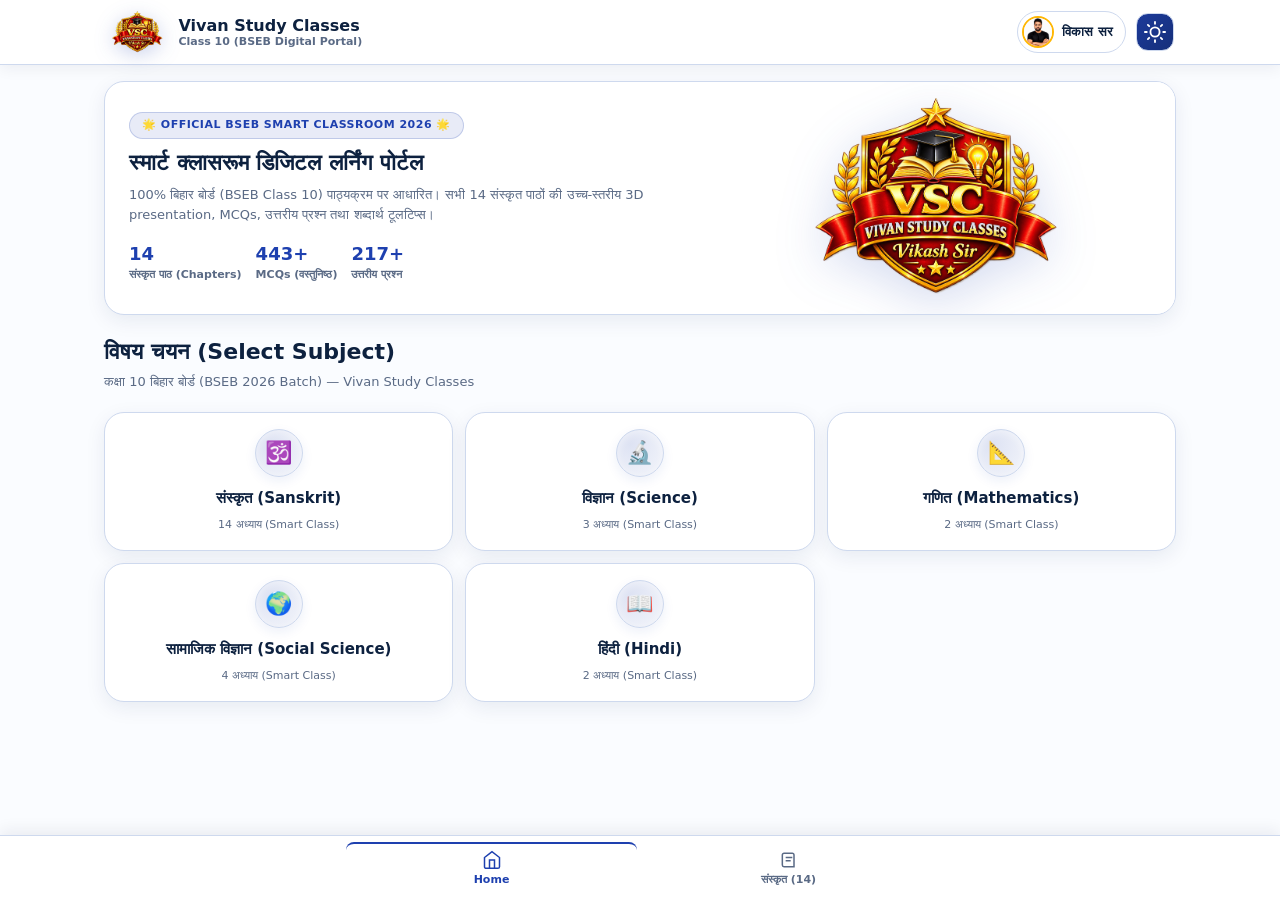
<file: index.html>
<!DOCTYPE html>
<html lang="hi" data-theme="light">
<head>
  <meta charset="UTF-8">
  <meta name="viewport" content="width=device-width, initial-scale=1.0">
  <title>Vivan Study Classes — Class 10 Bihar Board Portal</title>
  <meta name="description" content="Official Smart-Class & Learning Portal for Bihar Board (BSEB Class 10). Sanskrit, Science, Mathematics, SST, and Hindi.">
  <link rel="stylesheet" href="portal_style.css">
</head>
<body>

  <!-- Sticky Top Header Bar -->
  <div class="top">
    <div class="top-in">
      <div class="brand-wrap">
        <img src="assets/institute_logo.png" alt="Vivan Study Classes Logo" class="brand-logo-img" />
        <div class="brand">
          <span>Vivan Study Classes</span>
          <span class="brand-subtitle">Class 10 (BSEB Digital Portal)</span>
        </div>
      </div>

      <div class="header-right">
        <div class="header-teacher-badge">
          <img src="assets/founder_teacher_avatar.jpg" alt="Vikash Sir" class="teacher-avatar" />
          <span class="teacher-name">विकास सर</span>
        </div>

        <!-- Light / Dark Theme Toggle Button -->
        <button class="toggle" id="themeToggle" aria-label="Toggle theme">
          <svg width="22" height="22" viewBox="0 0 24 24" fill="none" stroke="var(--accent-fg)" stroke-width="2" stroke-linecap="round" stroke-linejoin="round">
            <circle cx="12" cy="12" r="5"/>
            <line x1="12" y1="1" x2="12" y2="3"/>
            <line x1="12" y1="21" x2="12" y2="23"/>
            <line x1="4.22" y1="4.22" x2="5.64" y2="5.64"/>
            <line x1="18.36" y1="18.36" x2="19.78" y2="19.78"/>
            <line x1="1" y1="12" x2="3" y2="12"/>
            <line x1="21" y1="12" x2="23" y2="12"/>
            <line x1="4.22" y1="19.78" x2="5.64" y2="18.36"/>
            <line x1="18.36" y1="5.64" x2="19.78" y2="4.22"/>
          </svg>
        </button>
      </div>
    </div>
  </div>

  <!-- Main Content Area -->
  <div class="wrap">

    <!-- Hero Showcase Card (Visible ONLY on Home / Subject Selection View) -->
    <div class="hero-card" id="heroCard">
      <div class="hero-body">
        <span class="hero-badge">🌟 OFFICIAL BSEB SMART CLASSROOM 2026 🌟</span>
        <h1 class="hero-title">स्मार्ट क्लासरूम डिजिटल लर्निंग पोर्टल</h1>
        <p class="hero-subtitle-text">
          100% बिहार बोर्ड (BSEB Class 10) पाठ्यक्रम पर आधारित। सभी 14 संस्कृत पाठों की उच्च-स्तरीय 3D presentation, MCQs, उत्तरीय प्रश्न तथा शब्दार्थ टूलटिप्स।
        </p>

        <div class="hero-stats-bar">
          <div class="hero-stat-item">
            <span class="hero-stat-val">14</span>
            <span class="hero-stat-lbl">संस्कृत पाठ (Chapters)</span>
          </div>
          <div class="hero-stat-item">
            <span class="hero-stat-val">443+</span>
            <span class="hero-stat-lbl">MCQs (वस्तुनिष्ठ)</span>
          </div>
          <div class="hero-stat-item">
            <span class="hero-stat-val">217+</span>
            <span class="hero-stat-lbl">उत्तरीय प्रश्न</span>
          </div>
        </div>
      </div>

      <div class="hero-img-container">
        <img src="assets/vsc_logo_transparent.png" alt="Vivan Study Emblem Logo" class="hero-img" />
      </div>
    </div>

    <!-- Dynamic Viewport (Switches between Subjects Grid & Chapters Grid with Subject Search Bar) -->
    <div id="mainContentWrap">
      <!-- Generated dynamically by portal_script.js -->
    </div>
  </div>

  <!-- Bottom Navigation Bar (2 Tabs Only) -->
  <div class="bottom">
    <div class="tabs">
      <div class="tab active" onclick="showSubjectsView()" aria-label="Home">
        <svg viewBox="0 0 24 24" fill="none" stroke="currentColor">
          <path d="M3 9l9-7 9 7v11a2 2 0 0 1-2 2H5a2 2 0 0 1-2-2z"/>
          <polyline points="9 22 9 12 15 12 15 22"/>
        </svg>
        <span>Home</span>
      </div>
      
      <div class="tab" onclick="showChaptersForSubject('sanskrit')" aria-label="Sanskrit">
        <svg viewBox="0 0 24 24" fill="none" stroke="currentColor">
          <path d="M4 6v12a2 2 0 0 0 2 2h12V6a2 2 0 0 0-2-2H6a2 2 0 0 0-2 2z"/>
          <path d="M8 9h8M8 13h6"/>
        </svg>
        <span>संस्कृत (14)</span>
      </div>
    </div>
  </div>

  <!-- Full Screen Presentation Viewer Modal -->
  <div class="viewer-modal" id="viewerModal">
    <div class="viewer-topbar">
      <button class="back-to-hub-btn" onclick="closeViewer()">
        ⬅ वापस जाएँ (Back to Classes Hub)
      </button>
      <span id="viewerTitle" style="font-weight: 800; font-size: 16px; color: var(--text);">Smart Class Viewport</span>
      <span style="font-weight: 700; font-size: 13px; color: var(--accent);">Vivan Study Classes</span>
    </div>
    <iframe id="viewerIframe" class="viewer-iframe" src="about:blank"></iframe>
  </div>

  <script src="portal_script.js"></script>
</body>
</html>
</file>
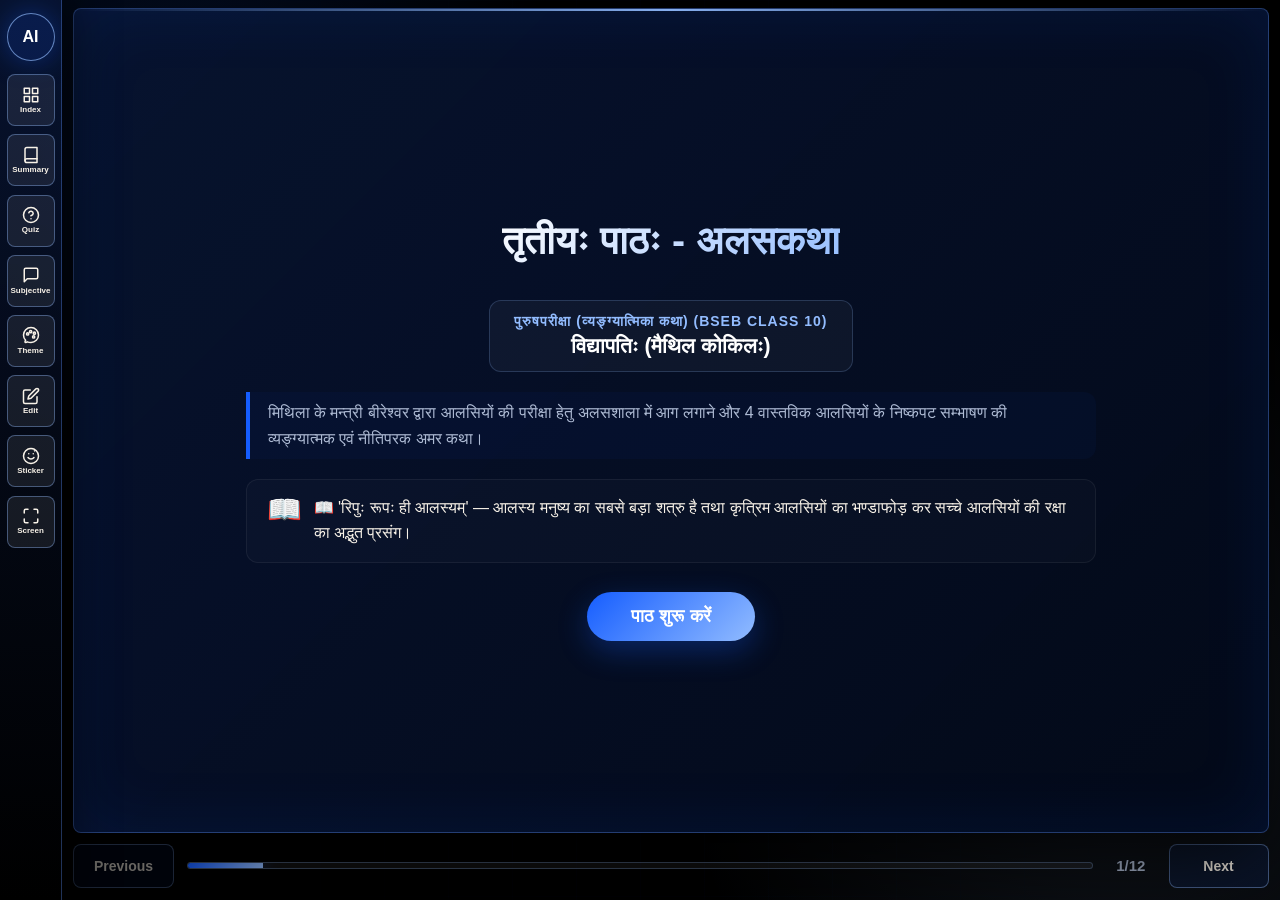
<file: alash khata/index.html>
<!DOCTYPE html>
<html lang="hi">
<head>
  <meta charset="UTF-8">
  <meta name="viewport" content="width=device-width, initial-scale=1.0">
  <title>तृतीयः पाठः - अलसकथा | Premium Smart-Class System</title>
  <link rel="stylesheet" href="style.css?v=28">
</head>
<body data-theme="royal">
  <main class="app-shell">
    <div class="board-grid" aria-hidden="true"></div>

    <aside class="icon-rail" aria-label="Smart class tools">
      <div class="brand-orbit" aria-label="AI">
        <span>AI</span>
      </div>

      <button class="rail-button" data-panel="index" aria-label="Index">
        <svg viewBox="0 0 24 24" aria-hidden="true">
          <rect x="3" y="3" width="7" height="7"/>
          <rect x="14" y="3" width="7" height="7"/>
          <rect x="14" y="14" width="7" height="7"/>
          <rect x="3" y="14" width="7" height="7"/>
        </svg>
        <span class="rail-btn-label">Index</span>
      </button>

      <button class="rail-button" data-panel="summary" aria-label="Summary">
        <svg viewBox="0 0 24 24" aria-hidden="true">
          <path d="M4 19.5A2.5 2.5 0 0 1 6.5 17H20"/>
          <path d="M6.5 2H20v20H6.5A2.5 2.5 0 0 1 4 19.5v-15A2.5 2.5 0 0 1 6.5 2z"/>
        </svg>
        <span class="rail-btn-label">Summary</span>
      </button>

      <button class="rail-button" data-panel="mcqs" aria-label="Quiz">
        <svg viewBox="0 0 24 24" aria-hidden="true">
          <circle cx="12" cy="12" r="10"/>
          <path d="M9.09 9a3 3 0 0 1 5.83 1c0 2-3 3-3 3"/>
          <line x1="12" y1="17" x2="12.01" y2="17"/>
        </svg>
        <span class="rail-btn-label">Quiz</span>
      </button>

      <button class="rail-button" data-panel="subjectives" aria-label="Subjective">
        <svg viewBox="0 0 24 24" aria-hidden="true">
          <path d="M21 15a2 2 0 0 1-2 2H7l-4 4V5a2 2 0 0 1 2-2h14a2 2 0 0 1 2 2z"/>
        </svg>
        <span class="rail-btn-label">Subjective</span>
      </button>

      <button class="rail-button" data-panel="themes" aria-label="Theme switcher">
        <svg viewBox="0 0 24 24" aria-hidden="true">
          <path d="M12 22C17.5228 22 22 17.5228 22 12C22 6.47715 17.5228 2 12 2C6.47715 2 2 6.47715 2 12C2 14.7255 3.09032 17.1962 4.85857 19C4.85857 19 4 20 4 21C4 22 5 22 5 22C6 22 7.00001 21.1414 7.00001 21.1414C8.50201 21.7007 10.1555 22 12 22Z"/>
          <circle cx="7.5" cy="10.5" r="1.5"/>
          <circle cx="11.5" cy="7.5" r="1.5"/>
          <circle cx="16.5" cy="9.5" r="1.5"/>
          <circle cx="15.5" cy="14.5" r="1.5"/>
        </svg>
        <span class="rail-btn-label">Theme</span>
      </button>

      <button class="rail-button" data-panel="edit" aria-label="Edit slide text">
        <svg viewBox="0 0 24 24" aria-hidden="true">
          <path d="M11 4H4a2 2 0 0 0-2 2v14a2 2 0 0 0 2 2h14a2 2 0 0 0 2-2v-7"/>
          <path d="M18.5 2.5a2.121 2.121 0 1 1 3 3L12 15l-4 1 1-4 9.5-9.5z"/>
        </svg>
        <span class="rail-btn-label">Edit</span>
      </button>

      <button class="rail-button" data-panel="stickers" aria-label="Sticker">
        <svg viewBox="0 0 24 24" aria-hidden="true">
          <circle cx="12" cy="12" r="10"/>
          <path d="M8 14s1.5 2 4 2 4-2 4-2"/>
          <line x1="9" y1="9" x2="9.01" y2="9"/>
          <line x1="15" y1="9" x2="15.01" y2="9"/>
          <path d="M17 3l.5 1.5L19 5l-1.5.5L17 7l-.5-1.5L15 5l1.5-.5z" fill="currentColor" stroke="none"/>
        </svg>
        <span class="rail-btn-label">Sticker</span>
      </button>

      <button id="fullscreenBtn" class="rail-button" aria-label="Fullscreen">
        <svg viewBox="0 0 24 24" aria-hidden="true">
          <path d="M8 3H5a2 2 0 0 0-2 2v3m18 0V5a2 2 0 0 0-2-2h-3m0 18h3a2 2 0 0 0 2-2v-3M3 16v3a2 2 0 0 0 2 2h3"/>
        </svg>
        <span class="rail-btn-label">Screen</span>
      </button>
    </aside>

    <section class="presentation">
      <section class="board-card">
        <article id="slideContent" class="board-content"></article>
      </section>

      <footer class="controls">
        <button id="prevBtn" class="nav-button">Previous</button>
        <div class="progress-shell" aria-hidden="true">
          <span id="progressFill"></span>
        </div>
        <div id="footerMeter" style="font-size: 15px; font-weight: 800; color: var(--muted); margin: 0 10px;">1/1</div>
        <button id="nextBtn" class="nav-button">Next</button>
      </footer>
    </section>

    <section id="sidePanel" class="side-panel" aria-hidden="true">
      <header class="panel-header">
        <div>
          <span id="panelEyebrow">Slide 1</span>
          <h2 id="panelTitle">Summary</h2>
        </div>
        <button id="closePanel" class="panel-close" aria-label="Close panel">
          <svg viewBox="0 0 24 24" aria-hidden="true">
            <path d="M18 6 6 18M6 6l12 12"/>
          </svg>
        </button>
      </header>
      <div id="panelBody" class="panel-body"></div>
    </section>
  </main>

  <script src="script.js?v=28"></script>
</body>
</html>
</file>
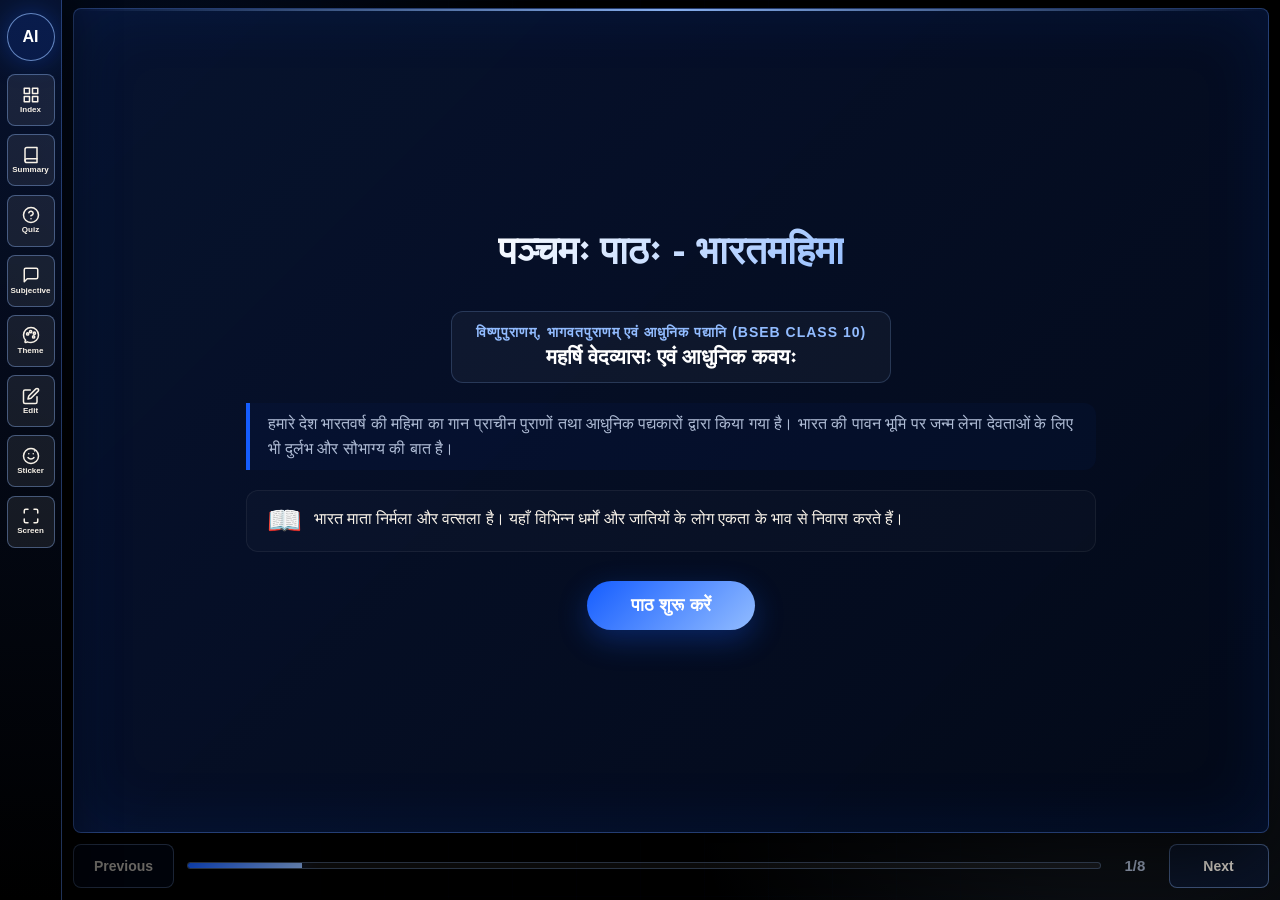
<file: bharat mahima/index.html>
<!DOCTYPE html>
<html lang="hi">
<head>
  <meta charset="UTF-8">
  <meta name="viewport" content="width=device-width, initial-scale=1.0">
  <title>पञ्चमः पाठः - भारतमहिमा | Vivan Study Classes</title>
  <link rel="stylesheet" href="style.css?v=28">
</head>
<body data-theme="royal">
  <main class="app-shell">
    <div class="board-grid" aria-hidden="true"></div>

    <aside class="icon-rail" aria-label="Smart class tools">
      <div class="brand-orbit" aria-label="AI">
        <span>AI</span>
      </div>

      <button class="rail-button" data-panel="index" aria-label="Index">
        <svg viewBox="0 0 24 24" aria-hidden="true">
          <rect x="3" y="3" width="7" height="7"/>
          <rect x="14" y="3" width="7" height="7"/>
          <rect x="14" y="14" width="7" height="7"/>
          <rect x="3" y="14" width="7" height="7"/>
        </svg>
        <span class="rail-btn-label">Index</span>
      </button>

      <button class="rail-button" data-panel="summary" aria-label="Summary">
        <svg viewBox="0 0 24 24" aria-hidden="true">
          <path d="M4 19.5A2.5 2.5 0 0 1 6.5 17H20"/>
          <path d="M6.5 2H20v20H6.5A2.5 2.5 0 0 1 4 19.5v-15A2.5 2.5 0 0 1 6.5 2z"/>
        </svg>
        <span class="rail-btn-label">Summary</span>
      </button>

      <button class="rail-button" data-panel="mcqs" aria-label="Quiz">
        <svg viewBox="0 0 24 24" aria-hidden="true">
          <circle cx="12" cy="12" r="10"/>
          <path d="M9.09 9a3 3 0 0 1 5.83 1c0 2-3 3-3 3"/>
          <line x1="12" y1="17" x2="12.01" y2="17"/>
        </svg>
        <span class="rail-btn-label">Quiz</span>
      </button>

      <button class="rail-button" data-panel="subjectives" aria-label="Subjective">
        <svg viewBox="0 0 24 24" aria-hidden="true">
          <path d="M21 15a2 2 0 0 1-2 2H7l-4 4V5a2 2 0 0 1 2-2h14a2 2 0 0 1 2 2z"/>
        </svg>
        <span class="rail-btn-label">Subjective</span>
      </button>

      <button class="rail-button" data-panel="themes" aria-label="Theme switcher">
        <svg viewBox="0 0 24 24" aria-hidden="true">
          <path d="M12 22C17.5228 22 22 17.5228 22 12C22 6.47715 17.5228 2 12 2C6.47715 2 2 6.47715 2 12C2 14.7255 3.09032 17.1962 4.85857 19C4.85857 19 4 20 4 21C4 22 5 22 5 22C6 22 7.00001 21.1414 7.00001 21.1414C8.50201 21.7007 10.1555 22 12 22Z"/>
          <circle cx="7.5" cy="10.5" r="1.5"/>
          <circle cx="11.5" cy="7.5" r="1.5"/>
          <circle cx="16.5" cy="9.5" r="1.5"/>
          <circle cx="15.5" cy="14.5" r="1.5"/>
        </svg>
        <span class="rail-btn-label">Theme</span>
      </button>

      <button class="rail-button" data-panel="edit" aria-label="Edit slide text">
        <svg viewBox="0 0 24 24" aria-hidden="true">
          <path d="M11 4H4a2 2 0 0 0-2 2v14a2 2 0 0 0 2 2h14a2 2 0 0 0 2-2v-7"/>
          <path d="M18.5 2.5a2.121 2.121 0 1 1 3 3L12 15l-4 1 1-4 9.5-9.5z"/>
        </svg>
        <span class="rail-btn-label">Edit</span>
      </button>

      <button class="rail-button" data-panel="stickers" aria-label="Sticker">
        <svg viewBox="0 0 24 24" aria-hidden="true">
          <circle cx="12" cy="12" r="10"/>
          <path d="M8 14s1.5 2 4 2 4-2 4-2"/>
          <line x1="9" y1="9" x2="9.01" y2="9"/>
          <line x1="15" y1="9" x2="15.01" y2="9"/>
          <path d="M17 3l.5 1.5L19 5l-1.5.5L17 7l-.5-1.5L15 5l1.5-.5z" fill="currentColor" stroke="none"/>
        </svg>
        <span class="rail-btn-label">Sticker</span>
      </button>

      <button id="fullscreenBtn" class="rail-button" aria-label="Fullscreen">
        <svg viewBox="0 0 24 24" aria-hidden="true">
          <path d="M8 3H5a2 2 0 0 0-2 2v3m18 0V5a2 2 0 0 0-2-2h-3m0 18h3a2 2 0 0 0 2-2v-3M3 16v3a2 2 0 0 0 2 2h3"/>
        </svg>
        <span class="rail-btn-label">Screen</span>
      </button>
    </aside>

    <section class="presentation">
      <section class="board-card">
        <article id="slideContent" class="board-content"></article>
      </section>

      <footer class="controls">
        <button id="prevBtn" class="nav-button">Previous</button>
        <div class="progress-shell" aria-hidden="true">
          <span id="progressFill"></span>
        </div>
        <div id="footerMeter" style="font-size: 15px; font-weight: 800; color: var(--muted); margin: 0 10px;">1/1</div>
        <button id="nextBtn" class="nav-button">Next</button>
      </footer>
    </section>

    <section id="sidePanel" class="side-panel" aria-hidden="true">
      <header class="panel-header">
        <div>
          <span id="panelEyebrow">Slide 1</span>
          <h2 id="panelTitle">Summary</h2>
        </div>
        <button id="closePanel" class="panel-close" aria-label="Close panel">
          <svg viewBox="0 0 24 24" aria-hidden="true">
            <path d="M18 6 6 18M6 6l12 12"/>
          </svg>
        </button>
      </header>
      <div id="panelBody" class="panel-body"></div>
    </section>
  </main>

  <script src="script.js?v=28"></script>
</body>
</html>
</file>
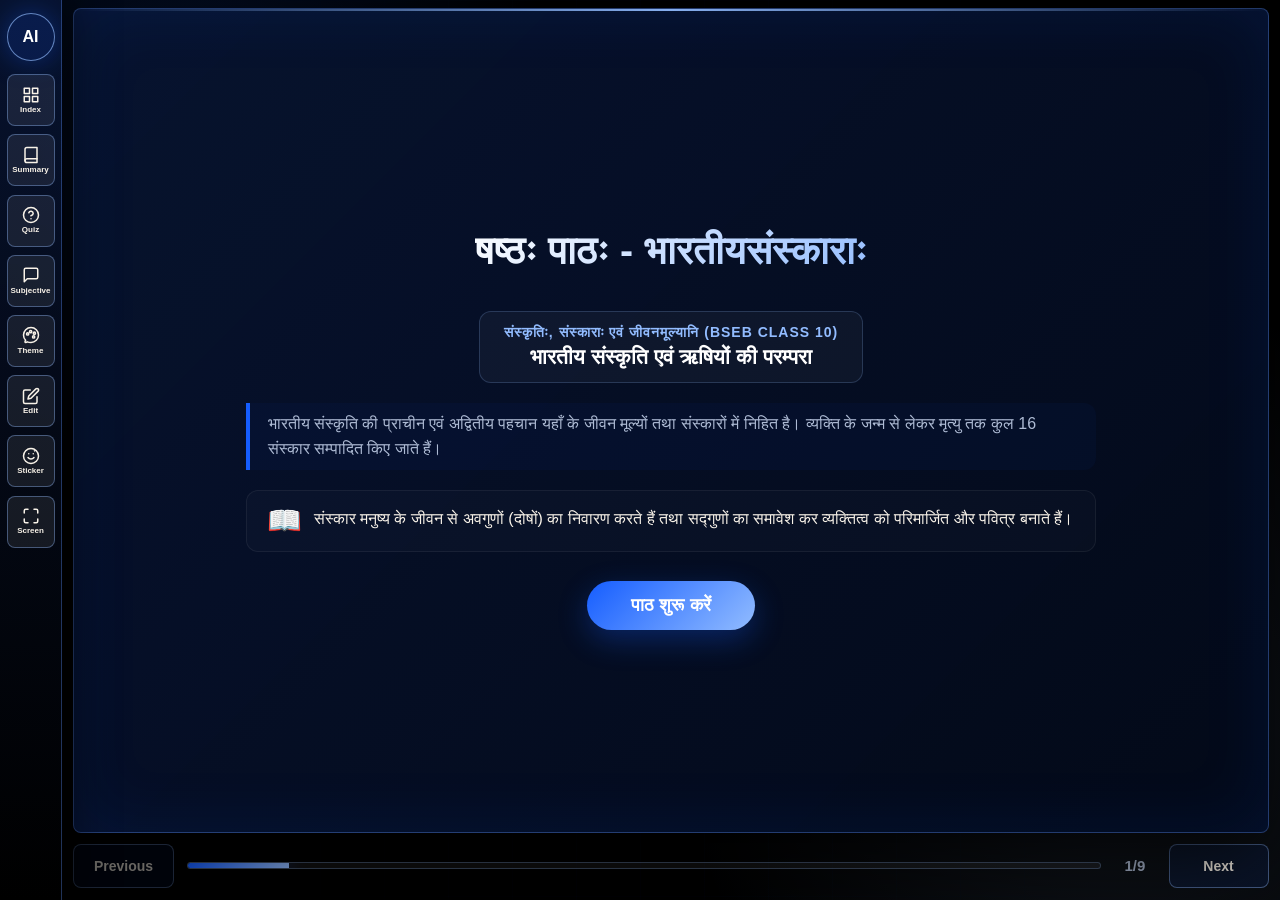
<file: Bhartiye sanskara/index.html>
<!DOCTYPE html>
<html lang="hi">
<head>
  <meta charset="UTF-8">
  <meta name="viewport" content="width=device-width, initial-scale=1.0">
  <title>षष्ठः पाठः - भारतीयसंस्काराः | Vivan Study Classes</title>
  <link rel="stylesheet" href="style.css?v=28">
</head>
<body data-theme="royal">
  <main class="app-shell">
    <div class="board-grid" aria-hidden="true"></div>

    <aside class="icon-rail" aria-label="Smart class tools">
      <div class="brand-orbit" aria-label="AI">
        <span>AI</span>
      </div>

      <button class="rail-button" data-panel="index" aria-label="Index">
        <svg viewBox="0 0 24 24" aria-hidden="true">
          <rect x="3" y="3" width="7" height="7"/>
          <rect x="14" y="3" width="7" height="7"/>
          <rect x="14" y="14" width="7" height="7"/>
          <rect x="3" y="14" width="7" height="7"/>
        </svg>
        <span class="rail-btn-label">Index</span>
      </button>

      <button class="rail-button" data-panel="summary" aria-label="Summary">
        <svg viewBox="0 0 24 24" aria-hidden="true">
          <path d="M4 19.5A2.5 2.5 0 0 1 6.5 17H20"/>
          <path d="M6.5 2H20v20H6.5A2.5 2.5 0 0 1 4 19.5v-15A2.5 2.5 0 0 1 6.5 2z"/>
        </svg>
        <span class="rail-btn-label">Summary</span>
      </button>

      <button class="rail-button" data-panel="mcqs" aria-label="Quiz">
        <svg viewBox="0 0 24 24" aria-hidden="true">
          <circle cx="12" cy="12" r="10"/>
          <path d="M9.09 9a3 3 0 0 1 5.83 1c0 2-3 3-3 3"/>
          <line x1="12" y1="17" x2="12.01" y2="17"/>
        </svg>
        <span class="rail-btn-label">Quiz</span>
      </button>

      <button class="rail-button" data-panel="subjectives" aria-label="Subjective">
        <svg viewBox="0 0 24 24" aria-hidden="true">
          <path d="M21 15a2 2 0 0 1-2 2H7l-4 4V5a2 2 0 0 1 2-2h14a2 2 0 0 1 2 2z"/>
        </svg>
        <span class="rail-btn-label">Subjective</span>
      </button>

      <button class="rail-button" data-panel="themes" aria-label="Theme switcher">
        <svg viewBox="0 0 24 24" aria-hidden="true">
          <path d="M12 22C17.5228 22 22 17.5228 22 12C22 6.47715 17.5228 2 12 2C6.47715 2 2 6.47715 2 12C2 14.7255 3.09032 17.1962 4.85857 19C4.85857 19 4 20 4 21C4 22 5 22 5 22C6 22 7.00001 21.1414 7.00001 21.1414C8.50201 21.7007 10.1555 22 12 22Z"/>
          <circle cx="7.5" cy="10.5" r="1.5"/>
          <circle cx="11.5" cy="7.5" r="1.5"/>
          <circle cx="16.5" cy="9.5" r="1.5"/>
          <circle cx="15.5" cy="14.5" r="1.5"/>
        </svg>
        <span class="rail-btn-label">Theme</span>
      </button>

      <button class="rail-button" data-panel="edit" aria-label="Edit slide text">
        <svg viewBox="0 0 24 24" aria-hidden="true">
          <path d="M11 4H4a2 2 0 0 0-2 2v14a2 2 0 0 0 2 2h14a2 2 0 0 0 2-2v-7"/>
          <path d="M18.5 2.5a2.121 2.121 0 1 1 3 3L12 15l-4 1 1-4 9.5-9.5z"/>
        </svg>
        <span class="rail-btn-label">Edit</span>
      </button>

      <button class="rail-button" data-panel="stickers" aria-label="Sticker">
        <svg viewBox="0 0 24 24" aria-hidden="true">
          <circle cx="12" cy="12" r="10"/>
          <path d="M8 14s1.5 2 4 2 4-2 4-2"/>
          <line x1="9" y1="9" x2="9.01" y2="9"/>
          <line x1="15" y1="9" x2="15.01" y2="9"/>
          <path d="M17 3l.5 1.5L19 5l-1.5.5L17 7l-.5-1.5L15 5l1.5-.5z" fill="currentColor" stroke="none"/>
        </svg>
        <span class="rail-btn-label">Sticker</span>
      </button>

      <button id="fullscreenBtn" class="rail-button" aria-label="Fullscreen">
        <svg viewBox="0 0 24 24" aria-hidden="true">
          <path d="M8 3H5a2 2 0 0 0-2 2v3m18 0V5a2 2 0 0 0-2-2h-3m0 18h3a2 2 0 0 0 2-2v-3M3 16v3a2 2 0 0 0 2 2h3"/>
        </svg>
        <span class="rail-btn-label">Screen</span>
      </button>
    </aside>

    <section class="presentation">
      <section class="board-card">
        <article id="slideContent" class="board-content"></article>
      </section>

      <footer class="controls">
        <button id="prevBtn" class="nav-button">Previous</button>
        <div class="progress-shell" aria-hidden="true">
          <span id="progressFill"></span>
        </div>
        <div id="footerMeter" style="font-size: 15px; font-weight: 800; color: var(--muted); margin: 0 10px;">1/1</div>
        <button id="nextBtn" class="nav-button">Next</button>
      </footer>
    </section>

    <section id="sidePanel" class="side-panel" aria-hidden="true">
      <header class="panel-header">
        <div>
          <span id="panelEyebrow">Slide 1</span>
          <h2 id="panelTitle">Summary</h2>
        </div>
        <button id="closePanel" class="panel-close" aria-label="Close panel">
          <svg viewBox="0 0 24 24" aria-hidden="true">
            <path d="M18 6 6 18M6 6l12 12"/>
          </svg>
        </button>
      </header>
      <div id="panelBody" class="panel-body"></div>
    </section>
  </main>

  <script src="script.js?v=28"></script>
</body>
</html>
</file>
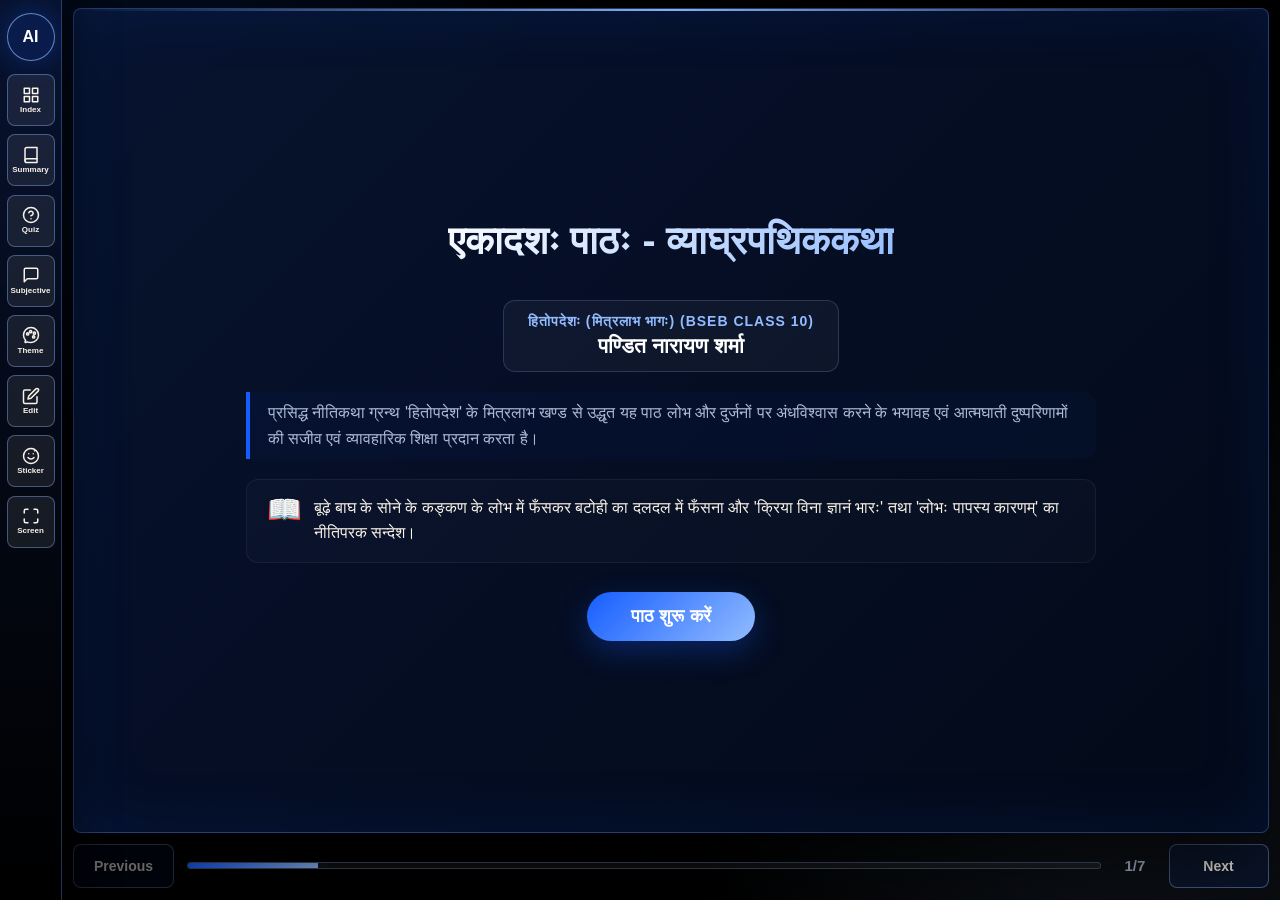
<file: bigharpathik/index.html>
<!DOCTYPE html>
<html lang="hi">
<head>
  <meta charset="UTF-8">
  <meta name="viewport" content="width=device-width, initial-scale=1.0">
  <title>षष्ठः पाठः - व्याघ्रपथिककथा | Vivan Study Classes</title>
  <link rel="stylesheet" href="style.css?v=28">
</head>
<body data-theme="royal">
  <main class="app-shell">
    <div class="board-grid" aria-hidden="true"></div>

    <aside class="icon-rail" aria-label="Smart class tools">
      <div class="brand-orbit" aria-label="AI">
        <span>AI</span>
      </div>

      <button class="rail-button" data-panel="index" aria-label="Index">
        <svg viewBox="0 0 24 24" aria-hidden="true">
          <rect x="3" y="3" width="7" height="7"/>
          <rect x="14" y="3" width="7" height="7"/>
          <rect x="14" y="14" width="7" height="7"/>
          <rect x="3" y="14" width="7" height="7"/>
        </svg>
        <span class="rail-btn-label">Index</span>
      </button>

      <button class="rail-button" data-panel="summary" aria-label="Summary">
        <svg viewBox="0 0 24 24" aria-hidden="true">
          <path d="M4 19.5A2.5 2.5 0 0 1 6.5 17H20"/>
          <path d="M6.5 2H20v20H6.5A2.5 2.5 0 0 1 4 19.5v-15A2.5 2.5 0 0 1 6.5 2z"/>
        </svg>
        <span class="rail-btn-label">Summary</span>
      </button>

      <button class="rail-button" data-panel="mcqs" aria-label="Quiz">
        <svg viewBox="0 0 24 24" aria-hidden="true">
          <circle cx="12" cy="12" r="10"/>
          <path d="M9.09 9a3 3 0 0 1 5.83 1c0 2-3 3-3 3"/>
          <line x1="12" y1="17" x2="12.01" y2="17"/>
        </svg>
        <span class="rail-btn-label">Quiz</span>
      </button>

      <button class="rail-button" data-panel="subjectives" aria-label="Subjective">
        <svg viewBox="0 0 24 24" aria-hidden="true">
          <path d="M21 15a2 2 0 0 1-2 2H7l-4 4V5a2 2 0 0 1 2-2h14a2 2 0 0 1 2 2z"/>
        </svg>
        <span class="rail-btn-label">Subjective</span>
      </button>

      <button class="rail-button" data-panel="themes" aria-label="Theme switcher">
        <svg viewBox="0 0 24 24" aria-hidden="true">
          <path d="M12 22C17.5228 22 22 17.5228 22 12C22 6.47715 17.5228 2 12 2C6.47715 2 2 6.47715 2 12C2 14.7255 3.09032 17.1962 4.85857 19C4.85857 19 4 20 4 21C4 22 5 22 5 22C6 22 7.00001 21.1414 7.00001 21.1414C8.50201 21.7007 10.1555 22 12 22Z"/>
          <circle cx="7.5" cy="10.5" r="1.5"/>
          <circle cx="11.5" cy="7.5" r="1.5"/>
          <circle cx="16.5" cy="9.5" r="1.5"/>
          <circle cx="15.5" cy="14.5" r="1.5"/>
        </svg>
        <span class="rail-btn-label">Theme</span>
      </button>

      <button class="rail-button" data-panel="edit" aria-label="Edit slide text">
        <svg viewBox="0 0 24 24" aria-hidden="true">
          <path d="M11 4H4a2 2 0 0 0-2 2v14a2 2 0 0 0 2 2h14a2 2 0 0 0 2-2v-7"/>
          <path d="M18.5 2.5a2.121 2.121 0 1 1 3 3L12 15l-4 1 1-4 9.5-9.5z"/>
        </svg>
        <span class="rail-btn-label">Edit</span>
      </button>

      <button class="rail-button" data-panel="stickers" aria-label="Sticker">
        <svg viewBox="0 0 24 24" aria-hidden="true">
          <circle cx="12" cy="12" r="10"/>
          <path d="M8 14s1.5 2 4 2 4-2 4-2"/>
          <line x1="9" y1="9" x2="9.01" y2="9"/>
          <line x1="15" y1="9" x2="15.01" y2="9"/>
          <path d="M17 3l.5 1.5L19 5l-1.5.5L17 7l-.5-1.5L15 5l1.5-.5z" fill="currentColor" stroke="none"/>
        </svg>
        <span class="rail-btn-label">Sticker</span>
      </button>

      <button id="fullscreenBtn" class="rail-button" aria-label="Fullscreen">
        <svg viewBox="0 0 24 24" aria-hidden="true">
          <path d="M8 3H5a2 2 0 0 0-2 2v3m18 0V5a2 2 0 0 0-2-2h-3m0 18h3a2 2 0 0 0 2-2v-3M3 16v3a2 2 0 0 0 2 2h3"/>
        </svg>
        <span class="rail-btn-label">Screen</span>
      </button>
    </aside>

    <section class="presentation">
      <section class="board-card">
        <article id="slideContent" class="board-content"></article>
      </section>

      <footer class="controls">
        <button id="prevBtn" class="nav-button">Previous</button>
        <div class="progress-shell" aria-hidden="true">
          <span id="progressFill"></span>
        </div>
        <div id="footerMeter" style="font-size: 15px; font-weight: 800; color: var(--muted); margin: 0 10px;">1/1</div>
        <button id="nextBtn" class="nav-button">Next</button>
      </footer>
    </section>

    <section id="sidePanel" class="side-panel" aria-hidden="true">
      <header class="panel-header">
        <div>
          <span id="panelEyebrow">Slide 1</span>
          <h2 id="panelTitle">Summary</h2>
        </div>
        <button id="closePanel" class="panel-close" aria-label="Close panel">
          <svg viewBox="0 0 24 24" aria-hidden="true">
            <path d="M18 6 6 18M6 6l12 12"/>
          </svg>
        </button>
      </header>
      <div id="panelBody" class="panel-body"></div>
    </section>
  </main>

  <script src="script.js?v=28"></script>
</body>
</html>
</file>
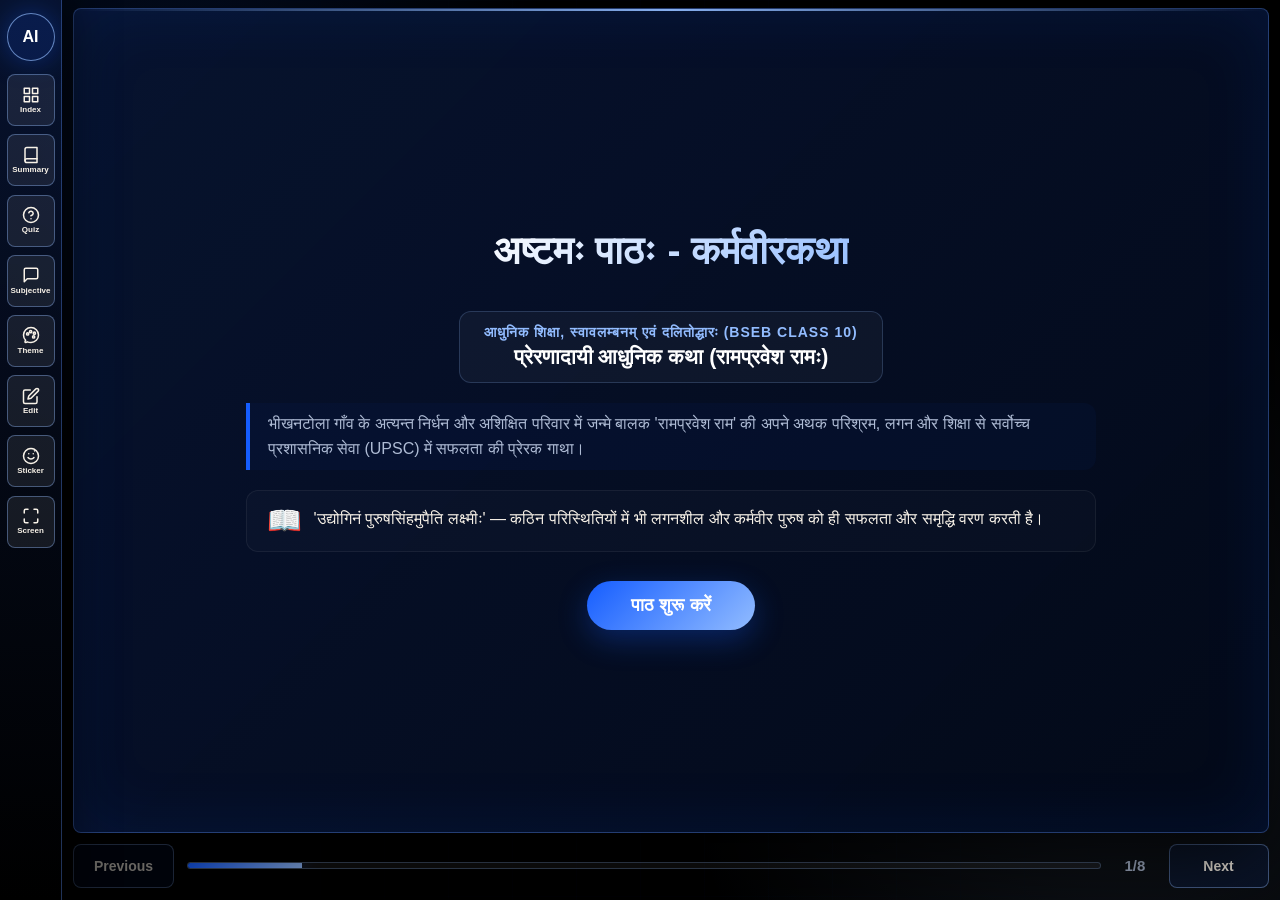
<file: Karambeer katha/index.html>
<!DOCTYPE html>
<html lang="hi">
<head>
  <meta charset="UTF-8">
  <meta name="viewport" content="width=device-width, initial-scale=1.0">
  <title>नवमः पाठः - कर्मवीरकथा | Vivan Study Classes</title>
  <link rel="stylesheet" href="style.css?v=28">
</head>
<body data-theme="royal">
  <main class="app-shell">
    <div class="board-grid" aria-hidden="true"></div>

    <aside class="icon-rail" aria-label="Smart class tools">
      <div class="brand-orbit" aria-label="AI">
        <span>AI</span>
      </div>

      <button class="rail-button" data-panel="index" aria-label="Index">
        <svg viewBox="0 0 24 24" aria-hidden="true">
          <rect x="3" y="3" width="7" height="7"/>
          <rect x="14" y="3" width="7" height="7"/>
          <rect x="14" y="14" width="7" height="7"/>
          <rect x="3" y="14" width="7" height="7"/>
        </svg>
        <span class="rail-btn-label">Index</span>
      </button>

      <button class="rail-button" data-panel="summary" aria-label="Summary">
        <svg viewBox="0 0 24 24" aria-hidden="true">
          <path d="M4 19.5A2.5 2.5 0 0 1 6.5 17H20"/>
          <path d="M6.5 2H20v20H6.5A2.5 2.5 0 0 1 4 19.5v-15A2.5 2.5 0 0 1 6.5 2z"/>
        </svg>
        <span class="rail-btn-label">Summary</span>
      </button>

      <button class="rail-button" data-panel="mcqs" aria-label="Quiz">
        <svg viewBox="0 0 24 24" aria-hidden="true">
          <circle cx="12" cy="12" r="10"/>
          <path d="M9.09 9a3 3 0 0 1 5.83 1c0 2-3 3-3 3"/>
          <line x1="12" y1="17" x2="12.01" y2="17"/>
        </svg>
        <span class="rail-btn-label">Quiz</span>
      </button>

      <button class="rail-button" data-panel="subjectives" aria-label="Subjective">
        <svg viewBox="0 0 24 24" aria-hidden="true">
          <path d="M21 15a2 2 0 0 1-2 2H7l-4 4V5a2 2 0 0 1 2-2h14a2 2 0 0 1 2 2z"/>
        </svg>
        <span class="rail-btn-label">Subjective</span>
      </button>

      <button class="rail-button" data-panel="themes" aria-label="Theme switcher">
        <svg viewBox="0 0 24 24" aria-hidden="true">
          <path d="M12 22C17.5228 22 22 17.5228 22 12C22 6.47715 17.5228 2 12 2C6.47715 2 2 6.47715 2 12C2 14.7255 3.09032 17.1962 4.85857 19C4.85857 19 4 20 4 21C4 22 5 22 5 22C6 22 7.00001 21.1414 7.00001 21.1414C8.50201 21.7007 10.1555 22 12 22Z"/>
          <circle cx="7.5" cy="10.5" r="1.5"/>
          <circle cx="11.5" cy="7.5" r="1.5"/>
          <circle cx="16.5" cy="9.5" r="1.5"/>
          <circle cx="15.5" cy="14.5" r="1.5"/>
        </svg>
        <span class="rail-btn-label">Theme</span>
      </button>

      <button class="rail-button" data-panel="edit" aria-label="Edit slide text">
        <svg viewBox="0 0 24 24" aria-hidden="true">
          <path d="M11 4H4a2 2 0 0 0-2 2v14a2 2 0 0 0 2 2h14a2 2 0 0 0 2-2v-7"/>
          <path d="M18.5 2.5a2.121 2.121 0 1 1 3 3L12 15l-4 1 1-4 9.5-9.5z"/>
        </svg>
        <span class="rail-btn-label">Edit</span>
      </button>

      <button class="rail-button" data-panel="stickers" aria-label="Sticker">
        <svg viewBox="0 0 24 24" aria-hidden="true">
          <circle cx="12" cy="12" r="10"/>
          <path d="M8 14s1.5 2 4 2 4-2 4-2"/>
          <line x1="9" y1="9" x2="9.01" y2="9"/>
          <line x1="15" y1="9" x2="15.01" y2="9"/>
          <path d="M17 3l.5 1.5L19 5l-1.5.5L17 7l-.5-1.5L15 5l1.5-.5z" fill="currentColor" stroke="none"/>
        </svg>
        <span class="rail-btn-label">Sticker</span>
      </button>

      <button id="fullscreenBtn" class="rail-button" aria-label="Fullscreen">
        <svg viewBox="0 0 24 24" aria-hidden="true">
          <path d="M8 3H5a2 2 0 0 0-2 2v3m18 0V5a2 2 0 0 0-2-2h-3m0 18h3a2 2 0 0 0 2-2v-3M3 16v3a2 2 0 0 0 2 2h3"/>
        </svg>
        <span class="rail-btn-label">Screen</span>
      </button>
    </aside>

    <section class="presentation">
      <section class="board-card">
        <article id="slideContent" class="board-content"></article>
      </section>

      <footer class="controls">
        <button id="prevBtn" class="nav-button">Previous</button>
        <div class="progress-shell" aria-hidden="true">
          <span id="progressFill"></span>
        </div>
        <div id="footerMeter" style="font-size: 15px; font-weight: 800; color: var(--muted); margin: 0 10px;">1/1</div>
        <button id="nextBtn" class="nav-button">Next</button>
      </footer>
    </section>

    <section id="sidePanel" class="side-panel" aria-hidden="true">
      <header class="panel-header">
        <div>
          <span id="panelEyebrow">Slide 1</span>
          <h2 id="panelTitle">Summary</h2>
        </div>
        <button id="closePanel" class="panel-close" aria-label="Close panel">
          <svg viewBox="0 0 24 24" aria-hidden="true">
            <path d="M18 6 6 18M6 6l12 12"/>
          </svg>
        </button>
      </header>
      <div id="panelBody" class="panel-body"></div>
    </section>
  </main>

  <script src="script.js?v=28"></script>
</body>
</html>
</file>
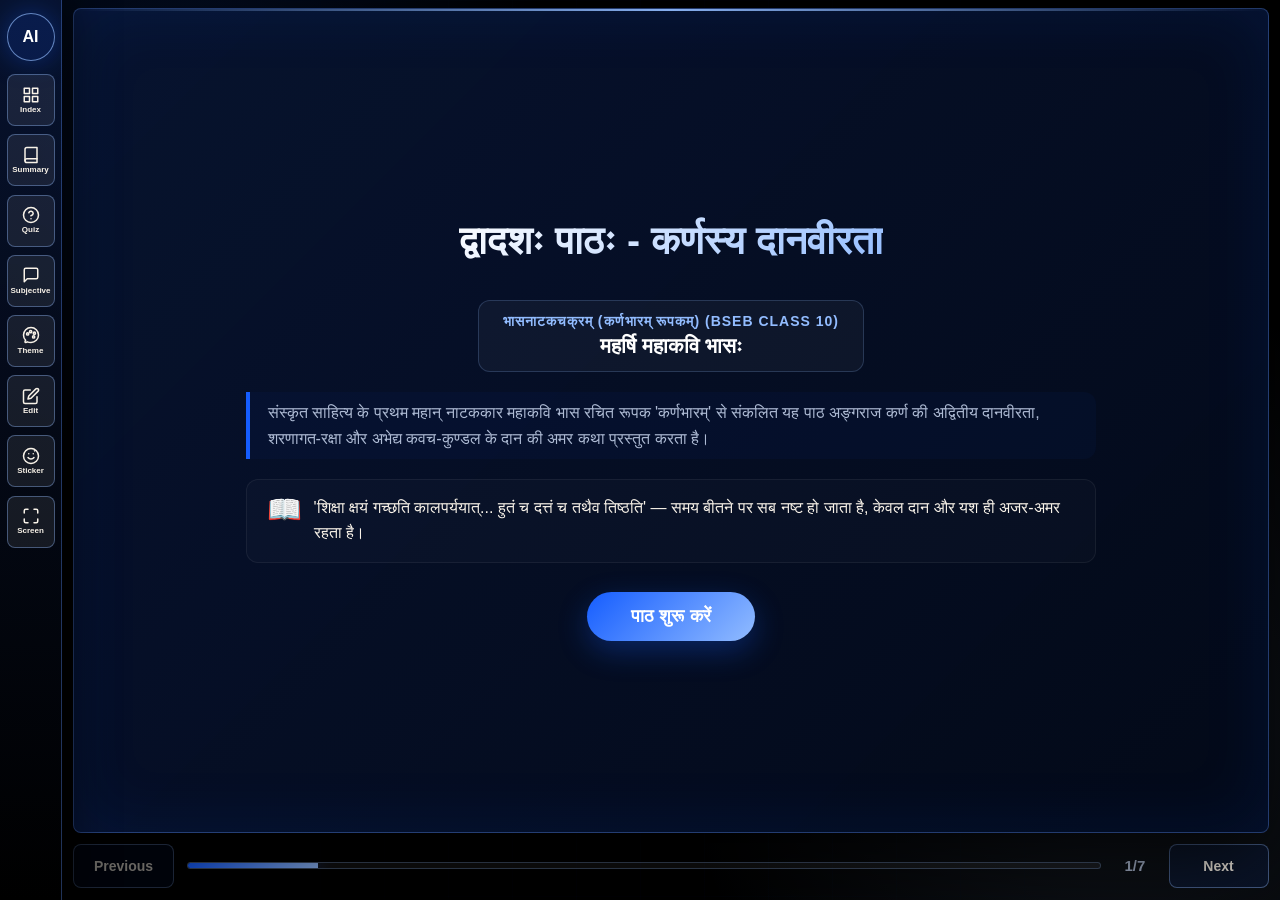
<file: karnsdanvirta/index.html>
<!DOCTYPE html>
<html lang="hi">
<head>
  <meta charset="UTF-8">
  <meta name="viewport" content="width=device-width, initial-scale=1.0">
  <title>षष्ठः पाठः - कर्णस्य दानवीरता | Vivan Study Classes</title>
  <link rel="stylesheet" href="style.css?v=28">
</head>
<body data-theme="royal">
  <main class="app-shell">
    <div class="board-grid" aria-hidden="true"></div>

    <aside class="icon-rail" aria-label="Smart class tools">
      <div class="brand-orbit" aria-label="AI">
        <span>AI</span>
      </div>

      <button class="rail-button" data-panel="index" aria-label="Index">
        <svg viewBox="0 0 24 24" aria-hidden="true">
          <rect x="3" y="3" width="7" height="7"/>
          <rect x="14" y="3" width="7" height="7"/>
          <rect x="14" y="14" width="7" height="7"/>
          <rect x="3" y="14" width="7" height="7"/>
        </svg>
        <span class="rail-btn-label">Index</span>
      </button>

      <button class="rail-button" data-panel="summary" aria-label="Summary">
        <svg viewBox="0 0 24 24" aria-hidden="true">
          <path d="M4 19.5A2.5 2.5 0 0 1 6.5 17H20"/>
          <path d="M6.5 2H20v20H6.5A2.5 2.5 0 0 1 4 19.5v-15A2.5 2.5 0 0 1 6.5 2z"/>
        </svg>
        <span class="rail-btn-label">Summary</span>
      </button>

      <button class="rail-button" data-panel="mcqs" aria-label="Quiz">
        <svg viewBox="0 0 24 24" aria-hidden="true">
          <circle cx="12" cy="12" r="10"/>
          <path d="M9.09 9a3 3 0 0 1 5.83 1c0 2-3 3-3 3"/>
          <line x1="12" y1="17" x2="12.01" y2="17"/>
        </svg>
        <span class="rail-btn-label">Quiz</span>
      </button>

      <button class="rail-button" data-panel="subjectives" aria-label="Subjective">
        <svg viewBox="0 0 24 24" aria-hidden="true">
          <path d="M21 15a2 2 0 0 1-2 2H7l-4 4V5a2 2 0 0 1 2-2h14a2 2 0 0 1 2 2z"/>
        </svg>
        <span class="rail-btn-label">Subjective</span>
      </button>

      <button class="rail-button" data-panel="themes" aria-label="Theme switcher">
        <svg viewBox="0 0 24 24" aria-hidden="true">
          <path d="M12 22C17.5228 22 22 17.5228 22 12C22 6.47715 17.5228 2 12 2C6.47715 2 2 6.47715 2 12C2 14.7255 3.09032 17.1962 4.85857 19C4.85857 19 4 20 4 21C4 22 5 22 5 22C6 22 7.00001 21.1414 7.00001 21.1414C8.50201 21.7007 10.1555 22 12 22Z"/>
          <circle cx="7.5" cy="10.5" r="1.5"/>
          <circle cx="11.5" cy="7.5" r="1.5"/>
          <circle cx="16.5" cy="9.5" r="1.5"/>
          <circle cx="15.5" cy="14.5" r="1.5"/>
        </svg>
        <span class="rail-btn-label">Theme</span>
      </button>

      <button class="rail-button" data-panel="edit" aria-label="Edit slide text">
        <svg viewBox="0 0 24 24" aria-hidden="true">
          <path d="M11 4H4a2 2 0 0 0-2 2v14a2 2 0 0 0 2 2h14a2 2 0 0 0 2-2v-7"/>
          <path d="M18.5 2.5a2.121 2.121 0 1 1 3 3L12 15l-4 1 1-4 9.5-9.5z"/>
        </svg>
        <span class="rail-btn-label">Edit</span>
      </button>

      <button class="rail-button" data-panel="stickers" aria-label="Sticker">
        <svg viewBox="0 0 24 24" aria-hidden="true">
          <circle cx="12" cy="12" r="10"/>
          <path d="M8 14s1.5 2 4 2 4-2 4-2"/>
          <line x1="9" y1="9" x2="9.01" y2="9"/>
          <line x1="15" y1="9" x2="15.01" y2="9"/>
          <path d="M17 3l.5 1.5L19 5l-1.5.5L17 7l-.5-1.5L15 5l1.5-.5z" fill="currentColor" stroke="none"/>
        </svg>
        <span class="rail-btn-label">Sticker</span>
      </button>

      <button id="fullscreenBtn" class="rail-button" aria-label="Fullscreen">
        <svg viewBox="0 0 24 24" aria-hidden="true">
          <path d="M8 3H5a2 2 0 0 0-2 2v3m18 0V5a2 2 0 0 0-2-2h-3m0 18h3a2 2 0 0 0 2-2v-3M3 16v3a2 2 0 0 0 2 2h3"/>
        </svg>
        <span class="rail-btn-label">Screen</span>
      </button>
    </aside>

    <section class="presentation">
      <section class="board-card">
        <article id="slideContent" class="board-content"></article>
      </section>

      <footer class="controls">
        <button id="prevBtn" class="nav-button">Previous</button>
        <div class="progress-shell" aria-hidden="true">
          <span id="progressFill"></span>
        </div>
        <div id="footerMeter" style="font-size: 15px; font-weight: 800; color: var(--muted); margin: 0 10px;">1/1</div>
        <button id="nextBtn" class="nav-button">Next</button>
      </footer>
    </section>

    <section id="sidePanel" class="side-panel" aria-hidden="true">
      <header class="panel-header">
        <div>
          <span id="panelEyebrow">Slide 1</span>
          <h2 id="panelTitle">Summary</h2>
        </div>
        <button id="closePanel" class="panel-close" aria-label="Close panel">
          <svg viewBox="0 0 24 24" aria-hidden="true">
            <path d="M18 6 6 18M6 6l12 12"/>
          </svg>
        </button>
      </header>
      <div id="panelBody" class="panel-body"></div>
    </section>
  </main>

  <script src="script.js?v=28"></script>
</body>
</html>
</file>
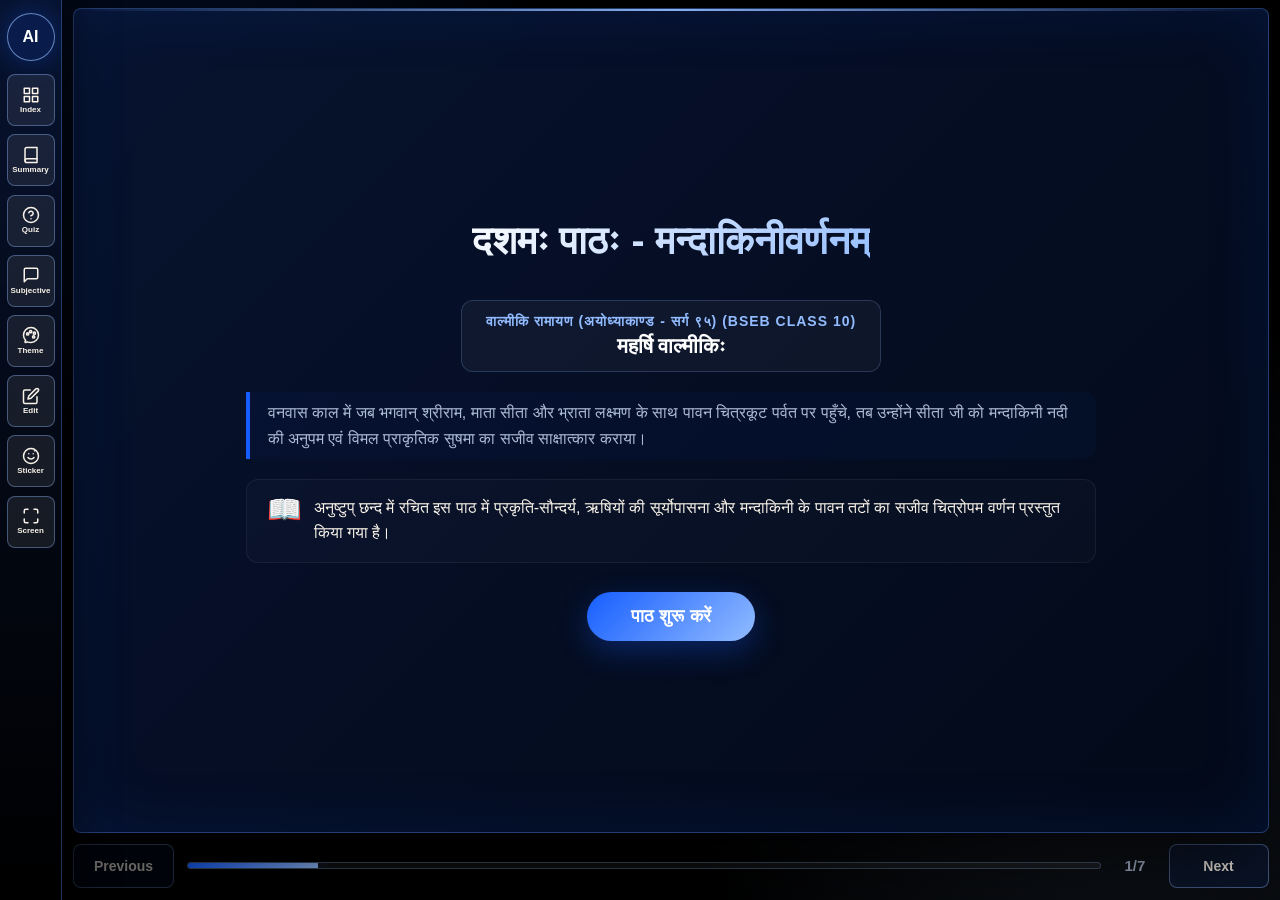
<file: mandakni8barnam/index.html>
<!DOCTYPE html>
<html lang="hi">
<head>
  <meta charset="UTF-8">
  <meta name="viewport" content="width=device-width, initial-scale=1.0">
  <title>षष्ठः पाठः - मन्दाकिनीवर्णनम् | Vivan Study Classes</title>
  <link rel="stylesheet" href="style.css?v=28">
</head>
<body data-theme="royal">
  <main class="app-shell">
    <div class="board-grid" aria-hidden="true"></div>

    <aside class="icon-rail" aria-label="Smart class tools">
      <div class="brand-orbit" aria-label="AI">
        <span>AI</span>
      </div>

      <button class="rail-button" data-panel="index" aria-label="Index">
        <svg viewBox="0 0 24 24" aria-hidden="true">
          <rect x="3" y="3" width="7" height="7"/>
          <rect x="14" y="3" width="7" height="7"/>
          <rect x="14" y="14" width="7" height="7"/>
          <rect x="3" y="14" width="7" height="7"/>
        </svg>
        <span class="rail-btn-label">Index</span>
      </button>

      <button class="rail-button" data-panel="summary" aria-label="Summary">
        <svg viewBox="0 0 24 24" aria-hidden="true">
          <path d="M4 19.5A2.5 2.5 0 0 1 6.5 17H20"/>
          <path d="M6.5 2H20v20H6.5A2.5 2.5 0 0 1 4 19.5v-15A2.5 2.5 0 0 1 6.5 2z"/>
        </svg>
        <span class="rail-btn-label">Summary</span>
      </button>

      <button class="rail-button" data-panel="mcqs" aria-label="Quiz">
        <svg viewBox="0 0 24 24" aria-hidden="true">
          <circle cx="12" cy="12" r="10"/>
          <path d="M9.09 9a3 3 0 0 1 5.83 1c0 2-3 3-3 3"/>
          <line x1="12" y1="17" x2="12.01" y2="17"/>
        </svg>
        <span class="rail-btn-label">Quiz</span>
      </button>

      <button class="rail-button" data-panel="subjectives" aria-label="Subjective">
        <svg viewBox="0 0 24 24" aria-hidden="true">
          <path d="M21 15a2 2 0 0 1-2 2H7l-4 4V5a2 2 0 0 1 2-2h14a2 2 0 0 1 2 2z"/>
        </svg>
        <span class="rail-btn-label">Subjective</span>
      </button>

      <button class="rail-button" data-panel="themes" aria-label="Theme switcher">
        <svg viewBox="0 0 24 24" aria-hidden="true">
          <path d="M12 22C17.5228 22 22 17.5228 22 12C22 6.47715 17.5228 2 12 2C6.47715 2 2 6.47715 2 12C2 14.7255 3.09032 17.1962 4.85857 19C4.85857 19 4 20 4 21C4 22 5 22 5 22C6 22 7.00001 21.1414 7.00001 21.1414C8.50201 21.7007 10.1555 22 12 22Z"/>
          <circle cx="7.5" cy="10.5" r="1.5"/>
          <circle cx="11.5" cy="7.5" r="1.5"/>
          <circle cx="16.5" cy="9.5" r="1.5"/>
          <circle cx="15.5" cy="14.5" r="1.5"/>
        </svg>
        <span class="rail-btn-label">Theme</span>
      </button>

      <button class="rail-button" data-panel="edit" aria-label="Edit slide text">
        <svg viewBox="0 0 24 24" aria-hidden="true">
          <path d="M11 4H4a2 2 0 0 0-2 2v14a2 2 0 0 0 2 2h14a2 2 0 0 0 2-2v-7"/>
          <path d="M18.5 2.5a2.121 2.121 0 1 1 3 3L12 15l-4 1 1-4 9.5-9.5z"/>
        </svg>
        <span class="rail-btn-label">Edit</span>
      </button>

      <button class="rail-button" data-panel="stickers" aria-label="Sticker">
        <svg viewBox="0 0 24 24" aria-hidden="true">
          <circle cx="12" cy="12" r="10"/>
          <path d="M8 14s1.5 2 4 2 4-2 4-2"/>
          <line x1="9" y1="9" x2="9.01" y2="9"/>
          <line x1="15" y1="9" x2="15.01" y2="9"/>
          <path d="M17 3l.5 1.5L19 5l-1.5.5L17 7l-.5-1.5L15 5l1.5-.5z" fill="currentColor" stroke="none"/>
        </svg>
        <span class="rail-btn-label">Sticker</span>
      </button>

      <button id="fullscreenBtn" class="rail-button" aria-label="Fullscreen">
        <svg viewBox="0 0 24 24" aria-hidden="true">
          <path d="M8 3H5a2 2 0 0 0-2 2v3m18 0V5a2 2 0 0 0-2-2h-3m0 18h3a2 2 0 0 0 2-2v-3M3 16v3a2 2 0 0 0 2 2h3"/>
        </svg>
        <span class="rail-btn-label">Screen</span>
      </button>
    </aside>

    <section class="presentation">
      <section class="board-card">
        <article id="slideContent" class="board-content"></article>
      </section>

      <footer class="controls">
        <button id="prevBtn" class="nav-button">Previous</button>
        <div class="progress-shell" aria-hidden="true">
          <span id="progressFill"></span>
        </div>
        <div id="footerMeter" style="font-size: 15px; font-weight: 800; color: var(--muted); margin: 0 10px;">1/1</div>
        <button id="nextBtn" class="nav-button">Next</button>
      </footer>
    </section>

    <section id="sidePanel" class="side-panel" aria-hidden="true">
      <header class="panel-header">
        <div>
          <span id="panelEyebrow">Slide 1</span>
          <h2 id="panelTitle">Summary</h2>
        </div>
        <button id="closePanel" class="panel-close" aria-label="Close panel">
          <svg viewBox="0 0 24 24" aria-hidden="true">
            <path d="M18 6 6 18M6 6l12 12"/>
          </svg>
        </button>
      </header>
      <div id="panelBody" class="panel-body"></div>
    </section>
  </main>

  <script src="script.js?v=28"></script>
</body>
</html>
</file>
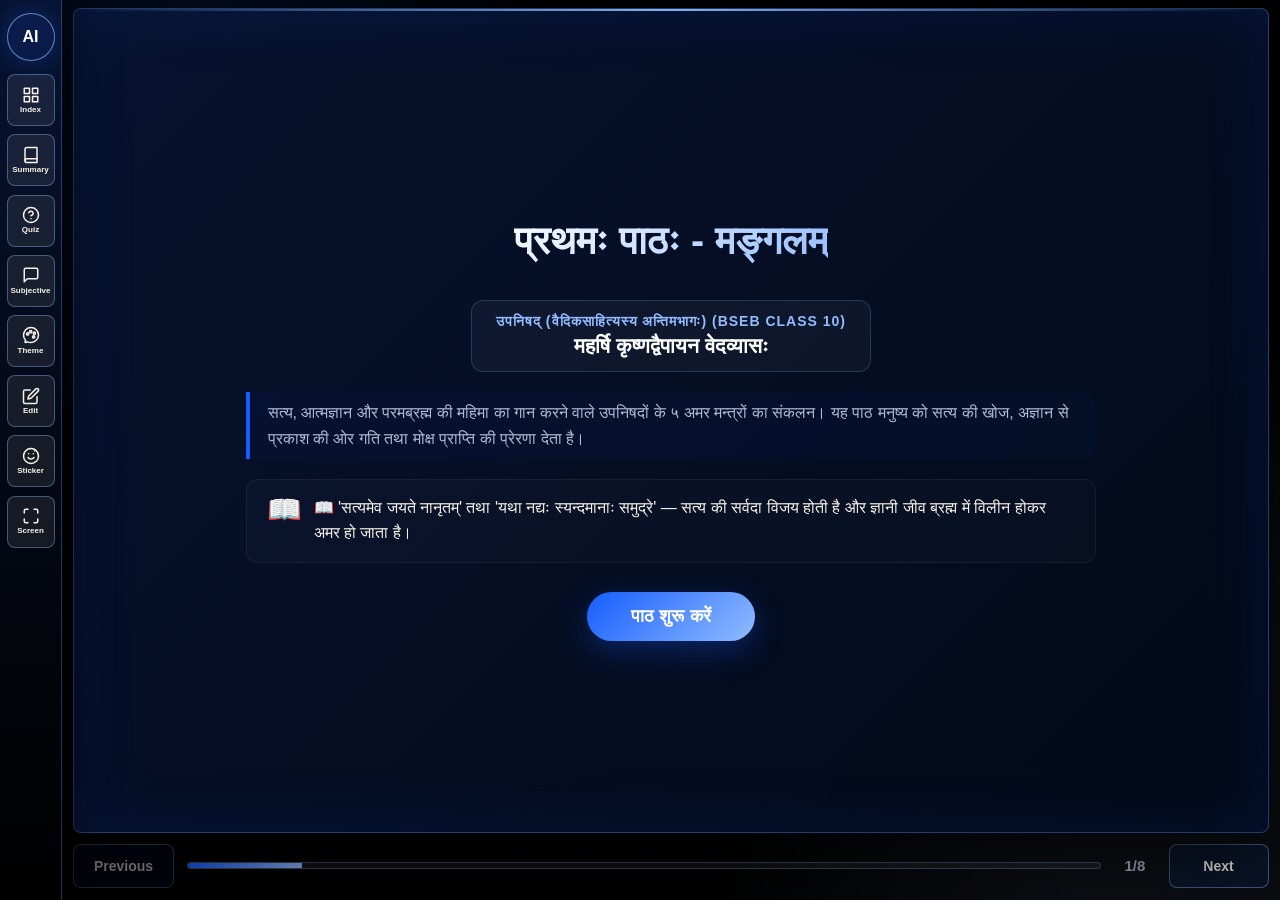
<file: manglam/index.html>
<!DOCTYPE html>
<html lang="hi">
<head>
  <meta charset="UTF-8">
  <meta name="viewport" content="width=device-width, initial-scale=1.0">
  <title>प्रथमः पाठः - मङ्गलम् | Premium Smart-Class System</title>
  <link rel="stylesheet" href="style.css?v=28">
</head>
<body data-theme="royal">
  <main class="app-shell">
    <div class="board-grid" aria-hidden="true"></div>

    <aside class="icon-rail" aria-label="Smart class tools">
      <div class="brand-orbit" aria-label="AI">
        <span>AI</span>
      </div>

      <button class="rail-button" data-panel="index" aria-label="Index">
        <svg viewBox="0 0 24 24" aria-hidden="true">
          <rect x="3" y="3" width="7" height="7"/>
          <rect x="14" y="3" width="7" height="7"/>
          <rect x="14" y="14" width="7" height="7"/>
          <rect x="3" y="14" width="7" height="7"/>
        </svg>
        <span class="rail-btn-label">Index</span>
      </button>

      <button class="rail-button" data-panel="summary" aria-label="Summary">
        <svg viewBox="0 0 24 24" aria-hidden="true">
          <path d="M4 19.5A2.5 2.5 0 0 1 6.5 17H20"/>
          <path d="M6.5 2H20v20H6.5A2.5 2.5 0 0 1 4 19.5v-15A2.5 2.5 0 0 1 6.5 2z"/>
        </svg>
        <span class="rail-btn-label">Summary</span>
      </button>

      <button class="rail-button" data-panel="mcqs" aria-label="Quiz">
        <svg viewBox="0 0 24 24" aria-hidden="true">
          <circle cx="12" cy="12" r="10"/>
          <path d="M9.09 9a3 3 0 0 1 5.83 1c0 2-3 3-3 3"/>
          <line x1="12" y1="17" x2="12.01" y2="17"/>
        </svg>
        <span class="rail-btn-label">Quiz</span>
      </button>

      <button class="rail-button" data-panel="subjectives" aria-label="Subjective">
        <svg viewBox="0 0 24 24" aria-hidden="true">
          <path d="M21 15a2 2 0 0 1-2 2H7l-4 4V5a2 2 0 0 1 2-2h14a2 2 0 0 1 2 2z"/>
        </svg>
        <span class="rail-btn-label">Subjective</span>
      </button>

      <button class="rail-button" data-panel="themes" aria-label="Theme switcher">
        <svg viewBox="0 0 24 24" aria-hidden="true">
          <path d="M12 22C17.5228 22 22 17.5228 22 12C22 6.47715 17.5228 2 12 2C6.47715 2 2 6.47715 2 12C2 14.7255 3.09032 17.1962 4.85857 19C4.85857 19 4 20 4 21C4 22 5 22 5 22C6 22 7.00001 21.1414 7.00001 21.1414C8.50201 21.7007 10.1555 22 12 22Z"/>
          <circle cx="7.5" cy="10.5" r="1.5"/>
          <circle cx="11.5" cy="7.5" r="1.5"/>
          <circle cx="16.5" cy="9.5" r="1.5"/>
          <circle cx="15.5" cy="14.5" r="1.5"/>
        </svg>
        <span class="rail-btn-label">Theme</span>
      </button>

      <button class="rail-button" data-panel="edit" aria-label="Edit slide text">
        <svg viewBox="0 0 24 24" aria-hidden="true">
          <path d="M11 4H4a2 2 0 0 0-2 2v14a2 2 0 0 0 2 2h14a2 2 0 0 0 2-2v-7"/>
          <path d="M18.5 2.5a2.121 2.121 0 1 1 3 3L12 15l-4 1 1-4 9.5-9.5z"/>
        </svg>
        <span class="rail-btn-label">Edit</span>
      </button>


      <button class="rail-button" data-panel="stickers" aria-label="Sticker">
        <svg viewBox="0 0 24 24" aria-hidden="true">
          <circle cx="12" cy="12" r="10"/>
          <path d="M8 14s1.5 2 4 2 4-2 4-2"/>
          <line x1="9" y1="9" x2="9.01" y2="9"/>
          <line x1="15" y1="9" x2="15.01" y2="9"/>
          <path d="M17 3l.5 1.5L19 5l-1.5.5L17 7l-.5-1.5L15 5l1.5-.5z" fill="currentColor" stroke="none"/>
        </svg>
        <span class="rail-btn-label">Sticker</span>
      </button>

      <button id="fullscreenBtn" class="rail-button" aria-label="Fullscreen">
        <svg viewBox="0 0 24 24" aria-hidden="true">
          <path d="M8 3H5a2 2 0 0 0-2 2v3m18 0V5a2 2 0 0 0-2-2h-3m0 18h3a2 2 0 0 0 2-2v-3M3 16v3a2 2 0 0 0 2 2h3"/>
        </svg>
        <span class="rail-btn-label">Screen</span>
      </button>
    </aside>

    <section class="presentation">
      <section class="board-card">
        <article id="slideContent" class="board-content"></article>
      </section>

      <footer class="controls">
        <button id="prevBtn" class="nav-button">Previous</button>
        <div class="progress-shell" aria-hidden="true">
          <span id="progressFill"></span>
        </div>
        <div id="footerMeter" style="font-size: 15px; font-weight: 800; color: var(--muted); margin: 0 10px;">1/1</div>
        <button id="nextBtn" class="nav-button">Next</button>
      </footer>
    </section>

    <section id="sidePanel" class="side-panel" aria-hidden="true">
      <header class="panel-header">
        <div>
          <span id="panelEyebrow">Slide 1</span>
          <h2 id="panelTitle">Summary</h2>
        </div>
        <button id="closePanel" class="panel-close" aria-label="Close panel">
          <svg viewBox="0 0 24 24" aria-hidden="true">
            <path d="M18 6 6 18M6 6l12 12"/>
          </svg>
        </button>
      </header>
      <div id="panelBody" class="panel-body"></div>
    </section>
  </main>

  <script src="script.js?v=28"></script>
</body>
</html>
</file>
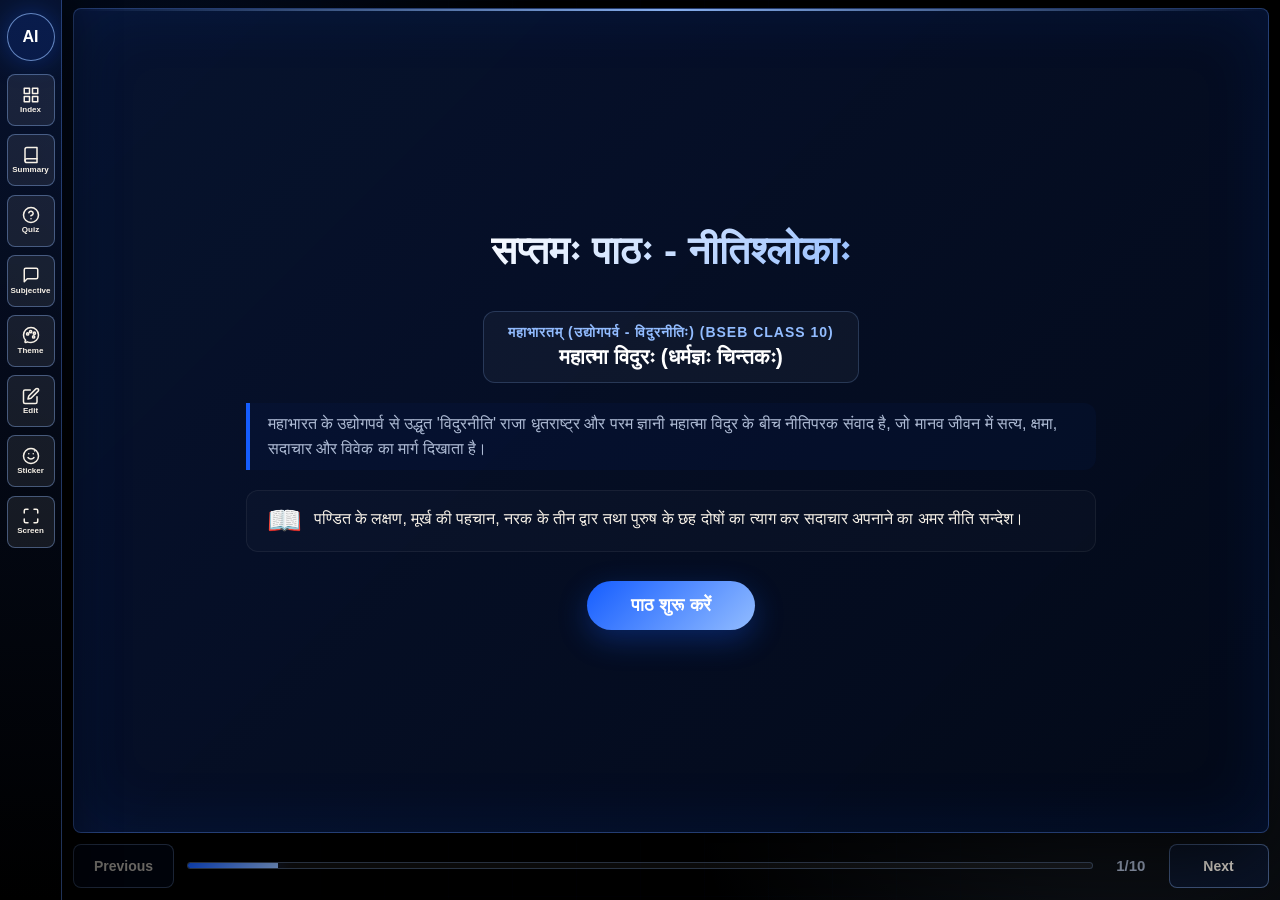
<file: Nitisaloka/index.html>
<!DOCTYPE html>
<html lang="hi">
<head>
  <meta charset="UTF-8">
  <meta name="viewport" content="width=device-width, initial-scale=1.0">
  <title>अष्टमः पाठः - नीतिश्लोकाः | Vivan Study Classes</title>
  <link rel="stylesheet" href="style.css?v=28">
</head>
<body data-theme="royal">
  <main class="app-shell">
    <div class="board-grid" aria-hidden="true"></div>

    <aside class="icon-rail" aria-label="Smart class tools">
      <div class="brand-orbit" aria-label="AI">
        <span>AI</span>
      </div>

      <button class="rail-button" data-panel="index" aria-label="Index">
        <svg viewBox="0 0 24 24" aria-hidden="true">
          <rect x="3" y="3" width="7" height="7"/>
          <rect x="14" y="3" width="7" height="7"/>
          <rect x="14" y="14" width="7" height="7"/>
          <rect x="3" y="14" width="7" height="7"/>
        </svg>
        <span class="rail-btn-label">Index</span>
      </button>

      <button class="rail-button" data-panel="summary" aria-label="Summary">
        <svg viewBox="0 0 24 24" aria-hidden="true">
          <path d="M4 19.5A2.5 2.5 0 0 1 6.5 17H20"/>
          <path d="M6.5 2H20v20H6.5A2.5 2.5 0 0 1 4 19.5v-15A2.5 2.5 0 0 1 6.5 2z"/>
        </svg>
        <span class="rail-btn-label">Summary</span>
      </button>

      <button class="rail-button" data-panel="mcqs" aria-label="Quiz">
        <svg viewBox="0 0 24 24" aria-hidden="true">
          <circle cx="12" cy="12" r="10"/>
          <path d="M9.09 9a3 3 0 0 1 5.83 1c0 2-3 3-3 3"/>
          <line x1="12" y1="17" x2="12.01" y2="17"/>
        </svg>
        <span class="rail-btn-label">Quiz</span>
      </button>

      <button class="rail-button" data-panel="subjectives" aria-label="Subjective">
        <svg viewBox="0 0 24 24" aria-hidden="true">
          <path d="M21 15a2 2 0 0 1-2 2H7l-4 4V5a2 2 0 0 1 2-2h14a2 2 0 0 1 2 2z"/>
        </svg>
        <span class="rail-btn-label">Subjective</span>
      </button>

      <button class="rail-button" data-panel="themes" aria-label="Theme switcher">
        <svg viewBox="0 0 24 24" aria-hidden="true">
          <path d="M12 22C17.5228 22 22 17.5228 22 12C22 6.47715 17.5228 2 12 2C6.47715 2 2 6.47715 2 12C2 14.7255 3.09032 17.1962 4.85857 19C4.85857 19 4 20 4 21C4 22 5 22 5 22C6 22 7.00001 21.1414 7.00001 21.1414C8.50201 21.7007 10.1555 22 12 22Z"/>
          <circle cx="7.5" cy="10.5" r="1.5"/>
          <circle cx="11.5" cy="7.5" r="1.5"/>
          <circle cx="16.5" cy="9.5" r="1.5"/>
          <circle cx="15.5" cy="14.5" r="1.5"/>
        </svg>
        <span class="rail-btn-label">Theme</span>
      </button>

      <button class="rail-button" data-panel="edit" aria-label="Edit slide text">
        <svg viewBox="0 0 24 24" aria-hidden="true">
          <path d="M11 4H4a2 2 0 0 0-2 2v14a2 2 0 0 0 2 2h14a2 2 0 0 0 2-2v-7"/>
          <path d="M18.5 2.5a2.121 2.121 0 1 1 3 3L12 15l-4 1 1-4 9.5-9.5z"/>
        </svg>
        <span class="rail-btn-label">Edit</span>
      </button>

      <button class="rail-button" data-panel="stickers" aria-label="Sticker">
        <svg viewBox="0 0 24 24" aria-hidden="true">
          <circle cx="12" cy="12" r="10"/>
          <path d="M8 14s1.5 2 4 2 4-2 4-2"/>
          <line x1="9" y1="9" x2="9.01" y2="9"/>
          <line x1="15" y1="9" x2="15.01" y2="9"/>
          <path d="M17 3l.5 1.5L19 5l-1.5.5L17 7l-.5-1.5L15 5l1.5-.5z" fill="currentColor" stroke="none"/>
        </svg>
        <span class="rail-btn-label">Sticker</span>
      </button>

      <button id="fullscreenBtn" class="rail-button" aria-label="Fullscreen">
        <svg viewBox="0 0 24 24" aria-hidden="true">
          <path d="M8 3H5a2 2 0 0 0-2 2v3m18 0V5a2 2 0 0 0-2-2h-3m0 18h3a2 2 0 0 0 2-2v-3M3 16v3a2 2 0 0 0 2 2h3"/>
        </svg>
        <span class="rail-btn-label">Screen</span>
      </button>
    </aside>

    <section class="presentation">
      <section class="board-card">
        <article id="slideContent" class="board-content"></article>
      </section>

      <footer class="controls">
        <button id="prevBtn" class="nav-button">Previous</button>
        <div class="progress-shell" aria-hidden="true">
          <span id="progressFill"></span>
        </div>
        <div id="footerMeter" style="font-size: 15px; font-weight: 800; color: var(--muted); margin: 0 10px;">1/1</div>
        <button id="nextBtn" class="nav-button">Next</button>
      </footer>
    </section>

    <section id="sidePanel" class="side-panel" aria-hidden="true">
      <header class="panel-header">
        <div>
          <span id="panelEyebrow">Slide 1</span>
          <h2 id="panelTitle">Summary</h2>
        </div>
        <button id="closePanel" class="panel-close" aria-label="Close panel">
          <svg viewBox="0 0 24 24" aria-hidden="true">
            <path d="M18 6 6 18M6 6l12 12"/>
          </svg>
        </button>
      </header>
      <div id="panelBody" class="panel-body"></div>
    </section>
  </main>

  <script src="script.js?v=28"></script>
</body>
</html>
</file>
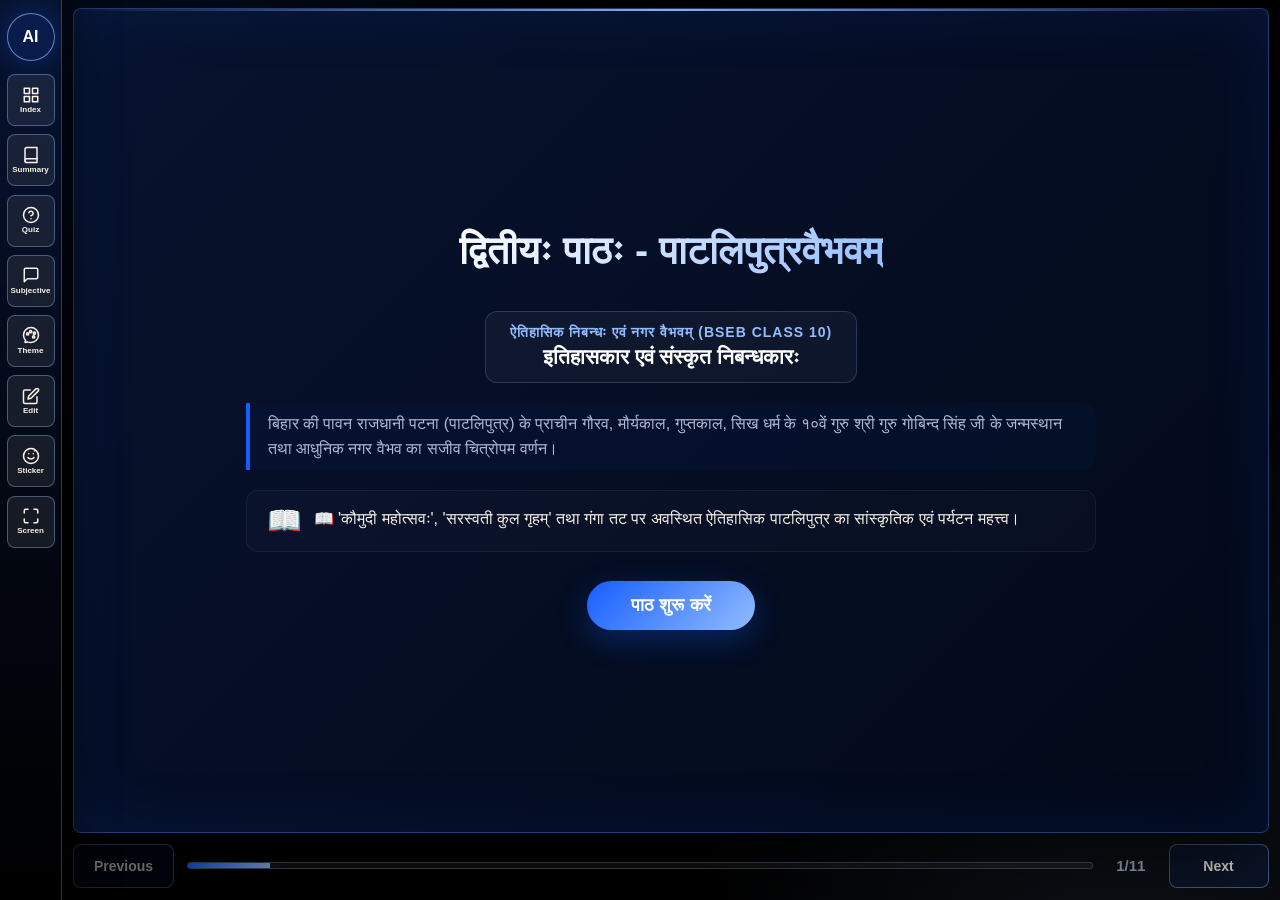
<file: patliputra/index.html>
<!DOCTYPE html>
<html lang="hi">
<head>
  <meta charset="UTF-8">
  <meta name="viewport" content="width=device-width, initial-scale=1.0">
  <title>द्वितीयः पाठः - पाटलिपुत्रवैभवम् | Premium Smart-Class System</title>
  <link rel="stylesheet" href="style.css?v=28">
</head>
<body data-theme="royal">
  <main class="app-shell">
    <div class="board-grid" aria-hidden="true"></div>

    <aside class="icon-rail" aria-label="Smart class tools">
      <div class="brand-orbit" aria-label="AI">
        <span>AI</span>
      </div>

      <button class="rail-button" data-panel="index" aria-label="Index">
        <svg viewBox="0 0 24 24" aria-hidden="true">
          <rect x="3" y="3" width="7" height="7"/>
          <rect x="14" y="3" width="7" height="7"/>
          <rect x="14" y="14" width="7" height="7"/>
          <rect x="3" y="14" width="7" height="7"/>
        </svg>
        <span class="rail-btn-label">Index</span>
      </button>

      <button class="rail-button" data-panel="summary" aria-label="Summary">
        <svg viewBox="0 0 24 24" aria-hidden="true">
          <path d="M4 19.5A2.5 2.5 0 0 1 6.5 17H20"/>
          <path d="M6.5 2H20v20H6.5A2.5 2.5 0 0 1 4 19.5v-15A2.5 2.5 0 0 1 6.5 2z"/>
        </svg>
        <span class="rail-btn-label">Summary</span>
      </button>

      <button class="rail-button" data-panel="mcqs" aria-label="Quiz">
        <svg viewBox="0 0 24 24" aria-hidden="true">
          <circle cx="12" cy="12" r="10"/>
          <path d="M9.09 9a3 3 0 0 1 5.83 1c0 2-3 3-3 3"/>
          <line x1="12" y1="17" x2="12.01" y2="17"/>
        </svg>
        <span class="rail-btn-label">Quiz</span>
      </button>

      <button class="rail-button" data-panel="subjectives" aria-label="Subjective">
        <svg viewBox="0 0 24 24" aria-hidden="true">
          <path d="M21 15a2 2 0 0 1-2 2H7l-4 4V5a2 2 0 0 1 2-2h14a2 2 0 0 1 2 2z"/>
        </svg>
        <span class="rail-btn-label">Subjective</span>
      </button>

      <button class="rail-button" data-panel="themes" aria-label="Theme switcher">
        <svg viewBox="0 0 24 24" aria-hidden="true">
          <path d="M12 22C17.5228 22 22 17.5228 22 12C22 6.47715 17.5228 2 12 2C6.47715 2 2 6.47715 2 12C2 14.7255 3.09032 17.1962 4.85857 19C4.85857 19 4 20 4 21C4 22 5 22 5 22C6 22 7.00001 21.1414 7.00001 21.1414C8.50201 21.7007 10.1555 22 12 22Z"/>
          <circle cx="7.5" cy="10.5" r="1.5"/>
          <circle cx="11.5" cy="7.5" r="1.5"/>
          <circle cx="16.5" cy="9.5" r="1.5"/>
          <circle cx="15.5" cy="14.5" r="1.5"/>
        </svg>
        <span class="rail-btn-label">Theme</span>
      </button>

      <button class="rail-button" data-panel="edit" aria-label="Edit slide text">
        <svg viewBox="0 0 24 24" aria-hidden="true">
          <path d="M11 4H4a2 2 0 0 0-2 2v14a2 2 0 0 0 2 2h14a2 2 0 0 0 2-2v-7"/>
          <path d="M18.5 2.5a2.121 2.121 0 1 1 3 3L12 15l-4 1 1-4 9.5-9.5z"/>
        </svg>
        <span class="rail-btn-label">Edit</span>
      </button>


      <button class="rail-button" data-panel="stickers" aria-label="Sticker">
        <svg viewBox="0 0 24 24" aria-hidden="true">
          <circle cx="12" cy="12" r="10"/>
          <path d="M8 14s1.5 2 4 2 4-2 4-2"/>
          <line x1="9" y1="9" x2="9.01" y2="9"/>
          <line x1="15" y1="9" x2="15.01" y2="9"/>
          <path d="M17 3l.5 1.5L19 5l-1.5.5L17 7l-.5-1.5L15 5l1.5-.5z" fill="currentColor" stroke="none"/>
        </svg>
        <span class="rail-btn-label">Sticker</span>
      </button>

      <button id="fullscreenBtn" class="rail-button" aria-label="Fullscreen">
        <svg viewBox="0 0 24 24" aria-hidden="true">
          <path d="M8 3H5a2 2 0 0 0-2 2v3m18 0V5a2 2 0 0 0-2-2h-3m0 18h3a2 2 0 0 0 2-2v-3M3 16v3a2 2 0 0 0 2 2h3"/>
        </svg>
        <span class="rail-btn-label">Screen</span>
      </button>
    </aside>

    <section class="presentation">
      <section class="board-card">
        <article id="slideContent" class="board-content"></article>
      </section>

      <footer class="controls">
        <button id="prevBtn" class="nav-button">Previous</button>
        <div class="progress-shell" aria-hidden="true">
          <span id="progressFill"></span>
        </div>
        <div id="footerMeter" style="font-size: 15px; font-weight: 800; color: var(--muted); margin: 0 10px;">1/1</div>
        <button id="nextBtn" class="nav-button">Next</button>
      </footer>
    </section>

    <section id="sidePanel" class="side-panel" aria-hidden="true">
      <header class="panel-header">
        <div>
          <span id="panelEyebrow">Slide 1</span>
          <h2 id="panelTitle">Summary</h2>
        </div>
        <button id="closePanel" class="panel-close" aria-label="Close panel">
          <svg viewBox="0 0 24 24" aria-hidden="true">
            <path d="M18 6 6 18M6 6l12 12"/>
          </svg>
        </button>
      </header>
      <div id="panelBody" class="panel-body"></div>
    </section>
  </main>

  <script src="script.js?v=28"></script>
</body>
</html>
</file>
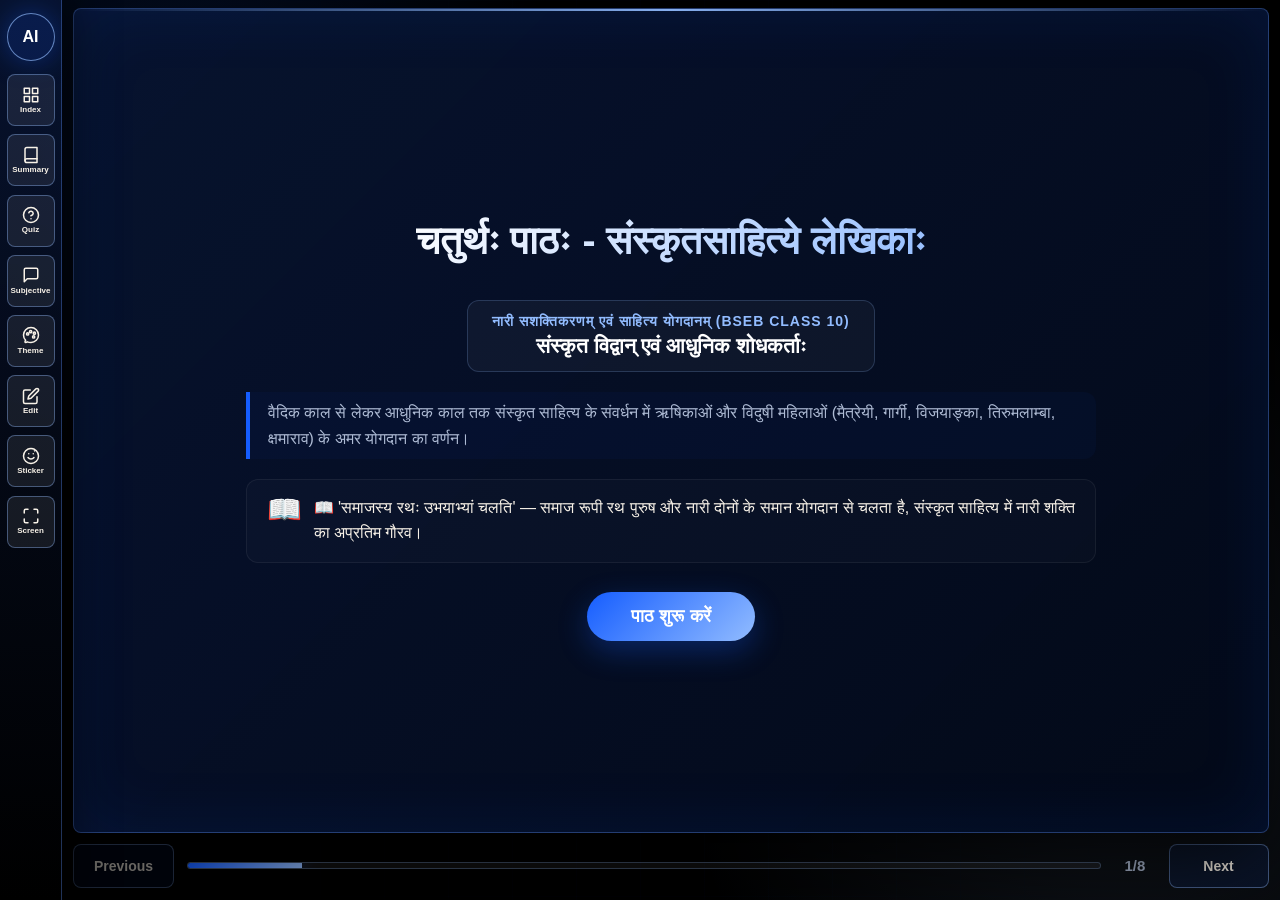
<file: sanskrit sahity lekhika/index.html>
<!DOCTYPE html>
<html lang="hi">
<head>
  <meta charset="UTF-8">
  <meta name="viewport" content="width=device-width, initial-scale=1.0">
  <title>चतुर्थः पाठः - संस्कृतसाहित्ये लेखिकाः | Premium Smart-Class System</title>
  <link rel="stylesheet" href="style.css?v=28">
</head>
<body data-theme="royal">
  <main class="app-shell">
    <div class="board-grid" aria-hidden="true"></div>

    <aside class="icon-rail" aria-label="Smart class tools">
      <div class="brand-orbit" aria-label="AI">
        <span>AI</span>
      </div>

      <button class="rail-button" data-panel="index" aria-label="Index">
        <svg viewBox="0 0 24 24" aria-hidden="true">
          <rect x="3" y="3" width="7" height="7"/>
          <rect x="14" y="3" width="7" height="7"/>
          <rect x="14" y="14" width="7" height="7"/>
          <rect x="3" y="14" width="7" height="7"/>
        </svg>
        <span class="rail-btn-label">Index</span>
      </button>

      <button class="rail-button" data-panel="summary" aria-label="Summary">
        <svg viewBox="0 0 24 24" aria-hidden="true">
          <path d="M4 19.5A2.5 2.5 0 0 1 6.5 17H20"/>
          <path d="M6.5 2H20v20H6.5A2.5 2.5 0 0 1 4 19.5v-15A2.5 2.5 0 0 1 6.5 2z"/>
        </svg>
        <span class="rail-btn-label">Summary</span>
      </button>

      <button class="rail-button" data-panel="mcqs" aria-label="Quiz">
        <svg viewBox="0 0 24 24" aria-hidden="true">
          <circle cx="12" cy="12" r="10"/>
          <path d="M9.09 9a3 3 0 0 1 5.83 1c0 2-3 3-3 3"/>
          <line x1="12" y1="17" x2="12.01" y2="17"/>
        </svg>
        <span class="rail-btn-label">Quiz</span>
      </button>

      <button class="rail-button" data-panel="subjectives" aria-label="Subjective">
        <svg viewBox="0 0 24 24" aria-hidden="true">
          <path d="M21 15a2 2 0 0 1-2 2H7l-4 4V5a2 2 0 0 1 2-2h14a2 2 0 0 1 2 2z"/>
        </svg>
        <span class="rail-btn-label">Subjective</span>
      </button>

      <button class="rail-button" data-panel="themes" aria-label="Theme switcher">
        <svg viewBox="0 0 24 24" aria-hidden="true">
          <path d="M12 22C17.5228 22 22 17.5228 22 12C22 6.47715 17.5228 2 12 2C6.47715 2 2 6.47715 2 12C2 14.7255 3.09032 17.1962 4.85857 19C4.85857 19 4 20 4 21C4 22 5 22 5 22C6 22 7.00001 21.1414 7.00001 21.1414C8.50201 21.7007 10.1555 22 12 22Z"/>
          <circle cx="7.5" cy="10.5" r="1.5"/>
          <circle cx="11.5" cy="7.5" r="1.5"/>
          <circle cx="16.5" cy="9.5" r="1.5"/>
          <circle cx="15.5" cy="14.5" r="1.5"/>
        </svg>
        <span class="rail-btn-label">Theme</span>
      </button>

      <button class="rail-button" data-panel="edit" aria-label="Edit slide text">
        <svg viewBox="0 0 24 24" aria-hidden="true">
          <path d="M11 4H4a2 2 0 0 0-2 2v14a2 2 0 0 0 2 2h14a2 2 0 0 0 2-2v-7"/>
          <path d="M18.5 2.5a2.121 2.121 0 1 1 3 3L12 15l-4 1 1-4 9.5-9.5z"/>
        </svg>
        <span class="rail-btn-label">Edit</span>
      </button>

      <button class="rail-button" data-panel="stickers" aria-label="Sticker">
        <svg viewBox="0 0 24 24" aria-hidden="true">
          <circle cx="12" cy="12" r="10"/>
          <path d="M8 14s1.5 2 4 2 4-2 4-2"/>
          <line x1="9" y1="9" x2="9.01" y2="9"/>
          <line x1="15" y1="9" x2="15.01" y2="9"/>
          <path d="M17 3l.5 1.5L19 5l-1.5.5L17 7l-.5-1.5L15 5l1.5-.5z" fill="currentColor" stroke="none"/>
        </svg>
        <span class="rail-btn-label">Sticker</span>
      </button>

      <button id="fullscreenBtn" class="rail-button" aria-label="Fullscreen">
        <svg viewBox="0 0 24 24" aria-hidden="true">
          <path d="M8 3H5a2 2 0 0 0-2 2v3m18 0V5a2 2 0 0 0-2-2h-3m0 18h3a2 2 0 0 0 2-2v-3M3 16v3a2 2 0 0 0 2 2h3"/>
        </svg>
        <span class="rail-btn-label">Screen</span>
      </button>
    </aside>

    <section class="presentation">
      <section class="board-card">
        <article id="slideContent" class="board-content"></article>
      </section>

      <footer class="controls">
        <button id="prevBtn" class="nav-button">Previous</button>
        <div class="progress-shell" aria-hidden="true">
          <span id="progressFill"></span>
        </div>
        <div id="footerMeter" style="font-size: 15px; font-weight: 800; color: var(--muted); margin: 0 10px;">1/1</div>
        <button id="nextBtn" class="nav-button">Next</button>
      </footer>
    </section>

    <section id="sidePanel" class="side-panel" aria-hidden="true">
      <header class="panel-header">
        <div>
          <span id="panelEyebrow">Slide 1</span>
          <h2 id="panelTitle">Summary</h2>
        </div>
        <button id="closePanel" class="panel-close" aria-label="Close panel">
          <svg viewBox="0 0 24 24" aria-hidden="true">
            <path d="M18 6 6 18M6 6l12 12"/>
          </svg>
        </button>
      </header>
      <div id="panelBody" class="panel-body"></div>
    </section>
  </main>

  <script src="script.js?v=28"></script>
</body>
</html>
</file>
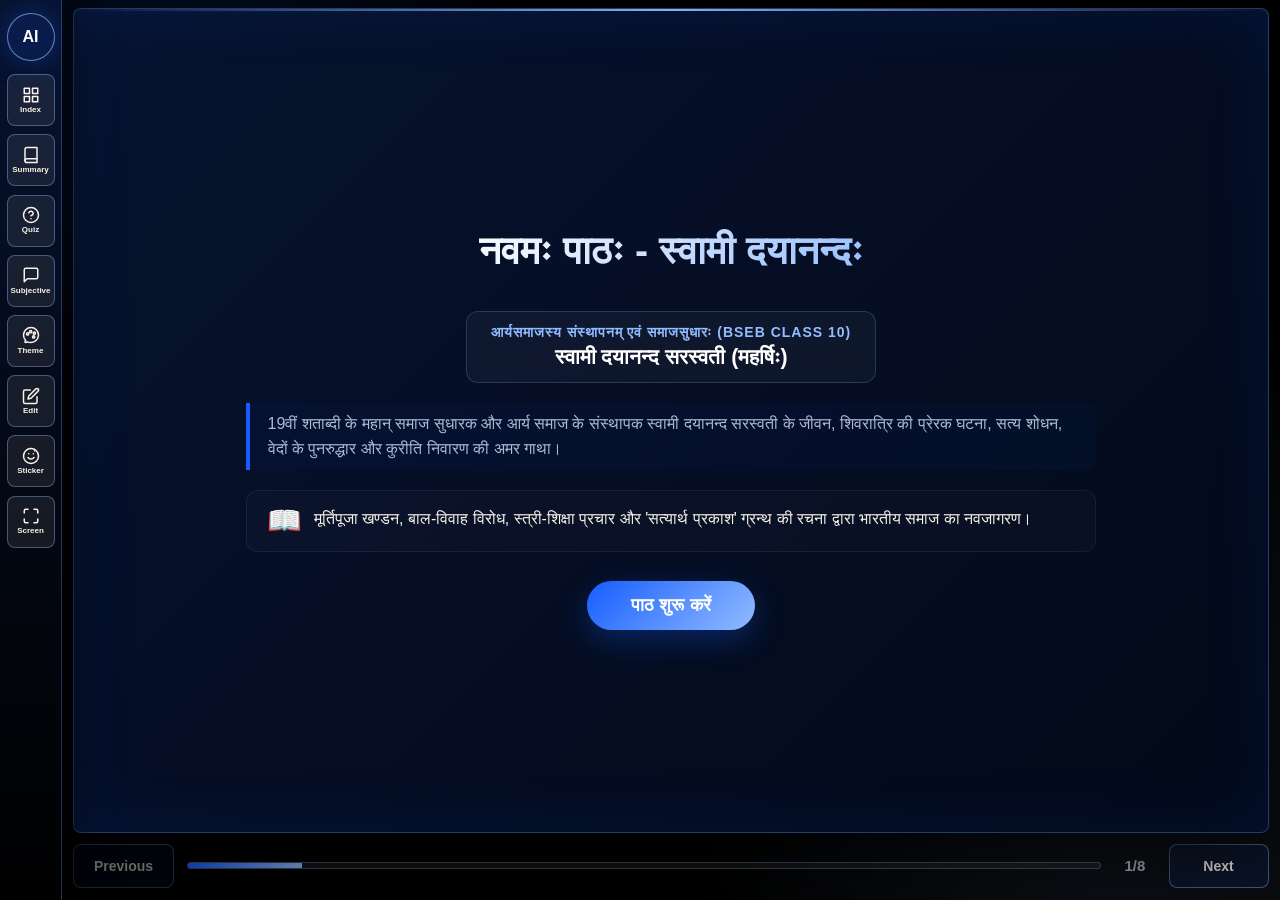
<file: Swami dayanand/index.html>
<!DOCTYPE html>
<html lang="hi">
<head>
  <meta charset="UTF-8">
  <meta name="viewport" content="width=device-width, initial-scale=1.0">
  <title>दशमः पाठः - स्वामी दयानन्दः | Vivan Study Classes</title>
  <link rel="stylesheet" href="style.css?v=28">
</head>
<body data-theme="royal">
  <main class="app-shell">
    <div class="board-grid" aria-hidden="true"></div>

    <aside class="icon-rail" aria-label="Smart class tools">
      <div class="brand-orbit" aria-label="AI">
        <span>AI</span>
      </div>

      <button class="rail-button" data-panel="index" aria-label="Index">
        <svg viewBox="0 0 24 24" aria-hidden="true">
          <rect x="3" y="3" width="7" height="7"/>
          <rect x="14" y="3" width="7" height="7"/>
          <rect x="14" y="14" width="7" height="7"/>
          <rect x="3" y="14" width="7" height="7"/>
        </svg>
        <span class="rail-btn-label">Index</span>
      </button>

      <button class="rail-button" data-panel="summary" aria-label="Summary">
        <svg viewBox="0 0 24 24" aria-hidden="true">
          <path d="M4 19.5A2.5 2.5 0 0 1 6.5 17H20"/>
          <path d="M6.5 2H20v20H6.5A2.5 2.5 0 0 1 4 19.5v-15A2.5 2.5 0 0 1 6.5 2z"/>
        </svg>
        <span class="rail-btn-label">Summary</span>
      </button>

      <button class="rail-button" data-panel="mcqs" aria-label="Quiz">
        <svg viewBox="0 0 24 24" aria-hidden="true">
          <circle cx="12" cy="12" r="10"/>
          <path d="M9.09 9a3 3 0 0 1 5.83 1c0 2-3 3-3 3"/>
          <line x1="12" y1="17" x2="12.01" y2="17"/>
        </svg>
        <span class="rail-btn-label">Quiz</span>
      </button>

      <button class="rail-button" data-panel="subjectives" aria-label="Subjective">
        <svg viewBox="0 0 24 24" aria-hidden="true">
          <path d="M21 15a2 2 0 0 1-2 2H7l-4 4V5a2 2 0 0 1 2-2h14a2 2 0 0 1 2 2z"/>
        </svg>
        <span class="rail-btn-label">Subjective</span>
      </button>

      <button class="rail-button" data-panel="themes" aria-label="Theme switcher">
        <svg viewBox="0 0 24 24" aria-hidden="true">
          <path d="M12 22C17.5228 22 22 17.5228 22 12C22 6.47715 17.5228 2 12 2C6.47715 2 2 6.47715 2 12C2 14.7255 3.09032 17.1962 4.85857 19C4.85857 19 4 20 4 21C4 22 5 22 5 22C6 22 7.00001 21.1414 7.00001 21.1414C8.50201 21.7007 10.1555 22 12 22Z"/>
          <circle cx="7.5" cy="10.5" r="1.5"/>
          <circle cx="11.5" cy="7.5" r="1.5"/>
          <circle cx="16.5" cy="9.5" r="1.5"/>
          <circle cx="15.5" cy="14.5" r="1.5"/>
        </svg>
        <span class="rail-btn-label">Theme</span>
      </button>

      <button class="rail-button" data-panel="edit" aria-label="Edit slide text">
        <svg viewBox="0 0 24 24" aria-hidden="true">
          <path d="M11 4H4a2 2 0 0 0-2 2v14a2 2 0 0 0 2 2h14a2 2 0 0 0 2-2v-7"/>
          <path d="M18.5 2.5a2.121 2.121 0 1 1 3 3L12 15l-4 1 1-4 9.5-9.5z"/>
        </svg>
        <span class="rail-btn-label">Edit</span>
      </button>

      <button class="rail-button" data-panel="stickers" aria-label="Sticker">
        <svg viewBox="0 0 24 24" aria-hidden="true">
          <circle cx="12" cy="12" r="10"/>
          <path d="M8 14s1.5 2 4 2 4-2 4-2"/>
          <line x1="9" y1="9" x2="9.01" y2="9"/>
          <line x1="15" y1="9" x2="15.01" y2="9"/>
          <path d="M17 3l.5 1.5L19 5l-1.5.5L17 7l-.5-1.5L15 5l1.5-.5z" fill="currentColor" stroke="none"/>
        </svg>
        <span class="rail-btn-label">Sticker</span>
      </button>

      <button id="fullscreenBtn" class="rail-button" aria-label="Fullscreen">
        <svg viewBox="0 0 24 24" aria-hidden="true">
          <path d="M8 3H5a2 2 0 0 0-2 2v3m18 0V5a2 2 0 0 0-2-2h-3m0 18h3a2 2 0 0 0 2-2v-3M3 16v3a2 2 0 0 0 2 2h3"/>
        </svg>
        <span class="rail-btn-label">Screen</span>
      </button>
    </aside>

    <section class="presentation">
      <section class="board-card">
        <article id="slideContent" class="board-content"></article>
      </section>

      <footer class="controls">
        <button id="prevBtn" class="nav-button">Previous</button>
        <div class="progress-shell" aria-hidden="true">
          <span id="progressFill"></span>
        </div>
        <div id="footerMeter" style="font-size: 15px; font-weight: 800; color: var(--muted); margin: 0 10px;">1/1</div>
        <button id="nextBtn" class="nav-button">Next</button>
      </footer>
    </section>

    <section id="sidePanel" class="side-panel" aria-hidden="true">
      <header class="panel-header">
        <div>
          <span id="panelEyebrow">Slide 1</span>
          <h2 id="panelTitle">Summary</h2>
        </div>
        <button id="closePanel" class="panel-close" aria-label="Close panel">
          <svg viewBox="0 0 24 24" aria-hidden="true">
            <path d="M18 6 6 18M6 6l12 12"/>
          </svg>
        </button>
      </header>
      <div id="panelBody" class="panel-body"></div>
    </section>
  </main>

  <script src="script.js?v=28"></script>
</body>
</html>
</file>
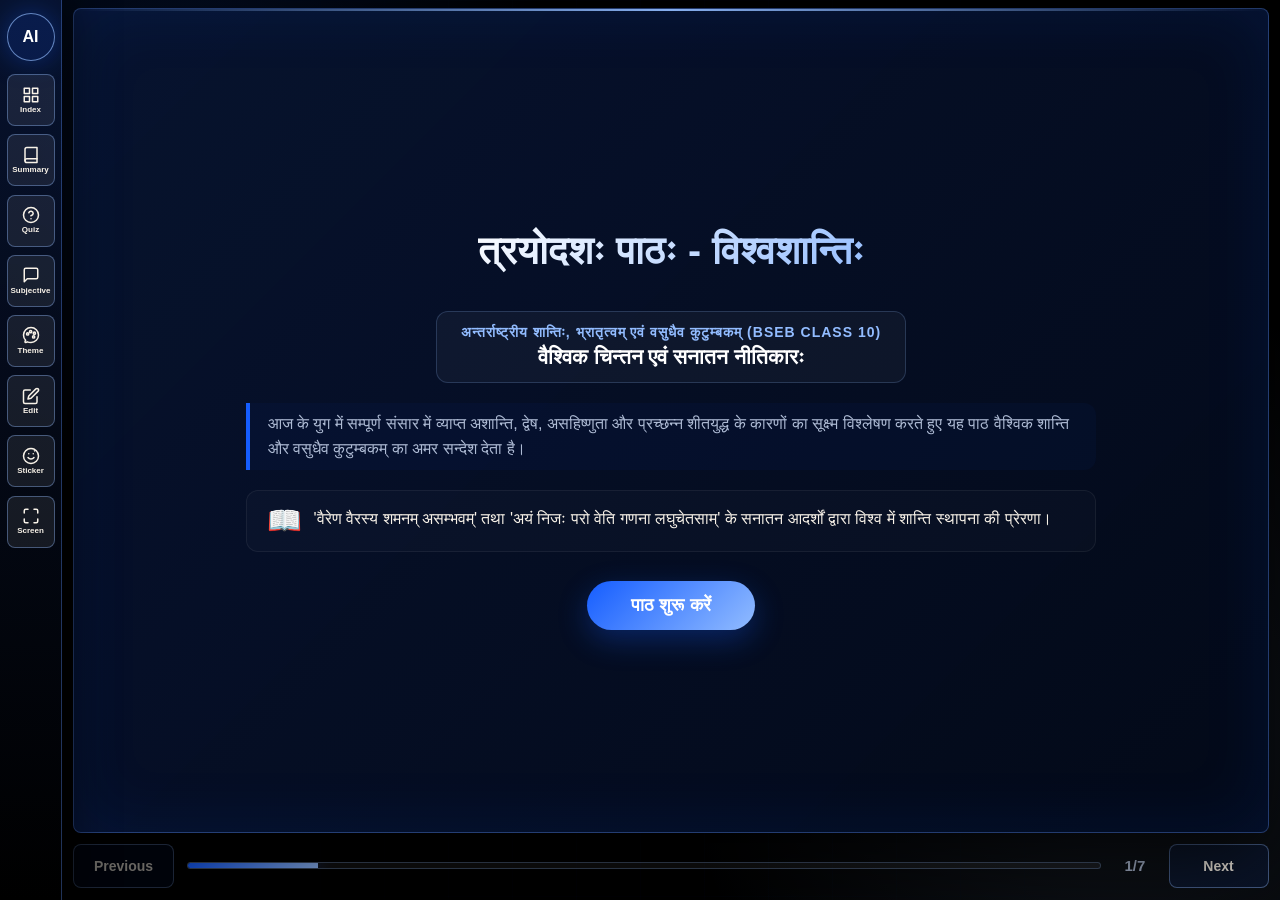
<file: vishsanti/index.html>
<!DOCTYPE html>
<html lang="hi">
<head>
  <meta charset="UTF-8">
  <meta name="viewport" content="width=device-width, initial-scale=1.0">
  <title>षष्ठः पाठः - विश्वशान्तिः | Vivan Study Classes</title>
  <link rel="stylesheet" href="style.css?v=28">
</head>
<body data-theme="royal">
  <main class="app-shell">
    <div class="board-grid" aria-hidden="true"></div>

    <aside class="icon-rail" aria-label="Smart class tools">
      <div class="brand-orbit" aria-label="AI">
        <span>AI</span>
      </div>

      <button class="rail-button" data-panel="index" aria-label="Index">
        <svg viewBox="0 0 24 24" aria-hidden="true">
          <rect x="3" y="3" width="7" height="7"/>
          <rect x="14" y="3" width="7" height="7"/>
          <rect x="14" y="14" width="7" height="7"/>
          <rect x="3" y="14" width="7" height="7"/>
        </svg>
        <span class="rail-btn-label">Index</span>
      </button>

      <button class="rail-button" data-panel="summary" aria-label="Summary">
        <svg viewBox="0 0 24 24" aria-hidden="true">
          <path d="M4 19.5A2.5 2.5 0 0 1 6.5 17H20"/>
          <path d="M6.5 2H20v20H6.5A2.5 2.5 0 0 1 4 19.5v-15A2.5 2.5 0 0 1 6.5 2z"/>
        </svg>
        <span class="rail-btn-label">Summary</span>
      </button>

      <button class="rail-button" data-panel="mcqs" aria-label="Quiz">
        <svg viewBox="0 0 24 24" aria-hidden="true">
          <circle cx="12" cy="12" r="10"/>
          <path d="M9.09 9a3 3 0 0 1 5.83 1c0 2-3 3-3 3"/>
          <line x1="12" y1="17" x2="12.01" y2="17"/>
        </svg>
        <span class="rail-btn-label">Quiz</span>
      </button>

      <button class="rail-button" data-panel="subjectives" aria-label="Subjective">
        <svg viewBox="0 0 24 24" aria-hidden="true">
          <path d="M21 15a2 2 0 0 1-2 2H7l-4 4V5a2 2 0 0 1 2-2h14a2 2 0 0 1 2 2z"/>
        </svg>
        <span class="rail-btn-label">Subjective</span>
      </button>

      <button class="rail-button" data-panel="themes" aria-label="Theme switcher">
        <svg viewBox="0 0 24 24" aria-hidden="true">
          <path d="M12 22C17.5228 22 22 17.5228 22 12C22 6.47715 17.5228 2 12 2C6.47715 2 2 6.47715 2 12C2 14.7255 3.09032 17.1962 4.85857 19C4.85857 19 4 20 4 21C4 22 5 22 5 22C6 22 7.00001 21.1414 7.00001 21.1414C8.50201 21.7007 10.1555 22 12 22Z"/>
          <circle cx="7.5" cy="10.5" r="1.5"/>
          <circle cx="11.5" cy="7.5" r="1.5"/>
          <circle cx="16.5" cy="9.5" r="1.5"/>
          <circle cx="15.5" cy="14.5" r="1.5"/>
        </svg>
        <span class="rail-btn-label">Theme</span>
      </button>

      <button class="rail-button" data-panel="edit" aria-label="Edit slide text">
        <svg viewBox="0 0 24 24" aria-hidden="true">
          <path d="M11 4H4a2 2 0 0 0-2 2v14a2 2 0 0 0 2 2h14a2 2 0 0 0 2-2v-7"/>
          <path d="M18.5 2.5a2.121 2.121 0 1 1 3 3L12 15l-4 1 1-4 9.5-9.5z"/>
        </svg>
        <span class="rail-btn-label">Edit</span>
      </button>

      <button class="rail-button" data-panel="stickers" aria-label="Sticker">
        <svg viewBox="0 0 24 24" aria-hidden="true">
          <circle cx="12" cy="12" r="10"/>
          <path d="M8 14s1.5 2 4 2 4-2 4-2"/>
          <line x1="9" y1="9" x2="9.01" y2="9"/>
          <line x1="15" y1="9" x2="15.01" y2="9"/>
          <path d="M17 3l.5 1.5L19 5l-1.5.5L17 7l-.5-1.5L15 5l1.5-.5z" fill="currentColor" stroke="none"/>
        </svg>
        <span class="rail-btn-label">Sticker</span>
      </button>

      <button id="fullscreenBtn" class="rail-button" aria-label="Fullscreen">
        <svg viewBox="0 0 24 24" aria-hidden="true">
          <path d="M8 3H5a2 2 0 0 0-2 2v3m18 0V5a2 2 0 0 0-2-2h-3m0 18h3a2 2 0 0 0 2-2v-3M3 16v3a2 2 0 0 0 2 2h3"/>
        </svg>
        <span class="rail-btn-label">Screen</span>
      </button>
    </aside>

    <section class="presentation">
      <section class="board-card">
        <article id="slideContent" class="board-content"></article>
      </section>

      <footer class="controls">
        <button id="prevBtn" class="nav-button">Previous</button>
        <div class="progress-shell" aria-hidden="true">
          <span id="progressFill"></span>
        </div>
        <div id="footerMeter" style="font-size: 15px; font-weight: 800; color: var(--muted); margin: 0 10px;">1/1</div>
        <button id="nextBtn" class="nav-button">Next</button>
      </footer>
    </section>

    <section id="sidePanel" class="side-panel" aria-hidden="true">
      <header class="panel-header">
        <div>
          <span id="panelEyebrow">Slide 1</span>
          <h2 id="panelTitle">Summary</h2>
        </div>
        <button id="closePanel" class="panel-close" aria-label="Close panel">
          <svg viewBox="0 0 24 24" aria-hidden="true">
            <path d="M18 6 6 18M6 6l12 12"/>
          </svg>
        </button>
      </header>
      <div id="panelBody" class="panel-body"></div>
    </section>
  </main>

  <script src="script.js?v=28"></script>
</body>
</html>
</file>
<file: portal_style.css>
:root {
  --bg: #FAFCFF;
  --surface: #FFFFFF;
  --card: #FFFFFF;
  --card-border: #CED9EE;
  --text: #0D213F;
  --muted: #5A6A85;
  --accent: #1E40AF;
  --accent-600: #1C3A9A;
  --accent-700: #162F7A;
  --accent-fg: #FFFFFF;
  --shadow: 0 6px 20px rgba(15, 34, 85, 0.08);
  --radius-xl: 16px;
  --radius-2xl: 20px;
}

[data-theme="dark"] {
  --bg: #0B1220;
  --surface: #0F172A;
  --card: #111B2E;
  --card-border: #1E2A44;
  --text: #E6ECF5;
  --muted: #A9B6CC;
  --accent: #4F7CFF;
  --accent-600: #3B6CFF;
  --accent-700: #2F5DE0;
  --accent-fg: #0B1220;
  --shadow: 0 10px 28px rgba(0, 0, 0, 0.35);
}

* {
  box-sizing: border-box;
  margin: 0;
  padding: 0;
}

body {
  font-family: ui-sans-serif, system-ui, -apple-system, "Segoe UI", Roboto, Helvetica, Arial, sans-serif;
  background: var(--bg);
  color: var(--text);
  line-height: 1.5;
  padding-bottom: 80px;
  min-height: 100vh;
  transition: background-color 0.3s ease, color 0.3s ease;
}

a {
  color: inherit;
  text-decoration: none;
}

/* Sticky Top Navigation Bar */
.top {
  position: sticky;
  top: 0;
  z-index: 50;
  background: var(--surface);
  border-bottom: 1px solid var(--card-border);
  box-shadow: 0 4px 14px rgba(2, 17, 46, 0.06);
  transition: background-color 0.3s ease, border-color 0.3s ease;
}

[data-theme="dark"] .top {
  box-shadow: 0 4px 14px rgba(0, 0, 0, 0.2);
}

.top-in {
  display: flex;
  align-items: center;
  justify-content: space-between;
  max-width: 1100px;
  margin: 0 auto;
  padding: 10px 16px;
  min-height: 64px;
  height: auto;
  gap: 12px;
}

.brand-wrap {
  display: flex;
  align-items: center;
  gap: 10px;
  flex: 1;
  min-width: 0;
}

.brand-logo-img {
  height: 42px;
  width: auto;
  max-width: 130px;
  object-fit: contain;
  filter: drop-shadow(0 4px 10px rgba(30, 64, 175, 0.25));
  flex-shrink: 0;
  transition: transform 0.2s ease;
}

.brand-logo-img:hover {
  transform: scale(1.04);
}

.brand {
  font-size: 16px;
  font-weight: 900;
  color: var(--text);
  display: flex;
  flex-direction: column;
  line-height: 1.2;
  white-space: nowrap;
  overflow: hidden;
  text-overflow: ellipsis;
}

.brand-subtitle {
  font-size: 11px;
  font-weight: 600;
  color: var(--muted);
  white-space: nowrap;
  overflow: hidden;
  text-overflow: ellipsis;
}

.header-right {
  display: flex;
  align-items: center;
  gap: 10px;
  flex-shrink: 0;
}

.header-teacher-badge {
  display: flex;
  align-items: center;
  gap: 8px;
  padding: 4px 12px 4px 4px;
  border-radius: 30px;
  background: var(--card);
  border: 1px solid var(--card-border);
}

.teacher-avatar {
  width: 32px;
  height: 32px;
  border-radius: 50%;
  object-fit: cover;
  border: 2px solid #ffb703;
  flex-shrink: 0;
}

.teacher-name {
  font-size: 13px;
  font-weight: 800;
  color: var(--text);
  white-space: nowrap;
}

/* Theme Toggle Button */
.toggle {
  width: 38px;
  height: 38px;
  border-radius: 12px;
  border: 1px solid var(--card-border);
  background: linear-gradient(135deg, var(--accent-600), var(--accent-700));
  display: grid;
  place-items: center;
  cursor: pointer;
  flex-shrink: 0;
  transition: transform 0.2s;
}

.toggle:hover {
  transform: scale(1.05);
}

.toggle:active {
  transform: scale(0.95);
}

/* Main Container Wrap */
.wrap {
  max-width: 1100px;
  margin: 0 auto;
  padding: 16px 14px;
}

/* Hero Teacher Banner Card */
.hero-card {
  background: var(--card);
  border: 1px solid var(--card-border);
  border-radius: var(--radius-2xl);
  box-shadow: var(--shadow);
  overflow: hidden;
  margin-bottom: 20px;
  display: grid;
  grid-template-columns: 1.1fr 0.9fr;
  align-items: center;
  transition: background-color 0.3s ease, border-color 0.3s ease;
}

.hero-body {
  padding: 24px;
  display: flex;
  flex-direction: column;
  align-items: flex-start;
}

.hero-badge {
  padding: 4px 12px;
  border-radius: 20px;
  background: rgba(30, 64, 175, 0.1);
  border: 1px solid rgba(30, 64, 175, 0.2);
  color: var(--accent);
  font-size: 11px;
  font-weight: 800;
  margin-bottom: 10px;
  letter-spacing: 0.5px;
}

[data-theme="dark"] .hero-badge {
  background: rgba(79, 124, 255, 0.15);
  border-color: rgba(79, 124, 255, 0.3);
}

.hero-title {
  font-size: 22px;
  font-weight: 900;
  color: var(--text);
  margin-bottom: 8px;
  line-height: 1.3;
}

.hero-subtitle-text {
  font-size: 13px;
  color: var(--muted);
  margin-bottom: 16px;
  line-height: 1.5;
}

.hero-stats-bar {
  display: flex;
  align-items: center;
  gap: 14px;
  flex-wrap: wrap;
}

.hero-stat-item {
  display: flex;
  flex-direction: column;
}

.hero-stat-val {
  font-size: 18px;
  font-weight: 900;
  color: var(--accent);
}

.hero-stat-lbl {
  font-size: 11px;
  color: var(--muted);
  font-weight: 600;
}

/* Theme-Adaptive Transparent Logo Container */
.hero-img-container {
  height: 100%;
  min-height: 220px;
  position: relative;
  overflow: hidden;
  background: var(--card);
  display: flex;
  align-items: center;
  justify-content: center;
  padding: 16px;
  transition: background-color 0.3s ease;
}

.hero-img {
  max-width: 100%;
  max-height: 200px;
  object-fit: contain;
  display: block;
  filter: drop-shadow(0 10px 25px rgba(30, 64, 175, 0.2));
  transition: transform 0.3s ease;
}

.hero-card:hover .hero-img {
  transform: scale(1.05);
}

/* Search Bar */
.search-box-wrap {
  position: relative;
  margin-bottom: 20px;
}

.search-input-field {
  width: 100%;
  padding: 12px 16px 12px 44px;
  border-radius: var(--radius-xl);
  border: 1px solid var(--card-border);
  background: var(--card);
  color: var(--text);
  font-size: 14px;
  outline: none;
  box-shadow: var(--shadow);
  transition: all 0.2s;
}

.search-input-field:focus {
  border-color: var(--accent);
  box-shadow: 0 0 0 3px rgba(30, 64, 175, 0.15);
}

.search-icon-svg {
  position: absolute;
  left: 16px;
  top: 50%;
  transform: translateY(-50%);
  color: var(--muted);
}

.back-link {
  display: inline-flex;
  align-items: center;
  gap: 6px;
  color: var(--muted);
  font-weight: 600;
  font-size: 13px;
  margin-bottom: 16px;
  transition: color 0.2s;
  cursor: pointer;
}

.back-link:hover {
  color: var(--text);
}

h1 {
  font-size: 22px;
  font-weight: 800;
  color: var(--text);
  margin-bottom: 4px;
}

.subtitle {
  font-size: 13px;
  color: var(--muted);
  margin-bottom: 20px;
}

/* Subjects Grid */
.subjects {
  display: grid;
  grid-template-columns: repeat(2, 1fr);
  gap: 12px;
}

@media (min-width: 760px) {
  .subjects {
    grid-template-columns: repeat(3, 1fr);
  }
}

.sub {
  background: var(--card);
  border: 1px solid var(--card-border);
  border-radius: var(--radius-2xl);
  padding: 16px 12px;
  min-height: 135px;
  box-shadow: var(--shadow);
  text-align: center;
  display: flex;
  flex-direction: column;
  align-items: center;
  justify-content: center;
  gap: 6px;
  transition: all 0.2s;
  cursor: pointer;
}

.sub:hover {
  transform: scale(1.02);
  box-shadow: 0 8px 24px rgba(15, 34, 85, 0.12);
  border-color: var(--accent);
}

[data-theme="dark"] .sub:hover {
  box-shadow: 0 12px 32px rgba(0, 0, 0, 0.45);
}

.sub:active {
  transform: scale(0.98);
}

.sub-icon {
  width: 48px;
  height: 48px;
  border-radius: 50%;
  background: radial-gradient(circle at 30% 30%, rgba(30, 64, 175, 0.15), rgba(30, 64, 175, 0.05));
  border: 1px solid var(--card-border);
  box-shadow: inset 0 2px 8px rgba(255, 255, 255, 0.4), 0 4px 12px rgba(30, 64, 175, 0.08);
  display: grid;
  place-items: center;
  margin-bottom: 2px;
  font-size: 22px;
}

[data-theme="dark"] .sub-icon {
  background: radial-gradient(circle at 30% 30%, rgba(79, 124, 255, 0.2), rgba(79, 124, 255, 0.08));
  box-shadow: inset 0 2px 8px rgba(255, 255, 255, 0.1), 0 4px 12px rgba(79, 124, 255, 0.15);
}

.sub h4 {
  font-size: 15px;
  font-weight: 700;
  color: var(--text);
  margin: 2px 0;
}

.sub-subtitle {
  font-size: 11px;
  color: var(--muted);
  font-weight: 500;
}

/* Chapter Cards Grid */
.chapters-container {
  display: grid;
  grid-template-columns: repeat(auto-fill, minmax(280px, 1fr));
  gap: 16px;
}

.chapter-card-edumate {
  background: var(--card);
  border: 1px solid var(--card-border);
  border-radius: var(--radius-2xl);
  box-shadow: var(--shadow);
  overflow: hidden;
  display: flex;
  flex-direction: column;
  transition: all 0.2s cubic-bezier(0.165, 0.84, 0.44, 1);
  cursor: pointer;
}

.chapter-card-edumate:hover {
  transform: translateY(-4px) scale(1.01);
  box-shadow: 0 12px 30px rgba(15, 34, 85, 0.15);
  border-color: var(--accent);
}

[data-theme="dark"] .chapter-card-edumate:hover {
  box-shadow: 0 14px 36px rgba(0, 0, 0, 0.5);
}

.chapter-img-wrap {
  position: relative;
  height: 170px;
  overflow: hidden;
  background: #000;
}

.chapter-img {
  width: 100%;
  height: 100%;
  object-fit: cover;
  transition: transform 0.4s ease;
}

.chapter-card-edumate:hover .chapter-img {
  transform: scale(1.06);
}

.chapter-badge-tag {
  position: absolute;
  top: 10px;
  left: 10px;
  padding: 4px 10px;
  border-radius: 20px;
  background: var(--surface);
  border: 1px solid var(--card-border);
  font-size: 11px;
  font-weight: 800;
  color: var(--accent);
  box-shadow: 0 4px 12px rgba(0, 0, 0, 0.15);
}

.chapter-content-body {
  padding: 16px 14px;
  display: flex;
  flex-direction: column;
  flex: 1;
}

.chapter-bseb-title {
  font-size: 11px;
  font-weight: 800;
  color: var(--accent);
  text-transform: uppercase;
  letter-spacing: 0.5px;
  margin-bottom: 4px;
}

.chapter-main-name {
  font-size: 16px;
  font-weight: 800;
  color: var(--text);
  margin-bottom: 6px;
  line-height: 1.3;
}

.chapter-desc-text {
  font-size: 12px;
  color: var(--muted);
  margin-bottom: 14px;
  line-height: 1.45;
}

.chapter-stats-pills {
  display: flex;
  align-items: center;
  gap: 6px;
  margin-bottom: 16px;
  flex-wrap: wrap;
}

.ch-pill {
  padding: 3px 8px;
  border-radius: 6px;
  background: var(--bg);
  border: 1px solid var(--card-border);
  font-size: 11px;
  font-weight: 700;
  color: var(--text);
}

.launch-btn-edumate {
  margin-top: auto;
  width: 100%;
  padding: 12px 14px;
  border-radius: 12px;
  border: none;
  background: linear-gradient(135deg, var(--accent-600), var(--accent-700));
  color: var(--accent-fg);
  font-size: 13px;
  font-weight: 800;
  cursor: pointer;
  transition: all 0.2s ease;
  display: flex;
  align-items: center;
  justify-content: center;
  gap: 6px;
  box-shadow: 0 4px 14px rgba(30, 64, 175, 0.25);
}

.launch-btn-edumate:hover {
  transform: translateY(-2px);
  box-shadow: 0 6px 20px rgba(30, 64, 175, 0.4);
}

/* Bottom Tab Navigation Bar (2 Tabs Only) */
.bottom {
  position: fixed;
  bottom: 0;
  left: 0;
  right: 0;
  background: var(--surface);
  border-top: 1px solid var(--card-border);
  box-shadow: 0 -6px 14px rgba(2, 17, 46, 0.06);
  z-index: 50;
  transition: background-color 0.3s ease, border-color 0.3s ease;
}

[data-theme="dark"] .bottom {
  box-shadow: 0 -6px 14px rgba(0, 0, 0, 0.2);
}

.tabs {
  display: grid;
  grid-template-columns: repeat(2, 1fr);
  max-width: 600px;
  margin: 0 auto;
  padding: 6px;
  gap: 6px;
}

.tab {
  display: flex;
  flex-direction: column;
  align-items: center;
  gap: 2px;
  padding: 6px;
  border-radius: 8px;
  color: var(--muted);
  transition: all 0.2s;
  border-top: 2px solid transparent;
  cursor: pointer;
}

.tab:hover {
  color: var(--text);
}

.tab.active {
  color: var(--accent);
  border-top-color: var(--accent);
}

.tab svg {
  width: 20px;
  height: 20px;
  stroke-width: 1.8;
}

.tab span {
  font-size: 11px;
  font-weight: 600;
}

/* Full Screen Launcher Modal */
.viewer-modal {
  position: fixed;
  inset: 0;
  z-index: 9999;
  background: #000;
  display: none;
  flex-direction: column;
}

.viewer-modal.active {
  display: flex;
}

.viewer-topbar {
  height: 54px;
  background: var(--surface);
  border-bottom: 1px solid var(--card-border);
  display: flex;
  align-items: center;
  justify-content: space-between;
  padding: 0 16px;
}

.back-to-hub-btn {
  padding: 6px 14px;
  border-radius: 20px;
  border: 1px solid var(--accent);
  background: rgba(30, 64, 175, 0.1);
  color: var(--accent);
  font-size: 12px;
  font-weight: 800;
  cursor: pointer;
  transition: all 0.2s ease;
}

.back-to-hub-btn:hover {
  background: var(--accent);
  color: var(--accent-fg);
}

.viewer-iframe {
  flex: 1;
  width: 100%;
  height: 100%;
  border: none;
}

/* 📱 ULTIMATE MOBILE RESPONSIVE MEDIA QUERIES (< 640px & < 480px) */
@media (max-width: 640px) {
  .top-in {
    padding: 8px 12px;
    min-height: 58px;
    gap: 8px;
  }
  
  .brand-logo-img {
    height: 36px;
    max-width: 100px;
  }

  .brand {
    font-size: 14px;
  }

  .brand-subtitle {
    font-size: 10px;
  }

  .header-teacher-badge {
    padding: 3px 8px 3px 3px;
    gap: 6px;
  }

  .teacher-avatar {
    width: 28px;
    height: 28px;
  }

  .teacher-name {
    font-size: 11px;
  }

  .toggle {
    width: 34px;
    height: 34px;
    border-radius: 10px;
  }

  .toggle svg {
    width: 18px;
    height: 18px;
  }

  .hero-card {
    grid-template-columns: 1fr;
  }

  .hero-body {
    padding: 18px 16px;
  }

  .hero-title {
    font-size: 19px;
  }

  .hero-img-container {
    min-height: 180px;
    padding: 12px;
  }

  .hero-img {
    max-height: 160px;
  }

  .chapters-container {
    grid-template-columns: 1fr;
  }
}

@media (max-width: 420px) {
  .brand-subtitle {
    display: none; /* Hide subtitle on tiny screens so brand name fits 100% */
  }
  
  .brand {
    font-size: 13px;
  }

  .teacher-name {
    font-size: 10px;
  }
}
</file>
<file: alash khata/style.css>
@import url('https://fonts.googleapis.com/css2?family=Noto+Color+Emoji&display=swap');

:root {
  --smart-scale: 1;
  --rail-w: clamp(62px, calc(74px * var(--smart-scale)), 92px);
  --rail-pad: clamp(7px, calc(10px * var(--smart-scale)), 14px);
  --rail-gap: clamp(7px, calc(10px * var(--smart-scale)), 13px);
  --brand-size: clamp(48px, calc(56px * var(--smart-scale)), 66px);
  --tool-w: clamp(48px, calc(56px * var(--smart-scale)), 68px);
  --tool-h: clamp(44px, calc(52px * var(--smart-scale)), 64px);
  --shell-pad-x: clamp(8px, calc(14px * var(--smart-scale)), 24px);
  --shell-pad-y: clamp(8px, calc(10px * var(--smart-scale)), 18px);
  --board-pad-y: clamp(16px, calc(28px * var(--smart-scale)), 44px);
  --board-pad-x: clamp(16px, calc(34px * var(--smart-scale)), 58px);
  --body-text: clamp(20px, calc(29px * var(--smart-scale)), 36px);
  --title-text: clamp(28px, calc(42px * var(--smart-scale)), 54px);
  --subtitle-text: clamp(23px, calc(34px * var(--smart-scale)), 44px);
  --bg: #000;
  --bg-2: #020714;
  --container: rgba(3, 9, 24, 0.92);
  --container-2: rgba(9, 22, 54, 0.78);
  --ink: #f8f2e8;
  --muted: #aebbd4;
  --accent: #155dff;
  --accent-2: #92bcff;
  --accent-rgb: 21, 93, 255;
  --accent-2-rgb: 146, 188, 255;
  --line: rgba(95, 148, 255, 0.34);
  --success: #36d98a;
  --danger: #ff6984;
  --shadow: 0 28px 86px rgba(0, 0, 0, 0.76);
  font-family: "Noto Sans Devanagari", "Mangal", "Kokila", "Segoe UI", sans-serif;
}

body[data-theme="black"] {
  --bg: #000;
  --bg-2: #050505;
  --container: rgba(7, 7, 7, 0.94);
  --container-2: rgba(16, 16, 16, 0.82);
  --ink: #f7f7f7;
  --muted: #b9b9b9;
  --accent: #b7b7b7;
  --accent-2: #f2f2f2;
  --accent-rgb: 183, 183, 183;
  --accent-2-rgb: 242, 242, 242;
  --line: rgba(210, 210, 210, 0.24);
}

body[data-theme="green"] {
  --bg: #000806;
  --bg-2: #03140d;
  --container: rgba(3, 22, 13, 0.94);
  --container-2: rgba(7, 45, 27, 0.78);
  --ink: #f4fff5;
  --muted: #b9d7c0;
  --accent: #12b66f;
  --accent-2: #79ffb5;
  --accent-rgb: 18, 182, 111;
  --accent-2-rgb: 121, 255, 181;
  --line: rgba(70, 255, 156, 0.31);
}

body[data-theme="cyber"] {
  --bg: #000;
  --bg-2: #021017;
  --container: rgba(3, 16, 27, 0.94);
  --container-2: rgba(5, 35, 50, 0.78);
  --ink: #effcff;
  --muted: #a7d9e2;
  --accent: #00d5ff;
  --accent-2: #9bf3ff;
  --accent-rgb: 0, 213, 255;
  --accent-2-rgb: 155, 243, 255;
  --line: rgba(0, 213, 255, 0.32);
}

body[data-theme="gold"] {
  --bg: #050300;
  --bg-2: #130b02;
  --container: rgba(24, 14, 3, 0.94);
  --container-2: rgba(58, 36, 9, 0.78);
  --ink: #fff6e7;
  --muted: #dac7a7;
  --accent: #d69b28;
  --accent-2: #ffd784;
  --accent-rgb: 214, 155, 40;
  --accent-2-rgb: 255, 215, 132;
  --line: rgba(255, 199, 103, 0.34);
}

* {
  box-sizing: border-box;
}

html,
body {
  width: 100%;
  height: 100%;
  margin: 0;
  overflow: hidden;
  background: var(--bg);
  color: var(--ink);
  transition: background 220ms ease, color 220ms ease;
}

button,
textarea {
  font: inherit;
}

.app-shell {
  position: relative;
  width: 100vw;
  height: 100vh;
  min-height: 520px;
  padding-left: var(--rail-w);
  display: block;
  background:
    radial-gradient(circle at 14% 14%, rgba(var(--accent-rgb), 0.17), transparent 29%),
    radial-gradient(circle at 88% 82%, rgba(var(--accent-2-rgb), 0.12), transparent 34%),
    var(--bg);
  isolation: isolate;
}

.board-grid {
  position: absolute;
  inset: 0;
  z-index: -1;
  background-image:
    linear-gradient(rgba(var(--accent-rgb), 0.08) 1px, transparent 1px),
    linear-gradient(90deg, rgba(var(--accent-rgb), 0.08) 1px, transparent 1px);
  background-size: 64px 64px;
  mask-image: radial-gradient(circle at 52% 50%, black 0%, transparent 80%);
  -webkit-mask-image: radial-gradient(circle at 52% 50%, black 0%, transparent 80%);
  opacity: 0.74;
}

.icon-rail {
  position: fixed;
  inset: 0 auto 0 0;
  z-index: 30;
  width: var(--rail-w);
  height: 100vh;
  padding: clamp(10px, calc(16px * var(--smart-scale)), 20px) var(--rail-pad);
  display: flex;
  flex-direction: column;
  align-items: center;
  gap: var(--rail-gap);
  border-right: 1px solid var(--line);
  background: linear-gradient(180deg, var(--container-2), rgba(0, 0, 0, 0.96));
  box-shadow: 12px 0 42px rgba(0, 0, 0, 0.5);
  overflow-y: auto;
  overflow-x: hidden;
  scrollbar-width: none;
  touch-action: pan-y;
}

.icon-rail::-webkit-scrollbar {
  display: none;
}

.brand-orbit {
  width: var(--brand-size);
  height: var(--brand-size);
  min-width: 44px;
  min-height: 44px;
  flex: 0 0 auto;
  margin-bottom: clamp(2px, calc(6px * var(--smart-scale)), 9px);
  display: grid;
  place-items: center;
  border: 1px solid rgba(var(--accent-2-rgb), 0.66);
  border-radius: 50%;
  background: rgba(var(--accent-rgb), 0.14);
  box-shadow: 0 0 28px rgba(var(--accent-rgb), 0.34);
  color: #fff;
  font-weight: 900;
}

.rail-button,
.panel-close {
  border: 1px solid rgba(var(--accent-2-rgb), 0.39);
  background: rgba(255, 255, 255, 0.08);
  color: var(--ink);
  cursor: pointer;
  transition: transform 160ms ease, border-color 160ms ease, background 160ms ease, box-shadow 160ms ease;
}

.rail-button {
  width: var(--tool-w);
  height: var(--tool-h);
  min-width: 44px;
  min-height: 42px;
  flex: 0 0 auto;
  display: grid;
  place-items: center;
  border-radius: 8px;
}

.rail-button svg,
.panel-close svg {
  width: clamp(22px, calc(25px * var(--smart-scale)), 31px);
  height: clamp(22px, calc(25px * var(--smart-scale)), 31px);
  fill: none;
  stroke: currentColor;
  stroke-width: 2;
  stroke-linecap: round;
  stroke-linejoin: round;
}

.rail-button:hover,
.rail-button.active,
.panel-close:hover {
  transform: translateY(-1px);
  border-color: rgba(var(--accent-2-rgb), 0.96);
  background: rgba(var(--accent-rgb), 0.20);
  box-shadow: 0 0 22px rgba(var(--accent-rgb), 0.34);
}

.count-button {
  color: #fff;
  font-size: clamp(12px, calc(14px * var(--smart-scale)), 17px);
  font-weight: 900;
  letter-spacing: 0;
}

.presentation {
  height: 100vh;
  width: calc(100vw - var(--rail-w));
  padding: var(--shell-pad-y) var(--shell-pad-x) clamp(10px, calc(14px * var(--smart-scale)), 24px);
  display: grid;
  grid-template-rows: 1fr auto;
  gap: clamp(8px, calc(12px * var(--smart-scale)), 18px);
  min-width: 0;
  overflow: hidden;
}

.board-card {
  position: relative;
  min-height: 0;
  width: 100%;
  height: 100%;
  padding: var(--board-pad-y) var(--board-pad-x);
  border: 1px solid var(--line);
  border-radius: 8px;
  background:
    linear-gradient(135deg, var(--container-2), var(--container)),
    var(--container);
  box-shadow: var(--shadow), inset 0 0 68px rgba(var(--accent-rgb), 0.10);
  overflow: hidden;
}

.board-card::before {
  content: "";
  position: absolute;
  inset: 0 0 auto;
  height: 2px;
  background: linear-gradient(90deg, transparent, rgba(var(--accent-2-rgb), 0.92), transparent);
}

.board-content {
  position: relative;
  height: 100%;
  width: min(100%, 1760px);
  margin: 0 auto;
  display: flex;
  flex-direction: column;
  justify-content: center;
  gap: clamp(9px, calc(18px * var(--smart-scale)), 24px);
  animation: enterSlide 210ms ease;
}

.slide-title {
  margin: 0 0 24px 0;
  color: #fff;
  font-size: var(--title-text);
  font-weight: 900;
  line-height: 1.25;
  text-decoration: underline;
  text-decoration-color: rgba(var(--accent-2-rgb), 0.82);
  text-decoration-thickness: 3px;
  text-underline-offset: 7px;
}

.teaching-line {
  margin: 0 0 20px 0;
  color: var(--ink);
  font-size: var(--body-text);
  line-height: 1.65;
  font-weight: 680;
  letter-spacing: 0;
}

.teaching-line:last-child {
  margin-bottom: 0;
}

.teaching-line strong {
  color: #fff;
  font-weight: 900;
  text-decoration: underline;
  text-decoration-color: rgba(var(--accent-2-rgb), 0.82);
  text-decoration-thickness: 3px;
  text-underline-offset: 7px;
}

.quote-line {
  color: var(--ink);
  opacity: 0.88;
  font-weight: 780;
}

.controls {
  display: flex;
  align-items: center;
  gap: clamp(10px, calc(16px * var(--smart-scale)), 24px);
  min-height: clamp(46px, calc(50px * var(--smart-scale)), 62px);
}

.nav-button {
  min-width: clamp(96px, calc(122px * var(--smart-scale)), 154px);
  min-height: clamp(44px, calc(48px * var(--smart-scale)), 58px);
  padding: clamp(9px, calc(11px * var(--smart-scale)), 14px) clamp(14px, calc(18px * var(--smart-scale)), 24px);
  border: 1px solid rgba(var(--accent-2-rgb), 0.44);
  border-radius: 8px;
  background: rgba(var(--accent-rgb), 0.10);
  color: var(--ink);
  font-size: clamp(14px, calc(16px * var(--smart-scale)), 19px);
  font-weight: 850;
  cursor: pointer;
  transition: opacity 150ms ease, transform 150ms ease, box-shadow 150ms ease;
}

.nav-button:hover:not(:disabled) {
  transform: translateY(-1px);
  box-shadow: 0 0 22px rgba(var(--accent-rgb), 0.30);
}

.nav-button:disabled {
  opacity: 0.42;
  cursor: not-allowed;
}

.progress-shell {
  flex: 1;
  height: clamp(7px, calc(8px * var(--smart-scale)), 11px);
  border: 1px solid rgba(var(--accent-2-rgb), 0.34);
  border-radius: 999px;
  overflow: hidden;
  background: rgba(255, 255, 255, 0.07);
}

#progressFill {
  display: block;
  width: 0%;
  height: 100%;
  background: linear-gradient(90deg, var(--accent), var(--accent-2));
  box-shadow: 0 0 18px rgba(var(--accent-rgb), 0.76);
  transition: width 210ms ease;
}

.side-panel {
  position: fixed;
  top: clamp(8px, calc(12px * var(--smart-scale)), 18px);
  bottom: clamp(8px, calc(12px * var(--smart-scale)), 18px);
  left: calc(var(--rail-w) + clamp(8px, calc(14px * var(--smart-scale)), 22px));
  z-index: 20;
  width: min(clamp(560px, 42vw, 780px), calc(100vw - var(--rail-w) - 28px));
  padding: clamp(16px, calc(22px * var(--smart-scale)), 28px);
  border: 1px solid rgba(var(--accent-2-rgb), 0.3) !important;
  border-radius: 8px;
  background: rgba(12, 12, 22, 0.78) !important;
  backdrop-filter: blur(20px);
  -webkit-backdrop-filter: blur(20px);
  box-shadow: 0 20px 50px rgba(0, 0, 0, 0.4), inset 0 1px 0 rgba(255, 255, 255, 0.1), 0 0 48px rgba(var(--accent-rgb), 0.19);
  transform: translateX(-118%);
  opacity: 0;
  pointer-events: none;
  transition: transform 240ms ease, opacity 180ms ease;
}

.side-panel.open {
  transform: translateX(0);
  opacity: 1;
  pointer-events: auto;
}

.panel-header {
  display: flex;
  align-items: flex-start;
  justify-content: space-between;
  gap: 22px;
  padding-bottom: 16px;
  border-bottom: 1px solid rgba(var(--accent-2-rgb), 0.26);
}

#panelEyebrow {
  display: inline-block;
  margin-bottom: 7px;
  color: var(--accent-2);
  font-size: 15px;
  font-weight: 850;
}

#panelTitle {
  margin: 0;
  color: #fff;
  font-size: clamp(27px, calc(32px * var(--smart-scale)), 38px);
  line-height: 1.14;
}

.panel-close {
  width: clamp(42px, calc(44px * var(--smart-scale)), 52px);
  height: clamp(42px, calc(44px * var(--smart-scale)), 52px);
  display: grid;
  place-items: center;
  border-radius: 8px;
}

.panel-body {
  height: calc(100% - 86px);
  overflow-y: auto;
  overflow-x: hidden;
  padding: 20px 8px 12px 8px;
  width: 100%;
  box-sizing: border-box;
}

.summary-text,
.subjective-list,
.mcq-card,
.edit-box,
.theme-list {
  border: 1px solid rgba(var(--accent-2-rgb), 0.25);
  border-radius: 8px;
  background: rgba(255, 255, 255, 0.045);
  box-shadow: inset 0 1px 0 rgba(255, 255, 255, 0.055);
}

.summary-text {
  padding: 18px;
  color: var(--ink);
  font-size: clamp(18px, calc(21px * var(--smart-scale)), 25px);
  line-height: 1.68;
  white-space: pre-line;
}

.subjective-list {
  margin: 0;
  padding: 20px;
  font-size: clamp(18px, calc(21px * var(--smart-scale)), 25px);
  line-height: 1.58;
}

.subjective-list div + div {
  margin-top: 24px;
}

.mcq-card {
  margin-bottom: 16px;
  padding: 17px;
}

.mcq-card h3 {
  margin: 0 0 14px;
  font-size: clamp(18px, calc(21px * var(--smart-scale)), 25px);
  line-height: 1.42;
}

.option-button {
  width: 100%;
  min-height: 51px;
  margin-top: 10px;
  padding: 12px 14px;
  border: 1px solid rgba(var(--accent-2-rgb), 0.27);
  border-radius: 8px;
  background: rgba(0, 0, 0, 0.35);
  color: var(--ink);
  text-align: left;
  cursor: pointer;
  transition: border-color 150ms ease, background 150ms ease, transform 150ms ease;
}

.option-button:hover:not(:disabled) {
  transform: translateX(2px);
  border-color: rgba(var(--accent-2-rgb), 0.82);
  background: rgba(var(--accent-rgb), 0.16);
}

.option-button.correct {
  border-color: rgba(54, 217, 138, 0.88);
  background: rgba(54, 217, 138, 0.14);
}

.option-button.incorrect {
  border-color: rgba(255, 105, 132, 0.88);
  background: rgba(255, 105, 132, 0.12);
}

.answer-chip {
  display: inline-flex;
  margin-top: 14px;
  padding: 12px;
  border: 1px solid rgba(54, 217, 138, 0.42);
  border-radius: 8px;
  background: rgba(54, 217, 138, 0.13);
  color: #dfffee;
  font-weight: 850;
}

.edit-box {
  padding: 16px;
}

.edit-area {
  width: 100%;
  min-height: 370px;
  resize: vertical;
  padding: 16px;
  border: 1px solid rgba(var(--accent-2-rgb), 0.34);
  border-radius: 8px;
  outline: none;
  background: rgba(0, 0, 0, 0.34);
  color: var(--ink);
  font-size: clamp(17px, calc(20px * var(--smart-scale)), 24px);
  line-height: 1.56;
}

.edit-area:focus {
  border-color: rgba(var(--accent-2-rgb), 0.92);
  box-shadow: 0 0 22px rgba(var(--accent-rgb), 0.20);
}

.edit-actions {
  display: flex;
  align-items: center;
  justify-content: space-between;
  gap: 16px;
  margin-top: 14px;
}

.save-status {
  color: var(--muted);
  font-size: 15px;
  font-weight: 700;
}

.save-button {
  min-height: 44px;
  padding: 10px 18px;
  border: 1px solid rgba(var(--accent-2-rgb), 0.44);
  border-radius: 8px;
  background: rgba(var(--accent-rgb), 0.18);
  color: #fff;
  font-weight: 850;
  cursor: pointer;
}

.theme-list {
  padding: 12px;
  display: grid;
  gap: 10px;
}

.theme-option {
  width: 100%;
  min-height: 58px;
  padding: 12px 14px;
  display: flex;
  align-items: center;
  justify-content: space-between;
  gap: 14px;
  border: 1px solid rgba(var(--accent-2-rgb), 0.24);
  border-radius: 8px;
  background: rgba(0, 0, 0, 0.28);
  color: var(--ink);
  cursor: pointer;
}

.theme-option.active {
  border-color: rgba(var(--accent-2-rgb), 0.82);
  background: rgba(var(--accent-rgb), 0.17);
}

.theme-name {
  font-size: 18px;
  font-weight: 850;
}

.theme-swatch {
  width: 58px;
  height: 18px;
  border-radius: 999px;
  border: 1px solid rgba(255, 255, 255, 0.18);
}

.theme-swatch.royal { background: linear-gradient(90deg, #000, #155dff, #92bcff); }
.theme-swatch.black { background: linear-gradient(90deg, #000, #303030, #fff); }
.theme-swatch.green { background: linear-gradient(90deg, #00120a, #12b66f, #79ffb5); }
.theme-swatch.cyber { background: linear-gradient(90deg, #000, #00d5ff, #9bf3ff); }
.theme-swatch.gold { background: linear-gradient(90deg, #050300, #d69b28, #ffd784); }

@keyframes enterSlide {
  from {
    opacity: 0;
    transform: translateY(8px);
  }
  to {
    opacity: 1;
    transform: translateY(0);
  }
}

@media (max-width: 820px) {
  html,
  body {
    overflow: hidden;
  }

  .app-shell {
    min-height: 100vh;
  }

  .icon-rail {
    width: var(--rail-w);
    padding: 8px 6px;
    gap: 7px;
  }

  .brand-orbit {
    width: 48px;
    height: 48px;
  }

  .rail-button {
    width: 48px;
    height: 46px;
  }

  .presentation {
    height: 100vh;
    padding: 8px;
  }

  .board-card {
    padding: 16px;
  }

  .slide-title {
    font-size: clamp(25px, 7vw, 34px);
    margin-bottom: 16px;
  }

  .teaching-line {
    font-size: clamp(18px, 4.7vw, 25px);
    margin-bottom: 12px;
  }

  .nav-button {
    min-width: 86px;
    font-size: 14px;
  }

  .side-panel {
    left: calc(var(--rail-w) + 6px);
    top: 8px;
    bottom: 8px;
    width: calc(100vw - var(--rail-w) - 14px);
    padding: 16px;
  }
}

@media (min-width: 1800px) {
  .board-content {
    max-width: 1840px;
  }
}

@media (min-width: 2600px) {
  .board-content {
    max-width: 2050px;
  }
}

@media (max-height: 620px) {
  .icon-rail {
    gap: 6px;
    padding-top: 7px;
    padding-bottom: 7px;
  }

  .brand-orbit {
    width: 45px;
    height: 45px;
    margin-bottom: 0;
  }

  .rail-button {
    height: 43px;
  }

  .controls {
    min-height: 42px;
  }
}

/* Base styles for the older HTML content */
.sanskrit-text p {
  margin: 0;
  color: var(--ink);
  font-size: var(--title-text);
  line-height: 1.45;
  font-weight: 800;
  letter-spacing: 0;
  margin-bottom: 24px;
}
.anvaya-section {
  margin-top: 32px;
  padding-top: 24px;
  border-top: 1px solid var(--line);
}
.anvaya-section h3 {
  color: var(--accent-2);
  margin-bottom: 12px;
  font-size: var(--body-text);
}
.anvaya-section p {
  color: var(--ink);
  font-size: var(--body-text);
  line-height: 1.6;
  opacity: 0.9;
}

/* --- Quiz Panel Layout Extensions --- */

/* Rail Button Label Integration */
.rail-button {
  display: flex !important;
  flex-direction: column !important;
  align-items: center !important;
  justify-content: center !important;
  gap: clamp(2px, calc(3px * var(--smart-scale)), 5px) !important;
  height: auto !important;
  min-height: clamp(52px, calc(60px * var(--smart-scale)), 76px) !important;
  padding: clamp(4px, calc(6px * var(--smart-scale)), 10px) 4px !important;
}

.rail-button svg {
  width: clamp(18px, calc(21px * var(--smart-scale)), 26px) !important;
  height: clamp(18px, calc(21px * var(--smart-scale)), 26px) !important;
  margin: 0 !important;
}

.rail-btn-label {
  font-size: clamp(8px, calc(9px * var(--smart-scale)), 11px);
  font-weight: 800;
  text-align: center;
  color: inherit;
  line-height: 1.1;
  display: block;
}



/* Slide Cover Animations */
@keyframes fadeInUp {
  from {
    opacity: 0;
    transform: translateY(24px);
  }
  to {
    opacity: 1;
    transform: translateY(0);
  }
}

.pulsing-gradient-btn {
  animation: pulseGlow 1.8s infinite;
}

.pulsing-gradient-btn:hover {
  transform: scale(1.05) translateY(-2px);
  box-shadow: 0 12px 36px rgba(var(--accent-rgb), 0.5) !important;
}

@keyframes pulseGlow {
  0% {
    transform: scale(1);
    box-shadow: 0 0 0 0 rgba(var(--accent-rgb), 0.45);
  }
  70% {
    transform: scale(1.03);
    box-shadow: 0 0 0 16px rgba(var(--accent-rgb), 0);
  }
  100% {
    transform: scale(1);
    box-shadow: 0 0 0 0 rgba(var(--accent-rgb), 0);
  }
}

/* Side Drawer Items */
.drawer-item {
  transition: all 0.2s ease;
}

.drawer-item:hover {
  border-color: rgba(var(--accent-2-rgb), 0.8) !important;
  background: rgba(var(--accent-rgb), 0.1) !important;
  transform: translateX(3px);
}

.drawer-item.active-glow {
  border-color: var(--accent-2) !important;
  background: rgba(var(--accent-rgb), 0.22) !important;
  box-shadow: 0 0 18px rgba(var(--accent-rgb), 0.4);
}

/* Word Tooltip (Option 3) */
.vocab-word {
  position: relative;
  cursor: help;
  border-bottom: 2px dashed rgba(var(--accent-2-rgb), 0.5);
  transition: all 0.2s ease;
  display: inline-block;
}

.vocab-word:hover {
  color: var(--accent-2);
  border-bottom-color: var(--accent-2);
  text-shadow: 0 0 8px rgba(var(--accent-2-rgb), 0.6);
  transform: translateY(-1px);
}

.vocab-word::after {
  content: attr(data-vocab);
  position: absolute;
  bottom: 125%;
  left: 50%;
  transform: translateX(-50%) translateY(4px);
  z-index: 100;
  padding: 6px 12px;
  border-radius: 6px;
  background: var(--container-2);
  border: 1px solid var(--accent-2);
  color: #fff;
  font-size: 14px;
  font-weight: 700;
  font-family: sans-serif;
  white-space: nowrap;
  opacity: 0;
  pointer-events: none;
  box-shadow: 0 4px 12px rgba(0,0,0,0.5);
  transition: all 0.2s cubic-bezier(0.165, 0.84, 0.44, 1);
}

.vocab-word:hover::after {
  opacity: 1;
  transform: translateX(-50%) translateY(0);
}

/* Split-screen Layout (Option 1) */
.split-board-container {
  display: flex;
  width: 100%;
  height: 100%;
  gap: clamp(16px, calc(24px * var(--smart-scale)), 44px);
  align-items: center;
}

.board-text-side {
  flex: 3;
  display: flex;
  flex-direction: column;
  justify-content: center;
  min-width: 0;
}

.board-image-side {
  flex: 1;
  display: flex;
  flex-direction: column;
  align-items: center;
  justify-content: center;
  gap: clamp(8px, calc(14px * var(--smart-scale)), 20px);
  height: 100%;
  min-width: 0;
  overflow: visible;
}

.image-wrapper {
  position: relative;
  display: flex;
  align-items: center;
  justify-content: center;
  max-width: 100%;
  max-height: calc(96% / var(--image-count, 1));
  overflow: visible;
  transition: transform 0.3s cubic-bezier(0.25, 0.46, 0.45, 0.94), box-shadow 0.3s ease;
  cursor: zoom-in;
  z-index: 10;
  border-radius: 12px;
  box-shadow: 0 12px 32px rgba(0,0,0,0.5);
}

.image-wrapper img {
  max-width: 100%;
  max-height: 100%;
  border-radius: 12px;
  border: 2px solid rgba(var(--accent-2-rgb), 0.35);
  object-fit: contain;
  animation: fadeInUp 0.8s ease;
  pointer-events: none; /* click events trigger wrapper instead */
}

/* Zoom state: 1.25x scale with translations to keep images inside slide bounds */
.image-wrapper.zoomed {
  transform: scale(1.25);
  box-shadow: 0 20px 48px rgba(0,0,0,0.8), 0 0 30px rgba(var(--accent-2-rgb), 0.6);
  z-index: 100;
  cursor: zoom-out;
}

.image-wrapper:only-child.zoomed {
  transform: scale(1.25) translateX(-12%);
}

.image-wrapper:first-child:not(:only-child).zoomed {
  transform: scale(1.25) translate(-12%, 12%);
}

.image-wrapper:nth-child(2).zoomed {
  transform: scale(1.25) translate(-12%, -12%);
}

/* Infographic labels styled as glowing badges */
.image-label {
  position: absolute;
  transform: translate(-50%, -50%);
  padding: clamp(3px, calc(5px * var(--smart-scale)), 8px) clamp(6px, calc(10px * var(--smart-scale)), 15px);
  background: rgba(var(--accent-rgb), 0.88);
  border: 1.5px solid var(--accent-2);
  border-radius: 20px;
  color: #fff;
  font-size: clamp(10px, calc(13px * var(--smart-scale)), 18px);
  font-weight: 800;
  white-space: nowrap;
  pointer-events: none;
  box-shadow: 0 4px 12px rgba(0,0,0,0.6);
  text-shadow: 0 1px 2px rgba(0,0,0,0.8);
  animation: fadeInUp 0.6s ease;
  z-index: 20;
}

/* ════════════════════════════════════════
   EMOJI STICKER SYSTEM
   ════════════════════════════════════════ */

/* ════════════════════════════════════════
   EMOJI STICKER SYSTEM
   ════════════════════════════════════════ */

/* Special styles for side panel when stickers panel is active */
.side-panel[data-active-panel="stickers"] {
  background: #0B0F1A !important;
  border-radius: 16px !important;
  border: 1.5px solid #25314B !important;
  box-shadow: 0 20px 50px rgba(0, 0, 0, 0.6), 0 0 48px rgba(37, 99, 235, 0.15) !important;
}

.side-panel[data-active-panel="stickers"] #panelEyebrow {
  color: #2563EB !important;
}

/* Sticker Picker Panel Container */
.sticker-panel-wrap {
  display: flex;
  flex-direction: column;
  height: auto;
  width: 100%;
  box-sizing: border-box;
  gap: 16px;
}

.sticker-category-tabs {
  display: flex;
  flex-wrap: wrap;
  gap: 8px;
  padding: 4px 0;
}

.sticker-cat-tab {
  padding: 6px 14px;
  border-radius: 20px;
  border: 1px solid #25314B;
  background: #141B2D;
  color: var(--muted);
  font-size: 13px;
  font-weight: 700;
  cursor: pointer;
  transition: all 0.2s cubic-bezier(0.16, 1, 0.3, 1);
}

.sticker-cat-tab:hover {
  border-color: rgba(37, 99, 235, 0.5);
  color: #fff;
  background: #1c273f;
}

.sticker-cat-tab.active {
  border-color: #2563EB !important;
  background: rgba(37, 99, 235, 0.15) !important;
  color: #fff !important;
  box-shadow: 0 0 12px rgba(37, 99, 235, 0.45);
}

/* Emoji Grid - 8 column responsive layout with no gap */
.sticker-emoji-grid {
  display: grid;
  grid-template-columns: repeat(8, minmax(0, 1fr));
  gap: 0px;
  overflow: visible;
  padding: 6px 2px 10px 2px;
  min-width: 0;
}

/* Equal-size rounded square card for emojis with transparent border */
.sticker-emoji-btn {
  width: 100%;
  min-width: 0;
  aspect-ratio: 1;
  display: flex;
  align-items: center;
  justify-content: center;
  font-size: 22px;
  font-family: "Noto Color Emoji", "Segoe UI Emoji", "Apple Color Emoji", "Segoe UI Symbol", sans-serif;
  font-weight: normal;
  background: transparent;
  border: 1px solid transparent;
  border-radius: 6px;
  cursor: pointer;
  padding: 0;
  transition: all 0.2s cubic-bezier(0.16, 1, 0.3, 1);
  user-select: none;
  position: relative;
}

.sticker-emoji-btn:hover {
  transform: scale(1.22);
  background: rgba(37, 99, 235, 0.25);
  border-color: #2563EB;
  box-shadow: 0 0 12px rgba(37, 99, 235, 0.7);
  z-index: 2;
}

.sticker-emoji-btn:active,
.sticker-emoji-btn.selected {
  transform: scale(0.95);
  background: rgba(37, 99, 235, 0.35);
  border-color: #2563EB;
  box-shadow: 0 0 16px rgba(37, 99, 235, 0.85);
}

/* "Clear All" button in panel */
.sticker-clear-btn {
  display: flex;
  align-items: center;
  justify-content: center;
  gap: 10px;
  width: 100%;
  padding: 12px;
  border-radius: 12px;
  border: 1.5px solid rgba(239, 68, 68, 0.25);
  background: rgba(239, 68, 68, 0.06);
  color: #ef4444;
  font-size: 14px;
  font-weight: 700;
  cursor: pointer;
  transition: all 0.3s cubic-bezier(0.16, 1, 0.3, 1);
  margin-top: 12px;
  box-shadow: inset 0 1px 0 rgba(255, 255, 255, 0.05);
}

.sticker-clear-btn svg {
  transition: transform 0.25s ease;
}

.sticker-clear-btn .trash-lid {
  transition: transform 0.25s cubic-bezier(0.34, 1.56, 0.64, 1);
  transform-origin: 12px 6px;
}

.sticker-clear-btn:hover {
  background: linear-gradient(135deg, #ef4444, #dc2626);
  border-color: #ef4444;
  color: #ffffff;
  box-shadow: 0 4px 15px rgba(239, 68, 68, 0.35), inset 0 1px 0 rgba(255, 255, 255, 0.15);
  transform: translateY(-1px);
}

.sticker-clear-btn:hover .trash-lid {
  transform: translateY(-2.5px) rotate(-6deg);
}

.sticker-clear-btn:active {
  transform: translateY(0);
  box-shadow: 0 2px 6px rgba(239, 68, 68, 0.2);
}

/* ─── Placed Sticker (on slide) ─── */
.slide-sticker {
  position: absolute;
  display: inline-flex;
  align-items: center;
  justify-content: center;
  font-size: 48px;
  line-height: 1;
  font-weight: normal; /* Fixes Windows Segoe UI Emoji bold outlines bug */
  cursor: grab;
  user-select: none;
  z-index: 30;
  touch-action: none;
  transition: filter 0.15s ease;
  filter: drop-shadow(0 0 6px rgba(255, 215, 0, 0.35)) drop-shadow(0 4px 10px rgba(0,0,0,0.5));
  font-family: "Noto Color Emoji", "Segoe UI Emoji", "Apple Color Emoji", "Segoe UI Symbol", sans-serif;
}

.slide-sticker:hover {
  filter: drop-shadow(0 0 10px rgba(255, 215, 0, 0.6)) drop-shadow(0 6px 16px rgba(0,0,0,0.65)) brightness(1.1);
}

.slide-sticker.selected {
  filter: drop-shadow(0 0 14px rgba(255, 215, 0, 0.85));
}

.slide-sticker.dragging {
  cursor: grabbing;
  opacity: 0.85;
  z-index: 100;
}

/* Place animation */
@keyframes stickerPlace {
  0%   { transform: translate(-50%,-50%) scale(0) rotate(-20deg); opacity: 0; }
  60%  { transform: translate(-50%,-50%) scale(1.3) rotate(8deg);  opacity: 1; }
  100% { transform: translate(-50%,-50%) scale(1)   rotate(0deg);  opacity: 1; }
}

.slide-sticker.placing {
  animation: stickerPlace 0.4s cubic-bezier(0.34, 1.56, 0.64, 1) forwards;
}

@keyframes toolbarFadeIn {
  from { transform: translateX(-50%) scale(0.7); opacity: 0; }
  to   { transform: translateX(-50%) scale(1);   opacity: 1; }
}

/* ─── STICKER TEMPLATES ─── */
.sticker-template-grid {
  display: grid;
  grid-template-columns: repeat(2, 1fr);
  gap: 10px;
  margin-top: 8px;
  margin-bottom: 8px;
}

.sticker-template-card {
  display: flex;
  flex-direction: column;
  align-items: center;
  justify-content: center;
  padding: 12px 8px;
  background: #141B2D;
  border: 1.5px solid #25314B;
  border-radius: 12px;
  cursor: pointer;
  transition: all 0.2s cubic-bezier(0.16, 1, 0.3, 1);
  color: #fff;
  gap: 6px;
  box-shadow: 0 4px 10px rgba(0, 0, 0, 0.2);
}

.sticker-template-card:hover {
  transform: translateY(-2px);
  background: #1c273f;
  border-color: #2563EB;
  box-shadow: 0 6px 16px rgba(37, 99, 235, 0.25);
}

.sticker-template-card:active {
  transform: translateY(0);
  background: rgba(37, 99, 235, 0.15);
}

.sticker-template-card .tpl-icon {
  font-size: 20px;
  display: flex;
  gap: 2px;
  letter-spacing: -4px;
}

.sticker-template-card .tpl-label {
  font-size: 12px;
  font-weight: 600;
  color: #8f9bb3;
}

/* ─── STICKER COLOR TINTS ─── */
.slide-sticker {
  --tint-glow: rgba(255, 255, 255, 0.4);
  --tint-glow-heavy: rgba(255, 255, 255, 0.9);
}

.slide-sticker.tint-red {
  --tint-glow: rgba(239, 68, 68, 0.45);
  --tint-glow-heavy: rgba(239, 68, 68, 0.9);
  filter: drop-shadow(0 4px 10px rgba(0,0,0,0.5)) drop-shadow(0 0 8px rgba(239, 68, 68, 0.65));
}
.slide-sticker.tint-red:hover {
  filter: drop-shadow(0 6px 16px rgba(0,0,0,0.7)) drop-shadow(0 0 12px rgba(239, 68, 68, 0.85)) brightness(1.1);
}

.slide-sticker.tint-green {
  --tint-glow: rgba(34, 197, 94, 0.45);
  --tint-glow-heavy: rgba(34, 197, 94, 0.9);
  filter: drop-shadow(0 4px 10px rgba(0,0,0,0.5)) drop-shadow(0 0 8px rgba(34, 197, 94, 0.65));
}
.slide-sticker.tint-green:hover {
  filter: drop-shadow(0 6px 16px rgba(0,0,0,0.7)) drop-shadow(0 0 12px rgba(34, 197, 94, 0.85)) brightness(1.1);
}

.slide-sticker.tint-blue {
  --tint-glow: rgba(59, 130, 246, 0.45);
  --tint-glow-heavy: rgba(59, 130, 246, 0.9);
  filter: drop-shadow(0 4px 10px rgba(0,0,0,0.5)) drop-shadow(0 0 8px rgba(59, 130, 246, 0.65));
}
.slide-sticker.tint-blue:hover {
  filter: drop-shadow(0 6px 16px rgba(0,0,0,0.7)) drop-shadow(0 0 12px rgba(59, 130, 246, 0.85)) brightness(1.1);
}

.slide-sticker.tint-yellow {
  --tint-glow: rgba(234, 179, 8, 0.45);
  --tint-glow-heavy: rgba(234, 179, 8, 0.9);
  filter: drop-shadow(0 4px 10px rgba(0,0,0,0.5)) drop-shadow(0 0 8px rgba(234, 179, 8, 0.65));
}
.slide-sticker.tint-yellow:hover {
  filter: drop-shadow(0 6px 16px rgba(0,0,0,0.7)) drop-shadow(0 0 12px rgba(234, 179, 8, 0.85)) brightness(1.1);
}

.slide-sticker.tint-purple {
  --tint-glow: rgba(168, 85, 247, 0.45);
  --tint-glow-heavy: rgba(168, 85, 247, 0.9);
  filter: drop-shadow(0 4px 10px rgba(0,0,0,0.5)) drop-shadow(0 0 8px rgba(168, 85, 247, 0.65));
}
.slide-sticker.tint-purple:hover {
  filter: drop-shadow(0 6px 16px rgba(0,0,0,0.7)) drop-shadow(0 0 12px rgba(168, 85, 247, 0.85)) brightness(1.1);
}

.slide-sticker.tint-cyan {
  --tint-glow: rgba(6, 182, 212, 0.45);
  --tint-glow-heavy: rgba(6, 182, 212, 0.9);
  filter: drop-shadow(0 4px 10px rgba(0,0,0,0.5)) drop-shadow(0 0 8px rgba(6, 182, 212, 0.65));
}
.slide-sticker.tint-cyan:hover {
  filter: drop-shadow(0 6px 16px rgba(0,0,0,0.7)) drop-shadow(0 0 12px rgba(6, 182, 212, 0.85)) brightness(1.1);
}

.slide-sticker.tint-orange {
  --tint-glow: rgba(249, 115, 22, 0.45);
  --tint-glow-heavy: rgba(249, 115, 22, 0.9);
  filter: drop-shadow(0 4px 10px rgba(0,0,0,0.5)) drop-shadow(0 0 8px rgba(249, 115, 22, 0.65));
}
.slide-sticker.tint-orange:hover {
  filter: drop-shadow(0 6px 16px rgba(0,0,0,0.7)) drop-shadow(0 0 12px rgba(249, 115, 22, 0.85)) brightness(1.1);
}

.slide-sticker.tint-pink {
  --tint-glow: rgba(236, 72, 153, 0.45);
  --tint-glow-heavy: rgba(236, 72, 153, 0.9);
  filter: drop-shadow(0 4px 10px rgba(0,0,0,0.5)) drop-shadow(0 0 8px rgba(236, 72, 153, 0.65));
}
.slide-sticker.tint-pink:hover {
  filter: drop-shadow(0 6px 16px rgba(0,0,0,0.7)) drop-shadow(0 0 12px rgba(236, 72, 153, 0.85)) brightness(1.1);
}

/* ─── STICKER ANIMATIONS ─── */

/* 1. Pulse */
@keyframes stkPulse {
  0% { transform: translate(-50%, -50%) scale(1); }
  50% { transform: translate(-50%, -50%) scale(1.15); }
  100% { transform: translate(-50%, -50%) scale(1); }
}
.slide-sticker.anim-pulse {
  animation: stkPulse 2s infinite ease-in-out;
}

/* 2. Bounce */
@keyframes stkBounce {
  0%, 100% { transform: translate(-50%, -50%) translateY(0); }
  50% { transform: translate(-50%, -50%) translateY(-15px); }
}
.slide-sticker.anim-bounce {
  animation: stkBounce 1.6s infinite ease-in-out;
}

/* 3. Glow */
@keyframes stkGlow {
  0%, 100% { filter: drop-shadow(0 4px 10px rgba(0,0,0,0.5)) drop-shadow(0 0 4px var(--tint-glow)); }
  50% { filter: drop-shadow(0 6px 16px rgba(0,0,0,0.6)) drop-shadow(0 0 18px var(--tint-glow-heavy)); }
}
.slide-sticker.anim-glow {
  animation: stkGlow 2s infinite ease-in-out;
}

/* 4. Spin */
@keyframes stkSpin {
  from { transform: translate(-50%, -50%) rotate(0deg); }
  to { transform: translate(-50%, -50%) rotate(360deg); }
}
.slide-sticker.anim-spin {
  animation: stkSpin 4s infinite linear;
}

/* 5. Shake */
@keyframes stkShake {
  0%, 100% { transform: translate(-50%, -50%) rotate(0deg); }
  20% { transform: translate(-50%, -50%) rotate(-8deg); }
  40% { transform: translate(-50%, -50%) rotate(6deg); }
  60% { transform: translate(-50%, -50%) rotate(-6deg); }
  80% { transform: translate(-50%, -50%) rotate(4deg); }
}
.slide-sticker.anim-shake {
  animation: stkShake 0.6s infinite ease-in-out;
}

/* ─── CLASS BADGE GRID (Educational Stickers) ─── */
.sticker-emoji-grid.class-badge-grid {
  display: grid !important;
  grid-template-columns: repeat(2, 1fr) !important;
  gap: 8px !important;
  padding: 8px 4px 12px 4px;
}

.sticker-emoji-grid.class-badge-grid .sticker-emoji-btn {
  aspect-ratio: auto !important;
  height: clamp(38px, calc(46px * var(--smart-scale)), 56px);
  font-size: 13px !important;
  font-weight: 850 !important;
  border-radius: 8px;
  padding: 6px 12px;
  text-transform: uppercase;
  letter-spacing: 0.5px;
  font-family: "Outfit", "Inter", sans-serif;
  color: #fff;
  background: linear-gradient(135deg, #141b2d, #1f2a44);
  border: 1px solid #25314b;
  width: 100% !important;
  max-width: 100% !important;
  white-space: nowrap;
  text-overflow: ellipsis;
  overflow: hidden;
  box-sizing: border-box;
}

.sticker-emoji-grid.class-badge-grid .sticker-emoji-btn:hover {
  transform: translateY(-2px) !important;
  background: #1c273f !important;
  border-color: #2563eb !important;
  box-shadow: 0 6px 16px rgba(37, 99, 235, 0.25) !important;
}

.sticker-emoji-grid.class-badge-grid .sticker-emoji-btn:active,
.sticker-emoji-grid.class-badge-grid .sticker-emoji-btn.selected {
  transform: translateY(0) !important;
  background: rgba(37, 99, 235, 0.15) !important;
  border-color: #2563eb !important;
  box-shadow: none !important;
}

/* ─── PLACED TEXT BADGE STYLING ─── */
.slide-sticker.text-badge {
  padding: 0.28em 0.8em;
  border-radius: 999px;
  background: linear-gradient(135deg, #2563eb, #1d4ed8);
  border: 0.08em solid rgba(255, 255, 255, 0.35);
  color: #fff;
  font-family: "Outfit", "Inter", "Segoe UI", sans-serif;
  font-weight: 850;
  text-transform: uppercase;
  white-space: nowrap;
  letter-spacing: 0.05em;
  text-shadow: 0 0.05em 0.1em rgba(0, 0, 0, 0.5);
  box-shadow: 0 0.2em 0.6em rgba(0, 0, 0, 0.45);
}

/* Custom badge gradients */
.slide-sticker.text-badge[data-text*="VVI"],
.slide-sticker.text-badge[data-text*="LIVE"] {
  background: linear-gradient(135deg, #ef4444, #991b1b) !important;
  border-color: rgba(255, 255, 255, 0.45);
  box-shadow: 0 0.2em 0.8em rgba(239, 68, 68, 0.35);
}

.slide-sticker.text-badge[data-text*="TARGET"],
.slide-sticker.text-badge[data-text*="VIVAN"] {
  background: linear-gradient(135deg, #eab308, #b45309) !important;
  border-color: rgba(255, 255, 255, 0.45);
  box-shadow: 0 0.2em 0.8em rgba(234, 179, 8, 0.35);
}

.slide-sticker.text-badge[data-text*="NOTE"],
.slide-sticker.text-badge[data-text*="IMP"] {
  background: linear-gradient(135deg, #a855f7, #6b21a8) !important;
  border-color: rgba(255, 255, 255, 0.45);
  box-shadow: 0 0.2em 0.8em rgba(168, 85, 247, 0.35);
}

/* ─── CUSTOM TEXT BADGE FORM ─── */
.sticker-badge-form {
  background: rgba(255, 255, 255, 0.03);
  border: 1px solid rgba(255, 255, 255, 0.08);
  border-radius: 10px;
  padding: 10px;
  margin-top: 6px;
  display: flex;
  flex-direction: column;
  gap: 8px;
}
.custom-badge-input {
  width: 100%;
  background: rgba(0, 0, 0, 0.4);
  border: 1px solid rgba(255, 255, 255, 0.15);
  border-radius: 6px;
  padding: 8px 12px;
  color: #fff;
  font-size: 14px;
  outline: none;
  transition: border-color 0.2s;
  font-family: inherit;
}
.custom-badge-input:focus {
  border-color: #ffd700;
  box-shadow: 0 0 8px rgba(255, 215, 0, 0.2);
}
.custom-badge-colors {
  display: flex;
  gap: 12px;
  align-items: center;
  font-size: 12px;
  color: rgba(255, 255, 255, 0.7);
}
.custom-badge-colors label {
  display: flex;
  align-items: center;
  gap: 6px;
  cursor: pointer;
}
.custom-badge-color {
  -webkit-appearance: none;
  -moz-appearance: none;
  appearance: none;
  width: 22px;
  height: 22px;
  border-radius: 50%;
  border: 1.5px solid rgba(255,255,255,0.4);
  background: none;
  cursor: pointer;
  padding: 0;
  overflow: hidden;
  transition: transform 0.15s, border-color 0.15s;
}
.custom-badge-color::-webkit-color-swatch-wrapper {
  padding: 0;
}
.custom-badge-color::-webkit-color-swatch {
  border: none;
  border-radius: 50%;
}
.custom-badge-color:hover {
  transform: scale(1.15);
  border-color: #ffd700;
}
.custom-badge-submit {
  width: 100%;
  background: linear-gradient(135deg, #ffd700, #b45309);
  color: #000;
  border: none;
  border-radius: 6px;
  padding: 8px;
  font-weight: 800;
  font-size: 13px;
  cursor: pointer;
  text-transform: uppercase;
  letter-spacing: 0.5px;
  transition: all 0.2s;
}
.custom-badge-submit:hover {
  transform: translateY(-1px);
  box-shadow: 0 4px 12px rgba(255, 215, 0, 0.35);
}

/* ─── SAVE LAYOUT BUTTON & CUSTOM TEMPLATES ─── */
.save-layout-btn {
  background: rgba(255, 255, 255, 0.05);
  border: 1px dashed rgba(255, 255, 255, 0.25);
  color: rgba(255, 255, 255, 0.85);
  border-radius: 4px;
  padding: 3px 8px;
  font-size: 10px;
  font-weight: 700;
  cursor: pointer;
  text-transform: uppercase;
  transition: all 0.2s;
}
.save-layout-btn:hover {
  background: rgba(255, 215, 0, 0.1);
  border-color: #ffd700;
  color: #ffd700;
}
.sticker-template-card.is-custom-tpl {
  border-style: dashed !important;
  border-color: rgba(255, 215, 0, 0.3) !important;
  position: relative;
}
.custom-tpl-del {
  position: absolute;
  top: -6px;
  right: -6px;
  width: 16px;
  height: 16px;
  border-radius: 50%;
  background: #ef4444;
  color: #fff;
  font-size: 9px;
  display: flex;
  align-items: center;
  justify-content: center;
  cursor: pointer;
  border: 1px solid rgba(255,255,255,0.4);
  font-weight: bold;
  z-index: 5;
  transition: transform 0.15s;
}
.custom-tpl-del:hover {
  transform: scale(1.2);
}

/* ─── ROTATION HANDLE ─── */
.rotation-handle-line {
  position: absolute;
  width: 2px;
  background: #ffd700;
  left: 50%;
  transform: translateX(-50%);
  bottom: 100%;
  height: 20px;
  pointer-events: none;
}
.rotation-handle-dot {
  position: absolute;
  width: 14px;
  height: 14px;
  background: #ffd700;
  border: 2.5px solid #a88600;
  border-radius: 50%;
  left: 50%;
  transform: translate(-50%, -50%);
  bottom: calc(100% + 20px);
  cursor: alias;
  pointer-events: auto;
  box-shadow: 0 2px 6px rgba(0,0,0,0.5);
  z-index: 52;
  transition: transform 0.15s, background-color 0.15s;
}
.rotation-handle-dot:hover {
  background-color: #fff;
  transform: translate(-50%, -50%) scale(1.2);
}
</file>
<file: bharat mahima/style.css>
@import url('https://fonts.googleapis.com/css2?family=Noto+Color+Emoji&display=swap');

:root {
  --smart-scale: 1;
  --rail-w: clamp(62px, calc(74px * var(--smart-scale)), 92px);
  --rail-pad: clamp(7px, calc(10px * var(--smart-scale)), 14px);
  --rail-gap: clamp(7px, calc(10px * var(--smart-scale)), 13px);
  --brand-size: clamp(48px, calc(56px * var(--smart-scale)), 66px);
  --tool-w: clamp(48px, calc(56px * var(--smart-scale)), 68px);
  --tool-h: clamp(44px, calc(52px * var(--smart-scale)), 64px);
  --shell-pad-x: clamp(8px, calc(14px * var(--smart-scale)), 24px);
  --shell-pad-y: clamp(8px, calc(10px * var(--smart-scale)), 18px);
  --board-pad-y: clamp(16px, calc(28px * var(--smart-scale)), 44px);
  --board-pad-x: clamp(16px, calc(34px * var(--smart-scale)), 58px);
  --body-text: clamp(20px, calc(29px * var(--smart-scale)), 36px);
  --title-text: clamp(28px, calc(42px * var(--smart-scale)), 54px);
  --subtitle-text: clamp(23px, calc(34px * var(--smart-scale)), 44px);
  --bg: #000;
  --bg-2: #020714;
  --container: rgba(3, 9, 24, 0.92);
  --container-2: rgba(9, 22, 54, 0.78);
  --ink: #f8f2e8;
  --muted: #aebbd4;
  --accent: #155dff;
  --accent-2: #92bcff;
  --accent-rgb: 21, 93, 255;
  --accent-2-rgb: 146, 188, 255;
  --line: rgba(95, 148, 255, 0.34);
  --success: #36d98a;
  --danger: #ff6984;
  --shadow: 0 28px 86px rgba(0, 0, 0, 0.76);
  font-family: "Noto Sans Devanagari", "Mangal", "Kokila", "Segoe UI", sans-serif;
}

body[data-theme="black"] {
  --bg: #000;
  --bg-2: #050505;
  --container: rgba(7, 7, 7, 0.94);
  --container-2: rgba(16, 16, 16, 0.82);
  --ink: #f7f7f7;
  --muted: #b9b9b9;
  --accent: #b7b7b7;
  --accent-2: #f2f2f2;
  --accent-rgb: 183, 183, 183;
  --accent-2-rgb: 242, 242, 242;
  --line: rgba(210, 210, 210, 0.24);
}

body[data-theme="green"] {
  --bg: #000806;
  --bg-2: #03140d;
  --container: rgba(3, 22, 13, 0.94);
  --container-2: rgba(7, 45, 27, 0.78);
  --ink: #f4fff5;
  --muted: #b9d7c0;
  --accent: #12b66f;
  --accent-2: #79ffb5;
  --accent-rgb: 18, 182, 111;
  --accent-2-rgb: 121, 255, 181;
  --line: rgba(70, 255, 156, 0.31);
}

body[data-theme="cyber"] {
  --bg: #000;
  --bg-2: #021017;
  --container: rgba(3, 16, 27, 0.94);
  --container-2: rgba(5, 35, 50, 0.78);
  --ink: #effcff;
  --muted: #a7d9e2;
  --accent: #00d5ff;
  --accent-2: #9bf3ff;
  --accent-rgb: 0, 213, 255;
  --accent-2-rgb: 155, 243, 255;
  --line: rgba(0, 213, 255, 0.32);
}

body[data-theme="gold"] {
  --bg: #050300;
  --bg-2: #130b02;
  --container: rgba(24, 14, 3, 0.94);
  --container-2: rgba(58, 36, 9, 0.78);
  --ink: #fff6e7;
  --muted: #dac7a7;
  --accent: #d69b28;
  --accent-2: #ffd784;
  --accent-rgb: 214, 155, 40;
  --accent-2-rgb: 255, 215, 132;
  --line: rgba(255, 199, 103, 0.34);
}

* {
  box-sizing: border-box;
}

html,
body {
  width: 100%;
  height: 100%;
  margin: 0;
  overflow: hidden;
  background: var(--bg);
  color: var(--ink);
  transition: background 220ms ease, color 220ms ease;
}

button,
textarea {
  font: inherit;
}

.app-shell {
  position: relative;
  width: 100vw;
  height: 100vh;
  min-height: 520px;
  padding-left: var(--rail-w);
  display: block;
  background:
    radial-gradient(circle at 14% 14%, rgba(var(--accent-rgb), 0.17), transparent 29%),
    radial-gradient(circle at 88% 82%, rgba(var(--accent-2-rgb), 0.12), transparent 34%),
    var(--bg);
  isolation: isolate;
}

.board-grid {
  position: absolute;
  inset: 0;
  z-index: -1;
  background-image:
    linear-gradient(rgba(var(--accent-rgb), 0.08) 1px, transparent 1px),
    linear-gradient(90deg, rgba(var(--accent-rgb), 0.08) 1px, transparent 1px);
  background-size: 64px 64px;
  mask-image: radial-gradient(circle at 52% 50%, black 0%, transparent 80%);
  -webkit-mask-image: radial-gradient(circle at 52% 50%, black 0%, transparent 80%);
  opacity: 0.74;
}

.icon-rail {
  position: fixed;
  inset: 0 auto 0 0;
  z-index: 30;
  width: var(--rail-w);
  height: 100vh;
  padding: clamp(10px, calc(16px * var(--smart-scale)), 20px) var(--rail-pad);
  display: flex;
  flex-direction: column;
  align-items: center;
  gap: var(--rail-gap);
  border-right: 1px solid var(--line);
  background: linear-gradient(180deg, var(--container-2), rgba(0, 0, 0, 0.96));
  box-shadow: 12px 0 42px rgba(0, 0, 0, 0.5);
  overflow-y: auto;
  overflow-x: hidden;
  scrollbar-width: none;
  touch-action: pan-y;
}

.icon-rail::-webkit-scrollbar {
  display: none;
}

.brand-orbit {
  width: var(--brand-size);
  height: var(--brand-size);
  min-width: 44px;
  min-height: 44px;
  flex: 0 0 auto;
  margin-bottom: clamp(2px, calc(6px * var(--smart-scale)), 9px);
  display: grid;
  place-items: center;
  border: 1px solid rgba(var(--accent-2-rgb), 0.66);
  border-radius: 50%;
  background: rgba(var(--accent-rgb), 0.14);
  box-shadow: 0 0 28px rgba(var(--accent-rgb), 0.34);
  color: #fff;
  font-weight: 900;
}

.rail-button,
.panel-close {
  border: 1px solid rgba(var(--accent-2-rgb), 0.39);
  background: rgba(255, 255, 255, 0.08);
  color: var(--ink);
  cursor: pointer;
  transition: transform 160ms ease, border-color 160ms ease, background 160ms ease, box-shadow 160ms ease;
}

.rail-button {
  width: var(--tool-w);
  height: var(--tool-h);
  min-width: 44px;
  min-height: 42px;
  flex: 0 0 auto;
  display: grid;
  place-items: center;
  border-radius: 8px;
}

.rail-button svg,
.panel-close svg {
  width: clamp(22px, calc(25px * var(--smart-scale)), 31px);
  height: clamp(22px, calc(25px * var(--smart-scale)), 31px);
  fill: none;
  stroke: currentColor;
  stroke-width: 2;
  stroke-linecap: round;
  stroke-linejoin: round;
}

.rail-button:hover,
.rail-button.active,
.panel-close:hover {
  transform: translateY(-1px);
  border-color: rgba(var(--accent-2-rgb), 0.96);
  background: rgba(var(--accent-rgb), 0.20);
  box-shadow: 0 0 22px rgba(var(--accent-rgb), 0.34);
}

.count-button {
  color: #fff;
  font-size: clamp(12px, calc(14px * var(--smart-scale)), 17px);
  font-weight: 900;
  letter-spacing: 0;
}

.presentation {
  height: 100vh;
  width: calc(100vw - var(--rail-w));
  padding: var(--shell-pad-y) var(--shell-pad-x) clamp(10px, calc(14px * var(--smart-scale)), 24px);
  display: grid;
  grid-template-rows: 1fr auto;
  gap: clamp(8px, calc(12px * var(--smart-scale)), 18px);
  min-width: 0;
  overflow: hidden;
}

.board-card {
  position: relative;
  min-height: 0;
  width: 100%;
  height: 100%;
  padding: var(--board-pad-y) var(--board-pad-x);
  border: 1px solid var(--line);
  border-radius: 8px;
  background:
    linear-gradient(135deg, var(--container-2), var(--container)),
    var(--container);
  box-shadow: var(--shadow), inset 0 0 68px rgba(var(--accent-rgb), 0.10);
  overflow: hidden;
}

.board-card::before {
  content: "";
  position: absolute;
  inset: 0 0 auto;
  height: 2px;
  background: linear-gradient(90deg, transparent, rgba(var(--accent-2-rgb), 0.92), transparent);
}

.board-content {
  position: relative;
  height: 100%;
  width: min(100%, 1760px);
  margin: 0 auto;
  display: flex;
  flex-direction: column;
  justify-content: center;
  gap: clamp(9px, calc(18px * var(--smart-scale)), 24px);
  animation: enterSlide 210ms ease;
}

.slide-title {
  margin: 0 0 24px 0;
  color: #fff;
  font-size: var(--title-text);
  font-weight: 900;
  line-height: 1.25;
  text-decoration: underline;
  text-decoration-color: rgba(var(--accent-2-rgb), 0.82);
  text-decoration-thickness: 3px;
  text-underline-offset: 7px;
}

.teaching-line {
  margin: 0 0 20px 0;
  color: var(--ink);
  font-size: var(--body-text);
  line-height: 1.65;
  font-weight: 680;
  letter-spacing: 0;
}

.teaching-line:last-child {
  margin-bottom: 0;
}

.teaching-line strong {
  color: #fff;
  font-weight: 900;
  text-decoration: underline;
  text-decoration-color: rgba(var(--accent-2-rgb), 0.82);
  text-decoration-thickness: 3px;
  text-underline-offset: 7px;
}

.quote-line {
  color: var(--ink);
  opacity: 0.88;
  font-weight: 780;
}

.controls {
  display: flex;
  align-items: center;
  gap: clamp(10px, calc(16px * var(--smart-scale)), 24px);
  min-height: clamp(46px, calc(50px * var(--smart-scale)), 62px);
}

.nav-button {
  min-width: clamp(96px, calc(122px * var(--smart-scale)), 154px);
  min-height: clamp(44px, calc(48px * var(--smart-scale)), 58px);
  padding: clamp(9px, calc(11px * var(--smart-scale)), 14px) clamp(14px, calc(18px * var(--smart-scale)), 24px);
  border: 1px solid rgba(var(--accent-2-rgb), 0.44);
  border-radius: 8px;
  background: rgba(var(--accent-rgb), 0.10);
  color: var(--ink);
  font-size: clamp(14px, calc(16px * var(--smart-scale)), 19px);
  font-weight: 850;
  cursor: pointer;
  transition: opacity 150ms ease, transform 150ms ease, box-shadow 150ms ease;
}

.nav-button:hover:not(:disabled) {
  transform: translateY(-1px);
  box-shadow: 0 0 22px rgba(var(--accent-rgb), 0.30);
}

.nav-button:disabled {
  opacity: 0.42;
  cursor: not-allowed;
}

.progress-shell {
  flex: 1;
  height: clamp(7px, calc(8px * var(--smart-scale)), 11px);
  border: 1px solid rgba(var(--accent-2-rgb), 0.34);
  border-radius: 999px;
  overflow: hidden;
  background: rgba(255, 255, 255, 0.07);
}

#progressFill {
  display: block;
  width: 0%;
  height: 100%;
  background: linear-gradient(90deg, var(--accent), var(--accent-2));
  box-shadow: 0 0 18px rgba(var(--accent-rgb), 0.76);
  transition: width 210ms ease;
}

.side-panel {
  position: fixed;
  top: clamp(8px, calc(12px * var(--smart-scale)), 18px);
  bottom: clamp(8px, calc(12px * var(--smart-scale)), 18px);
  left: calc(var(--rail-w) + clamp(8px, calc(14px * var(--smart-scale)), 22px));
  z-index: 20;
  width: min(clamp(560px, 42vw, 780px), calc(100vw - var(--rail-w) - 28px));
  padding: clamp(16px, calc(22px * var(--smart-scale)), 28px);
  border: 1px solid rgba(var(--accent-2-rgb), 0.3) !important;
  border-radius: 8px;
  background: rgba(12, 12, 22, 0.78) !important;
  backdrop-filter: blur(20px);
  -webkit-backdrop-filter: blur(20px);
  box-shadow: 0 20px 50px rgba(0, 0, 0, 0.4), inset 0 1px 0 rgba(255, 255, 255, 0.1), 0 0 48px rgba(var(--accent-rgb), 0.19);
  transform: translateX(-118%);
  opacity: 0;
  pointer-events: none;
  transition: transform 240ms ease, opacity 180ms ease;
}

.side-panel.open {
  transform: translateX(0);
  opacity: 1;
  pointer-events: auto;
}

.panel-header {
  display: flex;
  align-items: flex-start;
  justify-content: space-between;
  gap: 22px;
  padding-bottom: 16px;
  border-bottom: 1px solid rgba(var(--accent-2-rgb), 0.26);
}

#panelEyebrow {
  display: inline-block;
  margin-bottom: 7px;
  color: var(--accent-2);
  font-size: 15px;
  font-weight: 850;
}

#panelTitle {
  margin: 0;
  color: #fff;
  font-size: clamp(27px, calc(32px * var(--smart-scale)), 38px);
  line-height: 1.14;
}

.panel-close {
  width: clamp(42px, calc(44px * var(--smart-scale)), 52px);
  height: clamp(42px, calc(44px * var(--smart-scale)), 52px);
  display: grid;
  place-items: center;
  border-radius: 8px;
}

.panel-body {
  height: calc(100% - 86px);
  overflow-y: auto;
  overflow-x: hidden;
  padding: 20px 8px 12px 8px;
  width: 100%;
  box-sizing: border-box;
}

.summary-text,
.subjective-list,
.mcq-card,
.edit-box,
.theme-list {
  border: 1px solid rgba(var(--accent-2-rgb), 0.25);
  border-radius: 8px;
  background: rgba(255, 255, 255, 0.045);
  box-shadow: inset 0 1px 0 rgba(255, 255, 255, 0.055);
}

.summary-text {
  padding: 18px;
  color: var(--ink);
  font-size: clamp(18px, calc(21px * var(--smart-scale)), 25px);
  line-height: 1.68;
  white-space: pre-line;
}

.subjective-list {
  margin: 0;
  padding: 20px;
  font-size: clamp(18px, calc(21px * var(--smart-scale)), 25px);
  line-height: 1.58;
}

.subjective-list div + div {
  margin-top: 24px;
}

.mcq-card {
  margin-bottom: 16px;
  padding: 17px;
}

.mcq-card h3 {
  margin: 0 0 14px;
  font-size: clamp(18px, calc(21px * var(--smart-scale)), 25px);
  line-height: 1.42;
}

.option-button {
  width: 100%;
  min-height: 51px;
  margin-top: 10px;
  padding: 12px 14px;
  border: 1px solid rgba(var(--accent-2-rgb), 0.27);
  border-radius: 8px;
  background: rgba(0, 0, 0, 0.35);
  color: var(--ink);
  text-align: left;
  cursor: pointer;
  transition: border-color 150ms ease, background 150ms ease, transform 150ms ease;
}

.option-button:hover:not(:disabled) {
  transform: translateX(2px);
  border-color: rgba(var(--accent-2-rgb), 0.82);
  background: rgba(var(--accent-rgb), 0.16);
}

.option-button.correct {
  border-color: rgba(54, 217, 138, 0.88);
  background: rgba(54, 217, 138, 0.14);
}

.option-button.incorrect {
  border-color: rgba(255, 105, 132, 0.88);
  background: rgba(255, 105, 132, 0.12);
}

.answer-chip {
  display: inline-flex;
  margin-top: 14px;
  padding: 12px;
  border: 1px solid rgba(54, 217, 138, 0.42);
  border-radius: 8px;
  background: rgba(54, 217, 138, 0.13);
  color: #dfffee;
  font-weight: 850;
}

.edit-box {
  padding: 16px;
}

.edit-area {
  width: 100%;
  min-height: 370px;
  resize: vertical;
  padding: 16px;
  border: 1px solid rgba(var(--accent-2-rgb), 0.34);
  border-radius: 8px;
  outline: none;
  background: rgba(0, 0, 0, 0.34);
  color: var(--ink);
  font-size: clamp(17px, calc(20px * var(--smart-scale)), 24px);
  line-height: 1.56;
}

.edit-area:focus {
  border-color: rgba(var(--accent-2-rgb), 0.92);
  box-shadow: 0 0 22px rgba(var(--accent-rgb), 0.20);
}

.edit-actions {
  display: flex;
  align-items: center;
  justify-content: space-between;
  gap: 16px;
  margin-top: 14px;
}

.save-status {
  color: var(--muted);
  font-size: 15px;
  font-weight: 700;
}

.save-button {
  min-height: 44px;
  padding: 10px 18px;
  border: 1px solid rgba(var(--accent-2-rgb), 0.44);
  border-radius: 8px;
  background: rgba(var(--accent-rgb), 0.18);
  color: #fff;
  font-weight: 850;
  cursor: pointer;
}

.theme-list {
  padding: 12px;
  display: grid;
  gap: 10px;
}

.theme-option {
  width: 100%;
  min-height: 58px;
  padding: 12px 14px;
  display: flex;
  align-items: center;
  justify-content: space-between;
  gap: 14px;
  border: 1px solid rgba(var(--accent-2-rgb), 0.24);
  border-radius: 8px;
  background: rgba(0, 0, 0, 0.28);
  color: var(--ink);
  cursor: pointer;
}

.theme-option.active {
  border-color: rgba(var(--accent-2-rgb), 0.82);
  background: rgba(var(--accent-rgb), 0.17);
}

.theme-name {
  font-size: 18px;
  font-weight: 850;
}

.theme-swatch {
  width: 58px;
  height: 18px;
  border-radius: 999px;
  border: 1px solid rgba(255, 255, 255, 0.18);
}

.theme-swatch.royal { background: linear-gradient(90deg, #000, #155dff, #92bcff); }
.theme-swatch.black { background: linear-gradient(90deg, #000, #303030, #fff); }
.theme-swatch.green { background: linear-gradient(90deg, #00120a, #12b66f, #79ffb5); }
.theme-swatch.cyber { background: linear-gradient(90deg, #000, #00d5ff, #9bf3ff); }
.theme-swatch.gold { background: linear-gradient(90deg, #050300, #d69b28, #ffd784); }

@keyframes enterSlide {
  from {
    opacity: 0;
    transform: translateY(8px);
  }
  to {
    opacity: 1;
    transform: translateY(0);
  }
}

@media (max-width: 820px) {
  html,
  body {
    overflow: hidden;
  }

  .app-shell {
    min-height: 100vh;
  }

  .icon-rail {
    width: var(--rail-w);
    padding: 8px 6px;
    gap: 7px;
  }

  .brand-orbit {
    width: 48px;
    height: 48px;
  }

  .rail-button {
    width: 48px;
    height: 46px;
  }

  .presentation {
    height: 100vh;
    padding: 8px;
  }

  .board-card {
    padding: 16px;
  }

  .slide-title {
    font-size: clamp(25px, 7vw, 34px);
    margin-bottom: 16px;
  }

  .teaching-line {
    font-size: clamp(18px, 4.7vw, 25px);
    margin-bottom: 12px;
  }

  .nav-button {
    min-width: 86px;
    font-size: 14px;
  }

  .side-panel {
    left: calc(var(--rail-w) + 6px);
    top: 8px;
    bottom: 8px;
    width: calc(100vw - var(--rail-w) - 14px);
    padding: 16px;
  }
}

@media (min-width: 1800px) {
  .board-content {
    max-width: 1840px;
  }
}

@media (min-width: 2600px) {
  .board-content {
    max-width: 2050px;
  }
}

@media (max-height: 620px) {
  .icon-rail {
    gap: 6px;
    padding-top: 7px;
    padding-bottom: 7px;
  }

  .brand-orbit {
    width: 45px;
    height: 45px;
    margin-bottom: 0;
  }

  .rail-button {
    height: 43px;
  }

  .controls {
    min-height: 42px;
  }
}

/* Base styles for the older HTML content */
.sanskrit-text p {
  margin: 0;
  color: var(--ink);
  font-size: var(--title-text);
  line-height: 1.45;
  font-weight: 800;
  letter-spacing: 0;
  margin-bottom: 24px;
}
.anvaya-section {
  margin-top: 32px;
  padding-top: 24px;
  border-top: 1px solid var(--line);
}
.anvaya-section h3 {
  color: var(--accent-2);
  margin-bottom: 12px;
  font-size: var(--body-text);
}
.anvaya-section p {
  color: var(--ink);
  font-size: var(--body-text);
  line-height: 1.6;
  opacity: 0.9;
}

/* --- Quiz Panel Layout Extensions --- */

/* Rail Button Label Integration */
.rail-button {
  display: flex !important;
  flex-direction: column !important;
  align-items: center !important;
  justify-content: center !important;
  gap: clamp(2px, calc(3px * var(--smart-scale)), 5px) !important;
  height: auto !important;
  min-height: clamp(52px, calc(60px * var(--smart-scale)), 76px) !important;
  padding: clamp(4px, calc(6px * var(--smart-scale)), 10px) 4px !important;
}

.rail-button svg {
  width: clamp(18px, calc(21px * var(--smart-scale)), 26px) !important;
  height: clamp(18px, calc(21px * var(--smart-scale)), 26px) !important;
  margin: 0 !important;
}

.rail-btn-label {
  font-size: clamp(8px, calc(9px * var(--smart-scale)), 11px);
  font-weight: 800;
  text-align: center;
  color: inherit;
  line-height: 1.1;
  display: block;
}



/* Slide Cover Animations */
@keyframes fadeInUp {
  from {
    opacity: 0;
    transform: translateY(24px);
  }
  to {
    opacity: 1;
    transform: translateY(0);
  }
}

.pulsing-gradient-btn {
  animation: pulseGlow 1.8s infinite;
}

.pulsing-gradient-btn:hover {
  transform: scale(1.05) translateY(-2px);
  box-shadow: 0 12px 36px rgba(var(--accent-rgb), 0.5) !important;
}

@keyframes pulseGlow {
  0% {
    transform: scale(1);
    box-shadow: 0 0 0 0 rgba(var(--accent-rgb), 0.45);
  }
  70% {
    transform: scale(1.03);
    box-shadow: 0 0 0 16px rgba(var(--accent-rgb), 0);
  }
  100% {
    transform: scale(1);
    box-shadow: 0 0 0 0 rgba(var(--accent-rgb), 0);
  }
}

/* Side Drawer Items */
.drawer-item {
  transition: all 0.2s ease;
}

.drawer-item:hover {
  border-color: rgba(var(--accent-2-rgb), 0.8) !important;
  background: rgba(var(--accent-rgb), 0.1) !important;
  transform: translateX(3px);
}

.drawer-item.active-glow {
  border-color: var(--accent-2) !important;
  background: rgba(var(--accent-rgb), 0.22) !important;
  box-shadow: 0 0 18px rgba(var(--accent-rgb), 0.4);
}

/* Word Tooltip (Option 3) */
.vocab-word {
  position: relative;
  cursor: help;
  border-bottom: 2px dashed rgba(var(--accent-2-rgb), 0.5);
  transition: all 0.2s ease;
  display: inline-block;
}

.vocab-word:hover {
  color: var(--accent-2);
  border-bottom-color: var(--accent-2);
  text-shadow: 0 0 8px rgba(var(--accent-2-rgb), 0.6);
  transform: translateY(-1px);
}

.vocab-word::after {
  content: attr(data-vocab);
  position: absolute;
  bottom: 125%;
  left: 50%;
  transform: translateX(-50%) translateY(4px);
  z-index: 100;
  padding: 6px 12px;
  border-radius: 6px;
  background: var(--container-2);
  border: 1px solid var(--accent-2);
  color: #fff;
  font-size: 14px;
  font-weight: 700;
  font-family: sans-serif;
  white-space: nowrap;
  opacity: 0;
  pointer-events: none;
  box-shadow: 0 4px 12px rgba(0,0,0,0.5);
  transition: all 0.2s cubic-bezier(0.165, 0.84, 0.44, 1);
}

.vocab-word:hover::after {
  opacity: 1;
  transform: translateX(-50%) translateY(0);
}

/* Split-screen Layout (Option 1) */
.split-board-container {
  display: flex;
  width: 100%;
  height: 100%;
  gap: clamp(16px, calc(24px * var(--smart-scale)), 44px);
  align-items: center;
}

.board-text-side {
  flex: 3;
  display: flex;
  flex-direction: column;
  justify-content: center;
  min-width: 0;
}

.board-image-side {
  flex: 1;
  display: flex;
  flex-direction: column;
  align-items: center;
  justify-content: center;
  gap: clamp(8px, calc(14px * var(--smart-scale)), 20px);
  height: 100%;
  min-width: 0;
  overflow: visible;
}

.image-wrapper {
  position: relative;
  display: flex;
  align-items: center;
  justify-content: center;
  max-width: 100%;
  max-height: calc(96% / var(--image-count, 1));
  overflow: visible;
  transition: transform 0.3s cubic-bezier(0.25, 0.46, 0.45, 0.94), box-shadow 0.3s ease;
  cursor: zoom-in;
  z-index: 10;
  border-radius: 12px;
  box-shadow: 0 12px 32px rgba(0,0,0,0.5);
}

.image-wrapper img {
  max-width: 100%;
  max-height: 100%;
  border-radius: 12px;
  border: 2px solid rgba(var(--accent-2-rgb), 0.35);
  object-fit: contain;
  animation: fadeInUp 0.8s ease;
  pointer-events: none; /* click events trigger wrapper instead */
}

/* Zoom state: 1.25x scale with translations to keep images inside slide bounds */
.image-wrapper.zoomed {
  transform: scale(1.25);
  box-shadow: 0 20px 48px rgba(0,0,0,0.8), 0 0 30px rgba(var(--accent-2-rgb), 0.6);
  z-index: 100;
  cursor: zoom-out;
}

.image-wrapper:only-child.zoomed {
  transform: scale(1.25) translateX(-12%);
}

.image-wrapper:first-child:not(:only-child).zoomed {
  transform: scale(1.25) translate(-12%, 12%);
}

.image-wrapper:nth-child(2).zoomed {
  transform: scale(1.25) translate(-12%, -12%);
}

/* Infographic labels styled as glowing badges */
.image-label {
  position: absolute;
  transform: translate(-50%, -50%);
  padding: clamp(3px, calc(5px * var(--smart-scale)), 8px) clamp(6px, calc(10px * var(--smart-scale)), 15px);
  background: rgba(var(--accent-rgb), 0.88);
  border: 1.5px solid var(--accent-2);
  border-radius: 20px;
  color: #fff;
  font-size: clamp(10px, calc(13px * var(--smart-scale)), 18px);
  font-weight: 800;
  white-space: nowrap;
  pointer-events: none;
  box-shadow: 0 4px 12px rgba(0,0,0,0.6);
  text-shadow: 0 1px 2px rgba(0,0,0,0.8);
  animation: fadeInUp 0.6s ease;
  z-index: 20;
}

/* ════════════════════════════════════════
   EMOJI STICKER SYSTEM
   ════════════════════════════════════════ */

/* ════════════════════════════════════════
   EMOJI STICKER SYSTEM
   ════════════════════════════════════════ */

/* Special styles for side panel when stickers panel is active */
.side-panel[data-active-panel="stickers"] {
  background: #0B0F1A !important;
  border-radius: 16px !important;
  border: 1.5px solid #25314B !important;
  box-shadow: 0 20px 50px rgba(0, 0, 0, 0.6), 0 0 48px rgba(37, 99, 235, 0.15) !important;
}

.side-panel[data-active-panel="stickers"] #panelEyebrow {
  color: #2563EB !important;
}

/* Sticker Picker Panel Container */
.sticker-panel-wrap {
  display: flex;
  flex-direction: column;
  height: auto;
  width: 100%;
  box-sizing: border-box;
  gap: 16px;
}

.sticker-category-tabs {
  display: flex;
  flex-wrap: wrap;
  gap: 8px;
  padding: 4px 0;
}

.sticker-cat-tab {
  padding: 6px 14px;
  border-radius: 20px;
  border: 1px solid #25314B;
  background: #141B2D;
  color: var(--muted);
  font-size: 13px;
  font-weight: 700;
  cursor: pointer;
  transition: all 0.2s cubic-bezier(0.16, 1, 0.3, 1);
}

.sticker-cat-tab:hover {
  border-color: rgba(37, 99, 235, 0.5);
  color: #fff;
  background: #1c273f;
}

.sticker-cat-tab.active {
  border-color: #2563EB !important;
  background: rgba(37, 99, 235, 0.15) !important;
  color: #fff !important;
  box-shadow: 0 0 12px rgba(37, 99, 235, 0.45);
}

/* Emoji Grid - 8 column responsive layout with no gap */
.sticker-emoji-grid {
  display: grid;
  grid-template-columns: repeat(8, minmax(0, 1fr));
  gap: 0px;
  overflow: visible;
  padding: 6px 2px 10px 2px;
  min-width: 0;
}

/* Equal-size rounded square card for emojis with transparent border */
.sticker-emoji-btn {
  width: 100%;
  min-width: 0;
  aspect-ratio: 1;
  display: flex;
  align-items: center;
  justify-content: center;
  font-size: 22px;
  font-family: "Noto Color Emoji", "Segoe UI Emoji", "Apple Color Emoji", "Segoe UI Symbol", sans-serif;
  font-weight: normal;
  background: transparent;
  border: 1px solid transparent;
  border-radius: 6px;
  cursor: pointer;
  padding: 0;
  transition: all 0.2s cubic-bezier(0.16, 1, 0.3, 1);
  user-select: none;
  position: relative;
}

.sticker-emoji-btn:hover {
  transform: scale(1.22);
  background: rgba(37, 99, 235, 0.25);
  border-color: #2563EB;
  box-shadow: 0 0 12px rgba(37, 99, 235, 0.7);
  z-index: 2;
}

.sticker-emoji-btn:active,
.sticker-emoji-btn.selected {
  transform: scale(0.95);
  background: rgba(37, 99, 235, 0.35);
  border-color: #2563EB;
  box-shadow: 0 0 16px rgba(37, 99, 235, 0.85);
}

/* "Clear All" button in panel */
.sticker-clear-btn {
  display: flex;
  align-items: center;
  justify-content: center;
  gap: 10px;
  width: 100%;
  padding: 12px;
  border-radius: 12px;
  border: 1.5px solid rgba(239, 68, 68, 0.25);
  background: rgba(239, 68, 68, 0.06);
  color: #ef4444;
  font-size: 14px;
  font-weight: 700;
  cursor: pointer;
  transition: all 0.3s cubic-bezier(0.16, 1, 0.3, 1);
  margin-top: 12px;
  box-shadow: inset 0 1px 0 rgba(255, 255, 255, 0.05);
}

.sticker-clear-btn svg {
  transition: transform 0.25s ease;
}

.sticker-clear-btn .trash-lid {
  transition: transform 0.25s cubic-bezier(0.34, 1.56, 0.64, 1);
  transform-origin: 12px 6px;
}

.sticker-clear-btn:hover {
  background: linear-gradient(135deg, #ef4444, #dc2626);
  border-color: #ef4444;
  color: #ffffff;
  box-shadow: 0 4px 15px rgba(239, 68, 68, 0.35), inset 0 1px 0 rgba(255, 255, 255, 0.15);
  transform: translateY(-1px);
}

.sticker-clear-btn:hover .trash-lid {
  transform: translateY(-2.5px) rotate(-6deg);
}

.sticker-clear-btn:active {
  transform: translateY(0);
  box-shadow: 0 2px 6px rgba(239, 68, 68, 0.2);
}

/* ─── Placed Sticker (on slide) ─── */
.slide-sticker {
  position: absolute;
  display: inline-flex;
  align-items: center;
  justify-content: center;
  font-size: 48px;
  line-height: 1;
  font-weight: normal; /* Fixes Windows Segoe UI Emoji bold outlines bug */
  cursor: grab;
  user-select: none;
  z-index: 30;
  touch-action: none;
  transition: filter 0.15s ease;
  filter: drop-shadow(0 0 6px rgba(255, 215, 0, 0.35)) drop-shadow(0 4px 10px rgba(0,0,0,0.5));
  font-family: "Noto Color Emoji", "Segoe UI Emoji", "Apple Color Emoji", "Segoe UI Symbol", sans-serif;
}

.slide-sticker:hover {
  filter: drop-shadow(0 0 10px rgba(255, 215, 0, 0.6)) drop-shadow(0 6px 16px rgba(0,0,0,0.65)) brightness(1.1);
}

.slide-sticker.selected {
  filter: drop-shadow(0 0 14px rgba(255, 215, 0, 0.85));
}

.slide-sticker.dragging {
  cursor: grabbing;
  opacity: 0.85;
  z-index: 100;
}

/* Place animation */
@keyframes stickerPlace {
  0%   { transform: translate(-50%,-50%) scale(0) rotate(-20deg); opacity: 0; }
  60%  { transform: translate(-50%,-50%) scale(1.3) rotate(8deg);  opacity: 1; }
  100% { transform: translate(-50%,-50%) scale(1)   rotate(0deg);  opacity: 1; }
}

.slide-sticker.placing {
  animation: stickerPlace 0.4s cubic-bezier(0.34, 1.56, 0.64, 1) forwards;
}

@keyframes toolbarFadeIn {
  from { transform: translateX(-50%) scale(0.7); opacity: 0; }
  to   { transform: translateX(-50%) scale(1);   opacity: 1; }
}

/* ─── STICKER TEMPLATES ─── */
.sticker-template-grid {
  display: grid;
  grid-template-columns: repeat(2, 1fr);
  gap: 10px;
  margin-top: 8px;
  margin-bottom: 8px;
}

.sticker-template-card {
  display: flex;
  flex-direction: column;
  align-items: center;
  justify-content: center;
  padding: 12px 8px;
  background: #141B2D;
  border: 1.5px solid #25314B;
  border-radius: 12px;
  cursor: pointer;
  transition: all 0.2s cubic-bezier(0.16, 1, 0.3, 1);
  color: #fff;
  gap: 6px;
  box-shadow: 0 4px 10px rgba(0, 0, 0, 0.2);
}

.sticker-template-card:hover {
  transform: translateY(-2px);
  background: #1c273f;
  border-color: #2563EB;
  box-shadow: 0 6px 16px rgba(37, 99, 235, 0.25);
}

.sticker-template-card:active {
  transform: translateY(0);
  background: rgba(37, 99, 235, 0.15);
}

.sticker-template-card .tpl-icon {
  font-size: 20px;
  display: flex;
  gap: 2px;
  letter-spacing: -4px;
}

.sticker-template-card .tpl-label {
  font-size: 12px;
  font-weight: 600;
  color: #8f9bb3;
}

/* ─── STICKER COLOR TINTS ─── */
.slide-sticker {
  --tint-glow: rgba(255, 255, 255, 0.4);
  --tint-glow-heavy: rgba(255, 255, 255, 0.9);
}

.slide-sticker.tint-red {
  --tint-glow: rgba(239, 68, 68, 0.45);
  --tint-glow-heavy: rgba(239, 68, 68, 0.9);
  filter: drop-shadow(0 4px 10px rgba(0,0,0,0.5)) drop-shadow(0 0 8px rgba(239, 68, 68, 0.65));
}
.slide-sticker.tint-red:hover {
  filter: drop-shadow(0 6px 16px rgba(0,0,0,0.7)) drop-shadow(0 0 12px rgba(239, 68, 68, 0.85)) brightness(1.1);
}

.slide-sticker.tint-green {
  --tint-glow: rgba(34, 197, 94, 0.45);
  --tint-glow-heavy: rgba(34, 197, 94, 0.9);
  filter: drop-shadow(0 4px 10px rgba(0,0,0,0.5)) drop-shadow(0 0 8px rgba(34, 197, 94, 0.65));
}
.slide-sticker.tint-green:hover {
  filter: drop-shadow(0 6px 16px rgba(0,0,0,0.7)) drop-shadow(0 0 12px rgba(34, 197, 94, 0.85)) brightness(1.1);
}

.slide-sticker.tint-blue {
  --tint-glow: rgba(59, 130, 246, 0.45);
  --tint-glow-heavy: rgba(59, 130, 246, 0.9);
  filter: drop-shadow(0 4px 10px rgba(0,0,0,0.5)) drop-shadow(0 0 8px rgba(59, 130, 246, 0.65));
}
.slide-sticker.tint-blue:hover {
  filter: drop-shadow(0 6px 16px rgba(0,0,0,0.7)) drop-shadow(0 0 12px rgba(59, 130, 246, 0.85)) brightness(1.1);
}

.slide-sticker.tint-yellow {
  --tint-glow: rgba(234, 179, 8, 0.45);
  --tint-glow-heavy: rgba(234, 179, 8, 0.9);
  filter: drop-shadow(0 4px 10px rgba(0,0,0,0.5)) drop-shadow(0 0 8px rgba(234, 179, 8, 0.65));
}
.slide-sticker.tint-yellow:hover {
  filter: drop-shadow(0 6px 16px rgba(0,0,0,0.7)) drop-shadow(0 0 12px rgba(234, 179, 8, 0.85)) brightness(1.1);
}

.slide-sticker.tint-purple {
  --tint-glow: rgba(168, 85, 247, 0.45);
  --tint-glow-heavy: rgba(168, 85, 247, 0.9);
  filter: drop-shadow(0 4px 10px rgba(0,0,0,0.5)) drop-shadow(0 0 8px rgba(168, 85, 247, 0.65));
}
.slide-sticker.tint-purple:hover {
  filter: drop-shadow(0 6px 16px rgba(0,0,0,0.7)) drop-shadow(0 0 12px rgba(168, 85, 247, 0.85)) brightness(1.1);
}

.slide-sticker.tint-cyan {
  --tint-glow: rgba(6, 182, 212, 0.45);
  --tint-glow-heavy: rgba(6, 182, 212, 0.9);
  filter: drop-shadow(0 4px 10px rgba(0,0,0,0.5)) drop-shadow(0 0 8px rgba(6, 182, 212, 0.65));
}
.slide-sticker.tint-cyan:hover {
  filter: drop-shadow(0 6px 16px rgba(0,0,0,0.7)) drop-shadow(0 0 12px rgba(6, 182, 212, 0.85)) brightness(1.1);
}

.slide-sticker.tint-orange {
  --tint-glow: rgba(249, 115, 22, 0.45);
  --tint-glow-heavy: rgba(249, 115, 22, 0.9);
  filter: drop-shadow(0 4px 10px rgba(0,0,0,0.5)) drop-shadow(0 0 8px rgba(249, 115, 22, 0.65));
}
.slide-sticker.tint-orange:hover {
  filter: drop-shadow(0 6px 16px rgba(0,0,0,0.7)) drop-shadow(0 0 12px rgba(249, 115, 22, 0.85)) brightness(1.1);
}

.slide-sticker.tint-pink {
  --tint-glow: rgba(236, 72, 153, 0.45);
  --tint-glow-heavy: rgba(236, 72, 153, 0.9);
  filter: drop-shadow(0 4px 10px rgba(0,0,0,0.5)) drop-shadow(0 0 8px rgba(236, 72, 153, 0.65));
}
.slide-sticker.tint-pink:hover {
  filter: drop-shadow(0 6px 16px rgba(0,0,0,0.7)) drop-shadow(0 0 12px rgba(236, 72, 153, 0.85)) brightness(1.1);
}

/* ─── STICKER ANIMATIONS ─── */

/* 1. Pulse */
@keyframes stkPulse {
  0% { transform: translate(-50%, -50%) scale(1); }
  50% { transform: translate(-50%, -50%) scale(1.15); }
  100% { transform: translate(-50%, -50%) scale(1); }
}
.slide-sticker.anim-pulse {
  animation: stkPulse 2s infinite ease-in-out;
}

/* 2. Bounce */
@keyframes stkBounce {
  0%, 100% { transform: translate(-50%, -50%) translateY(0); }
  50% { transform: translate(-50%, -50%) translateY(-15px); }
}
.slide-sticker.anim-bounce {
  animation: stkBounce 1.6s infinite ease-in-out;
}

/* 3. Glow */
@keyframes stkGlow {
  0%, 100% { filter: drop-shadow(0 4px 10px rgba(0,0,0,0.5)) drop-shadow(0 0 4px var(--tint-glow)); }
  50% { filter: drop-shadow(0 6px 16px rgba(0,0,0,0.6)) drop-shadow(0 0 18px var(--tint-glow-heavy)); }
}
.slide-sticker.anim-glow {
  animation: stkGlow 2s infinite ease-in-out;
}

/* 4. Spin */
@keyframes stkSpin {
  from { transform: translate(-50%, -50%) rotate(0deg); }
  to { transform: translate(-50%, -50%) rotate(360deg); }
}
.slide-sticker.anim-spin {
  animation: stkSpin 4s infinite linear;
}

/* 5. Shake */
@keyframes stkShake {
  0%, 100% { transform: translate(-50%, -50%) rotate(0deg); }
  20% { transform: translate(-50%, -50%) rotate(-8deg); }
  40% { transform: translate(-50%, -50%) rotate(6deg); }
  60% { transform: translate(-50%, -50%) rotate(-6deg); }
  80% { transform: translate(-50%, -50%) rotate(4deg); }
}
.slide-sticker.anim-shake {
  animation: stkShake 0.6s infinite ease-in-out;
}

/* ─── CLASS BADGE GRID (Educational Stickers) ─── */
.sticker-emoji-grid.class-badge-grid {
  display: grid !important;
  grid-template-columns: repeat(2, 1fr) !important;
  gap: 8px !important;
  padding: 8px 4px 12px 4px;
}

.sticker-emoji-grid.class-badge-grid .sticker-emoji-btn {
  aspect-ratio: auto !important;
  height: clamp(38px, calc(46px * var(--smart-scale)), 56px);
  font-size: 13px !important;
  font-weight: 850 !important;
  border-radius: 8px;
  padding: 6px 12px;
  text-transform: uppercase;
  letter-spacing: 0.5px;
  font-family: "Outfit", "Inter", sans-serif;
  color: #fff;
  background: linear-gradient(135deg, #141b2d, #1f2a44);
  border: 1px solid #25314b;
  width: 100% !important;
  max-width: 100% !important;
  white-space: nowrap;
  text-overflow: ellipsis;
  overflow: hidden;
  box-sizing: border-box;
}

.sticker-emoji-grid.class-badge-grid .sticker-emoji-btn:hover {
  transform: translateY(-2px) !important;
  background: #1c273f !important;
  border-color: #2563eb !important;
  box-shadow: 0 6px 16px rgba(37, 99, 235, 0.25) !important;
}

.sticker-emoji-grid.class-badge-grid .sticker-emoji-btn:active,
.sticker-emoji-grid.class-badge-grid .sticker-emoji-btn.selected {
  transform: translateY(0) !important;
  background: rgba(37, 99, 235, 0.15) !important;
  border-color: #2563eb !important;
  box-shadow: none !important;
}

/* ─── PLACED TEXT BADGE STYLING ─── */
.slide-sticker.text-badge {
  padding: 0.28em 0.8em;
  border-radius: 999px;
  background: linear-gradient(135deg, #2563eb, #1d4ed8);
  border: 0.08em solid rgba(255, 255, 255, 0.35);
  color: #fff;
  font-family: "Outfit", "Inter", "Segoe UI", sans-serif;
  font-weight: 850;
  text-transform: uppercase;
  white-space: nowrap;
  letter-spacing: 0.05em;
  text-shadow: 0 0.05em 0.1em rgba(0, 0, 0, 0.5);
  box-shadow: 0 0.2em 0.6em rgba(0, 0, 0, 0.45);
}

/* Custom badge gradients */
.slide-sticker.text-badge[data-text*="VVI"],
.slide-sticker.text-badge[data-text*="LIVE"] {
  background: linear-gradient(135deg, #ef4444, #991b1b) !important;
  border-color: rgba(255, 255, 255, 0.45);
  box-shadow: 0 0.2em 0.8em rgba(239, 68, 68, 0.35);
}

.slide-sticker.text-badge[data-text*="TARGET"],
.slide-sticker.text-badge[data-text*="VIVAN"] {
  background: linear-gradient(135deg, #eab308, #b45309) !important;
  border-color: rgba(255, 255, 255, 0.45);
  box-shadow: 0 0.2em 0.8em rgba(234, 179, 8, 0.35);
}

.slide-sticker.text-badge[data-text*="NOTE"],
.slide-sticker.text-badge[data-text*="IMP"] {
  background: linear-gradient(135deg, #a855f7, #6b21a8) !important;
  border-color: rgba(255, 255, 255, 0.45);
  box-shadow: 0 0.2em 0.8em rgba(168, 85, 247, 0.35);
}

/* ─── CUSTOM TEXT BADGE FORM ─── */
.sticker-badge-form {
  background: rgba(255, 255, 255, 0.03);
  border: 1px solid rgba(255, 255, 255, 0.08);
  border-radius: 10px;
  padding: 10px;
  margin-top: 6px;
  display: flex;
  flex-direction: column;
  gap: 8px;
}
.custom-badge-input {
  width: 100%;
  background: rgba(0, 0, 0, 0.4);
  border: 1px solid rgba(255, 255, 255, 0.15);
  border-radius: 6px;
  padding: 8px 12px;
  color: #fff;
  font-size: 14px;
  outline: none;
  transition: border-color 0.2s;
  font-family: inherit;
}
.custom-badge-input:focus {
  border-color: #ffd700;
  box-shadow: 0 0 8px rgba(255, 215, 0, 0.2);
}
.custom-badge-colors {
  display: flex;
  gap: 12px;
  align-items: center;
  font-size: 12px;
  color: rgba(255, 255, 255, 0.7);
}
.custom-badge-colors label {
  display: flex;
  align-items: center;
  gap: 6px;
  cursor: pointer;
}
.custom-badge-color {
  -webkit-appearance: none;
  -moz-appearance: none;
  appearance: none;
  width: 22px;
  height: 22px;
  border-radius: 50%;
  border: 1.5px solid rgba(255,255,255,0.4);
  background: none;
  cursor: pointer;
  padding: 0;
  overflow: hidden;
  transition: transform 0.15s, border-color 0.15s;
}
.custom-badge-color::-webkit-color-swatch-wrapper {
  padding: 0;
}
.custom-badge-color::-webkit-color-swatch {
  border: none;
  border-radius: 50%;
}
.custom-badge-color:hover {
  transform: scale(1.15);
  border-color: #ffd700;
}
.custom-badge-submit {
  width: 100%;
  background: linear-gradient(135deg, #ffd700, #b45309);
  color: #000;
  border: none;
  border-radius: 6px;
  padding: 8px;
  font-weight: 800;
  font-size: 13px;
  cursor: pointer;
  text-transform: uppercase;
  letter-spacing: 0.5px;
  transition: all 0.2s;
}
.custom-badge-submit:hover {
  transform: translateY(-1px);
  box-shadow: 0 4px 12px rgba(255, 215, 0, 0.35);
}

/* ─── SAVE LAYOUT BUTTON & CUSTOM TEMPLATES ─── */
.save-layout-btn {
  background: rgba(255, 255, 255, 0.05);
  border: 1px dashed rgba(255, 255, 255, 0.25);
  color: rgba(255, 255, 255, 0.85);
  border-radius: 4px;
  padding: 3px 8px;
  font-size: 10px;
  font-weight: 700;
  cursor: pointer;
  text-transform: uppercase;
  transition: all 0.2s;
}
.save-layout-btn:hover {
  background: rgba(255, 215, 0, 0.1);
  border-color: #ffd700;
  color: #ffd700;
}
.sticker-template-card.is-custom-tpl {
  border-style: dashed !important;
  border-color: rgba(255, 215, 0, 0.3) !important;
  position: relative;
}
.custom-tpl-del {
  position: absolute;
  top: -6px;
  right: -6px;
  width: 16px;
  height: 16px;
  border-radius: 50%;
  background: #ef4444;
  color: #fff;
  font-size: 9px;
  display: flex;
  align-items: center;
  justify-content: center;
  cursor: pointer;
  border: 1px solid rgba(255,255,255,0.4);
  font-weight: bold;
  z-index: 5;
  transition: transform 0.15s;
}
.custom-tpl-del:hover {
  transform: scale(1.2);
}

/* ─── ROTATION HANDLE ─── */
.rotation-handle-line {
  position: absolute;
  width: 2px;
  background: #ffd700;
  left: 50%;
  transform: translateX(-50%);
  bottom: 100%;
  height: 20px;
  pointer-events: none;
}
.rotation-handle-dot {
  position: absolute;
  width: 14px;
  height: 14px;
  background: #ffd700;
  border: 2.5px solid #a88600;
  border-radius: 50%;
  left: 50%;
  transform: translate(-50%, -50%);
  bottom: calc(100% + 20px);
  cursor: alias;
  pointer-events: auto;
  box-shadow: 0 2px 6px rgba(0,0,0,0.5);
  z-index: 52;
  transition: transform 0.15s, background-color 0.15s;
}
.rotation-handle-dot:hover {
  background-color: #fff;
  transform: translate(-50%, -50%) scale(1.2);
}
</file>
<file: Bhartiye sanskara/style.css>
@import url('https://fonts.googleapis.com/css2?family=Noto+Color+Emoji&display=swap');

:root {
  --smart-scale: 1;
  --rail-w: clamp(62px, calc(74px * var(--smart-scale)), 92px);
  --rail-pad: clamp(7px, calc(10px * var(--smart-scale)), 14px);
  --rail-gap: clamp(7px, calc(10px * var(--smart-scale)), 13px);
  --brand-size: clamp(48px, calc(56px * var(--smart-scale)), 66px);
  --tool-w: clamp(48px, calc(56px * var(--smart-scale)), 68px);
  --tool-h: clamp(44px, calc(52px * var(--smart-scale)), 64px);
  --shell-pad-x: clamp(8px, calc(14px * var(--smart-scale)), 24px);
  --shell-pad-y: clamp(8px, calc(10px * var(--smart-scale)), 18px);
  --board-pad-y: clamp(16px, calc(28px * var(--smart-scale)), 44px);
  --board-pad-x: clamp(16px, calc(34px * var(--smart-scale)), 58px);
  --body-text: clamp(20px, calc(29px * var(--smart-scale)), 36px);
  --title-text: clamp(28px, calc(42px * var(--smart-scale)), 54px);
  --subtitle-text: clamp(23px, calc(34px * var(--smart-scale)), 44px);
  --bg: #000;
  --bg-2: #020714;
  --container: rgba(3, 9, 24, 0.92);
  --container-2: rgba(9, 22, 54, 0.78);
  --ink: #f8f2e8;
  --muted: #aebbd4;
  --accent: #155dff;
  --accent-2: #92bcff;
  --accent-rgb: 21, 93, 255;
  --accent-2-rgb: 146, 188, 255;
  --line: rgba(95, 148, 255, 0.34);
  --success: #36d98a;
  --danger: #ff6984;
  --shadow: 0 28px 86px rgba(0, 0, 0, 0.76);
  font-family: "Noto Sans Devanagari", "Mangal", "Kokila", "Segoe UI", sans-serif;
}

body[data-theme="black"] {
  --bg: #000;
  --bg-2: #050505;
  --container: rgba(7, 7, 7, 0.94);
  --container-2: rgba(16, 16, 16, 0.82);
  --ink: #f7f7f7;
  --muted: #b9b9b9;
  --accent: #b7b7b7;
  --accent-2: #f2f2f2;
  --accent-rgb: 183, 183, 183;
  --accent-2-rgb: 242, 242, 242;
  --line: rgba(210, 210, 210, 0.24);
}

body[data-theme="green"] {
  --bg: #000806;
  --bg-2: #03140d;
  --container: rgba(3, 22, 13, 0.94);
  --container-2: rgba(7, 45, 27, 0.78);
  --ink: #f4fff5;
  --muted: #b9d7c0;
  --accent: #12b66f;
  --accent-2: #79ffb5;
  --accent-rgb: 18, 182, 111;
  --accent-2-rgb: 121, 255, 181;
  --line: rgba(70, 255, 156, 0.31);
}

body[data-theme="cyber"] {
  --bg: #000;
  --bg-2: #021017;
  --container: rgba(3, 16, 27, 0.94);
  --container-2: rgba(5, 35, 50, 0.78);
  --ink: #effcff;
  --muted: #a7d9e2;
  --accent: #00d5ff;
  --accent-2: #9bf3ff;
  --accent-rgb: 0, 213, 255;
  --accent-2-rgb: 155, 243, 255;
  --line: rgba(0, 213, 255, 0.32);
}

body[data-theme="gold"] {
  --bg: #050300;
  --bg-2: #130b02;
  --container: rgba(24, 14, 3, 0.94);
  --container-2: rgba(58, 36, 9, 0.78);
  --ink: #fff6e7;
  --muted: #dac7a7;
  --accent: #d69b28;
  --accent-2: #ffd784;
  --accent-rgb: 214, 155, 40;
  --accent-2-rgb: 255, 215, 132;
  --line: rgba(255, 199, 103, 0.34);
}

* {
  box-sizing: border-box;
}

html,
body {
  width: 100%;
  height: 100%;
  margin: 0;
  overflow: hidden;
  background: var(--bg);
  color: var(--ink);
  transition: background 220ms ease, color 220ms ease;
}

button,
textarea {
  font: inherit;
}

.app-shell {
  position: relative;
  width: 100vw;
  height: 100vh;
  min-height: 520px;
  padding-left: var(--rail-w);
  display: block;
  background:
    radial-gradient(circle at 14% 14%, rgba(var(--accent-rgb), 0.17), transparent 29%),
    radial-gradient(circle at 88% 82%, rgba(var(--accent-2-rgb), 0.12), transparent 34%),
    var(--bg);
  isolation: isolate;
}

.board-grid {
  position: absolute;
  inset: 0;
  z-index: -1;
  background-image:
    linear-gradient(rgba(var(--accent-rgb), 0.08) 1px, transparent 1px),
    linear-gradient(90deg, rgba(var(--accent-rgb), 0.08) 1px, transparent 1px);
  background-size: 64px 64px;
  mask-image: radial-gradient(circle at 52% 50%, black 0%, transparent 80%);
  -webkit-mask-image: radial-gradient(circle at 52% 50%, black 0%, transparent 80%);
  opacity: 0.74;
}

.icon-rail {
  position: fixed;
  inset: 0 auto 0 0;
  z-index: 30;
  width: var(--rail-w);
  height: 100vh;
  padding: clamp(10px, calc(16px * var(--smart-scale)), 20px) var(--rail-pad);
  display: flex;
  flex-direction: column;
  align-items: center;
  gap: var(--rail-gap);
  border-right: 1px solid var(--line);
  background: linear-gradient(180deg, var(--container-2), rgba(0, 0, 0, 0.96));
  box-shadow: 12px 0 42px rgba(0, 0, 0, 0.5);
  overflow-y: auto;
  overflow-x: hidden;
  scrollbar-width: none;
  touch-action: pan-y;
}

.icon-rail::-webkit-scrollbar {
  display: none;
}

.brand-orbit {
  width: var(--brand-size);
  height: var(--brand-size);
  min-width: 44px;
  min-height: 44px;
  flex: 0 0 auto;
  margin-bottom: clamp(2px, calc(6px * var(--smart-scale)), 9px);
  display: grid;
  place-items: center;
  border: 1px solid rgba(var(--accent-2-rgb), 0.66);
  border-radius: 50%;
  background: rgba(var(--accent-rgb), 0.14);
  box-shadow: 0 0 28px rgba(var(--accent-rgb), 0.34);
  color: #fff;
  font-weight: 900;
}

.rail-button,
.panel-close {
  border: 1px solid rgba(var(--accent-2-rgb), 0.39);
  background: rgba(255, 255, 255, 0.08);
  color: var(--ink);
  cursor: pointer;
  transition: transform 160ms ease, border-color 160ms ease, background 160ms ease, box-shadow 160ms ease;
}

.rail-button {
  width: var(--tool-w);
  height: var(--tool-h);
  min-width: 44px;
  min-height: 42px;
  flex: 0 0 auto;
  display: grid;
  place-items: center;
  border-radius: 8px;
}

.rail-button svg,
.panel-close svg {
  width: clamp(22px, calc(25px * var(--smart-scale)), 31px);
  height: clamp(22px, calc(25px * var(--smart-scale)), 31px);
  fill: none;
  stroke: currentColor;
  stroke-width: 2;
  stroke-linecap: round;
  stroke-linejoin: round;
}

.rail-button:hover,
.rail-button.active,
.panel-close:hover {
  transform: translateY(-1px);
  border-color: rgba(var(--accent-2-rgb), 0.96);
  background: rgba(var(--accent-rgb), 0.20);
  box-shadow: 0 0 22px rgba(var(--accent-rgb), 0.34);
}

.count-button {
  color: #fff;
  font-size: clamp(12px, calc(14px * var(--smart-scale)), 17px);
  font-weight: 900;
  letter-spacing: 0;
}

.presentation {
  height: 100vh;
  width: calc(100vw - var(--rail-w));
  padding: var(--shell-pad-y) var(--shell-pad-x) clamp(10px, calc(14px * var(--smart-scale)), 24px);
  display: grid;
  grid-template-rows: 1fr auto;
  gap: clamp(8px, calc(12px * var(--smart-scale)), 18px);
  min-width: 0;
  overflow: hidden;
}

.board-card {
  position: relative;
  min-height: 0;
  width: 100%;
  height: 100%;
  padding: var(--board-pad-y) var(--board-pad-x);
  border: 1px solid var(--line);
  border-radius: 8px;
  background:
    linear-gradient(135deg, var(--container-2), var(--container)),
    var(--container);
  box-shadow: var(--shadow), inset 0 0 68px rgba(var(--accent-rgb), 0.10);
  overflow: hidden;
}

.board-card::before {
  content: "";
  position: absolute;
  inset: 0 0 auto;
  height: 2px;
  background: linear-gradient(90deg, transparent, rgba(var(--accent-2-rgb), 0.92), transparent);
}

.board-content {
  position: relative;
  height: 100%;
  width: min(100%, 1760px);
  margin: 0 auto;
  display: flex;
  flex-direction: column;
  justify-content: center;
  gap: clamp(9px, calc(18px * var(--smart-scale)), 24px);
  animation: enterSlide 210ms ease;
}

.slide-title {
  margin: 0 0 24px 0;
  color: #fff;
  font-size: var(--title-text);
  font-weight: 900;
  line-height: 1.25;
  text-decoration: underline;
  text-decoration-color: rgba(var(--accent-2-rgb), 0.82);
  text-decoration-thickness: 3px;
  text-underline-offset: 7px;
}

.teaching-line {
  margin: 0 0 20px 0;
  color: var(--ink);
  font-size: var(--body-text);
  line-height: 1.65;
  font-weight: 680;
  letter-spacing: 0;
}

.teaching-line:last-child {
  margin-bottom: 0;
}

.teaching-line strong {
  color: #fff;
  font-weight: 900;
  text-decoration: underline;
  text-decoration-color: rgba(var(--accent-2-rgb), 0.82);
  text-decoration-thickness: 3px;
  text-underline-offset: 7px;
}

.quote-line {
  color: var(--ink);
  opacity: 0.88;
  font-weight: 780;
}

.controls {
  display: flex;
  align-items: center;
  gap: clamp(10px, calc(16px * var(--smart-scale)), 24px);
  min-height: clamp(46px, calc(50px * var(--smart-scale)), 62px);
}

.nav-button {
  min-width: clamp(96px, calc(122px * var(--smart-scale)), 154px);
  min-height: clamp(44px, calc(48px * var(--smart-scale)), 58px);
  padding: clamp(9px, calc(11px * var(--smart-scale)), 14px) clamp(14px, calc(18px * var(--smart-scale)), 24px);
  border: 1px solid rgba(var(--accent-2-rgb), 0.44);
  border-radius: 8px;
  background: rgba(var(--accent-rgb), 0.10);
  color: var(--ink);
  font-size: clamp(14px, calc(16px * var(--smart-scale)), 19px);
  font-weight: 850;
  cursor: pointer;
  transition: opacity 150ms ease, transform 150ms ease, box-shadow 150ms ease;
}

.nav-button:hover:not(:disabled) {
  transform: translateY(-1px);
  box-shadow: 0 0 22px rgba(var(--accent-rgb), 0.30);
}

.nav-button:disabled {
  opacity: 0.42;
  cursor: not-allowed;
}

.progress-shell {
  flex: 1;
  height: clamp(7px, calc(8px * var(--smart-scale)), 11px);
  border: 1px solid rgba(var(--accent-2-rgb), 0.34);
  border-radius: 999px;
  overflow: hidden;
  background: rgba(255, 255, 255, 0.07);
}

#progressFill {
  display: block;
  width: 0%;
  height: 100%;
  background: linear-gradient(90deg, var(--accent), var(--accent-2));
  box-shadow: 0 0 18px rgba(var(--accent-rgb), 0.76);
  transition: width 210ms ease;
}

.side-panel {
  position: fixed;
  top: clamp(8px, calc(12px * var(--smart-scale)), 18px);
  bottom: clamp(8px, calc(12px * var(--smart-scale)), 18px);
  left: calc(var(--rail-w) + clamp(8px, calc(14px * var(--smart-scale)), 22px));
  z-index: 20;
  width: min(clamp(560px, 42vw, 780px), calc(100vw - var(--rail-w) - 28px));
  padding: clamp(16px, calc(22px * var(--smart-scale)), 28px);
  border: 1px solid rgba(var(--accent-2-rgb), 0.3) !important;
  border-radius: 8px;
  background: rgba(12, 12, 22, 0.78) !important;
  backdrop-filter: blur(20px);
  -webkit-backdrop-filter: blur(20px);
  box-shadow: 0 20px 50px rgba(0, 0, 0, 0.4), inset 0 1px 0 rgba(255, 255, 255, 0.1), 0 0 48px rgba(var(--accent-rgb), 0.19);
  transform: translateX(-118%);
  opacity: 0;
  pointer-events: none;
  transition: transform 240ms ease, opacity 180ms ease;
}

.side-panel.open {
  transform: translateX(0);
  opacity: 1;
  pointer-events: auto;
}

.panel-header {
  display: flex;
  align-items: flex-start;
  justify-content: space-between;
  gap: 22px;
  padding-bottom: 16px;
  border-bottom: 1px solid rgba(var(--accent-2-rgb), 0.26);
}

#panelEyebrow {
  display: inline-block;
  margin-bottom: 7px;
  color: var(--accent-2);
  font-size: 15px;
  font-weight: 850;
}

#panelTitle {
  margin: 0;
  color: #fff;
  font-size: clamp(27px, calc(32px * var(--smart-scale)), 38px);
  line-height: 1.14;
}

.panel-close {
  width: clamp(42px, calc(44px * var(--smart-scale)), 52px);
  height: clamp(42px, calc(44px * var(--smart-scale)), 52px);
  display: grid;
  place-items: center;
  border-radius: 8px;
}

.panel-body {
  height: calc(100% - 86px);
  overflow-y: auto;
  overflow-x: hidden;
  padding: 20px 8px 12px 8px;
  width: 100%;
  box-sizing: border-box;
}

.summary-text,
.subjective-list,
.mcq-card,
.edit-box,
.theme-list {
  border: 1px solid rgba(var(--accent-2-rgb), 0.25);
  border-radius: 8px;
  background: rgba(255, 255, 255, 0.045);
  box-shadow: inset 0 1px 0 rgba(255, 255, 255, 0.055);
}

.summary-text {
  padding: 18px;
  color: var(--ink);
  font-size: clamp(18px, calc(21px * var(--smart-scale)), 25px);
  line-height: 1.68;
  white-space: pre-line;
}

.subjective-list {
  margin: 0;
  padding: 20px;
  font-size: clamp(18px, calc(21px * var(--smart-scale)), 25px);
  line-height: 1.58;
}

.subjective-list div + div {
  margin-top: 24px;
}

.mcq-card {
  margin-bottom: 16px;
  padding: 17px;
}

.mcq-card h3 {
  margin: 0 0 14px;
  font-size: clamp(18px, calc(21px * var(--smart-scale)), 25px);
  line-height: 1.42;
}

.option-button {
  width: 100%;
  min-height: 51px;
  margin-top: 10px;
  padding: 12px 14px;
  border: 1px solid rgba(var(--accent-2-rgb), 0.27);
  border-radius: 8px;
  background: rgba(0, 0, 0, 0.35);
  color: var(--ink);
  text-align: left;
  cursor: pointer;
  transition: border-color 150ms ease, background 150ms ease, transform 150ms ease;
}

.option-button:hover:not(:disabled) {
  transform: translateX(2px);
  border-color: rgba(var(--accent-2-rgb), 0.82);
  background: rgba(var(--accent-rgb), 0.16);
}

.option-button.correct {
  border-color: rgba(54, 217, 138, 0.88);
  background: rgba(54, 217, 138, 0.14);
}

.option-button.incorrect {
  border-color: rgba(255, 105, 132, 0.88);
  background: rgba(255, 105, 132, 0.12);
}

.answer-chip {
  display: inline-flex;
  margin-top: 14px;
  padding: 12px;
  border: 1px solid rgba(54, 217, 138, 0.42);
  border-radius: 8px;
  background: rgba(54, 217, 138, 0.13);
  color: #dfffee;
  font-weight: 850;
}

.edit-box {
  padding: 16px;
}

.edit-area {
  width: 100%;
  min-height: 370px;
  resize: vertical;
  padding: 16px;
  border: 1px solid rgba(var(--accent-2-rgb), 0.34);
  border-radius: 8px;
  outline: none;
  background: rgba(0, 0, 0, 0.34);
  color: var(--ink);
  font-size: clamp(17px, calc(20px * var(--smart-scale)), 24px);
  line-height: 1.56;
}

.edit-area:focus {
  border-color: rgba(var(--accent-2-rgb), 0.92);
  box-shadow: 0 0 22px rgba(var(--accent-rgb), 0.20);
}

.edit-actions {
  display: flex;
  align-items: center;
  justify-content: space-between;
  gap: 16px;
  margin-top: 14px;
}

.save-status {
  color: var(--muted);
  font-size: 15px;
  font-weight: 700;
}

.save-button {
  min-height: 44px;
  padding: 10px 18px;
  border: 1px solid rgba(var(--accent-2-rgb), 0.44);
  border-radius: 8px;
  background: rgba(var(--accent-rgb), 0.18);
  color: #fff;
  font-weight: 850;
  cursor: pointer;
}

.theme-list {
  padding: 12px;
  display: grid;
  gap: 10px;
}

.theme-option {
  width: 100%;
  min-height: 58px;
  padding: 12px 14px;
  display: flex;
  align-items: center;
  justify-content: space-between;
  gap: 14px;
  border: 1px solid rgba(var(--accent-2-rgb), 0.24);
  border-radius: 8px;
  background: rgba(0, 0, 0, 0.28);
  color: var(--ink);
  cursor: pointer;
}

.theme-option.active {
  border-color: rgba(var(--accent-2-rgb), 0.82);
  background: rgba(var(--accent-rgb), 0.17);
}

.theme-name {
  font-size: 18px;
  font-weight: 850;
}

.theme-swatch {
  width: 58px;
  height: 18px;
  border-radius: 999px;
  border: 1px solid rgba(255, 255, 255, 0.18);
}

.theme-swatch.royal { background: linear-gradient(90deg, #000, #155dff, #92bcff); }
.theme-swatch.black { background: linear-gradient(90deg, #000, #303030, #fff); }
.theme-swatch.green { background: linear-gradient(90deg, #00120a, #12b66f, #79ffb5); }
.theme-swatch.cyber { background: linear-gradient(90deg, #000, #00d5ff, #9bf3ff); }
.theme-swatch.gold { background: linear-gradient(90deg, #050300, #d69b28, #ffd784); }

@keyframes enterSlide {
  from {
    opacity: 0;
    transform: translateY(8px);
  }
  to {
    opacity: 1;
    transform: translateY(0);
  }
}

@media (max-width: 820px) {
  html,
  body {
    overflow: hidden;
  }

  .app-shell {
    min-height: 100vh;
  }

  .icon-rail {
    width: var(--rail-w);
    padding: 8px 6px;
    gap: 7px;
  }

  .brand-orbit {
    width: 48px;
    height: 48px;
  }

  .rail-button {
    width: 48px;
    height: 46px;
  }

  .presentation {
    height: 100vh;
    padding: 8px;
  }

  .board-card {
    padding: 16px;
  }

  .slide-title {
    font-size: clamp(25px, 7vw, 34px);
    margin-bottom: 16px;
  }

  .teaching-line {
    font-size: clamp(18px, 4.7vw, 25px);
    margin-bottom: 12px;
  }

  .nav-button {
    min-width: 86px;
    font-size: 14px;
  }

  .side-panel {
    left: calc(var(--rail-w) + 6px);
    top: 8px;
    bottom: 8px;
    width: calc(100vw - var(--rail-w) - 14px);
    padding: 16px;
  }
}

@media (min-width: 1800px) {
  .board-content {
    max-width: 1840px;
  }
}

@media (min-width: 2600px) {
  .board-content {
    max-width: 2050px;
  }
}

@media (max-height: 620px) {
  .icon-rail {
    gap: 6px;
    padding-top: 7px;
    padding-bottom: 7px;
  }

  .brand-orbit {
    width: 45px;
    height: 45px;
    margin-bottom: 0;
  }

  .rail-button {
    height: 43px;
  }

  .controls {
    min-height: 42px;
  }
}

/* Base styles for the older HTML content */
.sanskrit-text p {
  margin: 0;
  color: var(--ink);
  font-size: var(--title-text);
  line-height: 1.45;
  font-weight: 800;
  letter-spacing: 0;
  margin-bottom: 24px;
}
.anvaya-section {
  margin-top: 32px;
  padding-top: 24px;
  border-top: 1px solid var(--line);
}
.anvaya-section h3 {
  color: var(--accent-2);
  margin-bottom: 12px;
  font-size: var(--body-text);
}
.anvaya-section p {
  color: var(--ink);
  font-size: var(--body-text);
  line-height: 1.6;
  opacity: 0.9;
}

/* --- Quiz Panel Layout Extensions --- */

/* Rail Button Label Integration */
.rail-button {
  display: flex !important;
  flex-direction: column !important;
  align-items: center !important;
  justify-content: center !important;
  gap: clamp(2px, calc(3px * var(--smart-scale)), 5px) !important;
  height: auto !important;
  min-height: clamp(52px, calc(60px * var(--smart-scale)), 76px) !important;
  padding: clamp(4px, calc(6px * var(--smart-scale)), 10px) 4px !important;
}

.rail-button svg {
  width: clamp(18px, calc(21px * var(--smart-scale)), 26px) !important;
  height: clamp(18px, calc(21px * var(--smart-scale)), 26px) !important;
  margin: 0 !important;
}

.rail-btn-label {
  font-size: clamp(8px, calc(9px * var(--smart-scale)), 11px);
  font-weight: 800;
  text-align: center;
  color: inherit;
  line-height: 1.1;
  display: block;
}



/* Slide Cover Animations */
@keyframes fadeInUp {
  from {
    opacity: 0;
    transform: translateY(24px);
  }
  to {
    opacity: 1;
    transform: translateY(0);
  }
}

.pulsing-gradient-btn {
  animation: pulseGlow 1.8s infinite;
}

.pulsing-gradient-btn:hover {
  transform: scale(1.05) translateY(-2px);
  box-shadow: 0 12px 36px rgba(var(--accent-rgb), 0.5) !important;
}

@keyframes pulseGlow {
  0% {
    transform: scale(1);
    box-shadow: 0 0 0 0 rgba(var(--accent-rgb), 0.45);
  }
  70% {
    transform: scale(1.03);
    box-shadow: 0 0 0 16px rgba(var(--accent-rgb), 0);
  }
  100% {
    transform: scale(1);
    box-shadow: 0 0 0 0 rgba(var(--accent-rgb), 0);
  }
}

/* Side Drawer Items */
.drawer-item {
  transition: all 0.2s ease;
}

.drawer-item:hover {
  border-color: rgba(var(--accent-2-rgb), 0.8) !important;
  background: rgba(var(--accent-rgb), 0.1) !important;
  transform: translateX(3px);
}

.drawer-item.active-glow {
  border-color: var(--accent-2) !important;
  background: rgba(var(--accent-rgb), 0.22) !important;
  box-shadow: 0 0 18px rgba(var(--accent-rgb), 0.4);
}

/* Word Tooltip (Option 3) */
.vocab-word {
  position: relative;
  cursor: help;
  border-bottom: 2px dashed rgba(var(--accent-2-rgb), 0.5);
  transition: all 0.2s ease;
  display: inline-block;
}

.vocab-word:hover {
  color: var(--accent-2);
  border-bottom-color: var(--accent-2);
  text-shadow: 0 0 8px rgba(var(--accent-2-rgb), 0.6);
  transform: translateY(-1px);
}

.vocab-word::after {
  content: attr(data-vocab);
  position: absolute;
  bottom: 125%;
  left: 50%;
  transform: translateX(-50%) translateY(4px);
  z-index: 100;
  padding: 6px 12px;
  border-radius: 6px;
  background: var(--container-2);
  border: 1px solid var(--accent-2);
  color: #fff;
  font-size: 14px;
  font-weight: 700;
  font-family: sans-serif;
  white-space: nowrap;
  opacity: 0;
  pointer-events: none;
  box-shadow: 0 4px 12px rgba(0,0,0,0.5);
  transition: all 0.2s cubic-bezier(0.165, 0.84, 0.44, 1);
}

.vocab-word:hover::after {
  opacity: 1;
  transform: translateX(-50%) translateY(0);
}

/* Split-screen Layout (Option 1) */
.split-board-container {
  display: flex;
  width: 100%;
  height: 100%;
  gap: clamp(16px, calc(24px * var(--smart-scale)), 44px);
  align-items: center;
}

.board-text-side {
  flex: 3;
  display: flex;
  flex-direction: column;
  justify-content: center;
  min-width: 0;
}

.board-image-side {
  flex: 1;
  display: flex;
  flex-direction: column;
  align-items: center;
  justify-content: center;
  gap: clamp(8px, calc(14px * var(--smart-scale)), 20px);
  height: 100%;
  min-width: 0;
  overflow: visible;
}

.image-wrapper {
  position: relative;
  display: flex;
  align-items: center;
  justify-content: center;
  max-width: 100%;
  max-height: calc(96% / var(--image-count, 1));
  overflow: visible;
  transition: transform 0.3s cubic-bezier(0.25, 0.46, 0.45, 0.94), box-shadow 0.3s ease;
  cursor: zoom-in;
  z-index: 10;
  border-radius: 12px;
  box-shadow: 0 12px 32px rgba(0,0,0,0.5);
}

.image-wrapper img {
  max-width: 100%;
  max-height: 100%;
  border-radius: 12px;
  border: 2px solid rgba(var(--accent-2-rgb), 0.35);
  object-fit: contain;
  animation: fadeInUp 0.8s ease;
  pointer-events: none; /* click events trigger wrapper instead */
}

/* Zoom state: 1.25x scale with translations to keep images inside slide bounds */
.image-wrapper.zoomed {
  transform: scale(1.25);
  box-shadow: 0 20px 48px rgba(0,0,0,0.8), 0 0 30px rgba(var(--accent-2-rgb), 0.6);
  z-index: 100;
  cursor: zoom-out;
}

.image-wrapper:only-child.zoomed {
  transform: scale(1.25) translateX(-12%);
}

.image-wrapper:first-child:not(:only-child).zoomed {
  transform: scale(1.25) translate(-12%, 12%);
}

.image-wrapper:nth-child(2).zoomed {
  transform: scale(1.25) translate(-12%, -12%);
}

/* Infographic labels styled as glowing badges */
.image-label {
  position: absolute;
  transform: translate(-50%, -50%);
  padding: clamp(3px, calc(5px * var(--smart-scale)), 8px) clamp(6px, calc(10px * var(--smart-scale)), 15px);
  background: rgba(var(--accent-rgb), 0.88);
  border: 1.5px solid var(--accent-2);
  border-radius: 20px;
  color: #fff;
  font-size: clamp(10px, calc(13px * var(--smart-scale)), 18px);
  font-weight: 800;
  white-space: nowrap;
  pointer-events: none;
  box-shadow: 0 4px 12px rgba(0,0,0,0.6);
  text-shadow: 0 1px 2px rgba(0,0,0,0.8);
  animation: fadeInUp 0.6s ease;
  z-index: 20;
}

/* ════════════════════════════════════════
   EMOJI STICKER SYSTEM
   ════════════════════════════════════════ */

/* ════════════════════════════════════════
   EMOJI STICKER SYSTEM
   ════════════════════════════════════════ */

/* Special styles for side panel when stickers panel is active */
.side-panel[data-active-panel="stickers"] {
  background: #0B0F1A !important;
  border-radius: 16px !important;
  border: 1.5px solid #25314B !important;
  box-shadow: 0 20px 50px rgba(0, 0, 0, 0.6), 0 0 48px rgba(37, 99, 235, 0.15) !important;
}

.side-panel[data-active-panel="stickers"] #panelEyebrow {
  color: #2563EB !important;
}

/* Sticker Picker Panel Container */
.sticker-panel-wrap {
  display: flex;
  flex-direction: column;
  height: auto;
  width: 100%;
  box-sizing: border-box;
  gap: 16px;
}

.sticker-category-tabs {
  display: flex;
  flex-wrap: wrap;
  gap: 8px;
  padding: 4px 0;
}

.sticker-cat-tab {
  padding: 6px 14px;
  border-radius: 20px;
  border: 1px solid #25314B;
  background: #141B2D;
  color: var(--muted);
  font-size: 13px;
  font-weight: 700;
  cursor: pointer;
  transition: all 0.2s cubic-bezier(0.16, 1, 0.3, 1);
}

.sticker-cat-tab:hover {
  border-color: rgba(37, 99, 235, 0.5);
  color: #fff;
  background: #1c273f;
}

.sticker-cat-tab.active {
  border-color: #2563EB !important;
  background: rgba(37, 99, 235, 0.15) !important;
  color: #fff !important;
  box-shadow: 0 0 12px rgba(37, 99, 235, 0.45);
}

/* Emoji Grid - 8 column responsive layout with no gap */
.sticker-emoji-grid {
  display: grid;
  grid-template-columns: repeat(8, minmax(0, 1fr));
  gap: 0px;
  overflow: visible;
  padding: 6px 2px 10px 2px;
  min-width: 0;
}

/* Equal-size rounded square card for emojis with transparent border */
.sticker-emoji-btn {
  width: 100%;
  min-width: 0;
  aspect-ratio: 1;
  display: flex;
  align-items: center;
  justify-content: center;
  font-size: 22px;
  font-family: "Noto Color Emoji", "Segoe UI Emoji", "Apple Color Emoji", "Segoe UI Symbol", sans-serif;
  font-weight: normal;
  background: transparent;
  border: 1px solid transparent;
  border-radius: 6px;
  cursor: pointer;
  padding: 0;
  transition: all 0.2s cubic-bezier(0.16, 1, 0.3, 1);
  user-select: none;
  position: relative;
}

.sticker-emoji-btn:hover {
  transform: scale(1.22);
  background: rgba(37, 99, 235, 0.25);
  border-color: #2563EB;
  box-shadow: 0 0 12px rgba(37, 99, 235, 0.7);
  z-index: 2;
}

.sticker-emoji-btn:active,
.sticker-emoji-btn.selected {
  transform: scale(0.95);
  background: rgba(37, 99, 235, 0.35);
  border-color: #2563EB;
  box-shadow: 0 0 16px rgba(37, 99, 235, 0.85);
}

/* "Clear All" button in panel */
.sticker-clear-btn {
  display: flex;
  align-items: center;
  justify-content: center;
  gap: 10px;
  width: 100%;
  padding: 12px;
  border-radius: 12px;
  border: 1.5px solid rgba(239, 68, 68, 0.25);
  background: rgba(239, 68, 68, 0.06);
  color: #ef4444;
  font-size: 14px;
  font-weight: 700;
  cursor: pointer;
  transition: all 0.3s cubic-bezier(0.16, 1, 0.3, 1);
  margin-top: 12px;
  box-shadow: inset 0 1px 0 rgba(255, 255, 255, 0.05);
}

.sticker-clear-btn svg {
  transition: transform 0.25s ease;
}

.sticker-clear-btn .trash-lid {
  transition: transform 0.25s cubic-bezier(0.34, 1.56, 0.64, 1);
  transform-origin: 12px 6px;
}

.sticker-clear-btn:hover {
  background: linear-gradient(135deg, #ef4444, #dc2626);
  border-color: #ef4444;
  color: #ffffff;
  box-shadow: 0 4px 15px rgba(239, 68, 68, 0.35), inset 0 1px 0 rgba(255, 255, 255, 0.15);
  transform: translateY(-1px);
}

.sticker-clear-btn:hover .trash-lid {
  transform: translateY(-2.5px) rotate(-6deg);
}

.sticker-clear-btn:active {
  transform: translateY(0);
  box-shadow: 0 2px 6px rgba(239, 68, 68, 0.2);
}

/* ─── Placed Sticker (on slide) ─── */
.slide-sticker {
  position: absolute;
  display: inline-flex;
  align-items: center;
  justify-content: center;
  font-size: 48px;
  line-height: 1;
  font-weight: normal; /* Fixes Windows Segoe UI Emoji bold outlines bug */
  cursor: grab;
  user-select: none;
  z-index: 30;
  touch-action: none;
  transition: filter 0.15s ease;
  filter: drop-shadow(0 0 6px rgba(255, 215, 0, 0.35)) drop-shadow(0 4px 10px rgba(0,0,0,0.5));
  font-family: "Noto Color Emoji", "Segoe UI Emoji", "Apple Color Emoji", "Segoe UI Symbol", sans-serif;
}

.slide-sticker:hover {
  filter: drop-shadow(0 0 10px rgba(255, 215, 0, 0.6)) drop-shadow(0 6px 16px rgba(0,0,0,0.65)) brightness(1.1);
}

.slide-sticker.selected {
  filter: drop-shadow(0 0 14px rgba(255, 215, 0, 0.85));
}

.slide-sticker.dragging {
  cursor: grabbing;
  opacity: 0.85;
  z-index: 100;
}

/* Place animation */
@keyframes stickerPlace {
  0%   { transform: translate(-50%,-50%) scale(0) rotate(-20deg); opacity: 0; }
  60%  { transform: translate(-50%,-50%) scale(1.3) rotate(8deg);  opacity: 1; }
  100% { transform: translate(-50%,-50%) scale(1)   rotate(0deg);  opacity: 1; }
}

.slide-sticker.placing {
  animation: stickerPlace 0.4s cubic-bezier(0.34, 1.56, 0.64, 1) forwards;
}

@keyframes toolbarFadeIn {
  from { transform: translateX(-50%) scale(0.7); opacity: 0; }
  to   { transform: translateX(-50%) scale(1);   opacity: 1; }
}

/* ─── STICKER TEMPLATES ─── */
.sticker-template-grid {
  display: grid;
  grid-template-columns: repeat(2, 1fr);
  gap: 10px;
  margin-top: 8px;
  margin-bottom: 8px;
}

.sticker-template-card {
  display: flex;
  flex-direction: column;
  align-items: center;
  justify-content: center;
  padding: 12px 8px;
  background: #141B2D;
  border: 1.5px solid #25314B;
  border-radius: 12px;
  cursor: pointer;
  transition: all 0.2s cubic-bezier(0.16, 1, 0.3, 1);
  color: #fff;
  gap: 6px;
  box-shadow: 0 4px 10px rgba(0, 0, 0, 0.2);
}

.sticker-template-card:hover {
  transform: translateY(-2px);
  background: #1c273f;
  border-color: #2563EB;
  box-shadow: 0 6px 16px rgba(37, 99, 235, 0.25);
}

.sticker-template-card:active {
  transform: translateY(0);
  background: rgba(37, 99, 235, 0.15);
}

.sticker-template-card .tpl-icon {
  font-size: 20px;
  display: flex;
  gap: 2px;
  letter-spacing: -4px;
}

.sticker-template-card .tpl-label {
  font-size: 12px;
  font-weight: 600;
  color: #8f9bb3;
}

/* ─── STICKER COLOR TINTS ─── */
.slide-sticker {
  --tint-glow: rgba(255, 255, 255, 0.4);
  --tint-glow-heavy: rgba(255, 255, 255, 0.9);
}

.slide-sticker.tint-red {
  --tint-glow: rgba(239, 68, 68, 0.45);
  --tint-glow-heavy: rgba(239, 68, 68, 0.9);
  filter: drop-shadow(0 4px 10px rgba(0,0,0,0.5)) drop-shadow(0 0 8px rgba(239, 68, 68, 0.65));
}
.slide-sticker.tint-red:hover {
  filter: drop-shadow(0 6px 16px rgba(0,0,0,0.7)) drop-shadow(0 0 12px rgba(239, 68, 68, 0.85)) brightness(1.1);
}

.slide-sticker.tint-green {
  --tint-glow: rgba(34, 197, 94, 0.45);
  --tint-glow-heavy: rgba(34, 197, 94, 0.9);
  filter: drop-shadow(0 4px 10px rgba(0,0,0,0.5)) drop-shadow(0 0 8px rgba(34, 197, 94, 0.65));
}
.slide-sticker.tint-green:hover {
  filter: drop-shadow(0 6px 16px rgba(0,0,0,0.7)) drop-shadow(0 0 12px rgba(34, 197, 94, 0.85)) brightness(1.1);
}

.slide-sticker.tint-blue {
  --tint-glow: rgba(59, 130, 246, 0.45);
  --tint-glow-heavy: rgba(59, 130, 246, 0.9);
  filter: drop-shadow(0 4px 10px rgba(0,0,0,0.5)) drop-shadow(0 0 8px rgba(59, 130, 246, 0.65));
}
.slide-sticker.tint-blue:hover {
  filter: drop-shadow(0 6px 16px rgba(0,0,0,0.7)) drop-shadow(0 0 12px rgba(59, 130, 246, 0.85)) brightness(1.1);
}

.slide-sticker.tint-yellow {
  --tint-glow: rgba(234, 179, 8, 0.45);
  --tint-glow-heavy: rgba(234, 179, 8, 0.9);
  filter: drop-shadow(0 4px 10px rgba(0,0,0,0.5)) drop-shadow(0 0 8px rgba(234, 179, 8, 0.65));
}
.slide-sticker.tint-yellow:hover {
  filter: drop-shadow(0 6px 16px rgba(0,0,0,0.7)) drop-shadow(0 0 12px rgba(234, 179, 8, 0.85)) brightness(1.1);
}

.slide-sticker.tint-purple {
  --tint-glow: rgba(168, 85, 247, 0.45);
  --tint-glow-heavy: rgba(168, 85, 247, 0.9);
  filter: drop-shadow(0 4px 10px rgba(0,0,0,0.5)) drop-shadow(0 0 8px rgba(168, 85, 247, 0.65));
}
.slide-sticker.tint-purple:hover {
  filter: drop-shadow(0 6px 16px rgba(0,0,0,0.7)) drop-shadow(0 0 12px rgba(168, 85, 247, 0.85)) brightness(1.1);
}

.slide-sticker.tint-cyan {
  --tint-glow: rgba(6, 182, 212, 0.45);
  --tint-glow-heavy: rgba(6, 182, 212, 0.9);
  filter: drop-shadow(0 4px 10px rgba(0,0,0,0.5)) drop-shadow(0 0 8px rgba(6, 182, 212, 0.65));
}
.slide-sticker.tint-cyan:hover {
  filter: drop-shadow(0 6px 16px rgba(0,0,0,0.7)) drop-shadow(0 0 12px rgba(6, 182, 212, 0.85)) brightness(1.1);
}

.slide-sticker.tint-orange {
  --tint-glow: rgba(249, 115, 22, 0.45);
  --tint-glow-heavy: rgba(249, 115, 22, 0.9);
  filter: drop-shadow(0 4px 10px rgba(0,0,0,0.5)) drop-shadow(0 0 8px rgba(249, 115, 22, 0.65));
}
.slide-sticker.tint-orange:hover {
  filter: drop-shadow(0 6px 16px rgba(0,0,0,0.7)) drop-shadow(0 0 12px rgba(249, 115, 22, 0.85)) brightness(1.1);
}

.slide-sticker.tint-pink {
  --tint-glow: rgba(236, 72, 153, 0.45);
  --tint-glow-heavy: rgba(236, 72, 153, 0.9);
  filter: drop-shadow(0 4px 10px rgba(0,0,0,0.5)) drop-shadow(0 0 8px rgba(236, 72, 153, 0.65));
}
.slide-sticker.tint-pink:hover {
  filter: drop-shadow(0 6px 16px rgba(0,0,0,0.7)) drop-shadow(0 0 12px rgba(236, 72, 153, 0.85)) brightness(1.1);
}

/* ─── STICKER ANIMATIONS ─── */

/* 1. Pulse */
@keyframes stkPulse {
  0% { transform: translate(-50%, -50%) scale(1); }
  50% { transform: translate(-50%, -50%) scale(1.15); }
  100% { transform: translate(-50%, -50%) scale(1); }
}
.slide-sticker.anim-pulse {
  animation: stkPulse 2s infinite ease-in-out;
}

/* 2. Bounce */
@keyframes stkBounce {
  0%, 100% { transform: translate(-50%, -50%) translateY(0); }
  50% { transform: translate(-50%, -50%) translateY(-15px); }
}
.slide-sticker.anim-bounce {
  animation: stkBounce 1.6s infinite ease-in-out;
}

/* 3. Glow */
@keyframes stkGlow {
  0%, 100% { filter: drop-shadow(0 4px 10px rgba(0,0,0,0.5)) drop-shadow(0 0 4px var(--tint-glow)); }
  50% { filter: drop-shadow(0 6px 16px rgba(0,0,0,0.6)) drop-shadow(0 0 18px var(--tint-glow-heavy)); }
}
.slide-sticker.anim-glow {
  animation: stkGlow 2s infinite ease-in-out;
}

/* 4. Spin */
@keyframes stkSpin {
  from { transform: translate(-50%, -50%) rotate(0deg); }
  to { transform: translate(-50%, -50%) rotate(360deg); }
}
.slide-sticker.anim-spin {
  animation: stkSpin 4s infinite linear;
}

/* 5. Shake */
@keyframes stkShake {
  0%, 100% { transform: translate(-50%, -50%) rotate(0deg); }
  20% { transform: translate(-50%, -50%) rotate(-8deg); }
  40% { transform: translate(-50%, -50%) rotate(6deg); }
  60% { transform: translate(-50%, -50%) rotate(-6deg); }
  80% { transform: translate(-50%, -50%) rotate(4deg); }
}
.slide-sticker.anim-shake {
  animation: stkShake 0.6s infinite ease-in-out;
}

/* ─── CLASS BADGE GRID (Educational Stickers) ─── */
.sticker-emoji-grid.class-badge-grid {
  display: grid !important;
  grid-template-columns: repeat(2, 1fr) !important;
  gap: 8px !important;
  padding: 8px 4px 12px 4px;
}

.sticker-emoji-grid.class-badge-grid .sticker-emoji-btn {
  aspect-ratio: auto !important;
  height: clamp(38px, calc(46px * var(--smart-scale)), 56px);
  font-size: 13px !important;
  font-weight: 850 !important;
  border-radius: 8px;
  padding: 6px 12px;
  text-transform: uppercase;
  letter-spacing: 0.5px;
  font-family: "Outfit", "Inter", sans-serif;
  color: #fff;
  background: linear-gradient(135deg, #141b2d, #1f2a44);
  border: 1px solid #25314b;
  width: 100% !important;
  max-width: 100% !important;
  white-space: nowrap;
  text-overflow: ellipsis;
  overflow: hidden;
  box-sizing: border-box;
}

.sticker-emoji-grid.class-badge-grid .sticker-emoji-btn:hover {
  transform: translateY(-2px) !important;
  background: #1c273f !important;
  border-color: #2563eb !important;
  box-shadow: 0 6px 16px rgba(37, 99, 235, 0.25) !important;
}

.sticker-emoji-grid.class-badge-grid .sticker-emoji-btn:active,
.sticker-emoji-grid.class-badge-grid .sticker-emoji-btn.selected {
  transform: translateY(0) !important;
  background: rgba(37, 99, 235, 0.15) !important;
  border-color: #2563eb !important;
  box-shadow: none !important;
}

/* ─── PLACED TEXT BADGE STYLING ─── */
.slide-sticker.text-badge {
  padding: 0.28em 0.8em;
  border-radius: 999px;
  background: linear-gradient(135deg, #2563eb, #1d4ed8);
  border: 0.08em solid rgba(255, 255, 255, 0.35);
  color: #fff;
  font-family: "Outfit", "Inter", "Segoe UI", sans-serif;
  font-weight: 850;
  text-transform: uppercase;
  white-space: nowrap;
  letter-spacing: 0.05em;
  text-shadow: 0 0.05em 0.1em rgba(0, 0, 0, 0.5);
  box-shadow: 0 0.2em 0.6em rgba(0, 0, 0, 0.45);
}

/* Custom badge gradients */
.slide-sticker.text-badge[data-text*="VVI"],
.slide-sticker.text-badge[data-text*="LIVE"] {
  background: linear-gradient(135deg, #ef4444, #991b1b) !important;
  border-color: rgba(255, 255, 255, 0.45);
  box-shadow: 0 0.2em 0.8em rgba(239, 68, 68, 0.35);
}

.slide-sticker.text-badge[data-text*="TARGET"],
.slide-sticker.text-badge[data-text*="VIVAN"] {
  background: linear-gradient(135deg, #eab308, #b45309) !important;
  border-color: rgba(255, 255, 255, 0.45);
  box-shadow: 0 0.2em 0.8em rgba(234, 179, 8, 0.35);
}

.slide-sticker.text-badge[data-text*="NOTE"],
.slide-sticker.text-badge[data-text*="IMP"] {
  background: linear-gradient(135deg, #a855f7, #6b21a8) !important;
  border-color: rgba(255, 255, 255, 0.45);
  box-shadow: 0 0.2em 0.8em rgba(168, 85, 247, 0.35);
}

/* ─── CUSTOM TEXT BADGE FORM ─── */
.sticker-badge-form {
  background: rgba(255, 255, 255, 0.03);
  border: 1px solid rgba(255, 255, 255, 0.08);
  border-radius: 10px;
  padding: 10px;
  margin-top: 6px;
  display: flex;
  flex-direction: column;
  gap: 8px;
}
.custom-badge-input {
  width: 100%;
  background: rgba(0, 0, 0, 0.4);
  border: 1px solid rgba(255, 255, 255, 0.15);
  border-radius: 6px;
  padding: 8px 12px;
  color: #fff;
  font-size: 14px;
  outline: none;
  transition: border-color 0.2s;
  font-family: inherit;
}
.custom-badge-input:focus {
  border-color: #ffd700;
  box-shadow: 0 0 8px rgba(255, 215, 0, 0.2);
}
.custom-badge-colors {
  display: flex;
  gap: 12px;
  align-items: center;
  font-size: 12px;
  color: rgba(255, 255, 255, 0.7);
}
.custom-badge-colors label {
  display: flex;
  align-items: center;
  gap: 6px;
  cursor: pointer;
}
.custom-badge-color {
  -webkit-appearance: none;
  -moz-appearance: none;
  appearance: none;
  width: 22px;
  height: 22px;
  border-radius: 50%;
  border: 1.5px solid rgba(255,255,255,0.4);
  background: none;
  cursor: pointer;
  padding: 0;
  overflow: hidden;
  transition: transform 0.15s, border-color 0.15s;
}
.custom-badge-color::-webkit-color-swatch-wrapper {
  padding: 0;
}
.custom-badge-color::-webkit-color-swatch {
  border: none;
  border-radius: 50%;
}
.custom-badge-color:hover {
  transform: scale(1.15);
  border-color: #ffd700;
}
.custom-badge-submit {
  width: 100%;
  background: linear-gradient(135deg, #ffd700, #b45309);
  color: #000;
  border: none;
  border-radius: 6px;
  padding: 8px;
  font-weight: 800;
  font-size: 13px;
  cursor: pointer;
  text-transform: uppercase;
  letter-spacing: 0.5px;
  transition: all 0.2s;
}
.custom-badge-submit:hover {
  transform: translateY(-1px);
  box-shadow: 0 4px 12px rgba(255, 215, 0, 0.35);
}

/* ─── SAVE LAYOUT BUTTON & CUSTOM TEMPLATES ─── */
.save-layout-btn {
  background: rgba(255, 255, 255, 0.05);
  border: 1px dashed rgba(255, 255, 255, 0.25);
  color: rgba(255, 255, 255, 0.85);
  border-radius: 4px;
  padding: 3px 8px;
  font-size: 10px;
  font-weight: 700;
  cursor: pointer;
  text-transform: uppercase;
  transition: all 0.2s;
}
.save-layout-btn:hover {
  background: rgba(255, 215, 0, 0.1);
  border-color: #ffd700;
  color: #ffd700;
}
.sticker-template-card.is-custom-tpl {
  border-style: dashed !important;
  border-color: rgba(255, 215, 0, 0.3) !important;
  position: relative;
}
.custom-tpl-del {
  position: absolute;
  top: -6px;
  right: -6px;
  width: 16px;
  height: 16px;
  border-radius: 50%;
  background: #ef4444;
  color: #fff;
  font-size: 9px;
  display: flex;
  align-items: center;
  justify-content: center;
  cursor: pointer;
  border: 1px solid rgba(255,255,255,0.4);
  font-weight: bold;
  z-index: 5;
  transition: transform 0.15s;
}
.custom-tpl-del:hover {
  transform: scale(1.2);
}

/* ─── ROTATION HANDLE ─── */
.rotation-handle-line {
  position: absolute;
  width: 2px;
  background: #ffd700;
  left: 50%;
  transform: translateX(-50%);
  bottom: 100%;
  height: 20px;
  pointer-events: none;
}
.rotation-handle-dot {
  position: absolute;
  width: 14px;
  height: 14px;
  background: #ffd700;
  border: 2.5px solid #a88600;
  border-radius: 50%;
  left: 50%;
  transform: translate(-50%, -50%);
  bottom: calc(100% + 20px);
  cursor: alias;
  pointer-events: auto;
  box-shadow: 0 2px 6px rgba(0,0,0,0.5);
  z-index: 52;
  transition: transform 0.15s, background-color 0.15s;
}
.rotation-handle-dot:hover {
  background-color: #fff;
  transform: translate(-50%, -50%) scale(1.2);
}
</file>
<file: bigharpathik/style.css>
@import url('https://fonts.googleapis.com/css2?family=Noto+Color+Emoji&display=swap');

:root {
  --smart-scale: 1;
  --rail-w: clamp(62px, calc(74px * var(--smart-scale)), 92px);
  --rail-pad: clamp(7px, calc(10px * var(--smart-scale)), 14px);
  --rail-gap: clamp(7px, calc(10px * var(--smart-scale)), 13px);
  --brand-size: clamp(48px, calc(56px * var(--smart-scale)), 66px);
  --tool-w: clamp(48px, calc(56px * var(--smart-scale)), 68px);
  --tool-h: clamp(44px, calc(52px * var(--smart-scale)), 64px);
  --shell-pad-x: clamp(8px, calc(14px * var(--smart-scale)), 24px);
  --shell-pad-y: clamp(8px, calc(10px * var(--smart-scale)), 18px);
  --board-pad-y: clamp(16px, calc(28px * var(--smart-scale)), 44px);
  --board-pad-x: clamp(16px, calc(34px * var(--smart-scale)), 58px);
  --body-text: clamp(20px, calc(29px * var(--smart-scale)), 36px);
  --title-text: clamp(28px, calc(42px * var(--smart-scale)), 54px);
  --subtitle-text: clamp(23px, calc(34px * var(--smart-scale)), 44px);
  --bg: #000;
  --bg-2: #020714;
  --container: rgba(3, 9, 24, 0.92);
  --container-2: rgba(9, 22, 54, 0.78);
  --ink: #f8f2e8;
  --muted: #aebbd4;
  --accent: #155dff;
  --accent-2: #92bcff;
  --accent-rgb: 21, 93, 255;
  --accent-2-rgb: 146, 188, 255;
  --line: rgba(95, 148, 255, 0.34);
  --success: #36d98a;
  --danger: #ff6984;
  --shadow: 0 28px 86px rgba(0, 0, 0, 0.76);
  font-family: "Noto Sans Devanagari", "Mangal", "Kokila", "Segoe UI", sans-serif;
}

body[data-theme="black"] {
  --bg: #000;
  --bg-2: #050505;
  --container: rgba(7, 7, 7, 0.94);
  --container-2: rgba(16, 16, 16, 0.82);
  --ink: #f7f7f7;
  --muted: #b9b9b9;
  --accent: #b7b7b7;
  --accent-2: #f2f2f2;
  --accent-rgb: 183, 183, 183;
  --accent-2-rgb: 242, 242, 242;
  --line: rgba(210, 210, 210, 0.24);
}

body[data-theme="green"] {
  --bg: #000806;
  --bg-2: #03140d;
  --container: rgba(3, 22, 13, 0.94);
  --container-2: rgba(7, 45, 27, 0.78);
  --ink: #f4fff5;
  --muted: #b9d7c0;
  --accent: #12b66f;
  --accent-2: #79ffb5;
  --accent-rgb: 18, 182, 111;
  --accent-2-rgb: 121, 255, 181;
  --line: rgba(70, 255, 156, 0.31);
}

body[data-theme="cyber"] {
  --bg: #000;
  --bg-2: #021017;
  --container: rgba(3, 16, 27, 0.94);
  --container-2: rgba(5, 35, 50, 0.78);
  --ink: #effcff;
  --muted: #a7d9e2;
  --accent: #00d5ff;
  --accent-2: #9bf3ff;
  --accent-rgb: 0, 213, 255;
  --accent-2-rgb: 155, 243, 255;
  --line: rgba(0, 213, 255, 0.32);
}

body[data-theme="gold"] {
  --bg: #050300;
  --bg-2: #130b02;
  --container: rgba(24, 14, 3, 0.94);
  --container-2: rgba(58, 36, 9, 0.78);
  --ink: #fff6e7;
  --muted: #dac7a7;
  --accent: #d69b28;
  --accent-2: #ffd784;
  --accent-rgb: 214, 155, 40;
  --accent-2-rgb: 255, 215, 132;
  --line: rgba(255, 199, 103, 0.34);
}

* {
  box-sizing: border-box;
}

html,
body {
  width: 100%;
  height: 100%;
  margin: 0;
  overflow: hidden;
  background: var(--bg);
  color: var(--ink);
  transition: background 220ms ease, color 220ms ease;
}

button,
textarea {
  font: inherit;
}

.app-shell {
  position: relative;
  width: 100vw;
  height: 100vh;
  min-height: 520px;
  padding-left: var(--rail-w);
  display: block;
  background:
    radial-gradient(circle at 14% 14%, rgba(var(--accent-rgb), 0.17), transparent 29%),
    radial-gradient(circle at 88% 82%, rgba(var(--accent-2-rgb), 0.12), transparent 34%),
    var(--bg);
  isolation: isolate;
}

.board-grid {
  position: absolute;
  inset: 0;
  z-index: -1;
  background-image:
    linear-gradient(rgba(var(--accent-rgb), 0.08) 1px, transparent 1px),
    linear-gradient(90deg, rgba(var(--accent-rgb), 0.08) 1px, transparent 1px);
  background-size: 64px 64px;
  mask-image: radial-gradient(circle at 52% 50%, black 0%, transparent 80%);
  -webkit-mask-image: radial-gradient(circle at 52% 50%, black 0%, transparent 80%);
  opacity: 0.74;
}

.icon-rail {
  position: fixed;
  inset: 0 auto 0 0;
  z-index: 30;
  width: var(--rail-w);
  height: 100vh;
  padding: clamp(10px, calc(16px * var(--smart-scale)), 20px) var(--rail-pad);
  display: flex;
  flex-direction: column;
  align-items: center;
  gap: var(--rail-gap);
  border-right: 1px solid var(--line);
  background: linear-gradient(180deg, var(--container-2), rgba(0, 0, 0, 0.96));
  box-shadow: 12px 0 42px rgba(0, 0, 0, 0.5);
  overflow-y: auto;
  overflow-x: hidden;
  scrollbar-width: none;
  touch-action: pan-y;
}

.icon-rail::-webkit-scrollbar {
  display: none;
}

.brand-orbit {
  width: var(--brand-size);
  height: var(--brand-size);
  min-width: 44px;
  min-height: 44px;
  flex: 0 0 auto;
  margin-bottom: clamp(2px, calc(6px * var(--smart-scale)), 9px);
  display: grid;
  place-items: center;
  border: 1px solid rgba(var(--accent-2-rgb), 0.66);
  border-radius: 50%;
  background: rgba(var(--accent-rgb), 0.14);
  box-shadow: 0 0 28px rgba(var(--accent-rgb), 0.34);
  color: #fff;
  font-weight: 900;
}

.rail-button,
.panel-close {
  border: 1px solid rgba(var(--accent-2-rgb), 0.39);
  background: rgba(255, 255, 255, 0.08);
  color: var(--ink);
  cursor: pointer;
  transition: transform 160ms ease, border-color 160ms ease, background 160ms ease, box-shadow 160ms ease;
}

.rail-button {
  width: var(--tool-w);
  height: var(--tool-h);
  min-width: 44px;
  min-height: 42px;
  flex: 0 0 auto;
  display: grid;
  place-items: center;
  border-radius: 8px;
}

.rail-button svg,
.panel-close svg {
  width: clamp(22px, calc(25px * var(--smart-scale)), 31px);
  height: clamp(22px, calc(25px * var(--smart-scale)), 31px);
  fill: none;
  stroke: currentColor;
  stroke-width: 2;
  stroke-linecap: round;
  stroke-linejoin: round;
}

.rail-button:hover,
.rail-button.active,
.panel-close:hover {
  transform: translateY(-1px);
  border-color: rgba(var(--accent-2-rgb), 0.96);
  background: rgba(var(--accent-rgb), 0.20);
  box-shadow: 0 0 22px rgba(var(--accent-rgb), 0.34);
}

.count-button {
  color: #fff;
  font-size: clamp(12px, calc(14px * var(--smart-scale)), 17px);
  font-weight: 900;
  letter-spacing: 0;
}

.presentation {
  height: 100vh;
  width: calc(100vw - var(--rail-w));
  padding: var(--shell-pad-y) var(--shell-pad-x) clamp(10px, calc(14px * var(--smart-scale)), 24px);
  display: grid;
  grid-template-rows: 1fr auto;
  gap: clamp(8px, calc(12px * var(--smart-scale)), 18px);
  min-width: 0;
  overflow: hidden;
}

.board-card {
  position: relative;
  min-height: 0;
  width: 100%;
  height: 100%;
  padding: var(--board-pad-y) var(--board-pad-x);
  border: 1px solid var(--line);
  border-radius: 8px;
  background:
    linear-gradient(135deg, var(--container-2), var(--container)),
    var(--container);
  box-shadow: var(--shadow), inset 0 0 68px rgba(var(--accent-rgb), 0.10);
  overflow: hidden;
}

.board-card::before {
  content: "";
  position: absolute;
  inset: 0 0 auto;
  height: 2px;
  background: linear-gradient(90deg, transparent, rgba(var(--accent-2-rgb), 0.92), transparent);
}

.board-content {
  position: relative;
  height: 100%;
  width: min(100%, 1760px);
  margin: 0 auto;
  display: flex;
  flex-direction: column;
  justify-content: center;
  gap: clamp(9px, calc(18px * var(--smart-scale)), 24px);
  animation: enterSlide 210ms ease;
}

.slide-title {
  margin: 0 0 24px 0;
  color: #fff;
  font-size: var(--title-text);
  font-weight: 900;
  line-height: 1.25;
  text-decoration: underline;
  text-decoration-color: rgba(var(--accent-2-rgb), 0.82);
  text-decoration-thickness: 3px;
  text-underline-offset: 7px;
}

.teaching-line {
  margin: 0 0 20px 0;
  color: var(--ink);
  font-size: var(--body-text);
  line-height: 1.65;
  font-weight: 680;
  letter-spacing: 0;
}

.teaching-line:last-child {
  margin-bottom: 0;
}

.teaching-line strong {
  color: #fff;
  font-weight: 900;
  text-decoration: underline;
  text-decoration-color: rgba(var(--accent-2-rgb), 0.82);
  text-decoration-thickness: 3px;
  text-underline-offset: 7px;
}

.quote-line {
  color: var(--ink);
  opacity: 0.88;
  font-weight: 780;
}

.controls {
  display: flex;
  align-items: center;
  gap: clamp(10px, calc(16px * var(--smart-scale)), 24px);
  min-height: clamp(46px, calc(50px * var(--smart-scale)), 62px);
}

.nav-button {
  min-width: clamp(96px, calc(122px * var(--smart-scale)), 154px);
  min-height: clamp(44px, calc(48px * var(--smart-scale)), 58px);
  padding: clamp(9px, calc(11px * var(--smart-scale)), 14px) clamp(14px, calc(18px * var(--smart-scale)), 24px);
  border: 1px solid rgba(var(--accent-2-rgb), 0.44);
  border-radius: 8px;
  background: rgba(var(--accent-rgb), 0.10);
  color: var(--ink);
  font-size: clamp(14px, calc(16px * var(--smart-scale)), 19px);
  font-weight: 850;
  cursor: pointer;
  transition: opacity 150ms ease, transform 150ms ease, box-shadow 150ms ease;
}

.nav-button:hover:not(:disabled) {
  transform: translateY(-1px);
  box-shadow: 0 0 22px rgba(var(--accent-rgb), 0.30);
}

.nav-button:disabled {
  opacity: 0.42;
  cursor: not-allowed;
}

.progress-shell {
  flex: 1;
  height: clamp(7px, calc(8px * var(--smart-scale)), 11px);
  border: 1px solid rgba(var(--accent-2-rgb), 0.34);
  border-radius: 999px;
  overflow: hidden;
  background: rgba(255, 255, 255, 0.07);
}

#progressFill {
  display: block;
  width: 0%;
  height: 100%;
  background: linear-gradient(90deg, var(--accent), var(--accent-2));
  box-shadow: 0 0 18px rgba(var(--accent-rgb), 0.76);
  transition: width 210ms ease;
}

.side-panel {
  position: fixed;
  top: clamp(8px, calc(12px * var(--smart-scale)), 18px);
  bottom: clamp(8px, calc(12px * var(--smart-scale)), 18px);
  left: calc(var(--rail-w) + clamp(8px, calc(14px * var(--smart-scale)), 22px));
  z-index: 20;
  width: min(clamp(560px, 42vw, 780px), calc(100vw - var(--rail-w) - 28px));
  padding: clamp(16px, calc(22px * var(--smart-scale)), 28px);
  border: 1px solid rgba(var(--accent-2-rgb), 0.3) !important;
  border-radius: 8px;
  background: rgba(12, 12, 22, 0.78) !important;
  backdrop-filter: blur(20px);
  -webkit-backdrop-filter: blur(20px);
  box-shadow: 0 20px 50px rgba(0, 0, 0, 0.4), inset 0 1px 0 rgba(255, 255, 255, 0.1), 0 0 48px rgba(var(--accent-rgb), 0.19);
  transform: translateX(-118%);
  opacity: 0;
  pointer-events: none;
  transition: transform 240ms ease, opacity 180ms ease;
}

.side-panel.open {
  transform: translateX(0);
  opacity: 1;
  pointer-events: auto;
}

.panel-header {
  display: flex;
  align-items: flex-start;
  justify-content: space-between;
  gap: 22px;
  padding-bottom: 16px;
  border-bottom: 1px solid rgba(var(--accent-2-rgb), 0.26);
}

#panelEyebrow {
  display: inline-block;
  margin-bottom: 7px;
  color: var(--accent-2);
  font-size: 15px;
  font-weight: 850;
}

#panelTitle {
  margin: 0;
  color: #fff;
  font-size: clamp(27px, calc(32px * var(--smart-scale)), 38px);
  line-height: 1.14;
}

.panel-close {
  width: clamp(42px, calc(44px * var(--smart-scale)), 52px);
  height: clamp(42px, calc(44px * var(--smart-scale)), 52px);
  display: grid;
  place-items: center;
  border-radius: 8px;
}

.panel-body {
  height: calc(100% - 86px);
  overflow-y: auto;
  overflow-x: hidden;
  padding: 20px 8px 12px 8px;
  width: 100%;
  box-sizing: border-box;
}

.summary-text,
.subjective-list,
.mcq-card,
.edit-box,
.theme-list {
  border: 1px solid rgba(var(--accent-2-rgb), 0.25);
  border-radius: 8px;
  background: rgba(255, 255, 255, 0.045);
  box-shadow: inset 0 1px 0 rgba(255, 255, 255, 0.055);
}

.summary-text {
  padding: 18px;
  color: var(--ink);
  font-size: clamp(18px, calc(21px * var(--smart-scale)), 25px);
  line-height: 1.68;
  white-space: pre-line;
}

.subjective-list {
  margin: 0;
  padding: 20px;
  font-size: clamp(18px, calc(21px * var(--smart-scale)), 25px);
  line-height: 1.58;
}

.subjective-list div + div {
  margin-top: 24px;
}

.mcq-card {
  margin-bottom: 16px;
  padding: 17px;
}

.mcq-card h3 {
  margin: 0 0 14px;
  font-size: clamp(18px, calc(21px * var(--smart-scale)), 25px);
  line-height: 1.42;
}

.option-button {
  width: 100%;
  min-height: 51px;
  margin-top: 10px;
  padding: 12px 14px;
  border: 1px solid rgba(var(--accent-2-rgb), 0.27);
  border-radius: 8px;
  background: rgba(0, 0, 0, 0.35);
  color: var(--ink);
  text-align: left;
  cursor: pointer;
  transition: border-color 150ms ease, background 150ms ease, transform 150ms ease;
}

.option-button:hover:not(:disabled) {
  transform: translateX(2px);
  border-color: rgba(var(--accent-2-rgb), 0.82);
  background: rgba(var(--accent-rgb), 0.16);
}

.option-button.correct {
  border-color: rgba(54, 217, 138, 0.88);
  background: rgba(54, 217, 138, 0.14);
}

.option-button.incorrect {
  border-color: rgba(255, 105, 132, 0.88);
  background: rgba(255, 105, 132, 0.12);
}

.answer-chip {
  display: inline-flex;
  margin-top: 14px;
  padding: 12px;
  border: 1px solid rgba(54, 217, 138, 0.42);
  border-radius: 8px;
  background: rgba(54, 217, 138, 0.13);
  color: #dfffee;
  font-weight: 850;
}

.edit-box {
  padding: 16px;
}

.edit-area {
  width: 100%;
  min-height: 370px;
  resize: vertical;
  padding: 16px;
  border: 1px solid rgba(var(--accent-2-rgb), 0.34);
  border-radius: 8px;
  outline: none;
  background: rgba(0, 0, 0, 0.34);
  color: var(--ink);
  font-size: clamp(17px, calc(20px * var(--smart-scale)), 24px);
  line-height: 1.56;
}

.edit-area:focus {
  border-color: rgba(var(--accent-2-rgb), 0.92);
  box-shadow: 0 0 22px rgba(var(--accent-rgb), 0.20);
}

.edit-actions {
  display: flex;
  align-items: center;
  justify-content: space-between;
  gap: 16px;
  margin-top: 14px;
}

.save-status {
  color: var(--muted);
  font-size: 15px;
  font-weight: 700;
}

.save-button {
  min-height: 44px;
  padding: 10px 18px;
  border: 1px solid rgba(var(--accent-2-rgb), 0.44);
  border-radius: 8px;
  background: rgba(var(--accent-rgb), 0.18);
  color: #fff;
  font-weight: 850;
  cursor: pointer;
}

.theme-list {
  padding: 12px;
  display: grid;
  gap: 10px;
}

.theme-option {
  width: 100%;
  min-height: 58px;
  padding: 12px 14px;
  display: flex;
  align-items: center;
  justify-content: space-between;
  gap: 14px;
  border: 1px solid rgba(var(--accent-2-rgb), 0.24);
  border-radius: 8px;
  background: rgba(0, 0, 0, 0.28);
  color: var(--ink);
  cursor: pointer;
}

.theme-option.active {
  border-color: rgba(var(--accent-2-rgb), 0.82);
  background: rgba(var(--accent-rgb), 0.17);
}

.theme-name {
  font-size: 18px;
  font-weight: 850;
}

.theme-swatch {
  width: 58px;
  height: 18px;
  border-radius: 999px;
  border: 1px solid rgba(255, 255, 255, 0.18);
}

.theme-swatch.royal { background: linear-gradient(90deg, #000, #155dff, #92bcff); }
.theme-swatch.black { background: linear-gradient(90deg, #000, #303030, #fff); }
.theme-swatch.green { background: linear-gradient(90deg, #00120a, #12b66f, #79ffb5); }
.theme-swatch.cyber { background: linear-gradient(90deg, #000, #00d5ff, #9bf3ff); }
.theme-swatch.gold { background: linear-gradient(90deg, #050300, #d69b28, #ffd784); }

@keyframes enterSlide {
  from {
    opacity: 0;
    transform: translateY(8px);
  }
  to {
    opacity: 1;
    transform: translateY(0);
  }
}

@media (max-width: 820px) {
  html,
  body {
    overflow: hidden;
  }

  .app-shell {
    min-height: 100vh;
  }

  .icon-rail {
    width: var(--rail-w);
    padding: 8px 6px;
    gap: 7px;
  }

  .brand-orbit {
    width: 48px;
    height: 48px;
  }

  .rail-button {
    width: 48px;
    height: 46px;
  }

  .presentation {
    height: 100vh;
    padding: 8px;
  }

  .board-card {
    padding: 16px;
  }

  .slide-title {
    font-size: clamp(25px, 7vw, 34px);
    margin-bottom: 16px;
  }

  .teaching-line {
    font-size: clamp(18px, 4.7vw, 25px);
    margin-bottom: 12px;
  }

  .nav-button {
    min-width: 86px;
    font-size: 14px;
  }

  .side-panel {
    left: calc(var(--rail-w) + 6px);
    top: 8px;
    bottom: 8px;
    width: calc(100vw - var(--rail-w) - 14px);
    padding: 16px;
  }
}

@media (min-width: 1800px) {
  .board-content {
    max-width: 1840px;
  }
}

@media (min-width: 2600px) {
  .board-content {
    max-width: 2050px;
  }
}

@media (max-height: 620px) {
  .icon-rail {
    gap: 6px;
    padding-top: 7px;
    padding-bottom: 7px;
  }

  .brand-orbit {
    width: 45px;
    height: 45px;
    margin-bottom: 0;
  }

  .rail-button {
    height: 43px;
  }

  .controls {
    min-height: 42px;
  }
}

/* Base styles for the older HTML content */
.sanskrit-text p {
  margin: 0;
  color: var(--ink);
  font-size: var(--title-text);
  line-height: 1.45;
  font-weight: 800;
  letter-spacing: 0;
  margin-bottom: 24px;
}
.anvaya-section {
  margin-top: 32px;
  padding-top: 24px;
  border-top: 1px solid var(--line);
}
.anvaya-section h3 {
  color: var(--accent-2);
  margin-bottom: 12px;
  font-size: var(--body-text);
}
.anvaya-section p {
  color: var(--ink);
  font-size: var(--body-text);
  line-height: 1.6;
  opacity: 0.9;
}

/* --- Quiz Panel Layout Extensions --- */

/* Rail Button Label Integration */
.rail-button {
  display: flex !important;
  flex-direction: column !important;
  align-items: center !important;
  justify-content: center !important;
  gap: clamp(2px, calc(3px * var(--smart-scale)), 5px) !important;
  height: auto !important;
  min-height: clamp(52px, calc(60px * var(--smart-scale)), 76px) !important;
  padding: clamp(4px, calc(6px * var(--smart-scale)), 10px) 4px !important;
}

.rail-button svg {
  width: clamp(18px, calc(21px * var(--smart-scale)), 26px) !important;
  height: clamp(18px, calc(21px * var(--smart-scale)), 26px) !important;
  margin: 0 !important;
}

.rail-btn-label {
  font-size: clamp(8px, calc(9px * var(--smart-scale)), 11px);
  font-weight: 800;
  text-align: center;
  color: inherit;
  line-height: 1.1;
  display: block;
}



/* Slide Cover Animations */
@keyframes fadeInUp {
  from {
    opacity: 0;
    transform: translateY(24px);
  }
  to {
    opacity: 1;
    transform: translateY(0);
  }
}

.pulsing-gradient-btn {
  animation: pulseGlow 1.8s infinite;
}

.pulsing-gradient-btn:hover {
  transform: scale(1.05) translateY(-2px);
  box-shadow: 0 12px 36px rgba(var(--accent-rgb), 0.5) !important;
}

@keyframes pulseGlow {
  0% {
    transform: scale(1);
    box-shadow: 0 0 0 0 rgba(var(--accent-rgb), 0.45);
  }
  70% {
    transform: scale(1.03);
    box-shadow: 0 0 0 16px rgba(var(--accent-rgb), 0);
  }
  100% {
    transform: scale(1);
    box-shadow: 0 0 0 0 rgba(var(--accent-rgb), 0);
  }
}

/* Side Drawer Items */
.drawer-item {
  transition: all 0.2s ease;
}

.drawer-item:hover {
  border-color: rgba(var(--accent-2-rgb), 0.8) !important;
  background: rgba(var(--accent-rgb), 0.1) !important;
  transform: translateX(3px);
}

.drawer-item.active-glow {
  border-color: var(--accent-2) !important;
  background: rgba(var(--accent-rgb), 0.22) !important;
  box-shadow: 0 0 18px rgba(var(--accent-rgb), 0.4);
}

/* Word Tooltip (Option 3) */
.vocab-word {
  position: relative;
  cursor: help;
  border-bottom: 2px dashed rgba(var(--accent-2-rgb), 0.5);
  transition: all 0.2s ease;
  display: inline-block;
}

.vocab-word:hover {
  color: var(--accent-2);
  border-bottom-color: var(--accent-2);
  text-shadow: 0 0 8px rgba(var(--accent-2-rgb), 0.6);
  transform: translateY(-1px);
}

.vocab-word::after {
  content: attr(data-vocab);
  position: absolute;
  bottom: 125%;
  left: 50%;
  transform: translateX(-50%) translateY(4px);
  z-index: 100;
  padding: 6px 12px;
  border-radius: 6px;
  background: var(--container-2);
  border: 1px solid var(--accent-2);
  color: #fff;
  font-size: 14px;
  font-weight: 700;
  font-family: sans-serif;
  white-space: nowrap;
  opacity: 0;
  pointer-events: none;
  box-shadow: 0 4px 12px rgba(0,0,0,0.5);
  transition: all 0.2s cubic-bezier(0.165, 0.84, 0.44, 1);
}

.vocab-word:hover::after {
  opacity: 1;
  transform: translateX(-50%) translateY(0);
}

/* Split-screen Layout (Option 1) */
.split-board-container {
  display: flex;
  width: 100%;
  height: 100%;
  gap: clamp(16px, calc(24px * var(--smart-scale)), 44px);
  align-items: center;
}

.board-text-side {
  flex: 3;
  display: flex;
  flex-direction: column;
  justify-content: center;
  min-width: 0;
}

.board-image-side {
  flex: 1;
  display: flex;
  flex-direction: column;
  align-items: center;
  justify-content: center;
  gap: clamp(8px, calc(14px * var(--smart-scale)), 20px);
  height: 100%;
  min-width: 0;
  overflow: visible;
}

.image-wrapper {
  position: relative;
  display: flex;
  align-items: center;
  justify-content: center;
  max-width: 100%;
  max-height: calc(96% / var(--image-count, 1));
  overflow: visible;
  transition: transform 0.3s cubic-bezier(0.25, 0.46, 0.45, 0.94), box-shadow 0.3s ease;
  cursor: zoom-in;
  z-index: 10;
  border-radius: 12px;
  box-shadow: 0 12px 32px rgba(0,0,0,0.5);
}

.image-wrapper img {
  max-width: 100%;
  max-height: 100%;
  border-radius: 12px;
  border: 2px solid rgba(var(--accent-2-rgb), 0.35);
  object-fit: contain;
  animation: fadeInUp 0.8s ease;
  pointer-events: none; /* click events trigger wrapper instead */
}

/* Zoom state: 1.25x scale with translations to keep images inside slide bounds */
.image-wrapper.zoomed {
  transform: scale(1.25);
  box-shadow: 0 20px 48px rgba(0,0,0,0.8), 0 0 30px rgba(var(--accent-2-rgb), 0.6);
  z-index: 100;
  cursor: zoom-out;
}

.image-wrapper:only-child.zoomed {
  transform: scale(1.25) translateX(-12%);
}

.image-wrapper:first-child:not(:only-child).zoomed {
  transform: scale(1.25) translate(-12%, 12%);
}

.image-wrapper:nth-child(2).zoomed {
  transform: scale(1.25) translate(-12%, -12%);
}

/* Infographic labels styled as glowing badges */
.image-label {
  position: absolute;
  transform: translate(-50%, -50%);
  padding: clamp(3px, calc(5px * var(--smart-scale)), 8px) clamp(6px, calc(10px * var(--smart-scale)), 15px);
  background: rgba(var(--accent-rgb), 0.88);
  border: 1.5px solid var(--accent-2);
  border-radius: 20px;
  color: #fff;
  font-size: clamp(10px, calc(13px * var(--smart-scale)), 18px);
  font-weight: 800;
  white-space: nowrap;
  pointer-events: none;
  box-shadow: 0 4px 12px rgba(0,0,0,0.6);
  text-shadow: 0 1px 2px rgba(0,0,0,0.8);
  animation: fadeInUp 0.6s ease;
  z-index: 20;
}

/* ════════════════════════════════════════
   EMOJI STICKER SYSTEM
   ════════════════════════════════════════ */

/* ════════════════════════════════════════
   EMOJI STICKER SYSTEM
   ════════════════════════════════════════ */

/* Special styles for side panel when stickers panel is active */
.side-panel[data-active-panel="stickers"] {
  background: #0B0F1A !important;
  border-radius: 16px !important;
  border: 1.5px solid #25314B !important;
  box-shadow: 0 20px 50px rgba(0, 0, 0, 0.6), 0 0 48px rgba(37, 99, 235, 0.15) !important;
}

.side-panel[data-active-panel="stickers"] #panelEyebrow {
  color: #2563EB !important;
}

/* Sticker Picker Panel Container */
.sticker-panel-wrap {
  display: flex;
  flex-direction: column;
  height: auto;
  width: 100%;
  box-sizing: border-box;
  gap: 16px;
}

.sticker-category-tabs {
  display: flex;
  flex-wrap: wrap;
  gap: 8px;
  padding: 4px 0;
}

.sticker-cat-tab {
  padding: 6px 14px;
  border-radius: 20px;
  border: 1px solid #25314B;
  background: #141B2D;
  color: var(--muted);
  font-size: 13px;
  font-weight: 700;
  cursor: pointer;
  transition: all 0.2s cubic-bezier(0.16, 1, 0.3, 1);
}

.sticker-cat-tab:hover {
  border-color: rgba(37, 99, 235, 0.5);
  color: #fff;
  background: #1c273f;
}

.sticker-cat-tab.active {
  border-color: #2563EB !important;
  background: rgba(37, 99, 235, 0.15) !important;
  color: #fff !important;
  box-shadow: 0 0 12px rgba(37, 99, 235, 0.45);
}

/* Emoji Grid - 8 column responsive layout with no gap */
.sticker-emoji-grid {
  display: grid;
  grid-template-columns: repeat(8, minmax(0, 1fr));
  gap: 0px;
  overflow: visible;
  padding: 6px 2px 10px 2px;
  min-width: 0;
}

/* Equal-size rounded square card for emojis with transparent border */
.sticker-emoji-btn {
  width: 100%;
  min-width: 0;
  aspect-ratio: 1;
  display: flex;
  align-items: center;
  justify-content: center;
  font-size: 22px;
  font-family: "Noto Color Emoji", "Segoe UI Emoji", "Apple Color Emoji", "Segoe UI Symbol", sans-serif;
  font-weight: normal;
  background: transparent;
  border: 1px solid transparent;
  border-radius: 6px;
  cursor: pointer;
  padding: 0;
  transition: all 0.2s cubic-bezier(0.16, 1, 0.3, 1);
  user-select: none;
  position: relative;
}

.sticker-emoji-btn:hover {
  transform: scale(1.22);
  background: rgba(37, 99, 235, 0.25);
  border-color: #2563EB;
  box-shadow: 0 0 12px rgba(37, 99, 235, 0.7);
  z-index: 2;
}

.sticker-emoji-btn:active,
.sticker-emoji-btn.selected {
  transform: scale(0.95);
  background: rgba(37, 99, 235, 0.35);
  border-color: #2563EB;
  box-shadow: 0 0 16px rgba(37, 99, 235, 0.85);
}

/* "Clear All" button in panel */
.sticker-clear-btn {
  display: flex;
  align-items: center;
  justify-content: center;
  gap: 10px;
  width: 100%;
  padding: 12px;
  border-radius: 12px;
  border: 1.5px solid rgba(239, 68, 68, 0.25);
  background: rgba(239, 68, 68, 0.06);
  color: #ef4444;
  font-size: 14px;
  font-weight: 700;
  cursor: pointer;
  transition: all 0.3s cubic-bezier(0.16, 1, 0.3, 1);
  margin-top: 12px;
  box-shadow: inset 0 1px 0 rgba(255, 255, 255, 0.05);
}

.sticker-clear-btn svg {
  transition: transform 0.25s ease;
}

.sticker-clear-btn .trash-lid {
  transition: transform 0.25s cubic-bezier(0.34, 1.56, 0.64, 1);
  transform-origin: 12px 6px;
}

.sticker-clear-btn:hover {
  background: linear-gradient(135deg, #ef4444, #dc2626);
  border-color: #ef4444;
  color: #ffffff;
  box-shadow: 0 4px 15px rgba(239, 68, 68, 0.35), inset 0 1px 0 rgba(255, 255, 255, 0.15);
  transform: translateY(-1px);
}

.sticker-clear-btn:hover .trash-lid {
  transform: translateY(-2.5px) rotate(-6deg);
}

.sticker-clear-btn:active {
  transform: translateY(0);
  box-shadow: 0 2px 6px rgba(239, 68, 68, 0.2);
}

/* ─── Placed Sticker (on slide) ─── */
.slide-sticker {
  position: absolute;
  display: inline-flex;
  align-items: center;
  justify-content: center;
  font-size: 48px;
  line-height: 1;
  font-weight: normal; /* Fixes Windows Segoe UI Emoji bold outlines bug */
  cursor: grab;
  user-select: none;
  z-index: 30;
  touch-action: none;
  transition: filter 0.15s ease;
  filter: drop-shadow(0 0 6px rgba(255, 215, 0, 0.35)) drop-shadow(0 4px 10px rgba(0,0,0,0.5));
  font-family: "Noto Color Emoji", "Segoe UI Emoji", "Apple Color Emoji", "Segoe UI Symbol", sans-serif;
}

.slide-sticker:hover {
  filter: drop-shadow(0 0 10px rgba(255, 215, 0, 0.6)) drop-shadow(0 6px 16px rgba(0,0,0,0.65)) brightness(1.1);
}

.slide-sticker.selected {
  filter: drop-shadow(0 0 14px rgba(255, 215, 0, 0.85));
}

.slide-sticker.dragging {
  cursor: grabbing;
  opacity: 0.85;
  z-index: 100;
}

/* Place animation */
@keyframes stickerPlace {
  0%   { transform: translate(-50%,-50%) scale(0) rotate(-20deg); opacity: 0; }
  60%  { transform: translate(-50%,-50%) scale(1.3) rotate(8deg);  opacity: 1; }
  100% { transform: translate(-50%,-50%) scale(1)   rotate(0deg);  opacity: 1; }
}

.slide-sticker.placing {
  animation: stickerPlace 0.4s cubic-bezier(0.34, 1.56, 0.64, 1) forwards;
}

@keyframes toolbarFadeIn {
  from { transform: translateX(-50%) scale(0.7); opacity: 0; }
  to   { transform: translateX(-50%) scale(1);   opacity: 1; }
}

/* ─── STICKER TEMPLATES ─── */
.sticker-template-grid {
  display: grid;
  grid-template-columns: repeat(2, 1fr);
  gap: 10px;
  margin-top: 8px;
  margin-bottom: 8px;
}

.sticker-template-card {
  display: flex;
  flex-direction: column;
  align-items: center;
  justify-content: center;
  padding: 12px 8px;
  background: #141B2D;
  border: 1.5px solid #25314B;
  border-radius: 12px;
  cursor: pointer;
  transition: all 0.2s cubic-bezier(0.16, 1, 0.3, 1);
  color: #fff;
  gap: 6px;
  box-shadow: 0 4px 10px rgba(0, 0, 0, 0.2);
}

.sticker-template-card:hover {
  transform: translateY(-2px);
  background: #1c273f;
  border-color: #2563EB;
  box-shadow: 0 6px 16px rgba(37, 99, 235, 0.25);
}

.sticker-template-card:active {
  transform: translateY(0);
  background: rgba(37, 99, 235, 0.15);
}

.sticker-template-card .tpl-icon {
  font-size: 20px;
  display: flex;
  gap: 2px;
  letter-spacing: -4px;
}

.sticker-template-card .tpl-label {
  font-size: 12px;
  font-weight: 600;
  color: #8f9bb3;
}

/* ─── STICKER COLOR TINTS ─── */
.slide-sticker {
  --tint-glow: rgba(255, 255, 255, 0.4);
  --tint-glow-heavy: rgba(255, 255, 255, 0.9);
}

.slide-sticker.tint-red {
  --tint-glow: rgba(239, 68, 68, 0.45);
  --tint-glow-heavy: rgba(239, 68, 68, 0.9);
  filter: drop-shadow(0 4px 10px rgba(0,0,0,0.5)) drop-shadow(0 0 8px rgba(239, 68, 68, 0.65));
}
.slide-sticker.tint-red:hover {
  filter: drop-shadow(0 6px 16px rgba(0,0,0,0.7)) drop-shadow(0 0 12px rgba(239, 68, 68, 0.85)) brightness(1.1);
}

.slide-sticker.tint-green {
  --tint-glow: rgba(34, 197, 94, 0.45);
  --tint-glow-heavy: rgba(34, 197, 94, 0.9);
  filter: drop-shadow(0 4px 10px rgba(0,0,0,0.5)) drop-shadow(0 0 8px rgba(34, 197, 94, 0.65));
}
.slide-sticker.tint-green:hover {
  filter: drop-shadow(0 6px 16px rgba(0,0,0,0.7)) drop-shadow(0 0 12px rgba(34, 197, 94, 0.85)) brightness(1.1);
}

.slide-sticker.tint-blue {
  --tint-glow: rgba(59, 130, 246, 0.45);
  --tint-glow-heavy: rgba(59, 130, 246, 0.9);
  filter: drop-shadow(0 4px 10px rgba(0,0,0,0.5)) drop-shadow(0 0 8px rgba(59, 130, 246, 0.65));
}
.slide-sticker.tint-blue:hover {
  filter: drop-shadow(0 6px 16px rgba(0,0,0,0.7)) drop-shadow(0 0 12px rgba(59, 130, 246, 0.85)) brightness(1.1);
}

.slide-sticker.tint-yellow {
  --tint-glow: rgba(234, 179, 8, 0.45);
  --tint-glow-heavy: rgba(234, 179, 8, 0.9);
  filter: drop-shadow(0 4px 10px rgba(0,0,0,0.5)) drop-shadow(0 0 8px rgba(234, 179, 8, 0.65));
}
.slide-sticker.tint-yellow:hover {
  filter: drop-shadow(0 6px 16px rgba(0,0,0,0.7)) drop-shadow(0 0 12px rgba(234, 179, 8, 0.85)) brightness(1.1);
}

.slide-sticker.tint-purple {
  --tint-glow: rgba(168, 85, 247, 0.45);
  --tint-glow-heavy: rgba(168, 85, 247, 0.9);
  filter: drop-shadow(0 4px 10px rgba(0,0,0,0.5)) drop-shadow(0 0 8px rgba(168, 85, 247, 0.65));
}
.slide-sticker.tint-purple:hover {
  filter: drop-shadow(0 6px 16px rgba(0,0,0,0.7)) drop-shadow(0 0 12px rgba(168, 85, 247, 0.85)) brightness(1.1);
}

.slide-sticker.tint-cyan {
  --tint-glow: rgba(6, 182, 212, 0.45);
  --tint-glow-heavy: rgba(6, 182, 212, 0.9);
  filter: drop-shadow(0 4px 10px rgba(0,0,0,0.5)) drop-shadow(0 0 8px rgba(6, 182, 212, 0.65));
}
.slide-sticker.tint-cyan:hover {
  filter: drop-shadow(0 6px 16px rgba(0,0,0,0.7)) drop-shadow(0 0 12px rgba(6, 182, 212, 0.85)) brightness(1.1);
}

.slide-sticker.tint-orange {
  --tint-glow: rgba(249, 115, 22, 0.45);
  --tint-glow-heavy: rgba(249, 115, 22, 0.9);
  filter: drop-shadow(0 4px 10px rgba(0,0,0,0.5)) drop-shadow(0 0 8px rgba(249, 115, 22, 0.65));
}
.slide-sticker.tint-orange:hover {
  filter: drop-shadow(0 6px 16px rgba(0,0,0,0.7)) drop-shadow(0 0 12px rgba(249, 115, 22, 0.85)) brightness(1.1);
}

.slide-sticker.tint-pink {
  --tint-glow: rgba(236, 72, 153, 0.45);
  --tint-glow-heavy: rgba(236, 72, 153, 0.9);
  filter: drop-shadow(0 4px 10px rgba(0,0,0,0.5)) drop-shadow(0 0 8px rgba(236, 72, 153, 0.65));
}
.slide-sticker.tint-pink:hover {
  filter: drop-shadow(0 6px 16px rgba(0,0,0,0.7)) drop-shadow(0 0 12px rgba(236, 72, 153, 0.85)) brightness(1.1);
}

/* ─── STICKER ANIMATIONS ─── */

/* 1. Pulse */
@keyframes stkPulse {
  0% { transform: translate(-50%, -50%) scale(1); }
  50% { transform: translate(-50%, -50%) scale(1.15); }
  100% { transform: translate(-50%, -50%) scale(1); }
}
.slide-sticker.anim-pulse {
  animation: stkPulse 2s infinite ease-in-out;
}

/* 2. Bounce */
@keyframes stkBounce {
  0%, 100% { transform: translate(-50%, -50%) translateY(0); }
  50% { transform: translate(-50%, -50%) translateY(-15px); }
}
.slide-sticker.anim-bounce {
  animation: stkBounce 1.6s infinite ease-in-out;
}

/* 3. Glow */
@keyframes stkGlow {
  0%, 100% { filter: drop-shadow(0 4px 10px rgba(0,0,0,0.5)) drop-shadow(0 0 4px var(--tint-glow)); }
  50% { filter: drop-shadow(0 6px 16px rgba(0,0,0,0.6)) drop-shadow(0 0 18px var(--tint-glow-heavy)); }
}
.slide-sticker.anim-glow {
  animation: stkGlow 2s infinite ease-in-out;
}

/* 4. Spin */
@keyframes stkSpin {
  from { transform: translate(-50%, -50%) rotate(0deg); }
  to { transform: translate(-50%, -50%) rotate(360deg); }
}
.slide-sticker.anim-spin {
  animation: stkSpin 4s infinite linear;
}

/* 5. Shake */
@keyframes stkShake {
  0%, 100% { transform: translate(-50%, -50%) rotate(0deg); }
  20% { transform: translate(-50%, -50%) rotate(-8deg); }
  40% { transform: translate(-50%, -50%) rotate(6deg); }
  60% { transform: translate(-50%, -50%) rotate(-6deg); }
  80% { transform: translate(-50%, -50%) rotate(4deg); }
}
.slide-sticker.anim-shake {
  animation: stkShake 0.6s infinite ease-in-out;
}

/* ─── CLASS BADGE GRID (Educational Stickers) ─── */
.sticker-emoji-grid.class-badge-grid {
  display: grid !important;
  grid-template-columns: repeat(2, 1fr) !important;
  gap: 8px !important;
  padding: 8px 4px 12px 4px;
}

.sticker-emoji-grid.class-badge-grid .sticker-emoji-btn {
  aspect-ratio: auto !important;
  height: clamp(38px, calc(46px * var(--smart-scale)), 56px);
  font-size: 13px !important;
  font-weight: 850 !important;
  border-radius: 8px;
  padding: 6px 12px;
  text-transform: uppercase;
  letter-spacing: 0.5px;
  font-family: "Outfit", "Inter", sans-serif;
  color: #fff;
  background: linear-gradient(135deg, #141b2d, #1f2a44);
  border: 1px solid #25314b;
  width: 100% !important;
  max-width: 100% !important;
  white-space: nowrap;
  text-overflow: ellipsis;
  overflow: hidden;
  box-sizing: border-box;
}

.sticker-emoji-grid.class-badge-grid .sticker-emoji-btn:hover {
  transform: translateY(-2px) !important;
  background: #1c273f !important;
  border-color: #2563eb !important;
  box-shadow: 0 6px 16px rgba(37, 99, 235, 0.25) !important;
}

.sticker-emoji-grid.class-badge-grid .sticker-emoji-btn:active,
.sticker-emoji-grid.class-badge-grid .sticker-emoji-btn.selected {
  transform: translateY(0) !important;
  background: rgba(37, 99, 235, 0.15) !important;
  border-color: #2563eb !important;
  box-shadow: none !important;
}

/* ─── PLACED TEXT BADGE STYLING ─── */
.slide-sticker.text-badge {
  padding: 0.28em 0.8em;
  border-radius: 999px;
  background: linear-gradient(135deg, #2563eb, #1d4ed8);
  border: 0.08em solid rgba(255, 255, 255, 0.35);
  color: #fff;
  font-family: "Outfit", "Inter", "Segoe UI", sans-serif;
  font-weight: 850;
  text-transform: uppercase;
  white-space: nowrap;
  letter-spacing: 0.05em;
  text-shadow: 0 0.05em 0.1em rgba(0, 0, 0, 0.5);
  box-shadow: 0 0.2em 0.6em rgba(0, 0, 0, 0.45);
}

/* Custom badge gradients */
.slide-sticker.text-badge[data-text*="VVI"],
.slide-sticker.text-badge[data-text*="LIVE"] {
  background: linear-gradient(135deg, #ef4444, #991b1b) !important;
  border-color: rgba(255, 255, 255, 0.45);
  box-shadow: 0 0.2em 0.8em rgba(239, 68, 68, 0.35);
}

.slide-sticker.text-badge[data-text*="TARGET"],
.slide-sticker.text-badge[data-text*="VIVAN"] {
  background: linear-gradient(135deg, #eab308, #b45309) !important;
  border-color: rgba(255, 255, 255, 0.45);
  box-shadow: 0 0.2em 0.8em rgba(234, 179, 8, 0.35);
}

.slide-sticker.text-badge[data-text*="NOTE"],
.slide-sticker.text-badge[data-text*="IMP"] {
  background: linear-gradient(135deg, #a855f7, #6b21a8) !important;
  border-color: rgba(255, 255, 255, 0.45);
  box-shadow: 0 0.2em 0.8em rgba(168, 85, 247, 0.35);
}

/* ─── CUSTOM TEXT BADGE FORM ─── */
.sticker-badge-form {
  background: rgba(255, 255, 255, 0.03);
  border: 1px solid rgba(255, 255, 255, 0.08);
  border-radius: 10px;
  padding: 10px;
  margin-top: 6px;
  display: flex;
  flex-direction: column;
  gap: 8px;
}
.custom-badge-input {
  width: 100%;
  background: rgba(0, 0, 0, 0.4);
  border: 1px solid rgba(255, 255, 255, 0.15);
  border-radius: 6px;
  padding: 8px 12px;
  color: #fff;
  font-size: 14px;
  outline: none;
  transition: border-color 0.2s;
  font-family: inherit;
}
.custom-badge-input:focus {
  border-color: #ffd700;
  box-shadow: 0 0 8px rgba(255, 215, 0, 0.2);
}
.custom-badge-colors {
  display: flex;
  gap: 12px;
  align-items: center;
  font-size: 12px;
  color: rgba(255, 255, 255, 0.7);
}
.custom-badge-colors label {
  display: flex;
  align-items: center;
  gap: 6px;
  cursor: pointer;
}
.custom-badge-color {
  -webkit-appearance: none;
  -moz-appearance: none;
  appearance: none;
  width: 22px;
  height: 22px;
  border-radius: 50%;
  border: 1.5px solid rgba(255,255,255,0.4);
  background: none;
  cursor: pointer;
  padding: 0;
  overflow: hidden;
  transition: transform 0.15s, border-color 0.15s;
}
.custom-badge-color::-webkit-color-swatch-wrapper {
  padding: 0;
}
.custom-badge-color::-webkit-color-swatch {
  border: none;
  border-radius: 50%;
}
.custom-badge-color:hover {
  transform: scale(1.15);
  border-color: #ffd700;
}
.custom-badge-submit {
  width: 100%;
  background: linear-gradient(135deg, #ffd700, #b45309);
  color: #000;
  border: none;
  border-radius: 6px;
  padding: 8px;
  font-weight: 800;
  font-size: 13px;
  cursor: pointer;
  text-transform: uppercase;
  letter-spacing: 0.5px;
  transition: all 0.2s;
}
.custom-badge-submit:hover {
  transform: translateY(-1px);
  box-shadow: 0 4px 12px rgba(255, 215, 0, 0.35);
}

/* ─── SAVE LAYOUT BUTTON & CUSTOM TEMPLATES ─── */
.save-layout-btn {
  background: rgba(255, 255, 255, 0.05);
  border: 1px dashed rgba(255, 255, 255, 0.25);
  color: rgba(255, 255, 255, 0.85);
  border-radius: 4px;
  padding: 3px 8px;
  font-size: 10px;
  font-weight: 700;
  cursor: pointer;
  text-transform: uppercase;
  transition: all 0.2s;
}
.save-layout-btn:hover {
  background: rgba(255, 215, 0, 0.1);
  border-color: #ffd700;
  color: #ffd700;
}
.sticker-template-card.is-custom-tpl {
  border-style: dashed !important;
  border-color: rgba(255, 215, 0, 0.3) !important;
  position: relative;
}
.custom-tpl-del {
  position: absolute;
  top: -6px;
  right: -6px;
  width: 16px;
  height: 16px;
  border-radius: 50%;
  background: #ef4444;
  color: #fff;
  font-size: 9px;
  display: flex;
  align-items: center;
  justify-content: center;
  cursor: pointer;
  border: 1px solid rgba(255,255,255,0.4);
  font-weight: bold;
  z-index: 5;
  transition: transform 0.15s;
}
.custom-tpl-del:hover {
  transform: scale(1.2);
}

/* ─── ROTATION HANDLE ─── */
.rotation-handle-line {
  position: absolute;
  width: 2px;
  background: #ffd700;
  left: 50%;
  transform: translateX(-50%);
  bottom: 100%;
  height: 20px;
  pointer-events: none;
}
.rotation-handle-dot {
  position: absolute;
  width: 14px;
  height: 14px;
  background: #ffd700;
  border: 2.5px solid #a88600;
  border-radius: 50%;
  left: 50%;
  transform: translate(-50%, -50%);
  bottom: calc(100% + 20px);
  cursor: alias;
  pointer-events: auto;
  box-shadow: 0 2px 6px rgba(0,0,0,0.5);
  z-index: 52;
  transition: transform 0.15s, background-color 0.15s;
}
.rotation-handle-dot:hover {
  background-color: #fff;
  transform: translate(-50%, -50%) scale(1.2);
}
</file>
<file: Karambeer katha/style.css>
@import url('https://fonts.googleapis.com/css2?family=Noto+Color+Emoji&display=swap');

:root {
  --smart-scale: 1;
  --rail-w: clamp(62px, calc(74px * var(--smart-scale)), 92px);
  --rail-pad: clamp(7px, calc(10px * var(--smart-scale)), 14px);
  --rail-gap: clamp(7px, calc(10px * var(--smart-scale)), 13px);
  --brand-size: clamp(48px, calc(56px * var(--smart-scale)), 66px);
  --tool-w: clamp(48px, calc(56px * var(--smart-scale)), 68px);
  --tool-h: clamp(44px, calc(52px * var(--smart-scale)), 64px);
  --shell-pad-x: clamp(8px, calc(14px * var(--smart-scale)), 24px);
  --shell-pad-y: clamp(8px, calc(10px * var(--smart-scale)), 18px);
  --board-pad-y: clamp(16px, calc(28px * var(--smart-scale)), 44px);
  --board-pad-x: clamp(16px, calc(34px * var(--smart-scale)), 58px);
  --body-text: clamp(20px, calc(29px * var(--smart-scale)), 36px);
  --title-text: clamp(28px, calc(42px * var(--smart-scale)), 54px);
  --subtitle-text: clamp(23px, calc(34px * var(--smart-scale)), 44px);
  --bg: #000;
  --bg-2: #020714;
  --container: rgba(3, 9, 24, 0.92);
  --container-2: rgba(9, 22, 54, 0.78);
  --ink: #f8f2e8;
  --muted: #aebbd4;
  --accent: #155dff;
  --accent-2: #92bcff;
  --accent-rgb: 21, 93, 255;
  --accent-2-rgb: 146, 188, 255;
  --line: rgba(95, 148, 255, 0.34);
  --success: #36d98a;
  --danger: #ff6984;
  --shadow: 0 28px 86px rgba(0, 0, 0, 0.76);
  font-family: "Noto Sans Devanagari", "Mangal", "Kokila", "Segoe UI", sans-serif;
}

body[data-theme="black"] {
  --bg: #000;
  --bg-2: #050505;
  --container: rgba(7, 7, 7, 0.94);
  --container-2: rgba(16, 16, 16, 0.82);
  --ink: #f7f7f7;
  --muted: #b9b9b9;
  --accent: #b7b7b7;
  --accent-2: #f2f2f2;
  --accent-rgb: 183, 183, 183;
  --accent-2-rgb: 242, 242, 242;
  --line: rgba(210, 210, 210, 0.24);
}

body[data-theme="green"] {
  --bg: #000806;
  --bg-2: #03140d;
  --container: rgba(3, 22, 13, 0.94);
  --container-2: rgba(7, 45, 27, 0.78);
  --ink: #f4fff5;
  --muted: #b9d7c0;
  --accent: #12b66f;
  --accent-2: #79ffb5;
  --accent-rgb: 18, 182, 111;
  --accent-2-rgb: 121, 255, 181;
  --line: rgba(70, 255, 156, 0.31);
}

body[data-theme="cyber"] {
  --bg: #000;
  --bg-2: #021017;
  --container: rgba(3, 16, 27, 0.94);
  --container-2: rgba(5, 35, 50, 0.78);
  --ink: #effcff;
  --muted: #a7d9e2;
  --accent: #00d5ff;
  --accent-2: #9bf3ff;
  --accent-rgb: 0, 213, 255;
  --accent-2-rgb: 155, 243, 255;
  --line: rgba(0, 213, 255, 0.32);
}

body[data-theme="gold"] {
  --bg: #050300;
  --bg-2: #130b02;
  --container: rgba(24, 14, 3, 0.94);
  --container-2: rgba(58, 36, 9, 0.78);
  --ink: #fff6e7;
  --muted: #dac7a7;
  --accent: #d69b28;
  --accent-2: #ffd784;
  --accent-rgb: 214, 155, 40;
  --accent-2-rgb: 255, 215, 132;
  --line: rgba(255, 199, 103, 0.34);
}

* {
  box-sizing: border-box;
}

html,
body {
  width: 100%;
  height: 100%;
  margin: 0;
  overflow: hidden;
  background: var(--bg);
  color: var(--ink);
  transition: background 220ms ease, color 220ms ease;
}

button,
textarea {
  font: inherit;
}

.app-shell {
  position: relative;
  width: 100vw;
  height: 100vh;
  min-height: 520px;
  padding-left: var(--rail-w);
  display: block;
  background:
    radial-gradient(circle at 14% 14%, rgba(var(--accent-rgb), 0.17), transparent 29%),
    radial-gradient(circle at 88% 82%, rgba(var(--accent-2-rgb), 0.12), transparent 34%),
    var(--bg);
  isolation: isolate;
}

.board-grid {
  position: absolute;
  inset: 0;
  z-index: -1;
  background-image:
    linear-gradient(rgba(var(--accent-rgb), 0.08) 1px, transparent 1px),
    linear-gradient(90deg, rgba(var(--accent-rgb), 0.08) 1px, transparent 1px);
  background-size: 64px 64px;
  mask-image: radial-gradient(circle at 52% 50%, black 0%, transparent 80%);
  -webkit-mask-image: radial-gradient(circle at 52% 50%, black 0%, transparent 80%);
  opacity: 0.74;
}

.icon-rail {
  position: fixed;
  inset: 0 auto 0 0;
  z-index: 30;
  width: var(--rail-w);
  height: 100vh;
  padding: clamp(10px, calc(16px * var(--smart-scale)), 20px) var(--rail-pad);
  display: flex;
  flex-direction: column;
  align-items: center;
  gap: var(--rail-gap);
  border-right: 1px solid var(--line);
  background: linear-gradient(180deg, var(--container-2), rgba(0, 0, 0, 0.96));
  box-shadow: 12px 0 42px rgba(0, 0, 0, 0.5);
  overflow-y: auto;
  overflow-x: hidden;
  scrollbar-width: none;
  touch-action: pan-y;
}

.icon-rail::-webkit-scrollbar {
  display: none;
}

.brand-orbit {
  width: var(--brand-size);
  height: var(--brand-size);
  min-width: 44px;
  min-height: 44px;
  flex: 0 0 auto;
  margin-bottom: clamp(2px, calc(6px * var(--smart-scale)), 9px);
  display: grid;
  place-items: center;
  border: 1px solid rgba(var(--accent-2-rgb), 0.66);
  border-radius: 50%;
  background: rgba(var(--accent-rgb), 0.14);
  box-shadow: 0 0 28px rgba(var(--accent-rgb), 0.34);
  color: #fff;
  font-weight: 900;
}

.rail-button,
.panel-close {
  border: 1px solid rgba(var(--accent-2-rgb), 0.39);
  background: rgba(255, 255, 255, 0.08);
  color: var(--ink);
  cursor: pointer;
  transition: transform 160ms ease, border-color 160ms ease, background 160ms ease, box-shadow 160ms ease;
}

.rail-button {
  width: var(--tool-w);
  height: var(--tool-h);
  min-width: 44px;
  min-height: 42px;
  flex: 0 0 auto;
  display: grid;
  place-items: center;
  border-radius: 8px;
}

.rail-button svg,
.panel-close svg {
  width: clamp(22px, calc(25px * var(--smart-scale)), 31px);
  height: clamp(22px, calc(25px * var(--smart-scale)), 31px);
  fill: none;
  stroke: currentColor;
  stroke-width: 2;
  stroke-linecap: round;
  stroke-linejoin: round;
}

.rail-button:hover,
.rail-button.active,
.panel-close:hover {
  transform: translateY(-1px);
  border-color: rgba(var(--accent-2-rgb), 0.96);
  background: rgba(var(--accent-rgb), 0.20);
  box-shadow: 0 0 22px rgba(var(--accent-rgb), 0.34);
}

.count-button {
  color: #fff;
  font-size: clamp(12px, calc(14px * var(--smart-scale)), 17px);
  font-weight: 900;
  letter-spacing: 0;
}

.presentation {
  height: 100vh;
  width: calc(100vw - var(--rail-w));
  padding: var(--shell-pad-y) var(--shell-pad-x) clamp(10px, calc(14px * var(--smart-scale)), 24px);
  display: grid;
  grid-template-rows: 1fr auto;
  gap: clamp(8px, calc(12px * var(--smart-scale)), 18px);
  min-width: 0;
  overflow: hidden;
}

.board-card {
  position: relative;
  min-height: 0;
  width: 100%;
  height: 100%;
  padding: var(--board-pad-y) var(--board-pad-x);
  border: 1px solid var(--line);
  border-radius: 8px;
  background:
    linear-gradient(135deg, var(--container-2), var(--container)),
    var(--container);
  box-shadow: var(--shadow), inset 0 0 68px rgba(var(--accent-rgb), 0.10);
  overflow: hidden;
}

.board-card::before {
  content: "";
  position: absolute;
  inset: 0 0 auto;
  height: 2px;
  background: linear-gradient(90deg, transparent, rgba(var(--accent-2-rgb), 0.92), transparent);
}

.board-content {
  position: relative;
  height: 100%;
  width: min(100%, 1760px);
  margin: 0 auto;
  display: flex;
  flex-direction: column;
  justify-content: center;
  gap: clamp(9px, calc(18px * var(--smart-scale)), 24px);
  animation: enterSlide 210ms ease;
}

.slide-title {
  margin: 0 0 24px 0;
  color: #fff;
  font-size: var(--title-text);
  font-weight: 900;
  line-height: 1.25;
  text-decoration: underline;
  text-decoration-color: rgba(var(--accent-2-rgb), 0.82);
  text-decoration-thickness: 3px;
  text-underline-offset: 7px;
}

.teaching-line {
  margin: 0 0 20px 0;
  color: var(--ink);
  font-size: var(--body-text);
  line-height: 1.65;
  font-weight: 680;
  letter-spacing: 0;
}

.teaching-line:last-child {
  margin-bottom: 0;
}

.teaching-line strong {
  color: #fff;
  font-weight: 900;
  text-decoration: underline;
  text-decoration-color: rgba(var(--accent-2-rgb), 0.82);
  text-decoration-thickness: 3px;
  text-underline-offset: 7px;
}

.quote-line {
  color: var(--ink);
  opacity: 0.88;
  font-weight: 780;
}

.controls {
  display: flex;
  align-items: center;
  gap: clamp(10px, calc(16px * var(--smart-scale)), 24px);
  min-height: clamp(46px, calc(50px * var(--smart-scale)), 62px);
}

.nav-button {
  min-width: clamp(96px, calc(122px * var(--smart-scale)), 154px);
  min-height: clamp(44px, calc(48px * var(--smart-scale)), 58px);
  padding: clamp(9px, calc(11px * var(--smart-scale)), 14px) clamp(14px, calc(18px * var(--smart-scale)), 24px);
  border: 1px solid rgba(var(--accent-2-rgb), 0.44);
  border-radius: 8px;
  background: rgba(var(--accent-rgb), 0.10);
  color: var(--ink);
  font-size: clamp(14px, calc(16px * var(--smart-scale)), 19px);
  font-weight: 850;
  cursor: pointer;
  transition: opacity 150ms ease, transform 150ms ease, box-shadow 150ms ease;
}

.nav-button:hover:not(:disabled) {
  transform: translateY(-1px);
  box-shadow: 0 0 22px rgba(var(--accent-rgb), 0.30);
}

.nav-button:disabled {
  opacity: 0.42;
  cursor: not-allowed;
}

.progress-shell {
  flex: 1;
  height: clamp(7px, calc(8px * var(--smart-scale)), 11px);
  border: 1px solid rgba(var(--accent-2-rgb), 0.34);
  border-radius: 999px;
  overflow: hidden;
  background: rgba(255, 255, 255, 0.07);
}

#progressFill {
  display: block;
  width: 0%;
  height: 100%;
  background: linear-gradient(90deg, var(--accent), var(--accent-2));
  box-shadow: 0 0 18px rgba(var(--accent-rgb), 0.76);
  transition: width 210ms ease;
}

.side-panel {
  position: fixed;
  top: clamp(8px, calc(12px * var(--smart-scale)), 18px);
  bottom: clamp(8px, calc(12px * var(--smart-scale)), 18px);
  left: calc(var(--rail-w) + clamp(8px, calc(14px * var(--smart-scale)), 22px));
  z-index: 20;
  width: min(clamp(560px, 42vw, 780px), calc(100vw - var(--rail-w) - 28px));
  padding: clamp(16px, calc(22px * var(--smart-scale)), 28px);
  border: 1px solid rgba(var(--accent-2-rgb), 0.3) !important;
  border-radius: 8px;
  background: rgba(12, 12, 22, 0.78) !important;
  backdrop-filter: blur(20px);
  -webkit-backdrop-filter: blur(20px);
  box-shadow: 0 20px 50px rgba(0, 0, 0, 0.4), inset 0 1px 0 rgba(255, 255, 255, 0.1), 0 0 48px rgba(var(--accent-rgb), 0.19);
  transform: translateX(-118%);
  opacity: 0;
  pointer-events: none;
  transition: transform 240ms ease, opacity 180ms ease;
}

.side-panel.open {
  transform: translateX(0);
  opacity: 1;
  pointer-events: auto;
}

.panel-header {
  display: flex;
  align-items: flex-start;
  justify-content: space-between;
  gap: 22px;
  padding-bottom: 16px;
  border-bottom: 1px solid rgba(var(--accent-2-rgb), 0.26);
}

#panelEyebrow {
  display: inline-block;
  margin-bottom: 7px;
  color: var(--accent-2);
  font-size: 15px;
  font-weight: 850;
}

#panelTitle {
  margin: 0;
  color: #fff;
  font-size: clamp(27px, calc(32px * var(--smart-scale)), 38px);
  line-height: 1.14;
}

.panel-close {
  width: clamp(42px, calc(44px * var(--smart-scale)), 52px);
  height: clamp(42px, calc(44px * var(--smart-scale)), 52px);
  display: grid;
  place-items: center;
  border-radius: 8px;
}

.panel-body {
  height: calc(100% - 86px);
  overflow-y: auto;
  overflow-x: hidden;
  padding: 20px 8px 12px 8px;
  width: 100%;
  box-sizing: border-box;
}

.summary-text,
.subjective-list,
.mcq-card,
.edit-box,
.theme-list {
  border: 1px solid rgba(var(--accent-2-rgb), 0.25);
  border-radius: 8px;
  background: rgba(255, 255, 255, 0.045);
  box-shadow: inset 0 1px 0 rgba(255, 255, 255, 0.055);
}

.summary-text {
  padding: 18px;
  color: var(--ink);
  font-size: clamp(18px, calc(21px * var(--smart-scale)), 25px);
  line-height: 1.68;
  white-space: pre-line;
}

.subjective-list {
  margin: 0;
  padding: 20px;
  font-size: clamp(18px, calc(21px * var(--smart-scale)), 25px);
  line-height: 1.58;
}

.subjective-list div + div {
  margin-top: 24px;
}

.mcq-card {
  margin-bottom: 16px;
  padding: 17px;
}

.mcq-card h3 {
  margin: 0 0 14px;
  font-size: clamp(18px, calc(21px * var(--smart-scale)), 25px);
  line-height: 1.42;
}

.option-button {
  width: 100%;
  min-height: 51px;
  margin-top: 10px;
  padding: 12px 14px;
  border: 1px solid rgba(var(--accent-2-rgb), 0.27);
  border-radius: 8px;
  background: rgba(0, 0, 0, 0.35);
  color: var(--ink);
  text-align: left;
  cursor: pointer;
  transition: border-color 150ms ease, background 150ms ease, transform 150ms ease;
}

.option-button:hover:not(:disabled) {
  transform: translateX(2px);
  border-color: rgba(var(--accent-2-rgb), 0.82);
  background: rgba(var(--accent-rgb), 0.16);
}

.option-button.correct {
  border-color: rgba(54, 217, 138, 0.88);
  background: rgba(54, 217, 138, 0.14);
}

.option-button.incorrect {
  border-color: rgba(255, 105, 132, 0.88);
  background: rgba(255, 105, 132, 0.12);
}

.answer-chip {
  display: inline-flex;
  margin-top: 14px;
  padding: 12px;
  border: 1px solid rgba(54, 217, 138, 0.42);
  border-radius: 8px;
  background: rgba(54, 217, 138, 0.13);
  color: #dfffee;
  font-weight: 850;
}

.edit-box {
  padding: 16px;
}

.edit-area {
  width: 100%;
  min-height: 370px;
  resize: vertical;
  padding: 16px;
  border: 1px solid rgba(var(--accent-2-rgb), 0.34);
  border-radius: 8px;
  outline: none;
  background: rgba(0, 0, 0, 0.34);
  color: var(--ink);
  font-size: clamp(17px, calc(20px * var(--smart-scale)), 24px);
  line-height: 1.56;
}

.edit-area:focus {
  border-color: rgba(var(--accent-2-rgb), 0.92);
  box-shadow: 0 0 22px rgba(var(--accent-rgb), 0.20);
}

.edit-actions {
  display: flex;
  align-items: center;
  justify-content: space-between;
  gap: 16px;
  margin-top: 14px;
}

.save-status {
  color: var(--muted);
  font-size: 15px;
  font-weight: 700;
}

.save-button {
  min-height: 44px;
  padding: 10px 18px;
  border: 1px solid rgba(var(--accent-2-rgb), 0.44);
  border-radius: 8px;
  background: rgba(var(--accent-rgb), 0.18);
  color: #fff;
  font-weight: 850;
  cursor: pointer;
}

.theme-list {
  padding: 12px;
  display: grid;
  gap: 10px;
}

.theme-option {
  width: 100%;
  min-height: 58px;
  padding: 12px 14px;
  display: flex;
  align-items: center;
  justify-content: space-between;
  gap: 14px;
  border: 1px solid rgba(var(--accent-2-rgb), 0.24);
  border-radius: 8px;
  background: rgba(0, 0, 0, 0.28);
  color: var(--ink);
  cursor: pointer;
}

.theme-option.active {
  border-color: rgba(var(--accent-2-rgb), 0.82);
  background: rgba(var(--accent-rgb), 0.17);
}

.theme-name {
  font-size: 18px;
  font-weight: 850;
}

.theme-swatch {
  width: 58px;
  height: 18px;
  border-radius: 999px;
  border: 1px solid rgba(255, 255, 255, 0.18);
}

.theme-swatch.royal { background: linear-gradient(90deg, #000, #155dff, #92bcff); }
.theme-swatch.black { background: linear-gradient(90deg, #000, #303030, #fff); }
.theme-swatch.green { background: linear-gradient(90deg, #00120a, #12b66f, #79ffb5); }
.theme-swatch.cyber { background: linear-gradient(90deg, #000, #00d5ff, #9bf3ff); }
.theme-swatch.gold { background: linear-gradient(90deg, #050300, #d69b28, #ffd784); }

@keyframes enterSlide {
  from {
    opacity: 0;
    transform: translateY(8px);
  }
  to {
    opacity: 1;
    transform: translateY(0);
  }
}

@media (max-width: 820px) {
  html,
  body {
    overflow: hidden;
  }

  .app-shell {
    min-height: 100vh;
  }

  .icon-rail {
    width: var(--rail-w);
    padding: 8px 6px;
    gap: 7px;
  }

  .brand-orbit {
    width: 48px;
    height: 48px;
  }

  .rail-button {
    width: 48px;
    height: 46px;
  }

  .presentation {
    height: 100vh;
    padding: 8px;
  }

  .board-card {
    padding: 16px;
  }

  .slide-title {
    font-size: clamp(25px, 7vw, 34px);
    margin-bottom: 16px;
  }

  .teaching-line {
    font-size: clamp(18px, 4.7vw, 25px);
    margin-bottom: 12px;
  }

  .nav-button {
    min-width: 86px;
    font-size: 14px;
  }

  .side-panel {
    left: calc(var(--rail-w) + 6px);
    top: 8px;
    bottom: 8px;
    width: calc(100vw - var(--rail-w) - 14px);
    padding: 16px;
  }
}

@media (min-width: 1800px) {
  .board-content {
    max-width: 1840px;
  }
}

@media (min-width: 2600px) {
  .board-content {
    max-width: 2050px;
  }
}

@media (max-height: 620px) {
  .icon-rail {
    gap: 6px;
    padding-top: 7px;
    padding-bottom: 7px;
  }

  .brand-orbit {
    width: 45px;
    height: 45px;
    margin-bottom: 0;
  }

  .rail-button {
    height: 43px;
  }

  .controls {
    min-height: 42px;
  }
}

/* Base styles for the older HTML content */
.sanskrit-text p {
  margin: 0;
  color: var(--ink);
  font-size: var(--title-text);
  line-height: 1.45;
  font-weight: 800;
  letter-spacing: 0;
  margin-bottom: 24px;
}
.anvaya-section {
  margin-top: 32px;
  padding-top: 24px;
  border-top: 1px solid var(--line);
}
.anvaya-section h3 {
  color: var(--accent-2);
  margin-bottom: 12px;
  font-size: var(--body-text);
}
.anvaya-section p {
  color: var(--ink);
  font-size: var(--body-text);
  line-height: 1.6;
  opacity: 0.9;
}

/* --- Quiz Panel Layout Extensions --- */

/* Rail Button Label Integration */
.rail-button {
  display: flex !important;
  flex-direction: column !important;
  align-items: center !important;
  justify-content: center !important;
  gap: clamp(2px, calc(3px * var(--smart-scale)), 5px) !important;
  height: auto !important;
  min-height: clamp(52px, calc(60px * var(--smart-scale)), 76px) !important;
  padding: clamp(4px, calc(6px * var(--smart-scale)), 10px) 4px !important;
}

.rail-button svg {
  width: clamp(18px, calc(21px * var(--smart-scale)), 26px) !important;
  height: clamp(18px, calc(21px * var(--smart-scale)), 26px) !important;
  margin: 0 !important;
}

.rail-btn-label {
  font-size: clamp(8px, calc(9px * var(--smart-scale)), 11px);
  font-weight: 800;
  text-align: center;
  color: inherit;
  line-height: 1.1;
  display: block;
}



/* Slide Cover Animations */
@keyframes fadeInUp {
  from {
    opacity: 0;
    transform: translateY(24px);
  }
  to {
    opacity: 1;
    transform: translateY(0);
  }
}

.pulsing-gradient-btn {
  animation: pulseGlow 1.8s infinite;
}

.pulsing-gradient-btn:hover {
  transform: scale(1.05) translateY(-2px);
  box-shadow: 0 12px 36px rgba(var(--accent-rgb), 0.5) !important;
}

@keyframes pulseGlow {
  0% {
    transform: scale(1);
    box-shadow: 0 0 0 0 rgba(var(--accent-rgb), 0.45);
  }
  70% {
    transform: scale(1.03);
    box-shadow: 0 0 0 16px rgba(var(--accent-rgb), 0);
  }
  100% {
    transform: scale(1);
    box-shadow: 0 0 0 0 rgba(var(--accent-rgb), 0);
  }
}

/* Side Drawer Items */
.drawer-item {
  transition: all 0.2s ease;
}

.drawer-item:hover {
  border-color: rgba(var(--accent-2-rgb), 0.8) !important;
  background: rgba(var(--accent-rgb), 0.1) !important;
  transform: translateX(3px);
}

.drawer-item.active-glow {
  border-color: var(--accent-2) !important;
  background: rgba(var(--accent-rgb), 0.22) !important;
  box-shadow: 0 0 18px rgba(var(--accent-rgb), 0.4);
}

/* Word Tooltip (Option 3) */
.vocab-word {
  position: relative;
  cursor: help;
  border-bottom: 2px dashed rgba(var(--accent-2-rgb), 0.5);
  transition: all 0.2s ease;
  display: inline-block;
}

.vocab-word:hover {
  color: var(--accent-2);
  border-bottom-color: var(--accent-2);
  text-shadow: 0 0 8px rgba(var(--accent-2-rgb), 0.6);
  transform: translateY(-1px);
}

.vocab-word::after {
  content: attr(data-vocab);
  position: absolute;
  bottom: 125%;
  left: 50%;
  transform: translateX(-50%) translateY(4px);
  z-index: 100;
  padding: 6px 12px;
  border-radius: 6px;
  background: var(--container-2);
  border: 1px solid var(--accent-2);
  color: #fff;
  font-size: 14px;
  font-weight: 700;
  font-family: sans-serif;
  white-space: nowrap;
  opacity: 0;
  pointer-events: none;
  box-shadow: 0 4px 12px rgba(0,0,0,0.5);
  transition: all 0.2s cubic-bezier(0.165, 0.84, 0.44, 1);
}

.vocab-word:hover::after {
  opacity: 1;
  transform: translateX(-50%) translateY(0);
}

/* Split-screen Layout (Option 1) */
.split-board-container {
  display: flex;
  width: 100%;
  height: 100%;
  gap: clamp(16px, calc(24px * var(--smart-scale)), 44px);
  align-items: center;
}

.board-text-side {
  flex: 3;
  display: flex;
  flex-direction: column;
  justify-content: center;
  min-width: 0;
}

.board-image-side {
  flex: 1;
  display: flex;
  flex-direction: column;
  align-items: center;
  justify-content: center;
  gap: clamp(8px, calc(14px * var(--smart-scale)), 20px);
  height: 100%;
  min-width: 0;
  overflow: visible;
}

.image-wrapper {
  position: relative;
  display: flex;
  align-items: center;
  justify-content: center;
  max-width: 100%;
  max-height: calc(96% / var(--image-count, 1));
  overflow: visible;
  transition: transform 0.3s cubic-bezier(0.25, 0.46, 0.45, 0.94), box-shadow 0.3s ease;
  cursor: zoom-in;
  z-index: 10;
  border-radius: 12px;
  box-shadow: 0 12px 32px rgba(0,0,0,0.5);
}

.image-wrapper img {
  max-width: 100%;
  max-height: 100%;
  border-radius: 12px;
  border: 2px solid rgba(var(--accent-2-rgb), 0.35);
  object-fit: contain;
  animation: fadeInUp 0.8s ease;
  pointer-events: none; /* click events trigger wrapper instead */
}

/* Zoom state: 1.25x scale with translations to keep images inside slide bounds */
.image-wrapper.zoomed {
  transform: scale(1.25);
  box-shadow: 0 20px 48px rgba(0,0,0,0.8), 0 0 30px rgba(var(--accent-2-rgb), 0.6);
  z-index: 100;
  cursor: zoom-out;
}

.image-wrapper:only-child.zoomed {
  transform: scale(1.25) translateX(-12%);
}

.image-wrapper:first-child:not(:only-child).zoomed {
  transform: scale(1.25) translate(-12%, 12%);
}

.image-wrapper:nth-child(2).zoomed {
  transform: scale(1.25) translate(-12%, -12%);
}

/* Infographic labels styled as glowing badges */
.image-label {
  position: absolute;
  transform: translate(-50%, -50%);
  padding: clamp(3px, calc(5px * var(--smart-scale)), 8px) clamp(6px, calc(10px * var(--smart-scale)), 15px);
  background: rgba(var(--accent-rgb), 0.88);
  border: 1.5px solid var(--accent-2);
  border-radius: 20px;
  color: #fff;
  font-size: clamp(10px, calc(13px * var(--smart-scale)), 18px);
  font-weight: 800;
  white-space: nowrap;
  pointer-events: none;
  box-shadow: 0 4px 12px rgba(0,0,0,0.6);
  text-shadow: 0 1px 2px rgba(0,0,0,0.8);
  animation: fadeInUp 0.6s ease;
  z-index: 20;
}

/* ════════════════════════════════════════
   EMOJI STICKER SYSTEM
   ════════════════════════════════════════ */

/* ════════════════════════════════════════
   EMOJI STICKER SYSTEM
   ════════════════════════════════════════ */

/* Special styles for side panel when stickers panel is active */
.side-panel[data-active-panel="stickers"] {
  background: #0B0F1A !important;
  border-radius: 16px !important;
  border: 1.5px solid #25314B !important;
  box-shadow: 0 20px 50px rgba(0, 0, 0, 0.6), 0 0 48px rgba(37, 99, 235, 0.15) !important;
}

.side-panel[data-active-panel="stickers"] #panelEyebrow {
  color: #2563EB !important;
}

/* Sticker Picker Panel Container */
.sticker-panel-wrap {
  display: flex;
  flex-direction: column;
  height: auto;
  width: 100%;
  box-sizing: border-box;
  gap: 16px;
}

.sticker-category-tabs {
  display: flex;
  flex-wrap: wrap;
  gap: 8px;
  padding: 4px 0;
}

.sticker-cat-tab {
  padding: 6px 14px;
  border-radius: 20px;
  border: 1px solid #25314B;
  background: #141B2D;
  color: var(--muted);
  font-size: 13px;
  font-weight: 700;
  cursor: pointer;
  transition: all 0.2s cubic-bezier(0.16, 1, 0.3, 1);
}

.sticker-cat-tab:hover {
  border-color: rgba(37, 99, 235, 0.5);
  color: #fff;
  background: #1c273f;
}

.sticker-cat-tab.active {
  border-color: #2563EB !important;
  background: rgba(37, 99, 235, 0.15) !important;
  color: #fff !important;
  box-shadow: 0 0 12px rgba(37, 99, 235, 0.45);
}

/* Emoji Grid - 8 column responsive layout with no gap */
.sticker-emoji-grid {
  display: grid;
  grid-template-columns: repeat(8, minmax(0, 1fr));
  gap: 0px;
  overflow: visible;
  padding: 6px 2px 10px 2px;
  min-width: 0;
}

/* Equal-size rounded square card for emojis with transparent border */
.sticker-emoji-btn {
  width: 100%;
  min-width: 0;
  aspect-ratio: 1;
  display: flex;
  align-items: center;
  justify-content: center;
  font-size: 22px;
  font-family: "Noto Color Emoji", "Segoe UI Emoji", "Apple Color Emoji", "Segoe UI Symbol", sans-serif;
  font-weight: normal;
  background: transparent;
  border: 1px solid transparent;
  border-radius: 6px;
  cursor: pointer;
  padding: 0;
  transition: all 0.2s cubic-bezier(0.16, 1, 0.3, 1);
  user-select: none;
  position: relative;
}

.sticker-emoji-btn:hover {
  transform: scale(1.22);
  background: rgba(37, 99, 235, 0.25);
  border-color: #2563EB;
  box-shadow: 0 0 12px rgba(37, 99, 235, 0.7);
  z-index: 2;
}

.sticker-emoji-btn:active,
.sticker-emoji-btn.selected {
  transform: scale(0.95);
  background: rgba(37, 99, 235, 0.35);
  border-color: #2563EB;
  box-shadow: 0 0 16px rgba(37, 99, 235, 0.85);
}

/* "Clear All" button in panel */
.sticker-clear-btn {
  display: flex;
  align-items: center;
  justify-content: center;
  gap: 10px;
  width: 100%;
  padding: 12px;
  border-radius: 12px;
  border: 1.5px solid rgba(239, 68, 68, 0.25);
  background: rgba(239, 68, 68, 0.06);
  color: #ef4444;
  font-size: 14px;
  font-weight: 700;
  cursor: pointer;
  transition: all 0.3s cubic-bezier(0.16, 1, 0.3, 1);
  margin-top: 12px;
  box-shadow: inset 0 1px 0 rgba(255, 255, 255, 0.05);
}

.sticker-clear-btn svg {
  transition: transform 0.25s ease;
}

.sticker-clear-btn .trash-lid {
  transition: transform 0.25s cubic-bezier(0.34, 1.56, 0.64, 1);
  transform-origin: 12px 6px;
}

.sticker-clear-btn:hover {
  background: linear-gradient(135deg, #ef4444, #dc2626);
  border-color: #ef4444;
  color: #ffffff;
  box-shadow: 0 4px 15px rgba(239, 68, 68, 0.35), inset 0 1px 0 rgba(255, 255, 255, 0.15);
  transform: translateY(-1px);
}

.sticker-clear-btn:hover .trash-lid {
  transform: translateY(-2.5px) rotate(-6deg);
}

.sticker-clear-btn:active {
  transform: translateY(0);
  box-shadow: 0 2px 6px rgba(239, 68, 68, 0.2);
}

/* ─── Placed Sticker (on slide) ─── */
.slide-sticker {
  position: absolute;
  display: inline-flex;
  align-items: center;
  justify-content: center;
  font-size: 48px;
  line-height: 1;
  font-weight: normal; /* Fixes Windows Segoe UI Emoji bold outlines bug */
  cursor: grab;
  user-select: none;
  z-index: 30;
  touch-action: none;
  transition: filter 0.15s ease;
  filter: drop-shadow(0 0 6px rgba(255, 215, 0, 0.35)) drop-shadow(0 4px 10px rgba(0,0,0,0.5));
  font-family: "Noto Color Emoji", "Segoe UI Emoji", "Apple Color Emoji", "Segoe UI Symbol", sans-serif;
}

.slide-sticker:hover {
  filter: drop-shadow(0 0 10px rgba(255, 215, 0, 0.6)) drop-shadow(0 6px 16px rgba(0,0,0,0.65)) brightness(1.1);
}

.slide-sticker.selected {
  filter: drop-shadow(0 0 14px rgba(255, 215, 0, 0.85));
}

.slide-sticker.dragging {
  cursor: grabbing;
  opacity: 0.85;
  z-index: 100;
}

/* Place animation */
@keyframes stickerPlace {
  0%   { transform: translate(-50%,-50%) scale(0) rotate(-20deg); opacity: 0; }
  60%  { transform: translate(-50%,-50%) scale(1.3) rotate(8deg);  opacity: 1; }
  100% { transform: translate(-50%,-50%) scale(1)   rotate(0deg);  opacity: 1; }
}

.slide-sticker.placing {
  animation: stickerPlace 0.4s cubic-bezier(0.34, 1.56, 0.64, 1) forwards;
}

@keyframes toolbarFadeIn {
  from { transform: translateX(-50%) scale(0.7); opacity: 0; }
  to   { transform: translateX(-50%) scale(1);   opacity: 1; }
}

/* ─── STICKER TEMPLATES ─── */
.sticker-template-grid {
  display: grid;
  grid-template-columns: repeat(2, 1fr);
  gap: 10px;
  margin-top: 8px;
  margin-bottom: 8px;
}

.sticker-template-card {
  display: flex;
  flex-direction: column;
  align-items: center;
  justify-content: center;
  padding: 12px 8px;
  background: #141B2D;
  border: 1.5px solid #25314B;
  border-radius: 12px;
  cursor: pointer;
  transition: all 0.2s cubic-bezier(0.16, 1, 0.3, 1);
  color: #fff;
  gap: 6px;
  box-shadow: 0 4px 10px rgba(0, 0, 0, 0.2);
}

.sticker-template-card:hover {
  transform: translateY(-2px);
  background: #1c273f;
  border-color: #2563EB;
  box-shadow: 0 6px 16px rgba(37, 99, 235, 0.25);
}

.sticker-template-card:active {
  transform: translateY(0);
  background: rgba(37, 99, 235, 0.15);
}

.sticker-template-card .tpl-icon {
  font-size: 20px;
  display: flex;
  gap: 2px;
  letter-spacing: -4px;
}

.sticker-template-card .tpl-label {
  font-size: 12px;
  font-weight: 600;
  color: #8f9bb3;
}

/* ─── STICKER COLOR TINTS ─── */
.slide-sticker {
  --tint-glow: rgba(255, 255, 255, 0.4);
  --tint-glow-heavy: rgba(255, 255, 255, 0.9);
}

.slide-sticker.tint-red {
  --tint-glow: rgba(239, 68, 68, 0.45);
  --tint-glow-heavy: rgba(239, 68, 68, 0.9);
  filter: drop-shadow(0 4px 10px rgba(0,0,0,0.5)) drop-shadow(0 0 8px rgba(239, 68, 68, 0.65));
}
.slide-sticker.tint-red:hover {
  filter: drop-shadow(0 6px 16px rgba(0,0,0,0.7)) drop-shadow(0 0 12px rgba(239, 68, 68, 0.85)) brightness(1.1);
}

.slide-sticker.tint-green {
  --tint-glow: rgba(34, 197, 94, 0.45);
  --tint-glow-heavy: rgba(34, 197, 94, 0.9);
  filter: drop-shadow(0 4px 10px rgba(0,0,0,0.5)) drop-shadow(0 0 8px rgba(34, 197, 94, 0.65));
}
.slide-sticker.tint-green:hover {
  filter: drop-shadow(0 6px 16px rgba(0,0,0,0.7)) drop-shadow(0 0 12px rgba(34, 197, 94, 0.85)) brightness(1.1);
}

.slide-sticker.tint-blue {
  --tint-glow: rgba(59, 130, 246, 0.45);
  --tint-glow-heavy: rgba(59, 130, 246, 0.9);
  filter: drop-shadow(0 4px 10px rgba(0,0,0,0.5)) drop-shadow(0 0 8px rgba(59, 130, 246, 0.65));
}
.slide-sticker.tint-blue:hover {
  filter: drop-shadow(0 6px 16px rgba(0,0,0,0.7)) drop-shadow(0 0 12px rgba(59, 130, 246, 0.85)) brightness(1.1);
}

.slide-sticker.tint-yellow {
  --tint-glow: rgba(234, 179, 8, 0.45);
  --tint-glow-heavy: rgba(234, 179, 8, 0.9);
  filter: drop-shadow(0 4px 10px rgba(0,0,0,0.5)) drop-shadow(0 0 8px rgba(234, 179, 8, 0.65));
}
.slide-sticker.tint-yellow:hover {
  filter: drop-shadow(0 6px 16px rgba(0,0,0,0.7)) drop-shadow(0 0 12px rgba(234, 179, 8, 0.85)) brightness(1.1);
}

.slide-sticker.tint-purple {
  --tint-glow: rgba(168, 85, 247, 0.45);
  --tint-glow-heavy: rgba(168, 85, 247, 0.9);
  filter: drop-shadow(0 4px 10px rgba(0,0,0,0.5)) drop-shadow(0 0 8px rgba(168, 85, 247, 0.65));
}
.slide-sticker.tint-purple:hover {
  filter: drop-shadow(0 6px 16px rgba(0,0,0,0.7)) drop-shadow(0 0 12px rgba(168, 85, 247, 0.85)) brightness(1.1);
}

.slide-sticker.tint-cyan {
  --tint-glow: rgba(6, 182, 212, 0.45);
  --tint-glow-heavy: rgba(6, 182, 212, 0.9);
  filter: drop-shadow(0 4px 10px rgba(0,0,0,0.5)) drop-shadow(0 0 8px rgba(6, 182, 212, 0.65));
}
.slide-sticker.tint-cyan:hover {
  filter: drop-shadow(0 6px 16px rgba(0,0,0,0.7)) drop-shadow(0 0 12px rgba(6, 182, 212, 0.85)) brightness(1.1);
}

.slide-sticker.tint-orange {
  --tint-glow: rgba(249, 115, 22, 0.45);
  --tint-glow-heavy: rgba(249, 115, 22, 0.9);
  filter: drop-shadow(0 4px 10px rgba(0,0,0,0.5)) drop-shadow(0 0 8px rgba(249, 115, 22, 0.65));
}
.slide-sticker.tint-orange:hover {
  filter: drop-shadow(0 6px 16px rgba(0,0,0,0.7)) drop-shadow(0 0 12px rgba(249, 115, 22, 0.85)) brightness(1.1);
}

.slide-sticker.tint-pink {
  --tint-glow: rgba(236, 72, 153, 0.45);
  --tint-glow-heavy: rgba(236, 72, 153, 0.9);
  filter: drop-shadow(0 4px 10px rgba(0,0,0,0.5)) drop-shadow(0 0 8px rgba(236, 72, 153, 0.65));
}
.slide-sticker.tint-pink:hover {
  filter: drop-shadow(0 6px 16px rgba(0,0,0,0.7)) drop-shadow(0 0 12px rgba(236, 72, 153, 0.85)) brightness(1.1);
}

/* ─── STICKER ANIMATIONS ─── */

/* 1. Pulse */
@keyframes stkPulse {
  0% { transform: translate(-50%, -50%) scale(1); }
  50% { transform: translate(-50%, -50%) scale(1.15); }
  100% { transform: translate(-50%, -50%) scale(1); }
}
.slide-sticker.anim-pulse {
  animation: stkPulse 2s infinite ease-in-out;
}

/* 2. Bounce */
@keyframes stkBounce {
  0%, 100% { transform: translate(-50%, -50%) translateY(0); }
  50% { transform: translate(-50%, -50%) translateY(-15px); }
}
.slide-sticker.anim-bounce {
  animation: stkBounce 1.6s infinite ease-in-out;
}

/* 3. Glow */
@keyframes stkGlow {
  0%, 100% { filter: drop-shadow(0 4px 10px rgba(0,0,0,0.5)) drop-shadow(0 0 4px var(--tint-glow)); }
  50% { filter: drop-shadow(0 6px 16px rgba(0,0,0,0.6)) drop-shadow(0 0 18px var(--tint-glow-heavy)); }
}
.slide-sticker.anim-glow {
  animation: stkGlow 2s infinite ease-in-out;
}

/* 4. Spin */
@keyframes stkSpin {
  from { transform: translate(-50%, -50%) rotate(0deg); }
  to { transform: translate(-50%, -50%) rotate(360deg); }
}
.slide-sticker.anim-spin {
  animation: stkSpin 4s infinite linear;
}

/* 5. Shake */
@keyframes stkShake {
  0%, 100% { transform: translate(-50%, -50%) rotate(0deg); }
  20% { transform: translate(-50%, -50%) rotate(-8deg); }
  40% { transform: translate(-50%, -50%) rotate(6deg); }
  60% { transform: translate(-50%, -50%) rotate(-6deg); }
  80% { transform: translate(-50%, -50%) rotate(4deg); }
}
.slide-sticker.anim-shake {
  animation: stkShake 0.6s infinite ease-in-out;
}

/* ─── CLASS BADGE GRID (Educational Stickers) ─── */
.sticker-emoji-grid.class-badge-grid {
  display: grid !important;
  grid-template-columns: repeat(2, 1fr) !important;
  gap: 8px !important;
  padding: 8px 4px 12px 4px;
}

.sticker-emoji-grid.class-badge-grid .sticker-emoji-btn {
  aspect-ratio: auto !important;
  height: clamp(38px, calc(46px * var(--smart-scale)), 56px);
  font-size: 13px !important;
  font-weight: 850 !important;
  border-radius: 8px;
  padding: 6px 12px;
  text-transform: uppercase;
  letter-spacing: 0.5px;
  font-family: "Outfit", "Inter", sans-serif;
  color: #fff;
  background: linear-gradient(135deg, #141b2d, #1f2a44);
  border: 1px solid #25314b;
  width: 100% !important;
  max-width: 100% !important;
  white-space: nowrap;
  text-overflow: ellipsis;
  overflow: hidden;
  box-sizing: border-box;
}

.sticker-emoji-grid.class-badge-grid .sticker-emoji-btn:hover {
  transform: translateY(-2px) !important;
  background: #1c273f !important;
  border-color: #2563eb !important;
  box-shadow: 0 6px 16px rgba(37, 99, 235, 0.25) !important;
}

.sticker-emoji-grid.class-badge-grid .sticker-emoji-btn:active,
.sticker-emoji-grid.class-badge-grid .sticker-emoji-btn.selected {
  transform: translateY(0) !important;
  background: rgba(37, 99, 235, 0.15) !important;
  border-color: #2563eb !important;
  box-shadow: none !important;
}

/* ─── PLACED TEXT BADGE STYLING ─── */
.slide-sticker.text-badge {
  padding: 0.28em 0.8em;
  border-radius: 999px;
  background: linear-gradient(135deg, #2563eb, #1d4ed8);
  border: 0.08em solid rgba(255, 255, 255, 0.35);
  color: #fff;
  font-family: "Outfit", "Inter", "Segoe UI", sans-serif;
  font-weight: 850;
  text-transform: uppercase;
  white-space: nowrap;
  letter-spacing: 0.05em;
  text-shadow: 0 0.05em 0.1em rgba(0, 0, 0, 0.5);
  box-shadow: 0 0.2em 0.6em rgba(0, 0, 0, 0.45);
}

/* Custom badge gradients */
.slide-sticker.text-badge[data-text*="VVI"],
.slide-sticker.text-badge[data-text*="LIVE"] {
  background: linear-gradient(135deg, #ef4444, #991b1b) !important;
  border-color: rgba(255, 255, 255, 0.45);
  box-shadow: 0 0.2em 0.8em rgba(239, 68, 68, 0.35);
}

.slide-sticker.text-badge[data-text*="TARGET"],
.slide-sticker.text-badge[data-text*="VIVAN"] {
  background: linear-gradient(135deg, #eab308, #b45309) !important;
  border-color: rgba(255, 255, 255, 0.45);
  box-shadow: 0 0.2em 0.8em rgba(234, 179, 8, 0.35);
}

.slide-sticker.text-badge[data-text*="NOTE"],
.slide-sticker.text-badge[data-text*="IMP"] {
  background: linear-gradient(135deg, #a855f7, #6b21a8) !important;
  border-color: rgba(255, 255, 255, 0.45);
  box-shadow: 0 0.2em 0.8em rgba(168, 85, 247, 0.35);
}

/* ─── CUSTOM TEXT BADGE FORM ─── */
.sticker-badge-form {
  background: rgba(255, 255, 255, 0.03);
  border: 1px solid rgba(255, 255, 255, 0.08);
  border-radius: 10px;
  padding: 10px;
  margin-top: 6px;
  display: flex;
  flex-direction: column;
  gap: 8px;
}
.custom-badge-input {
  width: 100%;
  background: rgba(0, 0, 0, 0.4);
  border: 1px solid rgba(255, 255, 255, 0.15);
  border-radius: 6px;
  padding: 8px 12px;
  color: #fff;
  font-size: 14px;
  outline: none;
  transition: border-color 0.2s;
  font-family: inherit;
}
.custom-badge-input:focus {
  border-color: #ffd700;
  box-shadow: 0 0 8px rgba(255, 215, 0, 0.2);
}
.custom-badge-colors {
  display: flex;
  gap: 12px;
  align-items: center;
  font-size: 12px;
  color: rgba(255, 255, 255, 0.7);
}
.custom-badge-colors label {
  display: flex;
  align-items: center;
  gap: 6px;
  cursor: pointer;
}
.custom-badge-color {
  -webkit-appearance: none;
  -moz-appearance: none;
  appearance: none;
  width: 22px;
  height: 22px;
  border-radius: 50%;
  border: 1.5px solid rgba(255,255,255,0.4);
  background: none;
  cursor: pointer;
  padding: 0;
  overflow: hidden;
  transition: transform 0.15s, border-color 0.15s;
}
.custom-badge-color::-webkit-color-swatch-wrapper {
  padding: 0;
}
.custom-badge-color::-webkit-color-swatch {
  border: none;
  border-radius: 50%;
}
.custom-badge-color:hover {
  transform: scale(1.15);
  border-color: #ffd700;
}
.custom-badge-submit {
  width: 100%;
  background: linear-gradient(135deg, #ffd700, #b45309);
  color: #000;
  border: none;
  border-radius: 6px;
  padding: 8px;
  font-weight: 800;
  font-size: 13px;
  cursor: pointer;
  text-transform: uppercase;
  letter-spacing: 0.5px;
  transition: all 0.2s;
}
.custom-badge-submit:hover {
  transform: translateY(-1px);
  box-shadow: 0 4px 12px rgba(255, 215, 0, 0.35);
}

/* ─── SAVE LAYOUT BUTTON & CUSTOM TEMPLATES ─── */
.save-layout-btn {
  background: rgba(255, 255, 255, 0.05);
  border: 1px dashed rgba(255, 255, 255, 0.25);
  color: rgba(255, 255, 255, 0.85);
  border-radius: 4px;
  padding: 3px 8px;
  font-size: 10px;
  font-weight: 700;
  cursor: pointer;
  text-transform: uppercase;
  transition: all 0.2s;
}
.save-layout-btn:hover {
  background: rgba(255, 215, 0, 0.1);
  border-color: #ffd700;
  color: #ffd700;
}
.sticker-template-card.is-custom-tpl {
  border-style: dashed !important;
  border-color: rgba(255, 215, 0, 0.3) !important;
  position: relative;
}
.custom-tpl-del {
  position: absolute;
  top: -6px;
  right: -6px;
  width: 16px;
  height: 16px;
  border-radius: 50%;
  background: #ef4444;
  color: #fff;
  font-size: 9px;
  display: flex;
  align-items: center;
  justify-content: center;
  cursor: pointer;
  border: 1px solid rgba(255,255,255,0.4);
  font-weight: bold;
  z-index: 5;
  transition: transform 0.15s;
}
.custom-tpl-del:hover {
  transform: scale(1.2);
}

/* ─── ROTATION HANDLE ─── */
.rotation-handle-line {
  position: absolute;
  width: 2px;
  background: #ffd700;
  left: 50%;
  transform: translateX(-50%);
  bottom: 100%;
  height: 20px;
  pointer-events: none;
}
.rotation-handle-dot {
  position: absolute;
  width: 14px;
  height: 14px;
  background: #ffd700;
  border: 2.5px solid #a88600;
  border-radius: 50%;
  left: 50%;
  transform: translate(-50%, -50%);
  bottom: calc(100% + 20px);
  cursor: alias;
  pointer-events: auto;
  box-shadow: 0 2px 6px rgba(0,0,0,0.5);
  z-index: 52;
  transition: transform 0.15s, background-color 0.15s;
}
.rotation-handle-dot:hover {
  background-color: #fff;
  transform: translate(-50%, -50%) scale(1.2);
}
</file>
<file: karnsdanvirta/style.css>
@import url('https://fonts.googleapis.com/css2?family=Noto+Color+Emoji&display=swap');

:root {
  --smart-scale: 1;
  --rail-w: clamp(62px, calc(74px * var(--smart-scale)), 92px);
  --rail-pad: clamp(7px, calc(10px * var(--smart-scale)), 14px);
  --rail-gap: clamp(7px, calc(10px * var(--smart-scale)), 13px);
  --brand-size: clamp(48px, calc(56px * var(--smart-scale)), 66px);
  --tool-w: clamp(48px, calc(56px * var(--smart-scale)), 68px);
  --tool-h: clamp(44px, calc(52px * var(--smart-scale)), 64px);
  --shell-pad-x: clamp(8px, calc(14px * var(--smart-scale)), 24px);
  --shell-pad-y: clamp(8px, calc(10px * var(--smart-scale)), 18px);
  --board-pad-y: clamp(16px, calc(28px * var(--smart-scale)), 44px);
  --board-pad-x: clamp(16px, calc(34px * var(--smart-scale)), 58px);
  --body-text: clamp(20px, calc(29px * var(--smart-scale)), 36px);
  --title-text: clamp(28px, calc(42px * var(--smart-scale)), 54px);
  --subtitle-text: clamp(23px, calc(34px * var(--smart-scale)), 44px);
  --bg: #000;
  --bg-2: #020714;
  --container: rgba(3, 9, 24, 0.92);
  --container-2: rgba(9, 22, 54, 0.78);
  --ink: #f8f2e8;
  --muted: #aebbd4;
  --accent: #155dff;
  --accent-2: #92bcff;
  --accent-rgb: 21, 93, 255;
  --accent-2-rgb: 146, 188, 255;
  --line: rgba(95, 148, 255, 0.34);
  --success: #36d98a;
  --danger: #ff6984;
  --shadow: 0 28px 86px rgba(0, 0, 0, 0.76);
  font-family: "Noto Sans Devanagari", "Mangal", "Kokila", "Segoe UI", sans-serif;
}

body[data-theme="black"] {
  --bg: #000;
  --bg-2: #050505;
  --container: rgba(7, 7, 7, 0.94);
  --container-2: rgba(16, 16, 16, 0.82);
  --ink: #f7f7f7;
  --muted: #b9b9b9;
  --accent: #b7b7b7;
  --accent-2: #f2f2f2;
  --accent-rgb: 183, 183, 183;
  --accent-2-rgb: 242, 242, 242;
  --line: rgba(210, 210, 210, 0.24);
}

body[data-theme="green"] {
  --bg: #000806;
  --bg-2: #03140d;
  --container: rgba(3, 22, 13, 0.94);
  --container-2: rgba(7, 45, 27, 0.78);
  --ink: #f4fff5;
  --muted: #b9d7c0;
  --accent: #12b66f;
  --accent-2: #79ffb5;
  --accent-rgb: 18, 182, 111;
  --accent-2-rgb: 121, 255, 181;
  --line: rgba(70, 255, 156, 0.31);
}

body[data-theme="cyber"] {
  --bg: #000;
  --bg-2: #021017;
  --container: rgba(3, 16, 27, 0.94);
  --container-2: rgba(5, 35, 50, 0.78);
  --ink: #effcff;
  --muted: #a7d9e2;
  --accent: #00d5ff;
  --accent-2: #9bf3ff;
  --accent-rgb: 0, 213, 255;
  --accent-2-rgb: 155, 243, 255;
  --line: rgba(0, 213, 255, 0.32);
}

body[data-theme="gold"] {
  --bg: #050300;
  --bg-2: #130b02;
  --container: rgba(24, 14, 3, 0.94);
  --container-2: rgba(58, 36, 9, 0.78);
  --ink: #fff6e7;
  --muted: #dac7a7;
  --accent: #d69b28;
  --accent-2: #ffd784;
  --accent-rgb: 214, 155, 40;
  --accent-2-rgb: 255, 215, 132;
  --line: rgba(255, 199, 103, 0.34);
}

* {
  box-sizing: border-box;
}

html,
body {
  width: 100%;
  height: 100%;
  margin: 0;
  overflow: hidden;
  background: var(--bg);
  color: var(--ink);
  transition: background 220ms ease, color 220ms ease;
}

button,
textarea {
  font: inherit;
}

.app-shell {
  position: relative;
  width: 100vw;
  height: 100vh;
  min-height: 520px;
  padding-left: var(--rail-w);
  display: block;
  background:
    radial-gradient(circle at 14% 14%, rgba(var(--accent-rgb), 0.17), transparent 29%),
    radial-gradient(circle at 88% 82%, rgba(var(--accent-2-rgb), 0.12), transparent 34%),
    var(--bg);
  isolation: isolate;
}

.board-grid {
  position: absolute;
  inset: 0;
  z-index: -1;
  background-image:
    linear-gradient(rgba(var(--accent-rgb), 0.08) 1px, transparent 1px),
    linear-gradient(90deg, rgba(var(--accent-rgb), 0.08) 1px, transparent 1px);
  background-size: 64px 64px;
  mask-image: radial-gradient(circle at 52% 50%, black 0%, transparent 80%);
  -webkit-mask-image: radial-gradient(circle at 52% 50%, black 0%, transparent 80%);
  opacity: 0.74;
}

.icon-rail {
  position: fixed;
  inset: 0 auto 0 0;
  z-index: 30;
  width: var(--rail-w);
  height: 100vh;
  padding: clamp(10px, calc(16px * var(--smart-scale)), 20px) var(--rail-pad);
  display: flex;
  flex-direction: column;
  align-items: center;
  gap: var(--rail-gap);
  border-right: 1px solid var(--line);
  background: linear-gradient(180deg, var(--container-2), rgba(0, 0, 0, 0.96));
  box-shadow: 12px 0 42px rgba(0, 0, 0, 0.5);
  overflow-y: auto;
  overflow-x: hidden;
  scrollbar-width: none;
  touch-action: pan-y;
}

.icon-rail::-webkit-scrollbar {
  display: none;
}

.brand-orbit {
  width: var(--brand-size);
  height: var(--brand-size);
  min-width: 44px;
  min-height: 44px;
  flex: 0 0 auto;
  margin-bottom: clamp(2px, calc(6px * var(--smart-scale)), 9px);
  display: grid;
  place-items: center;
  border: 1px solid rgba(var(--accent-2-rgb), 0.66);
  border-radius: 50%;
  background: rgba(var(--accent-rgb), 0.14);
  box-shadow: 0 0 28px rgba(var(--accent-rgb), 0.34);
  color: #fff;
  font-weight: 900;
}

.rail-button,
.panel-close {
  border: 1px solid rgba(var(--accent-2-rgb), 0.39);
  background: rgba(255, 255, 255, 0.08);
  color: var(--ink);
  cursor: pointer;
  transition: transform 160ms ease, border-color 160ms ease, background 160ms ease, box-shadow 160ms ease;
}

.rail-button {
  width: var(--tool-w);
  height: var(--tool-h);
  min-width: 44px;
  min-height: 42px;
  flex: 0 0 auto;
  display: grid;
  place-items: center;
  border-radius: 8px;
}

.rail-button svg,
.panel-close svg {
  width: clamp(22px, calc(25px * var(--smart-scale)), 31px);
  height: clamp(22px, calc(25px * var(--smart-scale)), 31px);
  fill: none;
  stroke: currentColor;
  stroke-width: 2;
  stroke-linecap: round;
  stroke-linejoin: round;
}

.rail-button:hover,
.rail-button.active,
.panel-close:hover {
  transform: translateY(-1px);
  border-color: rgba(var(--accent-2-rgb), 0.96);
  background: rgba(var(--accent-rgb), 0.20);
  box-shadow: 0 0 22px rgba(var(--accent-rgb), 0.34);
}

.count-button {
  color: #fff;
  font-size: clamp(12px, calc(14px * var(--smart-scale)), 17px);
  font-weight: 900;
  letter-spacing: 0;
}

.presentation {
  height: 100vh;
  width: calc(100vw - var(--rail-w));
  padding: var(--shell-pad-y) var(--shell-pad-x) clamp(10px, calc(14px * var(--smart-scale)), 24px);
  display: grid;
  grid-template-rows: 1fr auto;
  gap: clamp(8px, calc(12px * var(--smart-scale)), 18px);
  min-width: 0;
  overflow: hidden;
}

.board-card {
  position: relative;
  min-height: 0;
  width: 100%;
  height: 100%;
  padding: var(--board-pad-y) var(--board-pad-x);
  border: 1px solid var(--line);
  border-radius: 8px;
  background:
    linear-gradient(135deg, var(--container-2), var(--container)),
    var(--container);
  box-shadow: var(--shadow), inset 0 0 68px rgba(var(--accent-rgb), 0.10);
  overflow: hidden;
}

.board-card::before {
  content: "";
  position: absolute;
  inset: 0 0 auto;
  height: 2px;
  background: linear-gradient(90deg, transparent, rgba(var(--accent-2-rgb), 0.92), transparent);
}

.board-content {
  position: relative;
  height: 100%;
  width: min(100%, 1760px);
  margin: 0 auto;
  display: flex;
  flex-direction: column;
  justify-content: center;
  gap: clamp(9px, calc(18px * var(--smart-scale)), 24px);
  animation: enterSlide 210ms ease;
}

.slide-title {
  margin: 0 0 24px 0;
  color: #fff;
  font-size: var(--title-text);
  font-weight: 900;
  line-height: 1.25;
  text-decoration: underline;
  text-decoration-color: rgba(var(--accent-2-rgb), 0.82);
  text-decoration-thickness: 3px;
  text-underline-offset: 7px;
}

.teaching-line {
  margin: 0 0 20px 0;
  color: var(--ink);
  font-size: var(--body-text);
  line-height: 1.65;
  font-weight: 680;
  letter-spacing: 0;
}

.teaching-line:last-child {
  margin-bottom: 0;
}

.teaching-line strong {
  color: #fff;
  font-weight: 900;
  text-decoration: underline;
  text-decoration-color: rgba(var(--accent-2-rgb), 0.82);
  text-decoration-thickness: 3px;
  text-underline-offset: 7px;
}

.quote-line {
  color: var(--ink);
  opacity: 0.88;
  font-weight: 780;
}

.controls {
  display: flex;
  align-items: center;
  gap: clamp(10px, calc(16px * var(--smart-scale)), 24px);
  min-height: clamp(46px, calc(50px * var(--smart-scale)), 62px);
}

.nav-button {
  min-width: clamp(96px, calc(122px * var(--smart-scale)), 154px);
  min-height: clamp(44px, calc(48px * var(--smart-scale)), 58px);
  padding: clamp(9px, calc(11px * var(--smart-scale)), 14px) clamp(14px, calc(18px * var(--smart-scale)), 24px);
  border: 1px solid rgba(var(--accent-2-rgb), 0.44);
  border-radius: 8px;
  background: rgba(var(--accent-rgb), 0.10);
  color: var(--ink);
  font-size: clamp(14px, calc(16px * var(--smart-scale)), 19px);
  font-weight: 850;
  cursor: pointer;
  transition: opacity 150ms ease, transform 150ms ease, box-shadow 150ms ease;
}

.nav-button:hover:not(:disabled) {
  transform: translateY(-1px);
  box-shadow: 0 0 22px rgba(var(--accent-rgb), 0.30);
}

.nav-button:disabled {
  opacity: 0.42;
  cursor: not-allowed;
}

.progress-shell {
  flex: 1;
  height: clamp(7px, calc(8px * var(--smart-scale)), 11px);
  border: 1px solid rgba(var(--accent-2-rgb), 0.34);
  border-radius: 999px;
  overflow: hidden;
  background: rgba(255, 255, 255, 0.07);
}

#progressFill {
  display: block;
  width: 0%;
  height: 100%;
  background: linear-gradient(90deg, var(--accent), var(--accent-2));
  box-shadow: 0 0 18px rgba(var(--accent-rgb), 0.76);
  transition: width 210ms ease;
}

.side-panel {
  position: fixed;
  top: clamp(8px, calc(12px * var(--smart-scale)), 18px);
  bottom: clamp(8px, calc(12px * var(--smart-scale)), 18px);
  left: calc(var(--rail-w) + clamp(8px, calc(14px * var(--smart-scale)), 22px));
  z-index: 20;
  width: min(clamp(560px, 42vw, 780px), calc(100vw - var(--rail-w) - 28px));
  padding: clamp(16px, calc(22px * var(--smart-scale)), 28px);
  border: 1px solid rgba(var(--accent-2-rgb), 0.3) !important;
  border-radius: 8px;
  background: rgba(12, 12, 22, 0.78) !important;
  backdrop-filter: blur(20px);
  -webkit-backdrop-filter: blur(20px);
  box-shadow: 0 20px 50px rgba(0, 0, 0, 0.4), inset 0 1px 0 rgba(255, 255, 255, 0.1), 0 0 48px rgba(var(--accent-rgb), 0.19);
  transform: translateX(-118%);
  opacity: 0;
  pointer-events: none;
  transition: transform 240ms ease, opacity 180ms ease;
}

.side-panel.open {
  transform: translateX(0);
  opacity: 1;
  pointer-events: auto;
}

.panel-header {
  display: flex;
  align-items: flex-start;
  justify-content: space-between;
  gap: 22px;
  padding-bottom: 16px;
  border-bottom: 1px solid rgba(var(--accent-2-rgb), 0.26);
}

#panelEyebrow {
  display: inline-block;
  margin-bottom: 7px;
  color: var(--accent-2);
  font-size: 15px;
  font-weight: 850;
}

#panelTitle {
  margin: 0;
  color: #fff;
  font-size: clamp(27px, calc(32px * var(--smart-scale)), 38px);
  line-height: 1.14;
}

.panel-close {
  width: clamp(42px, calc(44px * var(--smart-scale)), 52px);
  height: clamp(42px, calc(44px * var(--smart-scale)), 52px);
  display: grid;
  place-items: center;
  border-radius: 8px;
}

.panel-body {
  height: calc(100% - 86px);
  overflow-y: auto;
  overflow-x: hidden;
  padding: 20px 8px 12px 8px;
  width: 100%;
  box-sizing: border-box;
}

.summary-text,
.subjective-list,
.mcq-card,
.edit-box,
.theme-list {
  border: 1px solid rgba(var(--accent-2-rgb), 0.25);
  border-radius: 8px;
  background: rgba(255, 255, 255, 0.045);
  box-shadow: inset 0 1px 0 rgba(255, 255, 255, 0.055);
}

.summary-text {
  padding: 18px;
  color: var(--ink);
  font-size: clamp(18px, calc(21px * var(--smart-scale)), 25px);
  line-height: 1.68;
  white-space: pre-line;
}

.subjective-list {
  margin: 0;
  padding: 20px;
  font-size: clamp(18px, calc(21px * var(--smart-scale)), 25px);
  line-height: 1.58;
}

.subjective-list div + div {
  margin-top: 24px;
}

.mcq-card {
  margin-bottom: 16px;
  padding: 17px;
}

.mcq-card h3 {
  margin: 0 0 14px;
  font-size: clamp(18px, calc(21px * var(--smart-scale)), 25px);
  line-height: 1.42;
}

.option-button {
  width: 100%;
  min-height: 51px;
  margin-top: 10px;
  padding: 12px 14px;
  border: 1px solid rgba(var(--accent-2-rgb), 0.27);
  border-radius: 8px;
  background: rgba(0, 0, 0, 0.35);
  color: var(--ink);
  text-align: left;
  cursor: pointer;
  transition: border-color 150ms ease, background 150ms ease, transform 150ms ease;
}

.option-button:hover:not(:disabled) {
  transform: translateX(2px);
  border-color: rgba(var(--accent-2-rgb), 0.82);
  background: rgba(var(--accent-rgb), 0.16);
}

.option-button.correct {
  border-color: rgba(54, 217, 138, 0.88);
  background: rgba(54, 217, 138, 0.14);
}

.option-button.incorrect {
  border-color: rgba(255, 105, 132, 0.88);
  background: rgba(255, 105, 132, 0.12);
}

.answer-chip {
  display: inline-flex;
  margin-top: 14px;
  padding: 12px;
  border: 1px solid rgba(54, 217, 138, 0.42);
  border-radius: 8px;
  background: rgba(54, 217, 138, 0.13);
  color: #dfffee;
  font-weight: 850;
}

.edit-box {
  padding: 16px;
}

.edit-area {
  width: 100%;
  min-height: 370px;
  resize: vertical;
  padding: 16px;
  border: 1px solid rgba(var(--accent-2-rgb), 0.34);
  border-radius: 8px;
  outline: none;
  background: rgba(0, 0, 0, 0.34);
  color: var(--ink);
  font-size: clamp(17px, calc(20px * var(--smart-scale)), 24px);
  line-height: 1.56;
}

.edit-area:focus {
  border-color: rgba(var(--accent-2-rgb), 0.92);
  box-shadow: 0 0 22px rgba(var(--accent-rgb), 0.20);
}

.edit-actions {
  display: flex;
  align-items: center;
  justify-content: space-between;
  gap: 16px;
  margin-top: 14px;
}

.save-status {
  color: var(--muted);
  font-size: 15px;
  font-weight: 700;
}

.save-button {
  min-height: 44px;
  padding: 10px 18px;
  border: 1px solid rgba(var(--accent-2-rgb), 0.44);
  border-radius: 8px;
  background: rgba(var(--accent-rgb), 0.18);
  color: #fff;
  font-weight: 850;
  cursor: pointer;
}

.theme-list {
  padding: 12px;
  display: grid;
  gap: 10px;
}

.theme-option {
  width: 100%;
  min-height: 58px;
  padding: 12px 14px;
  display: flex;
  align-items: center;
  justify-content: space-between;
  gap: 14px;
  border: 1px solid rgba(var(--accent-2-rgb), 0.24);
  border-radius: 8px;
  background: rgba(0, 0, 0, 0.28);
  color: var(--ink);
  cursor: pointer;
}

.theme-option.active {
  border-color: rgba(var(--accent-2-rgb), 0.82);
  background: rgba(var(--accent-rgb), 0.17);
}

.theme-name {
  font-size: 18px;
  font-weight: 850;
}

.theme-swatch {
  width: 58px;
  height: 18px;
  border-radius: 999px;
  border: 1px solid rgba(255, 255, 255, 0.18);
}

.theme-swatch.royal { background: linear-gradient(90deg, #000, #155dff, #92bcff); }
.theme-swatch.black { background: linear-gradient(90deg, #000, #303030, #fff); }
.theme-swatch.green { background: linear-gradient(90deg, #00120a, #12b66f, #79ffb5); }
.theme-swatch.cyber { background: linear-gradient(90deg, #000, #00d5ff, #9bf3ff); }
.theme-swatch.gold { background: linear-gradient(90deg, #050300, #d69b28, #ffd784); }

@keyframes enterSlide {
  from {
    opacity: 0;
    transform: translateY(8px);
  }
  to {
    opacity: 1;
    transform: translateY(0);
  }
}

@media (max-width: 820px) {
  html,
  body {
    overflow: hidden;
  }

  .app-shell {
    min-height: 100vh;
  }

  .icon-rail {
    width: var(--rail-w);
    padding: 8px 6px;
    gap: 7px;
  }

  .brand-orbit {
    width: 48px;
    height: 48px;
  }

  .rail-button {
    width: 48px;
    height: 46px;
  }

  .presentation {
    height: 100vh;
    padding: 8px;
  }

  .board-card {
    padding: 16px;
  }

  .slide-title {
    font-size: clamp(25px, 7vw, 34px);
    margin-bottom: 16px;
  }

  .teaching-line {
    font-size: clamp(18px, 4.7vw, 25px);
    margin-bottom: 12px;
  }

  .nav-button {
    min-width: 86px;
    font-size: 14px;
  }

  .side-panel {
    left: calc(var(--rail-w) + 6px);
    top: 8px;
    bottom: 8px;
    width: calc(100vw - var(--rail-w) - 14px);
    padding: 16px;
  }
}

@media (min-width: 1800px) {
  .board-content {
    max-width: 1840px;
  }
}

@media (min-width: 2600px) {
  .board-content {
    max-width: 2050px;
  }
}

@media (max-height: 620px) {
  .icon-rail {
    gap: 6px;
    padding-top: 7px;
    padding-bottom: 7px;
  }

  .brand-orbit {
    width: 45px;
    height: 45px;
    margin-bottom: 0;
  }

  .rail-button {
    height: 43px;
  }

  .controls {
    min-height: 42px;
  }
}

/* Base styles for the older HTML content */
.sanskrit-text p {
  margin: 0;
  color: var(--ink);
  font-size: var(--title-text);
  line-height: 1.45;
  font-weight: 800;
  letter-spacing: 0;
  margin-bottom: 24px;
}
.anvaya-section {
  margin-top: 32px;
  padding-top: 24px;
  border-top: 1px solid var(--line);
}
.anvaya-section h3 {
  color: var(--accent-2);
  margin-bottom: 12px;
  font-size: var(--body-text);
}
.anvaya-section p {
  color: var(--ink);
  font-size: var(--body-text);
  line-height: 1.6;
  opacity: 0.9;
}

/* --- Quiz Panel Layout Extensions --- */

/* Rail Button Label Integration */
.rail-button {
  display: flex !important;
  flex-direction: column !important;
  align-items: center !important;
  justify-content: center !important;
  gap: clamp(2px, calc(3px * var(--smart-scale)), 5px) !important;
  height: auto !important;
  min-height: clamp(52px, calc(60px * var(--smart-scale)), 76px) !important;
  padding: clamp(4px, calc(6px * var(--smart-scale)), 10px) 4px !important;
}

.rail-button svg {
  width: clamp(18px, calc(21px * var(--smart-scale)), 26px) !important;
  height: clamp(18px, calc(21px * var(--smart-scale)), 26px) !important;
  margin: 0 !important;
}

.rail-btn-label {
  font-size: clamp(8px, calc(9px * var(--smart-scale)), 11px);
  font-weight: 800;
  text-align: center;
  color: inherit;
  line-height: 1.1;
  display: block;
}



/* Slide Cover Animations */
@keyframes fadeInUp {
  from {
    opacity: 0;
    transform: translateY(24px);
  }
  to {
    opacity: 1;
    transform: translateY(0);
  }
}

.pulsing-gradient-btn {
  animation: pulseGlow 1.8s infinite;
}

.pulsing-gradient-btn:hover {
  transform: scale(1.05) translateY(-2px);
  box-shadow: 0 12px 36px rgba(var(--accent-rgb), 0.5) !important;
}

@keyframes pulseGlow {
  0% {
    transform: scale(1);
    box-shadow: 0 0 0 0 rgba(var(--accent-rgb), 0.45);
  }
  70% {
    transform: scale(1.03);
    box-shadow: 0 0 0 16px rgba(var(--accent-rgb), 0);
  }
  100% {
    transform: scale(1);
    box-shadow: 0 0 0 0 rgba(var(--accent-rgb), 0);
  }
}

/* Side Drawer Items */
.drawer-item {
  transition: all 0.2s ease;
}

.drawer-item:hover {
  border-color: rgba(var(--accent-2-rgb), 0.8) !important;
  background: rgba(var(--accent-rgb), 0.1) !important;
  transform: translateX(3px);
}

.drawer-item.active-glow {
  border-color: var(--accent-2) !important;
  background: rgba(var(--accent-rgb), 0.22) !important;
  box-shadow: 0 0 18px rgba(var(--accent-rgb), 0.4);
}

/* Word Tooltip (Option 3) */
.vocab-word {
  position: relative;
  cursor: help;
  border-bottom: 2px dashed rgba(var(--accent-2-rgb), 0.5);
  transition: all 0.2s ease;
  display: inline-block;
}

.vocab-word:hover {
  color: var(--accent-2);
  border-bottom-color: var(--accent-2);
  text-shadow: 0 0 8px rgba(var(--accent-2-rgb), 0.6);
  transform: translateY(-1px);
}

.vocab-word::after {
  content: attr(data-vocab);
  position: absolute;
  bottom: 125%;
  left: 50%;
  transform: translateX(-50%) translateY(4px);
  z-index: 100;
  padding: 6px 12px;
  border-radius: 6px;
  background: var(--container-2);
  border: 1px solid var(--accent-2);
  color: #fff;
  font-size: 14px;
  font-weight: 700;
  font-family: sans-serif;
  white-space: nowrap;
  opacity: 0;
  pointer-events: none;
  box-shadow: 0 4px 12px rgba(0,0,0,0.5);
  transition: all 0.2s cubic-bezier(0.165, 0.84, 0.44, 1);
}

.vocab-word:hover::after {
  opacity: 1;
  transform: translateX(-50%) translateY(0);
}

/* Split-screen Layout (Option 1) */
.split-board-container {
  display: flex;
  width: 100%;
  height: 100%;
  gap: clamp(16px, calc(24px * var(--smart-scale)), 44px);
  align-items: center;
}

.board-text-side {
  flex: 3;
  display: flex;
  flex-direction: column;
  justify-content: center;
  min-width: 0;
}

.board-image-side {
  flex: 1;
  display: flex;
  flex-direction: column;
  align-items: center;
  justify-content: center;
  gap: clamp(8px, calc(14px * var(--smart-scale)), 20px);
  height: 100%;
  min-width: 0;
  overflow: visible;
}

.image-wrapper {
  position: relative;
  display: flex;
  align-items: center;
  justify-content: center;
  max-width: 100%;
  max-height: calc(96% / var(--image-count, 1));
  overflow: visible;
  transition: transform 0.3s cubic-bezier(0.25, 0.46, 0.45, 0.94), box-shadow 0.3s ease;
  cursor: zoom-in;
  z-index: 10;
  border-radius: 12px;
  box-shadow: 0 12px 32px rgba(0,0,0,0.5);
}

.image-wrapper img {
  max-width: 100%;
  max-height: 100%;
  border-radius: 12px;
  border: 2px solid rgba(var(--accent-2-rgb), 0.35);
  object-fit: contain;
  animation: fadeInUp 0.8s ease;
  pointer-events: none; /* click events trigger wrapper instead */
}

/* Zoom state: 1.25x scale with translations to keep images inside slide bounds */
.image-wrapper.zoomed {
  transform: scale(1.25);
  box-shadow: 0 20px 48px rgba(0,0,0,0.8), 0 0 30px rgba(var(--accent-2-rgb), 0.6);
  z-index: 100;
  cursor: zoom-out;
}

.image-wrapper:only-child.zoomed {
  transform: scale(1.25) translateX(-12%);
}

.image-wrapper:first-child:not(:only-child).zoomed {
  transform: scale(1.25) translate(-12%, 12%);
}

.image-wrapper:nth-child(2).zoomed {
  transform: scale(1.25) translate(-12%, -12%);
}

/* Infographic labels styled as glowing badges */
.image-label {
  position: absolute;
  transform: translate(-50%, -50%);
  padding: clamp(3px, calc(5px * var(--smart-scale)), 8px) clamp(6px, calc(10px * var(--smart-scale)), 15px);
  background: rgba(var(--accent-rgb), 0.88);
  border: 1.5px solid var(--accent-2);
  border-radius: 20px;
  color: #fff;
  font-size: clamp(10px, calc(13px * var(--smart-scale)), 18px);
  font-weight: 800;
  white-space: nowrap;
  pointer-events: none;
  box-shadow: 0 4px 12px rgba(0,0,0,0.6);
  text-shadow: 0 1px 2px rgba(0,0,0,0.8);
  animation: fadeInUp 0.6s ease;
  z-index: 20;
}

/* ════════════════════════════════════════
   EMOJI STICKER SYSTEM
   ════════════════════════════════════════ */

/* ════════════════════════════════════════
   EMOJI STICKER SYSTEM
   ════════════════════════════════════════ */

/* Special styles for side panel when stickers panel is active */
.side-panel[data-active-panel="stickers"] {
  background: #0B0F1A !important;
  border-radius: 16px !important;
  border: 1.5px solid #25314B !important;
  box-shadow: 0 20px 50px rgba(0, 0, 0, 0.6), 0 0 48px rgba(37, 99, 235, 0.15) !important;
}

.side-panel[data-active-panel="stickers"] #panelEyebrow {
  color: #2563EB !important;
}

/* Sticker Picker Panel Container */
.sticker-panel-wrap {
  display: flex;
  flex-direction: column;
  height: auto;
  width: 100%;
  box-sizing: border-box;
  gap: 16px;
}

.sticker-category-tabs {
  display: flex;
  flex-wrap: wrap;
  gap: 8px;
  padding: 4px 0;
}

.sticker-cat-tab {
  padding: 6px 14px;
  border-radius: 20px;
  border: 1px solid #25314B;
  background: #141B2D;
  color: var(--muted);
  font-size: 13px;
  font-weight: 700;
  cursor: pointer;
  transition: all 0.2s cubic-bezier(0.16, 1, 0.3, 1);
}

.sticker-cat-tab:hover {
  border-color: rgba(37, 99, 235, 0.5);
  color: #fff;
  background: #1c273f;
}

.sticker-cat-tab.active {
  border-color: #2563EB !important;
  background: rgba(37, 99, 235, 0.15) !important;
  color: #fff !important;
  box-shadow: 0 0 12px rgba(37, 99, 235, 0.45);
}

/* Emoji Grid - 8 column responsive layout with no gap */
.sticker-emoji-grid {
  display: grid;
  grid-template-columns: repeat(8, minmax(0, 1fr));
  gap: 0px;
  overflow: visible;
  padding: 6px 2px 10px 2px;
  min-width: 0;
}

/* Equal-size rounded square card for emojis with transparent border */
.sticker-emoji-btn {
  width: 100%;
  min-width: 0;
  aspect-ratio: 1;
  display: flex;
  align-items: center;
  justify-content: center;
  font-size: 22px;
  font-family: "Noto Color Emoji", "Segoe UI Emoji", "Apple Color Emoji", "Segoe UI Symbol", sans-serif;
  font-weight: normal;
  background: transparent;
  border: 1px solid transparent;
  border-radius: 6px;
  cursor: pointer;
  padding: 0;
  transition: all 0.2s cubic-bezier(0.16, 1, 0.3, 1);
  user-select: none;
  position: relative;
}

.sticker-emoji-btn:hover {
  transform: scale(1.22);
  background: rgba(37, 99, 235, 0.25);
  border-color: #2563EB;
  box-shadow: 0 0 12px rgba(37, 99, 235, 0.7);
  z-index: 2;
}

.sticker-emoji-btn:active,
.sticker-emoji-btn.selected {
  transform: scale(0.95);
  background: rgba(37, 99, 235, 0.35);
  border-color: #2563EB;
  box-shadow: 0 0 16px rgba(37, 99, 235, 0.85);
}

/* "Clear All" button in panel */
.sticker-clear-btn {
  display: flex;
  align-items: center;
  justify-content: center;
  gap: 10px;
  width: 100%;
  padding: 12px;
  border-radius: 12px;
  border: 1.5px solid rgba(239, 68, 68, 0.25);
  background: rgba(239, 68, 68, 0.06);
  color: #ef4444;
  font-size: 14px;
  font-weight: 700;
  cursor: pointer;
  transition: all 0.3s cubic-bezier(0.16, 1, 0.3, 1);
  margin-top: 12px;
  box-shadow: inset 0 1px 0 rgba(255, 255, 255, 0.05);
}

.sticker-clear-btn svg {
  transition: transform 0.25s ease;
}

.sticker-clear-btn .trash-lid {
  transition: transform 0.25s cubic-bezier(0.34, 1.56, 0.64, 1);
  transform-origin: 12px 6px;
}

.sticker-clear-btn:hover {
  background: linear-gradient(135deg, #ef4444, #dc2626);
  border-color: #ef4444;
  color: #ffffff;
  box-shadow: 0 4px 15px rgba(239, 68, 68, 0.35), inset 0 1px 0 rgba(255, 255, 255, 0.15);
  transform: translateY(-1px);
}

.sticker-clear-btn:hover .trash-lid {
  transform: translateY(-2.5px) rotate(-6deg);
}

.sticker-clear-btn:active {
  transform: translateY(0);
  box-shadow: 0 2px 6px rgba(239, 68, 68, 0.2);
}

/* ─── Placed Sticker (on slide) ─── */
.slide-sticker {
  position: absolute;
  display: inline-flex;
  align-items: center;
  justify-content: center;
  font-size: 48px;
  line-height: 1;
  font-weight: normal; /* Fixes Windows Segoe UI Emoji bold outlines bug */
  cursor: grab;
  user-select: none;
  z-index: 30;
  touch-action: none;
  transition: filter 0.15s ease;
  filter: drop-shadow(0 0 6px rgba(255, 215, 0, 0.35)) drop-shadow(0 4px 10px rgba(0,0,0,0.5));
  font-family: "Noto Color Emoji", "Segoe UI Emoji", "Apple Color Emoji", "Segoe UI Symbol", sans-serif;
}

.slide-sticker:hover {
  filter: drop-shadow(0 0 10px rgba(255, 215, 0, 0.6)) drop-shadow(0 6px 16px rgba(0,0,0,0.65)) brightness(1.1);
}

.slide-sticker.selected {
  filter: drop-shadow(0 0 14px rgba(255, 215, 0, 0.85));
}

.slide-sticker.dragging {
  cursor: grabbing;
  opacity: 0.85;
  z-index: 100;
}

/* Place animation */
@keyframes stickerPlace {
  0%   { transform: translate(-50%,-50%) scale(0) rotate(-20deg); opacity: 0; }
  60%  { transform: translate(-50%,-50%) scale(1.3) rotate(8deg);  opacity: 1; }
  100% { transform: translate(-50%,-50%) scale(1)   rotate(0deg);  opacity: 1; }
}

.slide-sticker.placing {
  animation: stickerPlace 0.4s cubic-bezier(0.34, 1.56, 0.64, 1) forwards;
}

@keyframes toolbarFadeIn {
  from { transform: translateX(-50%) scale(0.7); opacity: 0; }
  to   { transform: translateX(-50%) scale(1);   opacity: 1; }
}

/* ─── STICKER TEMPLATES ─── */
.sticker-template-grid {
  display: grid;
  grid-template-columns: repeat(2, 1fr);
  gap: 10px;
  margin-top: 8px;
  margin-bottom: 8px;
}

.sticker-template-card {
  display: flex;
  flex-direction: column;
  align-items: center;
  justify-content: center;
  padding: 12px 8px;
  background: #141B2D;
  border: 1.5px solid #25314B;
  border-radius: 12px;
  cursor: pointer;
  transition: all 0.2s cubic-bezier(0.16, 1, 0.3, 1);
  color: #fff;
  gap: 6px;
  box-shadow: 0 4px 10px rgba(0, 0, 0, 0.2);
}

.sticker-template-card:hover {
  transform: translateY(-2px);
  background: #1c273f;
  border-color: #2563EB;
  box-shadow: 0 6px 16px rgba(37, 99, 235, 0.25);
}

.sticker-template-card:active {
  transform: translateY(0);
  background: rgba(37, 99, 235, 0.15);
}

.sticker-template-card .tpl-icon {
  font-size: 20px;
  display: flex;
  gap: 2px;
  letter-spacing: -4px;
}

.sticker-template-card .tpl-label {
  font-size: 12px;
  font-weight: 600;
  color: #8f9bb3;
}

/* ─── STICKER COLOR TINTS ─── */
.slide-sticker {
  --tint-glow: rgba(255, 255, 255, 0.4);
  --tint-glow-heavy: rgba(255, 255, 255, 0.9);
}

.slide-sticker.tint-red {
  --tint-glow: rgba(239, 68, 68, 0.45);
  --tint-glow-heavy: rgba(239, 68, 68, 0.9);
  filter: drop-shadow(0 4px 10px rgba(0,0,0,0.5)) drop-shadow(0 0 8px rgba(239, 68, 68, 0.65));
}
.slide-sticker.tint-red:hover {
  filter: drop-shadow(0 6px 16px rgba(0,0,0,0.7)) drop-shadow(0 0 12px rgba(239, 68, 68, 0.85)) brightness(1.1);
}

.slide-sticker.tint-green {
  --tint-glow: rgba(34, 197, 94, 0.45);
  --tint-glow-heavy: rgba(34, 197, 94, 0.9);
  filter: drop-shadow(0 4px 10px rgba(0,0,0,0.5)) drop-shadow(0 0 8px rgba(34, 197, 94, 0.65));
}
.slide-sticker.tint-green:hover {
  filter: drop-shadow(0 6px 16px rgba(0,0,0,0.7)) drop-shadow(0 0 12px rgba(34, 197, 94, 0.85)) brightness(1.1);
}

.slide-sticker.tint-blue {
  --tint-glow: rgba(59, 130, 246, 0.45);
  --tint-glow-heavy: rgba(59, 130, 246, 0.9);
  filter: drop-shadow(0 4px 10px rgba(0,0,0,0.5)) drop-shadow(0 0 8px rgba(59, 130, 246, 0.65));
}
.slide-sticker.tint-blue:hover {
  filter: drop-shadow(0 6px 16px rgba(0,0,0,0.7)) drop-shadow(0 0 12px rgba(59, 130, 246, 0.85)) brightness(1.1);
}

.slide-sticker.tint-yellow {
  --tint-glow: rgba(234, 179, 8, 0.45);
  --tint-glow-heavy: rgba(234, 179, 8, 0.9);
  filter: drop-shadow(0 4px 10px rgba(0,0,0,0.5)) drop-shadow(0 0 8px rgba(234, 179, 8, 0.65));
}
.slide-sticker.tint-yellow:hover {
  filter: drop-shadow(0 6px 16px rgba(0,0,0,0.7)) drop-shadow(0 0 12px rgba(234, 179, 8, 0.85)) brightness(1.1);
}

.slide-sticker.tint-purple {
  --tint-glow: rgba(168, 85, 247, 0.45);
  --tint-glow-heavy: rgba(168, 85, 247, 0.9);
  filter: drop-shadow(0 4px 10px rgba(0,0,0,0.5)) drop-shadow(0 0 8px rgba(168, 85, 247, 0.65));
}
.slide-sticker.tint-purple:hover {
  filter: drop-shadow(0 6px 16px rgba(0,0,0,0.7)) drop-shadow(0 0 12px rgba(168, 85, 247, 0.85)) brightness(1.1);
}

.slide-sticker.tint-cyan {
  --tint-glow: rgba(6, 182, 212, 0.45);
  --tint-glow-heavy: rgba(6, 182, 212, 0.9);
  filter: drop-shadow(0 4px 10px rgba(0,0,0,0.5)) drop-shadow(0 0 8px rgba(6, 182, 212, 0.65));
}
.slide-sticker.tint-cyan:hover {
  filter: drop-shadow(0 6px 16px rgba(0,0,0,0.7)) drop-shadow(0 0 12px rgba(6, 182, 212, 0.85)) brightness(1.1);
}

.slide-sticker.tint-orange {
  --tint-glow: rgba(249, 115, 22, 0.45);
  --tint-glow-heavy: rgba(249, 115, 22, 0.9);
  filter: drop-shadow(0 4px 10px rgba(0,0,0,0.5)) drop-shadow(0 0 8px rgba(249, 115, 22, 0.65));
}
.slide-sticker.tint-orange:hover {
  filter: drop-shadow(0 6px 16px rgba(0,0,0,0.7)) drop-shadow(0 0 12px rgba(249, 115, 22, 0.85)) brightness(1.1);
}

.slide-sticker.tint-pink {
  --tint-glow: rgba(236, 72, 153, 0.45);
  --tint-glow-heavy: rgba(236, 72, 153, 0.9);
  filter: drop-shadow(0 4px 10px rgba(0,0,0,0.5)) drop-shadow(0 0 8px rgba(236, 72, 153, 0.65));
}
.slide-sticker.tint-pink:hover {
  filter: drop-shadow(0 6px 16px rgba(0,0,0,0.7)) drop-shadow(0 0 12px rgba(236, 72, 153, 0.85)) brightness(1.1);
}

/* ─── STICKER ANIMATIONS ─── */

/* 1. Pulse */
@keyframes stkPulse {
  0% { transform: translate(-50%, -50%) scale(1); }
  50% { transform: translate(-50%, -50%) scale(1.15); }
  100% { transform: translate(-50%, -50%) scale(1); }
}
.slide-sticker.anim-pulse {
  animation: stkPulse 2s infinite ease-in-out;
}

/* 2. Bounce */
@keyframes stkBounce {
  0%, 100% { transform: translate(-50%, -50%) translateY(0); }
  50% { transform: translate(-50%, -50%) translateY(-15px); }
}
.slide-sticker.anim-bounce {
  animation: stkBounce 1.6s infinite ease-in-out;
}

/* 3. Glow */
@keyframes stkGlow {
  0%, 100% { filter: drop-shadow(0 4px 10px rgba(0,0,0,0.5)) drop-shadow(0 0 4px var(--tint-glow)); }
  50% { filter: drop-shadow(0 6px 16px rgba(0,0,0,0.6)) drop-shadow(0 0 18px var(--tint-glow-heavy)); }
}
.slide-sticker.anim-glow {
  animation: stkGlow 2s infinite ease-in-out;
}

/* 4. Spin */
@keyframes stkSpin {
  from { transform: translate(-50%, -50%) rotate(0deg); }
  to { transform: translate(-50%, -50%) rotate(360deg); }
}
.slide-sticker.anim-spin {
  animation: stkSpin 4s infinite linear;
}

/* 5. Shake */
@keyframes stkShake {
  0%, 100% { transform: translate(-50%, -50%) rotate(0deg); }
  20% { transform: translate(-50%, -50%) rotate(-8deg); }
  40% { transform: translate(-50%, -50%) rotate(6deg); }
  60% { transform: translate(-50%, -50%) rotate(-6deg); }
  80% { transform: translate(-50%, -50%) rotate(4deg); }
}
.slide-sticker.anim-shake {
  animation: stkShake 0.6s infinite ease-in-out;
}

/* ─── CLASS BADGE GRID (Educational Stickers) ─── */
.sticker-emoji-grid.class-badge-grid {
  display: grid !important;
  grid-template-columns: repeat(2, 1fr) !important;
  gap: 8px !important;
  padding: 8px 4px 12px 4px;
}

.sticker-emoji-grid.class-badge-grid .sticker-emoji-btn {
  aspect-ratio: auto !important;
  height: clamp(38px, calc(46px * var(--smart-scale)), 56px);
  font-size: 13px !important;
  font-weight: 850 !important;
  border-radius: 8px;
  padding: 6px 12px;
  text-transform: uppercase;
  letter-spacing: 0.5px;
  font-family: "Outfit", "Inter", sans-serif;
  color: #fff;
  background: linear-gradient(135deg, #141b2d, #1f2a44);
  border: 1px solid #25314b;
  width: 100% !important;
  max-width: 100% !important;
  white-space: nowrap;
  text-overflow: ellipsis;
  overflow: hidden;
  box-sizing: border-box;
}

.sticker-emoji-grid.class-badge-grid .sticker-emoji-btn:hover {
  transform: translateY(-2px) !important;
  background: #1c273f !important;
  border-color: #2563eb !important;
  box-shadow: 0 6px 16px rgba(37, 99, 235, 0.25) !important;
}

.sticker-emoji-grid.class-badge-grid .sticker-emoji-btn:active,
.sticker-emoji-grid.class-badge-grid .sticker-emoji-btn.selected {
  transform: translateY(0) !important;
  background: rgba(37, 99, 235, 0.15) !important;
  border-color: #2563eb !important;
  box-shadow: none !important;
}

/* ─── PLACED TEXT BADGE STYLING ─── */
.slide-sticker.text-badge {
  padding: 0.28em 0.8em;
  border-radius: 999px;
  background: linear-gradient(135deg, #2563eb, #1d4ed8);
  border: 0.08em solid rgba(255, 255, 255, 0.35);
  color: #fff;
  font-family: "Outfit", "Inter", "Segoe UI", sans-serif;
  font-weight: 850;
  text-transform: uppercase;
  white-space: nowrap;
  letter-spacing: 0.05em;
  text-shadow: 0 0.05em 0.1em rgba(0, 0, 0, 0.5);
  box-shadow: 0 0.2em 0.6em rgba(0, 0, 0, 0.45);
}

/* Custom badge gradients */
.slide-sticker.text-badge[data-text*="VVI"],
.slide-sticker.text-badge[data-text*="LIVE"] {
  background: linear-gradient(135deg, #ef4444, #991b1b) !important;
  border-color: rgba(255, 255, 255, 0.45);
  box-shadow: 0 0.2em 0.8em rgba(239, 68, 68, 0.35);
}

.slide-sticker.text-badge[data-text*="TARGET"],
.slide-sticker.text-badge[data-text*="VIVAN"] {
  background: linear-gradient(135deg, #eab308, #b45309) !important;
  border-color: rgba(255, 255, 255, 0.45);
  box-shadow: 0 0.2em 0.8em rgba(234, 179, 8, 0.35);
}

.slide-sticker.text-badge[data-text*="NOTE"],
.slide-sticker.text-badge[data-text*="IMP"] {
  background: linear-gradient(135deg, #a855f7, #6b21a8) !important;
  border-color: rgba(255, 255, 255, 0.45);
  box-shadow: 0 0.2em 0.8em rgba(168, 85, 247, 0.35);
}

/* ─── CUSTOM TEXT BADGE FORM ─── */
.sticker-badge-form {
  background: rgba(255, 255, 255, 0.03);
  border: 1px solid rgba(255, 255, 255, 0.08);
  border-radius: 10px;
  padding: 10px;
  margin-top: 6px;
  display: flex;
  flex-direction: column;
  gap: 8px;
}
.custom-badge-input {
  width: 100%;
  background: rgba(0, 0, 0, 0.4);
  border: 1px solid rgba(255, 255, 255, 0.15);
  border-radius: 6px;
  padding: 8px 12px;
  color: #fff;
  font-size: 14px;
  outline: none;
  transition: border-color 0.2s;
  font-family: inherit;
}
.custom-badge-input:focus {
  border-color: #ffd700;
  box-shadow: 0 0 8px rgba(255, 215, 0, 0.2);
}
.custom-badge-colors {
  display: flex;
  gap: 12px;
  align-items: center;
  font-size: 12px;
  color: rgba(255, 255, 255, 0.7);
}
.custom-badge-colors label {
  display: flex;
  align-items: center;
  gap: 6px;
  cursor: pointer;
}
.custom-badge-color {
  -webkit-appearance: none;
  -moz-appearance: none;
  appearance: none;
  width: 22px;
  height: 22px;
  border-radius: 50%;
  border: 1.5px solid rgba(255,255,255,0.4);
  background: none;
  cursor: pointer;
  padding: 0;
  overflow: hidden;
  transition: transform 0.15s, border-color 0.15s;
}
.custom-badge-color::-webkit-color-swatch-wrapper {
  padding: 0;
}
.custom-badge-color::-webkit-color-swatch {
  border: none;
  border-radius: 50%;
}
.custom-badge-color:hover {
  transform: scale(1.15);
  border-color: #ffd700;
}
.custom-badge-submit {
  width: 100%;
  background: linear-gradient(135deg, #ffd700, #b45309);
  color: #000;
  border: none;
  border-radius: 6px;
  padding: 8px;
  font-weight: 800;
  font-size: 13px;
  cursor: pointer;
  text-transform: uppercase;
  letter-spacing: 0.5px;
  transition: all 0.2s;
}
.custom-badge-submit:hover {
  transform: translateY(-1px);
  box-shadow: 0 4px 12px rgba(255, 215, 0, 0.35);
}

/* ─── SAVE LAYOUT BUTTON & CUSTOM TEMPLATES ─── */
.save-layout-btn {
  background: rgba(255, 255, 255, 0.05);
  border: 1px dashed rgba(255, 255, 255, 0.25);
  color: rgba(255, 255, 255, 0.85);
  border-radius: 4px;
  padding: 3px 8px;
  font-size: 10px;
  font-weight: 700;
  cursor: pointer;
  text-transform: uppercase;
  transition: all 0.2s;
}
.save-layout-btn:hover {
  background: rgba(255, 215, 0, 0.1);
  border-color: #ffd700;
  color: #ffd700;
}
.sticker-template-card.is-custom-tpl {
  border-style: dashed !important;
  border-color: rgba(255, 215, 0, 0.3) !important;
  position: relative;
}
.custom-tpl-del {
  position: absolute;
  top: -6px;
  right: -6px;
  width: 16px;
  height: 16px;
  border-radius: 50%;
  background: #ef4444;
  color: #fff;
  font-size: 9px;
  display: flex;
  align-items: center;
  justify-content: center;
  cursor: pointer;
  border: 1px solid rgba(255,255,255,0.4);
  font-weight: bold;
  z-index: 5;
  transition: transform 0.15s;
}
.custom-tpl-del:hover {
  transform: scale(1.2);
}

/* ─── ROTATION HANDLE ─── */
.rotation-handle-line {
  position: absolute;
  width: 2px;
  background: #ffd700;
  left: 50%;
  transform: translateX(-50%);
  bottom: 100%;
  height: 20px;
  pointer-events: none;
}
.rotation-handle-dot {
  position: absolute;
  width: 14px;
  height: 14px;
  background: #ffd700;
  border: 2.5px solid #a88600;
  border-radius: 50%;
  left: 50%;
  transform: translate(-50%, -50%);
  bottom: calc(100% + 20px);
  cursor: alias;
  pointer-events: auto;
  box-shadow: 0 2px 6px rgba(0,0,0,0.5);
  z-index: 52;
  transition: transform 0.15s, background-color 0.15s;
}
.rotation-handle-dot:hover {
  background-color: #fff;
  transform: translate(-50%, -50%) scale(1.2);
}
</file>
<file: mandakni8barnam/style.css>
@import url('https://fonts.googleapis.com/css2?family=Noto+Color+Emoji&display=swap');

:root {
  --smart-scale: 1;
  --rail-w: clamp(62px, calc(74px * var(--smart-scale)), 92px);
  --rail-pad: clamp(7px, calc(10px * var(--smart-scale)), 14px);
  --rail-gap: clamp(7px, calc(10px * var(--smart-scale)), 13px);
  --brand-size: clamp(48px, calc(56px * var(--smart-scale)), 66px);
  --tool-w: clamp(48px, calc(56px * var(--smart-scale)), 68px);
  --tool-h: clamp(44px, calc(52px * var(--smart-scale)), 64px);
  --shell-pad-x: clamp(8px, calc(14px * var(--smart-scale)), 24px);
  --shell-pad-y: clamp(8px, calc(10px * var(--smart-scale)), 18px);
  --board-pad-y: clamp(16px, calc(28px * var(--smart-scale)), 44px);
  --board-pad-x: clamp(16px, calc(34px * var(--smart-scale)), 58px);
  --body-text: clamp(20px, calc(29px * var(--smart-scale)), 36px);
  --title-text: clamp(28px, calc(42px * var(--smart-scale)), 54px);
  --subtitle-text: clamp(23px, calc(34px * var(--smart-scale)), 44px);
  --bg: #000;
  --bg-2: #020714;
  --container: rgba(3, 9, 24, 0.92);
  --container-2: rgba(9, 22, 54, 0.78);
  --ink: #f8f2e8;
  --muted: #aebbd4;
  --accent: #155dff;
  --accent-2: #92bcff;
  --accent-rgb: 21, 93, 255;
  --accent-2-rgb: 146, 188, 255;
  --line: rgba(95, 148, 255, 0.34);
  --success: #36d98a;
  --danger: #ff6984;
  --shadow: 0 28px 86px rgba(0, 0, 0, 0.76);
  font-family: "Noto Sans Devanagari", "Mangal", "Kokila", "Segoe UI", sans-serif;
}

body[data-theme="black"] {
  --bg: #000;
  --bg-2: #050505;
  --container: rgba(7, 7, 7, 0.94);
  --container-2: rgba(16, 16, 16, 0.82);
  --ink: #f7f7f7;
  --muted: #b9b9b9;
  --accent: #b7b7b7;
  --accent-2: #f2f2f2;
  --accent-rgb: 183, 183, 183;
  --accent-2-rgb: 242, 242, 242;
  --line: rgba(210, 210, 210, 0.24);
}

body[data-theme="green"] {
  --bg: #000806;
  --bg-2: #03140d;
  --container: rgba(3, 22, 13, 0.94);
  --container-2: rgba(7, 45, 27, 0.78);
  --ink: #f4fff5;
  --muted: #b9d7c0;
  --accent: #12b66f;
  --accent-2: #79ffb5;
  --accent-rgb: 18, 182, 111;
  --accent-2-rgb: 121, 255, 181;
  --line: rgba(70, 255, 156, 0.31);
}

body[data-theme="cyber"] {
  --bg: #000;
  --bg-2: #021017;
  --container: rgba(3, 16, 27, 0.94);
  --container-2: rgba(5, 35, 50, 0.78);
  --ink: #effcff;
  --muted: #a7d9e2;
  --accent: #00d5ff;
  --accent-2: #9bf3ff;
  --accent-rgb: 0, 213, 255;
  --accent-2-rgb: 155, 243, 255;
  --line: rgba(0, 213, 255, 0.32);
}

body[data-theme="gold"] {
  --bg: #050300;
  --bg-2: #130b02;
  --container: rgba(24, 14, 3, 0.94);
  --container-2: rgba(58, 36, 9, 0.78);
  --ink: #fff6e7;
  --muted: #dac7a7;
  --accent: #d69b28;
  --accent-2: #ffd784;
  --accent-rgb: 214, 155, 40;
  --accent-2-rgb: 255, 215, 132;
  --line: rgba(255, 199, 103, 0.34);
}

* {
  box-sizing: border-box;
}

html,
body {
  width: 100%;
  height: 100%;
  margin: 0;
  overflow: hidden;
  background: var(--bg);
  color: var(--ink);
  transition: background 220ms ease, color 220ms ease;
}

button,
textarea {
  font: inherit;
}

.app-shell {
  position: relative;
  width: 100vw;
  height: 100vh;
  min-height: 520px;
  padding-left: var(--rail-w);
  display: block;
  background:
    radial-gradient(circle at 14% 14%, rgba(var(--accent-rgb), 0.17), transparent 29%),
    radial-gradient(circle at 88% 82%, rgba(var(--accent-2-rgb), 0.12), transparent 34%),
    var(--bg);
  isolation: isolate;
}

.board-grid {
  position: absolute;
  inset: 0;
  z-index: -1;
  background-image:
    linear-gradient(rgba(var(--accent-rgb), 0.08) 1px, transparent 1px),
    linear-gradient(90deg, rgba(var(--accent-rgb), 0.08) 1px, transparent 1px);
  background-size: 64px 64px;
  mask-image: radial-gradient(circle at 52% 50%, black 0%, transparent 80%);
  -webkit-mask-image: radial-gradient(circle at 52% 50%, black 0%, transparent 80%);
  opacity: 0.74;
}

.icon-rail {
  position: fixed;
  inset: 0 auto 0 0;
  z-index: 30;
  width: var(--rail-w);
  height: 100vh;
  padding: clamp(10px, calc(16px * var(--smart-scale)), 20px) var(--rail-pad);
  display: flex;
  flex-direction: column;
  align-items: center;
  gap: var(--rail-gap);
  border-right: 1px solid var(--line);
  background: linear-gradient(180deg, var(--container-2), rgba(0, 0, 0, 0.96));
  box-shadow: 12px 0 42px rgba(0, 0, 0, 0.5);
  overflow-y: auto;
  overflow-x: hidden;
  scrollbar-width: none;
  touch-action: pan-y;
}

.icon-rail::-webkit-scrollbar {
  display: none;
}

.brand-orbit {
  width: var(--brand-size);
  height: var(--brand-size);
  min-width: 44px;
  min-height: 44px;
  flex: 0 0 auto;
  margin-bottom: clamp(2px, calc(6px * var(--smart-scale)), 9px);
  display: grid;
  place-items: center;
  border: 1px solid rgba(var(--accent-2-rgb), 0.66);
  border-radius: 50%;
  background: rgba(var(--accent-rgb), 0.14);
  box-shadow: 0 0 28px rgba(var(--accent-rgb), 0.34);
  color: #fff;
  font-weight: 900;
}

.rail-button,
.panel-close {
  border: 1px solid rgba(var(--accent-2-rgb), 0.39);
  background: rgba(255, 255, 255, 0.08);
  color: var(--ink);
  cursor: pointer;
  transition: transform 160ms ease, border-color 160ms ease, background 160ms ease, box-shadow 160ms ease;
}

.rail-button {
  width: var(--tool-w);
  height: var(--tool-h);
  min-width: 44px;
  min-height: 42px;
  flex: 0 0 auto;
  display: grid;
  place-items: center;
  border-radius: 8px;
}

.rail-button svg,
.panel-close svg {
  width: clamp(22px, calc(25px * var(--smart-scale)), 31px);
  height: clamp(22px, calc(25px * var(--smart-scale)), 31px);
  fill: none;
  stroke: currentColor;
  stroke-width: 2;
  stroke-linecap: round;
  stroke-linejoin: round;
}

.rail-button:hover,
.rail-button.active,
.panel-close:hover {
  transform: translateY(-1px);
  border-color: rgba(var(--accent-2-rgb), 0.96);
  background: rgba(var(--accent-rgb), 0.20);
  box-shadow: 0 0 22px rgba(var(--accent-rgb), 0.34);
}

.count-button {
  color: #fff;
  font-size: clamp(12px, calc(14px * var(--smart-scale)), 17px);
  font-weight: 900;
  letter-spacing: 0;
}

.presentation {
  height: 100vh;
  width: calc(100vw - var(--rail-w));
  padding: var(--shell-pad-y) var(--shell-pad-x) clamp(10px, calc(14px * var(--smart-scale)), 24px);
  display: grid;
  grid-template-rows: 1fr auto;
  gap: clamp(8px, calc(12px * var(--smart-scale)), 18px);
  min-width: 0;
  overflow: hidden;
}

.board-card {
  position: relative;
  min-height: 0;
  width: 100%;
  height: 100%;
  padding: var(--board-pad-y) var(--board-pad-x);
  border: 1px solid var(--line);
  border-radius: 8px;
  background:
    linear-gradient(135deg, var(--container-2), var(--container)),
    var(--container);
  box-shadow: var(--shadow), inset 0 0 68px rgba(var(--accent-rgb), 0.10);
  overflow: hidden;
}

.board-card::before {
  content: "";
  position: absolute;
  inset: 0 0 auto;
  height: 2px;
  background: linear-gradient(90deg, transparent, rgba(var(--accent-2-rgb), 0.92), transparent);
}

.board-content {
  position: relative;
  height: 100%;
  width: min(100%, 1760px);
  margin: 0 auto;
  display: flex;
  flex-direction: column;
  justify-content: center;
  gap: clamp(9px, calc(18px * var(--smart-scale)), 24px);
  animation: enterSlide 210ms ease;
}

.slide-title {
  margin: 0 0 24px 0;
  color: #fff;
  font-size: var(--title-text);
  font-weight: 900;
  line-height: 1.25;
  text-decoration: underline;
  text-decoration-color: rgba(var(--accent-2-rgb), 0.82);
  text-decoration-thickness: 3px;
  text-underline-offset: 7px;
}

.teaching-line {
  margin: 0 0 20px 0;
  color: var(--ink);
  font-size: var(--body-text);
  line-height: 1.65;
  font-weight: 680;
  letter-spacing: 0;
}

.teaching-line:last-child {
  margin-bottom: 0;
}

.teaching-line strong {
  color: #fff;
  font-weight: 900;
  text-decoration: underline;
  text-decoration-color: rgba(var(--accent-2-rgb), 0.82);
  text-decoration-thickness: 3px;
  text-underline-offset: 7px;
}

.quote-line {
  color: var(--ink);
  opacity: 0.88;
  font-weight: 780;
}

.controls {
  display: flex;
  align-items: center;
  gap: clamp(10px, calc(16px * var(--smart-scale)), 24px);
  min-height: clamp(46px, calc(50px * var(--smart-scale)), 62px);
}

.nav-button {
  min-width: clamp(96px, calc(122px * var(--smart-scale)), 154px);
  min-height: clamp(44px, calc(48px * var(--smart-scale)), 58px);
  padding: clamp(9px, calc(11px * var(--smart-scale)), 14px) clamp(14px, calc(18px * var(--smart-scale)), 24px);
  border: 1px solid rgba(var(--accent-2-rgb), 0.44);
  border-radius: 8px;
  background: rgba(var(--accent-rgb), 0.10);
  color: var(--ink);
  font-size: clamp(14px, calc(16px * var(--smart-scale)), 19px);
  font-weight: 850;
  cursor: pointer;
  transition: opacity 150ms ease, transform 150ms ease, box-shadow 150ms ease;
}

.nav-button:hover:not(:disabled) {
  transform: translateY(-1px);
  box-shadow: 0 0 22px rgba(var(--accent-rgb), 0.30);
}

.nav-button:disabled {
  opacity: 0.42;
  cursor: not-allowed;
}

.progress-shell {
  flex: 1;
  height: clamp(7px, calc(8px * var(--smart-scale)), 11px);
  border: 1px solid rgba(var(--accent-2-rgb), 0.34);
  border-radius: 999px;
  overflow: hidden;
  background: rgba(255, 255, 255, 0.07);
}

#progressFill {
  display: block;
  width: 0%;
  height: 100%;
  background: linear-gradient(90deg, var(--accent), var(--accent-2));
  box-shadow: 0 0 18px rgba(var(--accent-rgb), 0.76);
  transition: width 210ms ease;
}

.side-panel {
  position: fixed;
  top: clamp(8px, calc(12px * var(--smart-scale)), 18px);
  bottom: clamp(8px, calc(12px * var(--smart-scale)), 18px);
  left: calc(var(--rail-w) + clamp(8px, calc(14px * var(--smart-scale)), 22px));
  z-index: 20;
  width: min(clamp(560px, 42vw, 780px), calc(100vw - var(--rail-w) - 28px));
  padding: clamp(16px, calc(22px * var(--smart-scale)), 28px);
  border: 1px solid rgba(var(--accent-2-rgb), 0.3) !important;
  border-radius: 8px;
  background: rgba(12, 12, 22, 0.78) !important;
  backdrop-filter: blur(20px);
  -webkit-backdrop-filter: blur(20px);
  box-shadow: 0 20px 50px rgba(0, 0, 0, 0.4), inset 0 1px 0 rgba(255, 255, 255, 0.1), 0 0 48px rgba(var(--accent-rgb), 0.19);
  transform: translateX(-118%);
  opacity: 0;
  pointer-events: none;
  transition: transform 240ms ease, opacity 180ms ease;
}

.side-panel.open {
  transform: translateX(0);
  opacity: 1;
  pointer-events: auto;
}

.panel-header {
  display: flex;
  align-items: flex-start;
  justify-content: space-between;
  gap: 22px;
  padding-bottom: 16px;
  border-bottom: 1px solid rgba(var(--accent-2-rgb), 0.26);
}

#panelEyebrow {
  display: inline-block;
  margin-bottom: 7px;
  color: var(--accent-2);
  font-size: 15px;
  font-weight: 850;
}

#panelTitle {
  margin: 0;
  color: #fff;
  font-size: clamp(27px, calc(32px * var(--smart-scale)), 38px);
  line-height: 1.14;
}

.panel-close {
  width: clamp(42px, calc(44px * var(--smart-scale)), 52px);
  height: clamp(42px, calc(44px * var(--smart-scale)), 52px);
  display: grid;
  place-items: center;
  border-radius: 8px;
}

.panel-body {
  height: calc(100% - 86px);
  overflow-y: auto;
  overflow-x: hidden;
  padding: 20px 8px 12px 8px;
  width: 100%;
  box-sizing: border-box;
}

.summary-text,
.subjective-list,
.mcq-card,
.edit-box,
.theme-list {
  border: 1px solid rgba(var(--accent-2-rgb), 0.25);
  border-radius: 8px;
  background: rgba(255, 255, 255, 0.045);
  box-shadow: inset 0 1px 0 rgba(255, 255, 255, 0.055);
}

.summary-text {
  padding: 18px;
  color: var(--ink);
  font-size: clamp(18px, calc(21px * var(--smart-scale)), 25px);
  line-height: 1.68;
  white-space: pre-line;
}

.subjective-list {
  margin: 0;
  padding: 20px;
  font-size: clamp(18px, calc(21px * var(--smart-scale)), 25px);
  line-height: 1.58;
}

.subjective-list div + div {
  margin-top: 24px;
}

.mcq-card {
  margin-bottom: 16px;
  padding: 17px;
}

.mcq-card h3 {
  margin: 0 0 14px;
  font-size: clamp(18px, calc(21px * var(--smart-scale)), 25px);
  line-height: 1.42;
}

.option-button {
  width: 100%;
  min-height: 51px;
  margin-top: 10px;
  padding: 12px 14px;
  border: 1px solid rgba(var(--accent-2-rgb), 0.27);
  border-radius: 8px;
  background: rgba(0, 0, 0, 0.35);
  color: var(--ink);
  text-align: left;
  cursor: pointer;
  transition: border-color 150ms ease, background 150ms ease, transform 150ms ease;
}

.option-button:hover:not(:disabled) {
  transform: translateX(2px);
  border-color: rgba(var(--accent-2-rgb), 0.82);
  background: rgba(var(--accent-rgb), 0.16);
}

.option-button.correct {
  border-color: rgba(54, 217, 138, 0.88);
  background: rgba(54, 217, 138, 0.14);
}

.option-button.incorrect {
  border-color: rgba(255, 105, 132, 0.88);
  background: rgba(255, 105, 132, 0.12);
}

.answer-chip {
  display: inline-flex;
  margin-top: 14px;
  padding: 12px;
  border: 1px solid rgba(54, 217, 138, 0.42);
  border-radius: 8px;
  background: rgba(54, 217, 138, 0.13);
  color: #dfffee;
  font-weight: 850;
}

.edit-box {
  padding: 16px;
}

.edit-area {
  width: 100%;
  min-height: 370px;
  resize: vertical;
  padding: 16px;
  border: 1px solid rgba(var(--accent-2-rgb), 0.34);
  border-radius: 8px;
  outline: none;
  background: rgba(0, 0, 0, 0.34);
  color: var(--ink);
  font-size: clamp(17px, calc(20px * var(--smart-scale)), 24px);
  line-height: 1.56;
}

.edit-area:focus {
  border-color: rgba(var(--accent-2-rgb), 0.92);
  box-shadow: 0 0 22px rgba(var(--accent-rgb), 0.20);
}

.edit-actions {
  display: flex;
  align-items: center;
  justify-content: space-between;
  gap: 16px;
  margin-top: 14px;
}

.save-status {
  color: var(--muted);
  font-size: 15px;
  font-weight: 700;
}

.save-button {
  min-height: 44px;
  padding: 10px 18px;
  border: 1px solid rgba(var(--accent-2-rgb), 0.44);
  border-radius: 8px;
  background: rgba(var(--accent-rgb), 0.18);
  color: #fff;
  font-weight: 850;
  cursor: pointer;
}

.theme-list {
  padding: 12px;
  display: grid;
  gap: 10px;
}

.theme-option {
  width: 100%;
  min-height: 58px;
  padding: 12px 14px;
  display: flex;
  align-items: center;
  justify-content: space-between;
  gap: 14px;
  border: 1px solid rgba(var(--accent-2-rgb), 0.24);
  border-radius: 8px;
  background: rgba(0, 0, 0, 0.28);
  color: var(--ink);
  cursor: pointer;
}

.theme-option.active {
  border-color: rgba(var(--accent-2-rgb), 0.82);
  background: rgba(var(--accent-rgb), 0.17);
}

.theme-name {
  font-size: 18px;
  font-weight: 850;
}

.theme-swatch {
  width: 58px;
  height: 18px;
  border-radius: 999px;
  border: 1px solid rgba(255, 255, 255, 0.18);
}

.theme-swatch.royal { background: linear-gradient(90deg, #000, #155dff, #92bcff); }
.theme-swatch.black { background: linear-gradient(90deg, #000, #303030, #fff); }
.theme-swatch.green { background: linear-gradient(90deg, #00120a, #12b66f, #79ffb5); }
.theme-swatch.cyber { background: linear-gradient(90deg, #000, #00d5ff, #9bf3ff); }
.theme-swatch.gold { background: linear-gradient(90deg, #050300, #d69b28, #ffd784); }

@keyframes enterSlide {
  from {
    opacity: 0;
    transform: translateY(8px);
  }
  to {
    opacity: 1;
    transform: translateY(0);
  }
}

@media (max-width: 820px) {
  html,
  body {
    overflow: hidden;
  }

  .app-shell {
    min-height: 100vh;
  }

  .icon-rail {
    width: var(--rail-w);
    padding: 8px 6px;
    gap: 7px;
  }

  .brand-orbit {
    width: 48px;
    height: 48px;
  }

  .rail-button {
    width: 48px;
    height: 46px;
  }

  .presentation {
    height: 100vh;
    padding: 8px;
  }

  .board-card {
    padding: 16px;
  }

  .slide-title {
    font-size: clamp(25px, 7vw, 34px);
    margin-bottom: 16px;
  }

  .teaching-line {
    font-size: clamp(18px, 4.7vw, 25px);
    margin-bottom: 12px;
  }

  .nav-button {
    min-width: 86px;
    font-size: 14px;
  }

  .side-panel {
    left: calc(var(--rail-w) + 6px);
    top: 8px;
    bottom: 8px;
    width: calc(100vw - var(--rail-w) - 14px);
    padding: 16px;
  }
}

@media (min-width: 1800px) {
  .board-content {
    max-width: 1840px;
  }
}

@media (min-width: 2600px) {
  .board-content {
    max-width: 2050px;
  }
}

@media (max-height: 620px) {
  .icon-rail {
    gap: 6px;
    padding-top: 7px;
    padding-bottom: 7px;
  }

  .brand-orbit {
    width: 45px;
    height: 45px;
    margin-bottom: 0;
  }

  .rail-button {
    height: 43px;
  }

  .controls {
    min-height: 42px;
  }
}

/* Base styles for the older HTML content */
.sanskrit-text p {
  margin: 0;
  color: var(--ink);
  font-size: var(--title-text);
  line-height: 1.45;
  font-weight: 800;
  letter-spacing: 0;
  margin-bottom: 24px;
}
.anvaya-section {
  margin-top: 32px;
  padding-top: 24px;
  border-top: 1px solid var(--line);
}
.anvaya-section h3 {
  color: var(--accent-2);
  margin-bottom: 12px;
  font-size: var(--body-text);
}
.anvaya-section p {
  color: var(--ink);
  font-size: var(--body-text);
  line-height: 1.6;
  opacity: 0.9;
}

/* --- Quiz Panel Layout Extensions --- */

/* Rail Button Label Integration */
.rail-button {
  display: flex !important;
  flex-direction: column !important;
  align-items: center !important;
  justify-content: center !important;
  gap: clamp(2px, calc(3px * var(--smart-scale)), 5px) !important;
  height: auto !important;
  min-height: clamp(52px, calc(60px * var(--smart-scale)), 76px) !important;
  padding: clamp(4px, calc(6px * var(--smart-scale)), 10px) 4px !important;
}

.rail-button svg {
  width: clamp(18px, calc(21px * var(--smart-scale)), 26px) !important;
  height: clamp(18px, calc(21px * var(--smart-scale)), 26px) !important;
  margin: 0 !important;
}

.rail-btn-label {
  font-size: clamp(8px, calc(9px * var(--smart-scale)), 11px);
  font-weight: 800;
  text-align: center;
  color: inherit;
  line-height: 1.1;
  display: block;
}



/* Slide Cover Animations */
@keyframes fadeInUp {
  from {
    opacity: 0;
    transform: translateY(24px);
  }
  to {
    opacity: 1;
    transform: translateY(0);
  }
}

.pulsing-gradient-btn {
  animation: pulseGlow 1.8s infinite;
}

.pulsing-gradient-btn:hover {
  transform: scale(1.05) translateY(-2px);
  box-shadow: 0 12px 36px rgba(var(--accent-rgb), 0.5) !important;
}

@keyframes pulseGlow {
  0% {
    transform: scale(1);
    box-shadow: 0 0 0 0 rgba(var(--accent-rgb), 0.45);
  }
  70% {
    transform: scale(1.03);
    box-shadow: 0 0 0 16px rgba(var(--accent-rgb), 0);
  }
  100% {
    transform: scale(1);
    box-shadow: 0 0 0 0 rgba(var(--accent-rgb), 0);
  }
}

/* Side Drawer Items */
.drawer-item {
  transition: all 0.2s ease;
}

.drawer-item:hover {
  border-color: rgba(var(--accent-2-rgb), 0.8) !important;
  background: rgba(var(--accent-rgb), 0.1) !important;
  transform: translateX(3px);
}

.drawer-item.active-glow {
  border-color: var(--accent-2) !important;
  background: rgba(var(--accent-rgb), 0.22) !important;
  box-shadow: 0 0 18px rgba(var(--accent-rgb), 0.4);
}

/* Word Tooltip (Option 3) */
.vocab-word {
  position: relative;
  cursor: help;
  border-bottom: 2px dashed rgba(var(--accent-2-rgb), 0.5);
  transition: all 0.2s ease;
  display: inline-block;
}

.vocab-word:hover {
  color: var(--accent-2);
  border-bottom-color: var(--accent-2);
  text-shadow: 0 0 8px rgba(var(--accent-2-rgb), 0.6);
  transform: translateY(-1px);
}

.vocab-word::after {
  content: attr(data-vocab);
  position: absolute;
  bottom: 125%;
  left: 50%;
  transform: translateX(-50%) translateY(4px);
  z-index: 100;
  padding: 6px 12px;
  border-radius: 6px;
  background: var(--container-2);
  border: 1px solid var(--accent-2);
  color: #fff;
  font-size: 14px;
  font-weight: 700;
  font-family: sans-serif;
  white-space: nowrap;
  opacity: 0;
  pointer-events: none;
  box-shadow: 0 4px 12px rgba(0,0,0,0.5);
  transition: all 0.2s cubic-bezier(0.165, 0.84, 0.44, 1);
}

.vocab-word:hover::after {
  opacity: 1;
  transform: translateX(-50%) translateY(0);
}

/* Split-screen Layout (Option 1) */
.split-board-container {
  display: flex;
  width: 100%;
  height: 100%;
  gap: clamp(16px, calc(24px * var(--smart-scale)), 44px);
  align-items: center;
}

.board-text-side {
  flex: 3;
  display: flex;
  flex-direction: column;
  justify-content: center;
  min-width: 0;
}

.board-image-side {
  flex: 1;
  display: flex;
  flex-direction: column;
  align-items: center;
  justify-content: center;
  gap: clamp(8px, calc(14px * var(--smart-scale)), 20px);
  height: 100%;
  min-width: 0;
  overflow: visible;
}

.image-wrapper {
  position: relative;
  display: flex;
  align-items: center;
  justify-content: center;
  max-width: 100%;
  max-height: calc(96% / var(--image-count, 1));
  overflow: visible;
  transition: transform 0.3s cubic-bezier(0.25, 0.46, 0.45, 0.94), box-shadow 0.3s ease;
  cursor: zoom-in;
  z-index: 10;
  border-radius: 12px;
  box-shadow: 0 12px 32px rgba(0,0,0,0.5);
}

.image-wrapper img {
  max-width: 100%;
  max-height: 100%;
  border-radius: 12px;
  border: 2px solid rgba(var(--accent-2-rgb), 0.35);
  object-fit: contain;
  animation: fadeInUp 0.8s ease;
  pointer-events: none; /* click events trigger wrapper instead */
}

/* Zoom state: 1.25x scale with translations to keep images inside slide bounds */
.image-wrapper.zoomed {
  transform: scale(1.25);
  box-shadow: 0 20px 48px rgba(0,0,0,0.8), 0 0 30px rgba(var(--accent-2-rgb), 0.6);
  z-index: 100;
  cursor: zoom-out;
}

.image-wrapper:only-child.zoomed {
  transform: scale(1.25) translateX(-12%);
}

.image-wrapper:first-child:not(:only-child).zoomed {
  transform: scale(1.25) translate(-12%, 12%);
}

.image-wrapper:nth-child(2).zoomed {
  transform: scale(1.25) translate(-12%, -12%);
}

/* Infographic labels styled as glowing badges */
.image-label {
  position: absolute;
  transform: translate(-50%, -50%);
  padding: clamp(3px, calc(5px * var(--smart-scale)), 8px) clamp(6px, calc(10px * var(--smart-scale)), 15px);
  background: rgba(var(--accent-rgb), 0.88);
  border: 1.5px solid var(--accent-2);
  border-radius: 20px;
  color: #fff;
  font-size: clamp(10px, calc(13px * var(--smart-scale)), 18px);
  font-weight: 800;
  white-space: nowrap;
  pointer-events: none;
  box-shadow: 0 4px 12px rgba(0,0,0,0.6);
  text-shadow: 0 1px 2px rgba(0,0,0,0.8);
  animation: fadeInUp 0.6s ease;
  z-index: 20;
}

/* ════════════════════════════════════════
   EMOJI STICKER SYSTEM
   ════════════════════════════════════════ */

/* ════════════════════════════════════════
   EMOJI STICKER SYSTEM
   ════════════════════════════════════════ */

/* Special styles for side panel when stickers panel is active */
.side-panel[data-active-panel="stickers"] {
  background: #0B0F1A !important;
  border-radius: 16px !important;
  border: 1.5px solid #25314B !important;
  box-shadow: 0 20px 50px rgba(0, 0, 0, 0.6), 0 0 48px rgba(37, 99, 235, 0.15) !important;
}

.side-panel[data-active-panel="stickers"] #panelEyebrow {
  color: #2563EB !important;
}

/* Sticker Picker Panel Container */
.sticker-panel-wrap {
  display: flex;
  flex-direction: column;
  height: auto;
  width: 100%;
  box-sizing: border-box;
  gap: 16px;
}

.sticker-category-tabs {
  display: flex;
  flex-wrap: wrap;
  gap: 8px;
  padding: 4px 0;
}

.sticker-cat-tab {
  padding: 6px 14px;
  border-radius: 20px;
  border: 1px solid #25314B;
  background: #141B2D;
  color: var(--muted);
  font-size: 13px;
  font-weight: 700;
  cursor: pointer;
  transition: all 0.2s cubic-bezier(0.16, 1, 0.3, 1);
}

.sticker-cat-tab:hover {
  border-color: rgba(37, 99, 235, 0.5);
  color: #fff;
  background: #1c273f;
}

.sticker-cat-tab.active {
  border-color: #2563EB !important;
  background: rgba(37, 99, 235, 0.15) !important;
  color: #fff !important;
  box-shadow: 0 0 12px rgba(37, 99, 235, 0.45);
}

/* Emoji Grid - 8 column responsive layout with no gap */
.sticker-emoji-grid {
  display: grid;
  grid-template-columns: repeat(8, minmax(0, 1fr));
  gap: 0px;
  overflow: visible;
  padding: 6px 2px 10px 2px;
  min-width: 0;
}

/* Equal-size rounded square card for emojis with transparent border */
.sticker-emoji-btn {
  width: 100%;
  min-width: 0;
  aspect-ratio: 1;
  display: flex;
  align-items: center;
  justify-content: center;
  font-size: 22px;
  font-family: "Noto Color Emoji", "Segoe UI Emoji", "Apple Color Emoji", "Segoe UI Symbol", sans-serif;
  font-weight: normal;
  background: transparent;
  border: 1px solid transparent;
  border-radius: 6px;
  cursor: pointer;
  padding: 0;
  transition: all 0.2s cubic-bezier(0.16, 1, 0.3, 1);
  user-select: none;
  position: relative;
}

.sticker-emoji-btn:hover {
  transform: scale(1.22);
  background: rgba(37, 99, 235, 0.25);
  border-color: #2563EB;
  box-shadow: 0 0 12px rgba(37, 99, 235, 0.7);
  z-index: 2;
}

.sticker-emoji-btn:active,
.sticker-emoji-btn.selected {
  transform: scale(0.95);
  background: rgba(37, 99, 235, 0.35);
  border-color: #2563EB;
  box-shadow: 0 0 16px rgba(37, 99, 235, 0.85);
}

/* "Clear All" button in panel */
.sticker-clear-btn {
  display: flex;
  align-items: center;
  justify-content: center;
  gap: 10px;
  width: 100%;
  padding: 12px;
  border-radius: 12px;
  border: 1.5px solid rgba(239, 68, 68, 0.25);
  background: rgba(239, 68, 68, 0.06);
  color: #ef4444;
  font-size: 14px;
  font-weight: 700;
  cursor: pointer;
  transition: all 0.3s cubic-bezier(0.16, 1, 0.3, 1);
  margin-top: 12px;
  box-shadow: inset 0 1px 0 rgba(255, 255, 255, 0.05);
}

.sticker-clear-btn svg {
  transition: transform 0.25s ease;
}

.sticker-clear-btn .trash-lid {
  transition: transform 0.25s cubic-bezier(0.34, 1.56, 0.64, 1);
  transform-origin: 12px 6px;
}

.sticker-clear-btn:hover {
  background: linear-gradient(135deg, #ef4444, #dc2626);
  border-color: #ef4444;
  color: #ffffff;
  box-shadow: 0 4px 15px rgba(239, 68, 68, 0.35), inset 0 1px 0 rgba(255, 255, 255, 0.15);
  transform: translateY(-1px);
}

.sticker-clear-btn:hover .trash-lid {
  transform: translateY(-2.5px) rotate(-6deg);
}

.sticker-clear-btn:active {
  transform: translateY(0);
  box-shadow: 0 2px 6px rgba(239, 68, 68, 0.2);
}

/* ─── Placed Sticker (on slide) ─── */
.slide-sticker {
  position: absolute;
  display: inline-flex;
  align-items: center;
  justify-content: center;
  font-size: 48px;
  line-height: 1;
  font-weight: normal; /* Fixes Windows Segoe UI Emoji bold outlines bug */
  cursor: grab;
  user-select: none;
  z-index: 30;
  touch-action: none;
  transition: filter 0.15s ease;
  filter: drop-shadow(0 0 6px rgba(255, 215, 0, 0.35)) drop-shadow(0 4px 10px rgba(0,0,0,0.5));
  font-family: "Noto Color Emoji", "Segoe UI Emoji", "Apple Color Emoji", "Segoe UI Symbol", sans-serif;
}

.slide-sticker:hover {
  filter: drop-shadow(0 0 10px rgba(255, 215, 0, 0.6)) drop-shadow(0 6px 16px rgba(0,0,0,0.65)) brightness(1.1);
}

.slide-sticker.selected {
  filter: drop-shadow(0 0 14px rgba(255, 215, 0, 0.85));
}

.slide-sticker.dragging {
  cursor: grabbing;
  opacity: 0.85;
  z-index: 100;
}

/* Place animation */
@keyframes stickerPlace {
  0%   { transform: translate(-50%,-50%) scale(0) rotate(-20deg); opacity: 0; }
  60%  { transform: translate(-50%,-50%) scale(1.3) rotate(8deg);  opacity: 1; }
  100% { transform: translate(-50%,-50%) scale(1)   rotate(0deg);  opacity: 1; }
}

.slide-sticker.placing {
  animation: stickerPlace 0.4s cubic-bezier(0.34, 1.56, 0.64, 1) forwards;
}

@keyframes toolbarFadeIn {
  from { transform: translateX(-50%) scale(0.7); opacity: 0; }
  to   { transform: translateX(-50%) scale(1);   opacity: 1; }
}

/* ─── STICKER TEMPLATES ─── */
.sticker-template-grid {
  display: grid;
  grid-template-columns: repeat(2, 1fr);
  gap: 10px;
  margin-top: 8px;
  margin-bottom: 8px;
}

.sticker-template-card {
  display: flex;
  flex-direction: column;
  align-items: center;
  justify-content: center;
  padding: 12px 8px;
  background: #141B2D;
  border: 1.5px solid #25314B;
  border-radius: 12px;
  cursor: pointer;
  transition: all 0.2s cubic-bezier(0.16, 1, 0.3, 1);
  color: #fff;
  gap: 6px;
  box-shadow: 0 4px 10px rgba(0, 0, 0, 0.2);
}

.sticker-template-card:hover {
  transform: translateY(-2px);
  background: #1c273f;
  border-color: #2563EB;
  box-shadow: 0 6px 16px rgba(37, 99, 235, 0.25);
}

.sticker-template-card:active {
  transform: translateY(0);
  background: rgba(37, 99, 235, 0.15);
}

.sticker-template-card .tpl-icon {
  font-size: 20px;
  display: flex;
  gap: 2px;
  letter-spacing: -4px;
}

.sticker-template-card .tpl-label {
  font-size: 12px;
  font-weight: 600;
  color: #8f9bb3;
}

/* ─── STICKER COLOR TINTS ─── */
.slide-sticker {
  --tint-glow: rgba(255, 255, 255, 0.4);
  --tint-glow-heavy: rgba(255, 255, 255, 0.9);
}

.slide-sticker.tint-red {
  --tint-glow: rgba(239, 68, 68, 0.45);
  --tint-glow-heavy: rgba(239, 68, 68, 0.9);
  filter: drop-shadow(0 4px 10px rgba(0,0,0,0.5)) drop-shadow(0 0 8px rgba(239, 68, 68, 0.65));
}
.slide-sticker.tint-red:hover {
  filter: drop-shadow(0 6px 16px rgba(0,0,0,0.7)) drop-shadow(0 0 12px rgba(239, 68, 68, 0.85)) brightness(1.1);
}

.slide-sticker.tint-green {
  --tint-glow: rgba(34, 197, 94, 0.45);
  --tint-glow-heavy: rgba(34, 197, 94, 0.9);
  filter: drop-shadow(0 4px 10px rgba(0,0,0,0.5)) drop-shadow(0 0 8px rgba(34, 197, 94, 0.65));
}
.slide-sticker.tint-green:hover {
  filter: drop-shadow(0 6px 16px rgba(0,0,0,0.7)) drop-shadow(0 0 12px rgba(34, 197, 94, 0.85)) brightness(1.1);
}

.slide-sticker.tint-blue {
  --tint-glow: rgba(59, 130, 246, 0.45);
  --tint-glow-heavy: rgba(59, 130, 246, 0.9);
  filter: drop-shadow(0 4px 10px rgba(0,0,0,0.5)) drop-shadow(0 0 8px rgba(59, 130, 246, 0.65));
}
.slide-sticker.tint-blue:hover {
  filter: drop-shadow(0 6px 16px rgba(0,0,0,0.7)) drop-shadow(0 0 12px rgba(59, 130, 246, 0.85)) brightness(1.1);
}

.slide-sticker.tint-yellow {
  --tint-glow: rgba(234, 179, 8, 0.45);
  --tint-glow-heavy: rgba(234, 179, 8, 0.9);
  filter: drop-shadow(0 4px 10px rgba(0,0,0,0.5)) drop-shadow(0 0 8px rgba(234, 179, 8, 0.65));
}
.slide-sticker.tint-yellow:hover {
  filter: drop-shadow(0 6px 16px rgba(0,0,0,0.7)) drop-shadow(0 0 12px rgba(234, 179, 8, 0.85)) brightness(1.1);
}

.slide-sticker.tint-purple {
  --tint-glow: rgba(168, 85, 247, 0.45);
  --tint-glow-heavy: rgba(168, 85, 247, 0.9);
  filter: drop-shadow(0 4px 10px rgba(0,0,0,0.5)) drop-shadow(0 0 8px rgba(168, 85, 247, 0.65));
}
.slide-sticker.tint-purple:hover {
  filter: drop-shadow(0 6px 16px rgba(0,0,0,0.7)) drop-shadow(0 0 12px rgba(168, 85, 247, 0.85)) brightness(1.1);
}

.slide-sticker.tint-cyan {
  --tint-glow: rgba(6, 182, 212, 0.45);
  --tint-glow-heavy: rgba(6, 182, 212, 0.9);
  filter: drop-shadow(0 4px 10px rgba(0,0,0,0.5)) drop-shadow(0 0 8px rgba(6, 182, 212, 0.65));
}
.slide-sticker.tint-cyan:hover {
  filter: drop-shadow(0 6px 16px rgba(0,0,0,0.7)) drop-shadow(0 0 12px rgba(6, 182, 212, 0.85)) brightness(1.1);
}

.slide-sticker.tint-orange {
  --tint-glow: rgba(249, 115, 22, 0.45);
  --tint-glow-heavy: rgba(249, 115, 22, 0.9);
  filter: drop-shadow(0 4px 10px rgba(0,0,0,0.5)) drop-shadow(0 0 8px rgba(249, 115, 22, 0.65));
}
.slide-sticker.tint-orange:hover {
  filter: drop-shadow(0 6px 16px rgba(0,0,0,0.7)) drop-shadow(0 0 12px rgba(249, 115, 22, 0.85)) brightness(1.1);
}

.slide-sticker.tint-pink {
  --tint-glow: rgba(236, 72, 153, 0.45);
  --tint-glow-heavy: rgba(236, 72, 153, 0.9);
  filter: drop-shadow(0 4px 10px rgba(0,0,0,0.5)) drop-shadow(0 0 8px rgba(236, 72, 153, 0.65));
}
.slide-sticker.tint-pink:hover {
  filter: drop-shadow(0 6px 16px rgba(0,0,0,0.7)) drop-shadow(0 0 12px rgba(236, 72, 153, 0.85)) brightness(1.1);
}

/* ─── STICKER ANIMATIONS ─── */

/* 1. Pulse */
@keyframes stkPulse {
  0% { transform: translate(-50%, -50%) scale(1); }
  50% { transform: translate(-50%, -50%) scale(1.15); }
  100% { transform: translate(-50%, -50%) scale(1); }
}
.slide-sticker.anim-pulse {
  animation: stkPulse 2s infinite ease-in-out;
}

/* 2. Bounce */
@keyframes stkBounce {
  0%, 100% { transform: translate(-50%, -50%) translateY(0); }
  50% { transform: translate(-50%, -50%) translateY(-15px); }
}
.slide-sticker.anim-bounce {
  animation: stkBounce 1.6s infinite ease-in-out;
}

/* 3. Glow */
@keyframes stkGlow {
  0%, 100% { filter: drop-shadow(0 4px 10px rgba(0,0,0,0.5)) drop-shadow(0 0 4px var(--tint-glow)); }
  50% { filter: drop-shadow(0 6px 16px rgba(0,0,0,0.6)) drop-shadow(0 0 18px var(--tint-glow-heavy)); }
}
.slide-sticker.anim-glow {
  animation: stkGlow 2s infinite ease-in-out;
}

/* 4. Spin */
@keyframes stkSpin {
  from { transform: translate(-50%, -50%) rotate(0deg); }
  to { transform: translate(-50%, -50%) rotate(360deg); }
}
.slide-sticker.anim-spin {
  animation: stkSpin 4s infinite linear;
}

/* 5. Shake */
@keyframes stkShake {
  0%, 100% { transform: translate(-50%, -50%) rotate(0deg); }
  20% { transform: translate(-50%, -50%) rotate(-8deg); }
  40% { transform: translate(-50%, -50%) rotate(6deg); }
  60% { transform: translate(-50%, -50%) rotate(-6deg); }
  80% { transform: translate(-50%, -50%) rotate(4deg); }
}
.slide-sticker.anim-shake {
  animation: stkShake 0.6s infinite ease-in-out;
}

/* ─── CLASS BADGE GRID (Educational Stickers) ─── */
.sticker-emoji-grid.class-badge-grid {
  display: grid !important;
  grid-template-columns: repeat(2, 1fr) !important;
  gap: 8px !important;
  padding: 8px 4px 12px 4px;
}

.sticker-emoji-grid.class-badge-grid .sticker-emoji-btn {
  aspect-ratio: auto !important;
  height: clamp(38px, calc(46px * var(--smart-scale)), 56px);
  font-size: 13px !important;
  font-weight: 850 !important;
  border-radius: 8px;
  padding: 6px 12px;
  text-transform: uppercase;
  letter-spacing: 0.5px;
  font-family: "Outfit", "Inter", sans-serif;
  color: #fff;
  background: linear-gradient(135deg, #141b2d, #1f2a44);
  border: 1px solid #25314b;
  width: 100% !important;
  max-width: 100% !important;
  white-space: nowrap;
  text-overflow: ellipsis;
  overflow: hidden;
  box-sizing: border-box;
}

.sticker-emoji-grid.class-badge-grid .sticker-emoji-btn:hover {
  transform: translateY(-2px) !important;
  background: #1c273f !important;
  border-color: #2563eb !important;
  box-shadow: 0 6px 16px rgba(37, 99, 235, 0.25) !important;
}

.sticker-emoji-grid.class-badge-grid .sticker-emoji-btn:active,
.sticker-emoji-grid.class-badge-grid .sticker-emoji-btn.selected {
  transform: translateY(0) !important;
  background: rgba(37, 99, 235, 0.15) !important;
  border-color: #2563eb !important;
  box-shadow: none !important;
}

/* ─── PLACED TEXT BADGE STYLING ─── */
.slide-sticker.text-badge {
  padding: 0.28em 0.8em;
  border-radius: 999px;
  background: linear-gradient(135deg, #2563eb, #1d4ed8);
  border: 0.08em solid rgba(255, 255, 255, 0.35);
  color: #fff;
  font-family: "Outfit", "Inter", "Segoe UI", sans-serif;
  font-weight: 850;
  text-transform: uppercase;
  white-space: nowrap;
  letter-spacing: 0.05em;
  text-shadow: 0 0.05em 0.1em rgba(0, 0, 0, 0.5);
  box-shadow: 0 0.2em 0.6em rgba(0, 0, 0, 0.45);
}

/* Custom badge gradients */
.slide-sticker.text-badge[data-text*="VVI"],
.slide-sticker.text-badge[data-text*="LIVE"] {
  background: linear-gradient(135deg, #ef4444, #991b1b) !important;
  border-color: rgba(255, 255, 255, 0.45);
  box-shadow: 0 0.2em 0.8em rgba(239, 68, 68, 0.35);
}

.slide-sticker.text-badge[data-text*="TARGET"],
.slide-sticker.text-badge[data-text*="VIVAN"] {
  background: linear-gradient(135deg, #eab308, #b45309) !important;
  border-color: rgba(255, 255, 255, 0.45);
  box-shadow: 0 0.2em 0.8em rgba(234, 179, 8, 0.35);
}

.slide-sticker.text-badge[data-text*="NOTE"],
.slide-sticker.text-badge[data-text*="IMP"] {
  background: linear-gradient(135deg, #a855f7, #6b21a8) !important;
  border-color: rgba(255, 255, 255, 0.45);
  box-shadow: 0 0.2em 0.8em rgba(168, 85, 247, 0.35);
}

/* ─── CUSTOM TEXT BADGE FORM ─── */
.sticker-badge-form {
  background: rgba(255, 255, 255, 0.03);
  border: 1px solid rgba(255, 255, 255, 0.08);
  border-radius: 10px;
  padding: 10px;
  margin-top: 6px;
  display: flex;
  flex-direction: column;
  gap: 8px;
}
.custom-badge-input {
  width: 100%;
  background: rgba(0, 0, 0, 0.4);
  border: 1px solid rgba(255, 255, 255, 0.15);
  border-radius: 6px;
  padding: 8px 12px;
  color: #fff;
  font-size: 14px;
  outline: none;
  transition: border-color 0.2s;
  font-family: inherit;
}
.custom-badge-input:focus {
  border-color: #ffd700;
  box-shadow: 0 0 8px rgba(255, 215, 0, 0.2);
}
.custom-badge-colors {
  display: flex;
  gap: 12px;
  align-items: center;
  font-size: 12px;
  color: rgba(255, 255, 255, 0.7);
}
.custom-badge-colors label {
  display: flex;
  align-items: center;
  gap: 6px;
  cursor: pointer;
}
.custom-badge-color {
  -webkit-appearance: none;
  -moz-appearance: none;
  appearance: none;
  width: 22px;
  height: 22px;
  border-radius: 50%;
  border: 1.5px solid rgba(255,255,255,0.4);
  background: none;
  cursor: pointer;
  padding: 0;
  overflow: hidden;
  transition: transform 0.15s, border-color 0.15s;
}
.custom-badge-color::-webkit-color-swatch-wrapper {
  padding: 0;
}
.custom-badge-color::-webkit-color-swatch {
  border: none;
  border-radius: 50%;
}
.custom-badge-color:hover {
  transform: scale(1.15);
  border-color: #ffd700;
}
.custom-badge-submit {
  width: 100%;
  background: linear-gradient(135deg, #ffd700, #b45309);
  color: #000;
  border: none;
  border-radius: 6px;
  padding: 8px;
  font-weight: 800;
  font-size: 13px;
  cursor: pointer;
  text-transform: uppercase;
  letter-spacing: 0.5px;
  transition: all 0.2s;
}
.custom-badge-submit:hover {
  transform: translateY(-1px);
  box-shadow: 0 4px 12px rgba(255, 215, 0, 0.35);
}

/* ─── SAVE LAYOUT BUTTON & CUSTOM TEMPLATES ─── */
.save-layout-btn {
  background: rgba(255, 255, 255, 0.05);
  border: 1px dashed rgba(255, 255, 255, 0.25);
  color: rgba(255, 255, 255, 0.85);
  border-radius: 4px;
  padding: 3px 8px;
  font-size: 10px;
  font-weight: 700;
  cursor: pointer;
  text-transform: uppercase;
  transition: all 0.2s;
}
.save-layout-btn:hover {
  background: rgba(255, 215, 0, 0.1);
  border-color: #ffd700;
  color: #ffd700;
}
.sticker-template-card.is-custom-tpl {
  border-style: dashed !important;
  border-color: rgba(255, 215, 0, 0.3) !important;
  position: relative;
}
.custom-tpl-del {
  position: absolute;
  top: -6px;
  right: -6px;
  width: 16px;
  height: 16px;
  border-radius: 50%;
  background: #ef4444;
  color: #fff;
  font-size: 9px;
  display: flex;
  align-items: center;
  justify-content: center;
  cursor: pointer;
  border: 1px solid rgba(255,255,255,0.4);
  font-weight: bold;
  z-index: 5;
  transition: transform 0.15s;
}
.custom-tpl-del:hover {
  transform: scale(1.2);
}

/* ─── ROTATION HANDLE ─── */
.rotation-handle-line {
  position: absolute;
  width: 2px;
  background: #ffd700;
  left: 50%;
  transform: translateX(-50%);
  bottom: 100%;
  height: 20px;
  pointer-events: none;
}
.rotation-handle-dot {
  position: absolute;
  width: 14px;
  height: 14px;
  background: #ffd700;
  border: 2.5px solid #a88600;
  border-radius: 50%;
  left: 50%;
  transform: translate(-50%, -50%);
  bottom: calc(100% + 20px);
  cursor: alias;
  pointer-events: auto;
  box-shadow: 0 2px 6px rgba(0,0,0,0.5);
  z-index: 52;
  transition: transform 0.15s, background-color 0.15s;
}
.rotation-handle-dot:hover {
  background-color: #fff;
  transform: translate(-50%, -50%) scale(1.2);
}
</file>
<file: manglam/style.css>
@import url('https://fonts.googleapis.com/css2?family=Noto+Color+Emoji&display=swap');

:root {
  --smart-scale: 1;
  --rail-w: clamp(62px, calc(74px * var(--smart-scale)), 92px);
  --rail-pad: clamp(7px, calc(10px * var(--smart-scale)), 14px);
  --rail-gap: clamp(7px, calc(10px * var(--smart-scale)), 13px);
  --brand-size: clamp(48px, calc(56px * var(--smart-scale)), 66px);
  --tool-w: clamp(48px, calc(56px * var(--smart-scale)), 68px);
  --tool-h: clamp(44px, calc(52px * var(--smart-scale)), 64px);
  --shell-pad-x: clamp(8px, calc(14px * var(--smart-scale)), 24px);
  --shell-pad-y: clamp(8px, calc(10px * var(--smart-scale)), 18px);
  --board-pad-y: clamp(16px, calc(28px * var(--smart-scale)), 44px);
  --board-pad-x: clamp(16px, calc(34px * var(--smart-scale)), 58px);
  --body-text: clamp(20px, calc(29px * var(--smart-scale)), 36px);
  --title-text: clamp(28px, calc(42px * var(--smart-scale)), 54px);
  --subtitle-text: clamp(23px, calc(34px * var(--smart-scale)), 44px);
  --bg: #000;
  --bg-2: #020714;
  --container: rgba(3, 9, 24, 0.92);
  --container-2: rgba(9, 22, 54, 0.78);
  --ink: #f8f2e8;
  --muted: #aebbd4;
  --accent: #155dff;
  --accent-2: #92bcff;
  --accent-rgb: 21, 93, 255;
  --accent-2-rgb: 146, 188, 255;
  --line: rgba(95, 148, 255, 0.34);
  --success: #36d98a;
  --danger: #ff6984;
  --shadow: 0 28px 86px rgba(0, 0, 0, 0.76);
  font-family: "Noto Sans Devanagari", "Mangal", "Kokila", "Segoe UI", sans-serif;
}

body[data-theme="black"] {
  --bg: #000;
  --bg-2: #050505;
  --container: rgba(7, 7, 7, 0.94);
  --container-2: rgba(16, 16, 16, 0.82);
  --ink: #f7f7f7;
  --muted: #b9b9b9;
  --accent: #b7b7b7;
  --accent-2: #f2f2f2;
  --accent-rgb: 183, 183, 183;
  --accent-2-rgb: 242, 242, 242;
  --line: rgba(210, 210, 210, 0.24);
}

body[data-theme="green"] {
  --bg: #000806;
  --bg-2: #03140d;
  --container: rgba(3, 22, 13, 0.94);
  --container-2: rgba(7, 45, 27, 0.78);
  --ink: #f4fff5;
  --muted: #b9d7c0;
  --accent: #12b66f;
  --accent-2: #79ffb5;
  --accent-rgb: 18, 182, 111;
  --accent-2-rgb: 121, 255, 181;
  --line: rgba(70, 255, 156, 0.31);
}

body[data-theme="cyber"] {
  --bg: #000;
  --bg-2: #021017;
  --container: rgba(3, 16, 27, 0.94);
  --container-2: rgba(5, 35, 50, 0.78);
  --ink: #effcff;
  --muted: #a7d9e2;
  --accent: #00d5ff;
  --accent-2: #9bf3ff;
  --accent-rgb: 0, 213, 255;
  --accent-2-rgb: 155, 243, 255;
  --line: rgba(0, 213, 255, 0.32);
}

body[data-theme="gold"] {
  --bg: #050300;
  --bg-2: #130b02;
  --container: rgba(24, 14, 3, 0.94);
  --container-2: rgba(58, 36, 9, 0.78);
  --ink: #fff6e7;
  --muted: #dac7a7;
  --accent: #d69b28;
  --accent-2: #ffd784;
  --accent-rgb: 214, 155, 40;
  --accent-2-rgb: 255, 215, 132;
  --line: rgba(255, 199, 103, 0.34);
}

* {
  box-sizing: border-box;
}

html,
body {
  width: 100%;
  height: 100%;
  margin: 0;
  overflow: hidden;
  background: var(--bg);
  color: var(--ink);
  transition: background 220ms ease, color 220ms ease;
}

button,
textarea {
  font: inherit;
}

.app-shell {
  position: relative;
  width: 100vw;
  height: 100vh;
  min-height: 520px;
  padding-left: var(--rail-w);
  display: block;
  background:
    radial-gradient(circle at 14% 14%, rgba(var(--accent-rgb), 0.17), transparent 29%),
    radial-gradient(circle at 88% 82%, rgba(var(--accent-2-rgb), 0.12), transparent 34%),
    var(--bg);
  isolation: isolate;
}

.board-grid {
  position: absolute;
  inset: 0;
  z-index: -1;
  background-image:
    linear-gradient(rgba(var(--accent-rgb), 0.08) 1px, transparent 1px),
    linear-gradient(90deg, rgba(var(--accent-rgb), 0.08) 1px, transparent 1px);
  background-size: 64px 64px;
  mask-image: radial-gradient(circle at 52% 50%, black 0%, transparent 80%);
  -webkit-mask-image: radial-gradient(circle at 52% 50%, black 0%, transparent 80%);
  opacity: 0.74;
}

.icon-rail {
  position: fixed;
  inset: 0 auto 0 0;
  z-index: 30;
  width: var(--rail-w);
  height: 100vh;
  padding: clamp(10px, calc(16px * var(--smart-scale)), 20px) var(--rail-pad);
  display: flex;
  flex-direction: column;
  align-items: center;
  gap: var(--rail-gap);
  border-right: 1px solid var(--line);
  background: linear-gradient(180deg, var(--container-2), rgba(0, 0, 0, 0.96));
  box-shadow: 12px 0 42px rgba(0, 0, 0, 0.5);
  overflow-y: auto;
  overflow-x: hidden;
  scrollbar-width: none;
  touch-action: pan-y;
}

.icon-rail::-webkit-scrollbar {
  display: none;
}

.brand-orbit {
  width: var(--brand-size);
  height: var(--brand-size);
  min-width: 44px;
  min-height: 44px;
  flex: 0 0 auto;
  margin-bottom: clamp(2px, calc(6px * var(--smart-scale)), 9px);
  display: grid;
  place-items: center;
  border: 1px solid rgba(var(--accent-2-rgb), 0.66);
  border-radius: 50%;
  background: rgba(var(--accent-rgb), 0.14);
  box-shadow: 0 0 28px rgba(var(--accent-rgb), 0.34);
  color: #fff;
  font-weight: 900;
}

.rail-button,
.panel-close {
  border: 1px solid rgba(var(--accent-2-rgb), 0.39);
  background: rgba(255, 255, 255, 0.08);
  color: var(--ink);
  cursor: pointer;
  transition: transform 160ms ease, border-color 160ms ease, background 160ms ease, box-shadow 160ms ease;
}

.rail-button {
  width: var(--tool-w);
  height: var(--tool-h);
  min-width: 44px;
  min-height: 42px;
  flex: 0 0 auto;
  display: grid;
  place-items: center;
  border-radius: 8px;
}

.rail-button svg,
.panel-close svg {
  width: clamp(22px, calc(25px * var(--smart-scale)), 31px);
  height: clamp(22px, calc(25px * var(--smart-scale)), 31px);
  fill: none;
  stroke: currentColor;
  stroke-width: 2;
  stroke-linecap: round;
  stroke-linejoin: round;
}

.rail-button:hover,
.rail-button.active,
.panel-close:hover {
  transform: translateY(-1px);
  border-color: rgba(var(--accent-2-rgb), 0.96);
  background: rgba(var(--accent-rgb), 0.20);
  box-shadow: 0 0 22px rgba(var(--accent-rgb), 0.34);
}

.count-button {
  color: #fff;
  font-size: clamp(12px, calc(14px * var(--smart-scale)), 17px);
  font-weight: 900;
  letter-spacing: 0;
}

.presentation {
  height: 100vh;
  width: calc(100vw - var(--rail-w));
  padding: var(--shell-pad-y) var(--shell-pad-x) clamp(10px, calc(14px * var(--smart-scale)), 24px);
  display: grid;
  grid-template-rows: 1fr auto;
  gap: clamp(8px, calc(12px * var(--smart-scale)), 18px);
  min-width: 0;
  overflow: hidden;
}

.board-card {
  position: relative;
  min-height: 0;
  width: 100%;
  height: 100%;
  padding: var(--board-pad-y) var(--board-pad-x);
  border: 1px solid var(--line);
  border-radius: 8px;
  background:
    linear-gradient(135deg, var(--container-2), var(--container)),
    var(--container);
  box-shadow: var(--shadow), inset 0 0 68px rgba(var(--accent-rgb), 0.10);
  overflow: hidden;
}

.board-card::before {
  content: "";
  position: absolute;
  inset: 0 0 auto;
  height: 2px;
  background: linear-gradient(90deg, transparent, rgba(var(--accent-2-rgb), 0.92), transparent);
}

.board-content {
  position: relative;
  height: 100%;
  width: min(100%, 1760px);
  margin: 0 auto;
  display: flex;
  flex-direction: column;
  justify-content: center;
  gap: clamp(9px, calc(18px * var(--smart-scale)), 24px);
  animation: enterSlide 210ms ease;
}

.slide-title {
  margin: 0 0 24px 0;
  color: #fff;
  font-size: var(--title-text);
  font-weight: 900;
  line-height: 1.25;
  text-decoration: underline;
  text-decoration-color: rgba(var(--accent-2-rgb), 0.82);
  text-decoration-thickness: 3px;
  text-underline-offset: 7px;
}

.teaching-line {
  margin: 0 0 20px 0;
  color: var(--ink);
  font-size: var(--body-text);
  line-height: 1.65;
  font-weight: 680;
  letter-spacing: 0;
}

.teaching-line:last-child {
  margin-bottom: 0;
}

.teaching-line strong {
  color: #fff;
  font-weight: 900;
  text-decoration: underline;
  text-decoration-color: rgba(var(--accent-2-rgb), 0.82);
  text-decoration-thickness: 3px;
  text-underline-offset: 7px;
}

.quote-line {
  color: var(--ink);
  opacity: 0.88;
  font-weight: 780;
}

.controls {
  display: flex;
  align-items: center;
  gap: clamp(10px, calc(16px * var(--smart-scale)), 24px);
  min-height: clamp(46px, calc(50px * var(--smart-scale)), 62px);
}

.nav-button {
  min-width: clamp(96px, calc(122px * var(--smart-scale)), 154px);
  min-height: clamp(44px, calc(48px * var(--smart-scale)), 58px);
  padding: clamp(9px, calc(11px * var(--smart-scale)), 14px) clamp(14px, calc(18px * var(--smart-scale)), 24px);
  border: 1px solid rgba(var(--accent-2-rgb), 0.44);
  border-radius: 8px;
  background: rgba(var(--accent-rgb), 0.10);
  color: var(--ink);
  font-size: clamp(14px, calc(16px * var(--smart-scale)), 19px);
  font-weight: 850;
  cursor: pointer;
  transition: opacity 150ms ease, transform 150ms ease, box-shadow 150ms ease;
}

.nav-button:hover:not(:disabled) {
  transform: translateY(-1px);
  box-shadow: 0 0 22px rgba(var(--accent-rgb), 0.30);
}

.nav-button:disabled {
  opacity: 0.42;
  cursor: not-allowed;
}

.progress-shell {
  flex: 1;
  height: clamp(7px, calc(8px * var(--smart-scale)), 11px);
  border: 1px solid rgba(var(--accent-2-rgb), 0.34);
  border-radius: 999px;
  overflow: hidden;
  background: rgba(255, 255, 255, 0.07);
}

#progressFill {
  display: block;
  width: 0%;
  height: 100%;
  background: linear-gradient(90deg, var(--accent), var(--accent-2));
  box-shadow: 0 0 18px rgba(var(--accent-rgb), 0.76);
  transition: width 210ms ease;
}

.side-panel {
  position: fixed;
  top: clamp(8px, calc(12px * var(--smart-scale)), 18px);
  bottom: clamp(8px, calc(12px * var(--smart-scale)), 18px);
  left: calc(var(--rail-w) + clamp(8px, calc(14px * var(--smart-scale)), 22px));
  z-index: 20;
  width: min(clamp(560px, 42vw, 780px), calc(100vw - var(--rail-w) - 28px));
  padding: clamp(16px, calc(22px * var(--smart-scale)), 28px);
  border: 1px solid rgba(var(--accent-2-rgb), 0.3) !important;
  border-radius: 8px;
  background: rgba(12, 12, 22, 0.78) !important;
  backdrop-filter: blur(20px);
  -webkit-backdrop-filter: blur(20px);
  box-shadow: 0 20px 50px rgba(0, 0, 0, 0.4), inset 0 1px 0 rgba(255, 255, 255, 0.1), 0 0 48px rgba(var(--accent-rgb), 0.19);
  transform: translateX(-118%);
  opacity: 0;
  pointer-events: none;
  transition: transform 240ms ease, opacity 180ms ease;
}

.side-panel.open {
  transform: translateX(0);
  opacity: 1;
  pointer-events: auto;
}

.panel-header {
  display: flex;
  align-items: flex-start;
  justify-content: space-between;
  gap: 22px;
  padding-bottom: 16px;
  border-bottom: 1px solid rgba(var(--accent-2-rgb), 0.26);
}

#panelEyebrow {
  display: inline-block;
  margin-bottom: 7px;
  color: var(--accent-2);
  font-size: 15px;
  font-weight: 850;
}

#panelTitle {
  margin: 0;
  color: #fff;
  font-size: clamp(27px, calc(32px * var(--smart-scale)), 38px);
  line-height: 1.14;
}

.panel-close {
  width: clamp(42px, calc(44px * var(--smart-scale)), 52px);
  height: clamp(42px, calc(44px * var(--smart-scale)), 52px);
  display: grid;
  place-items: center;
  border-radius: 8px;
}

.panel-body {
  height: calc(100% - 86px);
  overflow-y: auto;
  overflow-x: hidden;
  padding: 20px 8px 12px 8px;
  width: 100%;
  box-sizing: border-box;
}

.summary-text,
.subjective-list,
.mcq-card,
.edit-box,
.theme-list {
  border: 1px solid rgba(var(--accent-2-rgb), 0.25);
  border-radius: 8px;
  background: rgba(255, 255, 255, 0.045);
  box-shadow: inset 0 1px 0 rgba(255, 255, 255, 0.055);
}

.summary-text {
  padding: 18px;
  color: var(--ink);
  font-size: clamp(18px, calc(21px * var(--smart-scale)), 25px);
  line-height: 1.68;
  white-space: pre-line;
}

.subjective-list {
  margin: 0;
  padding: 20px;
  font-size: clamp(18px, calc(21px * var(--smart-scale)), 25px);
  line-height: 1.58;
}

.subjective-list div + div {
  margin-top: 24px;
}

.mcq-card {
  margin-bottom: 16px;
  padding: 17px;
}

.mcq-card h3 {
  margin: 0 0 14px;
  font-size: clamp(18px, calc(21px * var(--smart-scale)), 25px);
  line-height: 1.42;
}

.option-button {
  width: 100%;
  min-height: 51px;
  margin-top: 10px;
  padding: 12px 14px;
  border: 1px solid rgba(var(--accent-2-rgb), 0.27);
  border-radius: 8px;
  background: rgba(0, 0, 0, 0.35);
  color: var(--ink);
  text-align: left;
  cursor: pointer;
  transition: border-color 150ms ease, background 150ms ease, transform 150ms ease;
}

.option-button:hover:not(:disabled) {
  transform: translateX(2px);
  border-color: rgba(var(--accent-2-rgb), 0.82);
  background: rgba(var(--accent-rgb), 0.16);
}

.option-button.correct {
  border-color: rgba(54, 217, 138, 0.88);
  background: rgba(54, 217, 138, 0.14);
}

.option-button.incorrect {
  border-color: rgba(255, 105, 132, 0.88);
  background: rgba(255, 105, 132, 0.12);
}

.answer-chip {
  display: inline-flex;
  margin-top: 14px;
  padding: 12px;
  border: 1px solid rgba(54, 217, 138, 0.42);
  border-radius: 8px;
  background: rgba(54, 217, 138, 0.13);
  color: #dfffee;
  font-weight: 850;
}

.edit-box {
  padding: 16px;
}

.edit-area {
  width: 100%;
  min-height: 370px;
  resize: vertical;
  padding: 16px;
  border: 1px solid rgba(var(--accent-2-rgb), 0.34);
  border-radius: 8px;
  outline: none;
  background: rgba(0, 0, 0, 0.34);
  color: var(--ink);
  font-size: clamp(17px, calc(20px * var(--smart-scale)), 24px);
  line-height: 1.56;
}

.edit-area:focus {
  border-color: rgba(var(--accent-2-rgb), 0.92);
  box-shadow: 0 0 22px rgba(var(--accent-rgb), 0.20);
}

.edit-actions {
  display: flex;
  align-items: center;
  justify-content: space-between;
  gap: 16px;
  margin-top: 14px;
}

.save-status {
  color: var(--muted);
  font-size: 15px;
  font-weight: 700;
}

.save-button {
  min-height: 44px;
  padding: 10px 18px;
  border: 1px solid rgba(var(--accent-2-rgb), 0.44);
  border-radius: 8px;
  background: rgba(var(--accent-rgb), 0.18);
  color: #fff;
  font-weight: 850;
  cursor: pointer;
}

.theme-list {
  padding: 12px;
  display: grid;
  gap: 10px;
}

.theme-option {
  width: 100%;
  min-height: 58px;
  padding: 12px 14px;
  display: flex;
  align-items: center;
  justify-content: space-between;
  gap: 14px;
  border: 1px solid rgba(var(--accent-2-rgb), 0.24);
  border-radius: 8px;
  background: rgba(0, 0, 0, 0.28);
  color: var(--ink);
  cursor: pointer;
}

.theme-option.active {
  border-color: rgba(var(--accent-2-rgb), 0.82);
  background: rgba(var(--accent-rgb), 0.17);
}

.theme-name {
  font-size: 18px;
  font-weight: 850;
}

.theme-swatch {
  width: 58px;
  height: 18px;
  border-radius: 999px;
  border: 1px solid rgba(255, 255, 255, 0.18);
}

.theme-swatch.royal { background: linear-gradient(90deg, #000, #155dff, #92bcff); }
.theme-swatch.black { background: linear-gradient(90deg, #000, #303030, #fff); }
.theme-swatch.green { background: linear-gradient(90deg, #00120a, #12b66f, #79ffb5); }
.theme-swatch.cyber { background: linear-gradient(90deg, #000, #00d5ff, #9bf3ff); }
.theme-swatch.gold { background: linear-gradient(90deg, #050300, #d69b28, #ffd784); }

@keyframes enterSlide {
  from {
    opacity: 0;
    transform: translateY(8px);
  }
  to {
    opacity: 1;
    transform: translateY(0);
  }
}

@media (max-width: 820px) {
  html,
  body {
    overflow: hidden;
  }

  .app-shell {
    min-height: 100vh;
  }

  .icon-rail {
    width: var(--rail-w);
    padding: 8px 6px;
    gap: 7px;
  }

  .brand-orbit {
    width: 48px;
    height: 48px;
  }

  .rail-button {
    width: 48px;
    height: 46px;
  }

  .presentation {
    height: 100vh;
    padding: 8px;
  }

  .board-card {
    padding: 16px;
  }

  .slide-title {
    font-size: clamp(25px, 7vw, 34px);
    margin-bottom: 16px;
  }

  .teaching-line {
    font-size: clamp(18px, 4.7vw, 25px);
    margin-bottom: 12px;
  }

  .nav-button {
    min-width: 86px;
    font-size: 14px;
  }

  .side-panel {
    left: calc(var(--rail-w) + 6px);
    top: 8px;
    bottom: 8px;
    width: calc(100vw - var(--rail-w) - 14px);
    padding: 16px;
  }
}

@media (min-width: 1800px) {
  .board-content {
    max-width: 1840px;
  }
}

@media (min-width: 2600px) {
  .board-content {
    max-width: 2050px;
  }
}

@media (max-height: 620px) {
  .icon-rail {
    gap: 6px;
    padding-top: 7px;
    padding-bottom: 7px;
  }

  .brand-orbit {
    width: 45px;
    height: 45px;
    margin-bottom: 0;
  }

  .rail-button {
    height: 43px;
  }

  .controls {
    min-height: 42px;
  }
}

/* Base styles for the older HTML content */
.sanskrit-text p {
  margin: 0;
  color: var(--ink);
  font-size: var(--title-text);
  line-height: 1.45;
  font-weight: 800;
  letter-spacing: 0;
  margin-bottom: 24px;
}
.anvaya-section {
  margin-top: 32px;
  padding-top: 24px;
  border-top: 1px solid var(--line);
}
.anvaya-section h3 {
  color: var(--accent-2);
  margin-bottom: 12px;
  font-size: var(--body-text);
}
.anvaya-section p {
  color: var(--ink);
  font-size: var(--body-text);
  line-height: 1.6;
  opacity: 0.9;
}

/* --- Quiz Panel Layout Extensions --- */

/* Rail Button Label Integration */
.rail-button {
  display: flex !important;
  flex-direction: column !important;
  align-items: center !important;
  justify-content: center !important;
  gap: clamp(2px, calc(3px * var(--smart-scale)), 5px) !important;
  height: auto !important;
  min-height: clamp(52px, calc(60px * var(--smart-scale)), 76px) !important;
  padding: clamp(4px, calc(6px * var(--smart-scale)), 10px) 4px !important;
}

.rail-button svg {
  width: clamp(18px, calc(21px * var(--smart-scale)), 26px) !important;
  height: clamp(18px, calc(21px * var(--smart-scale)), 26px) !important;
  margin: 0 !important;
}

.rail-btn-label {
  font-size: clamp(8px, calc(9px * var(--smart-scale)), 11px);
  font-weight: 800;
  text-align: center;
  color: inherit;
  line-height: 1.1;
  display: block;
}



/* Slide Cover Animations */
@keyframes fadeInUp {
  from {
    opacity: 0;
    transform: translateY(24px);
  }
  to {
    opacity: 1;
    transform: translateY(0);
  }
}

.pulsing-gradient-btn {
  animation: pulseGlow 1.8s infinite;
}

.pulsing-gradient-btn:hover {
  transform: scale(1.05) translateY(-2px);
  box-shadow: 0 12px 36px rgba(var(--accent-rgb), 0.5) !important;
}

@keyframes pulseGlow {
  0% {
    transform: scale(1);
    box-shadow: 0 0 0 0 rgba(var(--accent-rgb), 0.45);
  }
  70% {
    transform: scale(1.03);
    box-shadow: 0 0 0 16px rgba(var(--accent-rgb), 0);
  }
  100% {
    transform: scale(1);
    box-shadow: 0 0 0 0 rgba(var(--accent-rgb), 0);
  }
}

/* Side Drawer Items */
.drawer-item {
  transition: all 0.2s ease;
}

.drawer-item:hover {
  border-color: rgba(var(--accent-2-rgb), 0.8) !important;
  background: rgba(var(--accent-rgb), 0.1) !important;
  transform: translateX(3px);
}

.drawer-item.active-glow {
  border-color: var(--accent-2) !important;
  background: rgba(var(--accent-rgb), 0.22) !important;
  box-shadow: 0 0 18px rgba(var(--accent-rgb), 0.4);
}

/* Word Tooltip (Option 3) */
.vocab-word {
  position: relative;
  cursor: help;
  border-bottom: 2px dashed rgba(var(--accent-2-rgb), 0.5);
  transition: all 0.2s ease;
  display: inline-block;
}

.vocab-word:hover {
  color: var(--accent-2);
  border-bottom-color: var(--accent-2);
  text-shadow: 0 0 8px rgba(var(--accent-2-rgb), 0.6);
  transform: translateY(-1px);
}

.vocab-word::after {
  content: attr(data-vocab);
  position: absolute;
  bottom: 125%;
  left: 50%;
  transform: translateX(-50%) translateY(4px);
  z-index: 100;
  padding: 6px 12px;
  border-radius: 6px;
  background: var(--container-2);
  border: 1px solid var(--accent-2);
  color: #fff;
  font-size: 14px;
  font-weight: 700;
  font-family: sans-serif;
  white-space: nowrap;
  opacity: 0;
  pointer-events: none;
  box-shadow: 0 4px 12px rgba(0,0,0,0.5);
  transition: all 0.2s cubic-bezier(0.165, 0.84, 0.44, 1);
}

.vocab-word:hover::after {
  opacity: 1;
  transform: translateX(-50%) translateY(0);
}

/* Split-screen Layout (Option 1) */
.split-board-container {
  display: flex;
  width: 100%;
  height: 100%;
  gap: clamp(16px, calc(24px * var(--smart-scale)), 44px);
  align-items: center;
}

.board-text-side {
  flex: 3;
  display: flex;
  flex-direction: column;
  justify-content: center;
  min-width: 0;
}

.board-image-side {
  flex: 1;
  display: flex;
  flex-direction: column;
  align-items: center;
  justify-content: center;
  gap: clamp(8px, calc(14px * var(--smart-scale)), 20px);
  height: 100%;
  min-width: 0;
  overflow: visible;
}

.image-wrapper {
  position: relative;
  display: flex;
  align-items: center;
  justify-content: center;
  max-width: 100%;
  max-height: calc(96% / var(--image-count, 1));
  overflow: visible;
  transition: transform 0.3s cubic-bezier(0.25, 0.46, 0.45, 0.94), box-shadow 0.3s ease;
  cursor: zoom-in;
  z-index: 10;
  border-radius: 12px;
  box-shadow: 0 12px 32px rgba(0,0,0,0.5);
}

.image-wrapper img {
  max-width: 100%;
  max-height: 100%;
  border-radius: 12px;
  border: 2px solid rgba(var(--accent-2-rgb), 0.35);
  object-fit: contain;
  animation: fadeInUp 0.8s ease;
  pointer-events: none; /* click events trigger wrapper instead */
}

/* Zoom state: 1.25x scale with translations to keep images inside slide bounds */
.image-wrapper.zoomed {
  transform: scale(1.25);
  box-shadow: 0 20px 48px rgba(0,0,0,0.8), 0 0 30px rgba(var(--accent-2-rgb), 0.6);
  z-index: 100;
  cursor: zoom-out;
}

.image-wrapper:only-child.zoomed {
  transform: scale(1.25) translateX(-12%);
}

.image-wrapper:first-child:not(:only-child).zoomed {
  transform: scale(1.25) translate(-12%, 12%);
}

.image-wrapper:nth-child(2).zoomed {
  transform: scale(1.25) translate(-12%, -12%);
}

/* Infographic labels styled as glowing badges */
.image-label {
  position: absolute;
  transform: translate(-50%, -50%);
  padding: clamp(3px, calc(5px * var(--smart-scale)), 8px) clamp(6px, calc(10px * var(--smart-scale)), 15px);
  background: rgba(var(--accent-rgb), 0.88);
  border: 1.5px solid var(--accent-2);
  border-radius: 20px;
  color: #fff;
  font-size: clamp(10px, calc(13px * var(--smart-scale)), 18px);
  font-weight: 800;
  white-space: nowrap;
  pointer-events: none;
  box-shadow: 0 4px 12px rgba(0,0,0,0.6);
  text-shadow: 0 1px 2px rgba(0,0,0,0.8);
  animation: fadeInUp 0.6s ease;
  z-index: 20;
}

/* ════════════════════════════════════════
   EMOJI STICKER SYSTEM
   ════════════════════════════════════════ */

/* ════════════════════════════════════════
   EMOJI STICKER SYSTEM
   ════════════════════════════════════════ */

/* Special styles for side panel when stickers panel is active */
.side-panel[data-active-panel="stickers"] {
  background: #0B0F1A !important;
  border-radius: 16px !important;
  border: 1.5px solid #25314B !important;
  box-shadow: 0 20px 50px rgba(0, 0, 0, 0.6), 0 0 48px rgba(37, 99, 235, 0.15) !important;
}

.side-panel[data-active-panel="stickers"] #panelEyebrow {
  color: #2563EB !important;
}

/* Sticker Picker Panel Container */
.sticker-panel-wrap {
  display: flex;
  flex-direction: column;
  height: auto;
  width: 100%;
  box-sizing: border-box;
  gap: 16px;
}

.sticker-category-tabs {
  display: flex;
  flex-wrap: wrap;
  gap: 8px;
  padding: 4px 0;
}

.sticker-cat-tab {
  padding: 6px 14px;
  border-radius: 20px;
  border: 1px solid #25314B;
  background: #141B2D;
  color: var(--muted);
  font-size: 13px;
  font-weight: 700;
  cursor: pointer;
  transition: all 0.2s cubic-bezier(0.16, 1, 0.3, 1);
}

.sticker-cat-tab:hover {
  border-color: rgba(37, 99, 235, 0.5);
  color: #fff;
  background: #1c273f;
}

.sticker-cat-tab.active {
  border-color: #2563EB !important;
  background: rgba(37, 99, 235, 0.15) !important;
  color: #fff !important;
  box-shadow: 0 0 12px rgba(37, 99, 235, 0.45);
}

/* Emoji Grid - 8 column responsive layout with no gap */
.sticker-emoji-grid {
  display: grid;
  grid-template-columns: repeat(8, minmax(0, 1fr));
  gap: 0px;
  overflow: visible;
  padding: 6px 2px 10px 2px;
  min-width: 0;
}

/* Equal-size rounded square card for emojis with transparent border */
.sticker-emoji-btn {
  width: 100%;
  min-width: 0;
  aspect-ratio: 1;
  display: flex;
  align-items: center;
  justify-content: center;
  font-size: 22px;
  font-family: "Noto Color Emoji", "Segoe UI Emoji", "Apple Color Emoji", "Segoe UI Symbol", sans-serif;
  font-weight: normal;
  background: transparent;
  border: 1px solid transparent;
  border-radius: 6px;
  cursor: pointer;
  padding: 0;
  transition: all 0.2s cubic-bezier(0.16, 1, 0.3, 1);
  user-select: none;
  position: relative;
}

.sticker-emoji-btn:hover {
  transform: scale(1.22);
  background: rgba(37, 99, 235, 0.25);
  border-color: #2563EB;
  box-shadow: 0 0 12px rgba(37, 99, 235, 0.7);
  z-index: 2;
}

.sticker-emoji-btn:active,
.sticker-emoji-btn.selected {
  transform: scale(0.95);
  background: rgba(37, 99, 235, 0.35);
  border-color: #2563EB;
  box-shadow: 0 0 16px rgba(37, 99, 235, 0.85);
}

/* "Clear All" button in panel */
.sticker-clear-btn {
  display: flex;
  align-items: center;
  justify-content: center;
  gap: 10px;
  width: 100%;
  padding: 12px;
  border-radius: 12px;
  border: 1.5px solid rgba(239, 68, 68, 0.25);
  background: rgba(239, 68, 68, 0.06);
  color: #ef4444;
  font-size: 14px;
  font-weight: 700;
  cursor: pointer;
  transition: all 0.3s cubic-bezier(0.16, 1, 0.3, 1);
  margin-top: 12px;
  box-shadow: inset 0 1px 0 rgba(255, 255, 255, 0.05);
}

.sticker-clear-btn svg {
  transition: transform 0.25s ease;
}

.sticker-clear-btn .trash-lid {
  transition: transform 0.25s cubic-bezier(0.34, 1.56, 0.64, 1);
  transform-origin: 12px 6px;
}

.sticker-clear-btn:hover {
  background: linear-gradient(135deg, #ef4444, #dc2626);
  border-color: #ef4444;
  color: #ffffff;
  box-shadow: 0 4px 15px rgba(239, 68, 68, 0.35), inset 0 1px 0 rgba(255, 255, 255, 0.15);
  transform: translateY(-1px);
}

.sticker-clear-btn:hover .trash-lid {
  transform: translateY(-2.5px) rotate(-6deg);
}

.sticker-clear-btn:active {
  transform: translateY(0);
  box-shadow: 0 2px 6px rgba(239, 68, 68, 0.2);
}

/* ─── Placed Sticker (on slide) ─── */
.slide-sticker {
  position: absolute;
  display: inline-flex;
  align-items: center;
  justify-content: center;
  font-size: 48px;
  line-height: 1;
  font-weight: normal; /* Fixes Windows Segoe UI Emoji bold outlines bug */
  cursor: grab;
  user-select: none;
  z-index: 30;
  touch-action: none;
  transition: filter 0.15s ease;
  filter: drop-shadow(0 0 6px rgba(255, 215, 0, 0.35)) drop-shadow(0 4px 10px rgba(0,0,0,0.5));
  font-family: "Noto Color Emoji", "Segoe UI Emoji", "Apple Color Emoji", "Segoe UI Symbol", sans-serif;
}

.slide-sticker:hover {
  filter: drop-shadow(0 0 10px rgba(255, 215, 0, 0.6)) drop-shadow(0 6px 16px rgba(0,0,0,0.65)) brightness(1.1);
}

.slide-sticker.selected {
  filter: drop-shadow(0 0 14px rgba(255, 215, 0, 0.85));
}

.slide-sticker.dragging {
  cursor: grabbing;
  opacity: 0.85;
  z-index: 100;
}

/* Place animation */
@keyframes stickerPlace {
  0%   { transform: translate(-50%,-50%) scale(0) rotate(-20deg); opacity: 0; }
  60%  { transform: translate(-50%,-50%) scale(1.3) rotate(8deg);  opacity: 1; }
  100% { transform: translate(-50%,-50%) scale(1)   rotate(0deg);  opacity: 1; }
}

.slide-sticker.placing {
  animation: stickerPlace 0.4s cubic-bezier(0.34, 1.56, 0.64, 1) forwards;
}

@keyframes toolbarFadeIn {
  from { transform: translateX(-50%) scale(0.7); opacity: 0; }
  to   { transform: translateX(-50%) scale(1);   opacity: 1; }
}

/* ─── STICKER TEMPLATES ─── */
.sticker-template-grid {
  display: grid;
  grid-template-columns: repeat(2, 1fr);
  gap: 10px;
  margin-top: 8px;
  margin-bottom: 8px;
}

.sticker-template-card {
  display: flex;
  flex-direction: column;
  align-items: center;
  justify-content: center;
  padding: 12px 8px;
  background: #141B2D;
  border: 1.5px solid #25314B;
  border-radius: 12px;
  cursor: pointer;
  transition: all 0.2s cubic-bezier(0.16, 1, 0.3, 1);
  color: #fff;
  gap: 6px;
  box-shadow: 0 4px 10px rgba(0, 0, 0, 0.2);
}

.sticker-template-card:hover {
  transform: translateY(-2px);
  background: #1c273f;
  border-color: #2563EB;
  box-shadow: 0 6px 16px rgba(37, 99, 235, 0.25);
}

.sticker-template-card:active {
  transform: translateY(0);
  background: rgba(37, 99, 235, 0.15);
}

.sticker-template-card .tpl-icon {
  font-size: 20px;
  display: flex;
  gap: 2px;
  letter-spacing: -4px;
}

.sticker-template-card .tpl-label {
  font-size: 12px;
  font-weight: 600;
  color: #8f9bb3;
}

/* ─── STICKER COLOR TINTS ─── */
.slide-sticker {
  --tint-glow: rgba(255, 255, 255, 0.4);
  --tint-glow-heavy: rgba(255, 255, 255, 0.9);
}

.slide-sticker.tint-red {
  --tint-glow: rgba(239, 68, 68, 0.45);
  --tint-glow-heavy: rgba(239, 68, 68, 0.9);
  filter: drop-shadow(0 4px 10px rgba(0,0,0,0.5)) drop-shadow(0 0 8px rgba(239, 68, 68, 0.65));
}
.slide-sticker.tint-red:hover {
  filter: drop-shadow(0 6px 16px rgba(0,0,0,0.7)) drop-shadow(0 0 12px rgba(239, 68, 68, 0.85)) brightness(1.1);
}

.slide-sticker.tint-green {
  --tint-glow: rgba(34, 197, 94, 0.45);
  --tint-glow-heavy: rgba(34, 197, 94, 0.9);
  filter: drop-shadow(0 4px 10px rgba(0,0,0,0.5)) drop-shadow(0 0 8px rgba(34, 197, 94, 0.65));
}
.slide-sticker.tint-green:hover {
  filter: drop-shadow(0 6px 16px rgba(0,0,0,0.7)) drop-shadow(0 0 12px rgba(34, 197, 94, 0.85)) brightness(1.1);
}

.slide-sticker.tint-blue {
  --tint-glow: rgba(59, 130, 246, 0.45);
  --tint-glow-heavy: rgba(59, 130, 246, 0.9);
  filter: drop-shadow(0 4px 10px rgba(0,0,0,0.5)) drop-shadow(0 0 8px rgba(59, 130, 246, 0.65));
}
.slide-sticker.tint-blue:hover {
  filter: drop-shadow(0 6px 16px rgba(0,0,0,0.7)) drop-shadow(0 0 12px rgba(59, 130, 246, 0.85)) brightness(1.1);
}

.slide-sticker.tint-yellow {
  --tint-glow: rgba(234, 179, 8, 0.45);
  --tint-glow-heavy: rgba(234, 179, 8, 0.9);
  filter: drop-shadow(0 4px 10px rgba(0,0,0,0.5)) drop-shadow(0 0 8px rgba(234, 179, 8, 0.65));
}
.slide-sticker.tint-yellow:hover {
  filter: drop-shadow(0 6px 16px rgba(0,0,0,0.7)) drop-shadow(0 0 12px rgba(234, 179, 8, 0.85)) brightness(1.1);
}

.slide-sticker.tint-purple {
  --tint-glow: rgba(168, 85, 247, 0.45);
  --tint-glow-heavy: rgba(168, 85, 247, 0.9);
  filter: drop-shadow(0 4px 10px rgba(0,0,0,0.5)) drop-shadow(0 0 8px rgba(168, 85, 247, 0.65));
}
.slide-sticker.tint-purple:hover {
  filter: drop-shadow(0 6px 16px rgba(0,0,0,0.7)) drop-shadow(0 0 12px rgba(168, 85, 247, 0.85)) brightness(1.1);
}

.slide-sticker.tint-cyan {
  --tint-glow: rgba(6, 182, 212, 0.45);
  --tint-glow-heavy: rgba(6, 182, 212, 0.9);
  filter: drop-shadow(0 4px 10px rgba(0,0,0,0.5)) drop-shadow(0 0 8px rgba(6, 182, 212, 0.65));
}
.slide-sticker.tint-cyan:hover {
  filter: drop-shadow(0 6px 16px rgba(0,0,0,0.7)) drop-shadow(0 0 12px rgba(6, 182, 212, 0.85)) brightness(1.1);
}

.slide-sticker.tint-orange {
  --tint-glow: rgba(249, 115, 22, 0.45);
  --tint-glow-heavy: rgba(249, 115, 22, 0.9);
  filter: drop-shadow(0 4px 10px rgba(0,0,0,0.5)) drop-shadow(0 0 8px rgba(249, 115, 22, 0.65));
}
.slide-sticker.tint-orange:hover {
  filter: drop-shadow(0 6px 16px rgba(0,0,0,0.7)) drop-shadow(0 0 12px rgba(249, 115, 22, 0.85)) brightness(1.1);
}

.slide-sticker.tint-pink {
  --tint-glow: rgba(236, 72, 153, 0.45);
  --tint-glow-heavy: rgba(236, 72, 153, 0.9);
  filter: drop-shadow(0 4px 10px rgba(0,0,0,0.5)) drop-shadow(0 0 8px rgba(236, 72, 153, 0.65));
}
.slide-sticker.tint-pink:hover {
  filter: drop-shadow(0 6px 16px rgba(0,0,0,0.7)) drop-shadow(0 0 12px rgba(236, 72, 153, 0.85)) brightness(1.1);
}

/* ─── STICKER ANIMATIONS ─── */

/* 1. Pulse */
@keyframes stkPulse {
  0% { transform: translate(-50%, -50%) scale(1); }
  50% { transform: translate(-50%, -50%) scale(1.15); }
  100% { transform: translate(-50%, -50%) scale(1); }
}
.slide-sticker.anim-pulse {
  animation: stkPulse 2s infinite ease-in-out;
}

/* 2. Bounce */
@keyframes stkBounce {
  0%, 100% { transform: translate(-50%, -50%) translateY(0); }
  50% { transform: translate(-50%, -50%) translateY(-15px); }
}
.slide-sticker.anim-bounce {
  animation: stkBounce 1.6s infinite ease-in-out;
}

/* 3. Glow */
@keyframes stkGlow {
  0%, 100% { filter: drop-shadow(0 4px 10px rgba(0,0,0,0.5)) drop-shadow(0 0 4px var(--tint-glow)); }
  50% { filter: drop-shadow(0 6px 16px rgba(0,0,0,0.6)) drop-shadow(0 0 18px var(--tint-glow-heavy)); }
}
.slide-sticker.anim-glow {
  animation: stkGlow 2s infinite ease-in-out;
}

/* 4. Spin */
@keyframes stkSpin {
  from { transform: translate(-50%, -50%) rotate(0deg); }
  to { transform: translate(-50%, -50%) rotate(360deg); }
}
.slide-sticker.anim-spin {
  animation: stkSpin 4s infinite linear;
}

/* 5. Shake */
@keyframes stkShake {
  0%, 100% { transform: translate(-50%, -50%) rotate(0deg); }
  20% { transform: translate(-50%, -50%) rotate(-8deg); }
  40% { transform: translate(-50%, -50%) rotate(6deg); }
  60% { transform: translate(-50%, -50%) rotate(-6deg); }
  80% { transform: translate(-50%, -50%) rotate(4deg); }
}
.slide-sticker.anim-shake {
  animation: stkShake 0.6s infinite ease-in-out;
}

/* ─── CLASS BADGE GRID (Educational Stickers) ─── */
.sticker-emoji-grid.class-badge-grid {
  display: grid !important;
  grid-template-columns: repeat(2, 1fr) !important;
  gap: 8px !important;
  padding: 8px 4px 12px 4px;
}

.sticker-emoji-grid.class-badge-grid .sticker-emoji-btn {
  aspect-ratio: auto !important;
  height: clamp(38px, calc(46px * var(--smart-scale)), 56px);
  font-size: 13px !important;
  font-weight: 850 !important;
  border-radius: 8px;
  padding: 6px 12px;
  text-transform: uppercase;
  letter-spacing: 0.5px;
  font-family: "Outfit", "Inter", sans-serif;
  color: #fff;
  background: linear-gradient(135deg, #141b2d, #1f2a44);
  border: 1px solid #25314b;
  width: 100% !important;
  max-width: 100% !important;
  white-space: nowrap;
  text-overflow: ellipsis;
  overflow: hidden;
  box-sizing: border-box;
}

.sticker-emoji-grid.class-badge-grid .sticker-emoji-btn:hover {
  transform: translateY(-2px) !important;
  background: #1c273f !important;
  border-color: #2563eb !important;
  box-shadow: 0 6px 16px rgba(37, 99, 235, 0.25) !important;
}

.sticker-emoji-grid.class-badge-grid .sticker-emoji-btn:active,
.sticker-emoji-grid.class-badge-grid .sticker-emoji-btn.selected {
  transform: translateY(0) !important;
  background: rgba(37, 99, 235, 0.15) !important;
  border-color: #2563eb !important;
  box-shadow: none !important;
}

/* ─── PLACED TEXT BADGE STYLING ─── */
.slide-sticker.text-badge {
  padding: 0.28em 0.8em;
  border-radius: 999px;
  background: linear-gradient(135deg, #2563eb, #1d4ed8);
  border: 0.08em solid rgba(255, 255, 255, 0.35);
  color: #fff;
  font-family: "Outfit", "Inter", "Segoe UI", sans-serif;
  font-weight: 850;
  text-transform: uppercase;
  white-space: nowrap;
  letter-spacing: 0.05em;
  text-shadow: 0 0.05em 0.1em rgba(0, 0, 0, 0.5);
  box-shadow: 0 0.2em 0.6em rgba(0, 0, 0, 0.45);
}

/* Custom badge gradients */
.slide-sticker.text-badge[data-text*="VVI"],
.slide-sticker.text-badge[data-text*="LIVE"] {
  background: linear-gradient(135deg, #ef4444, #991b1b) !important;
  border-color: rgba(255, 255, 255, 0.45);
  box-shadow: 0 0.2em 0.8em rgba(239, 68, 68, 0.35);
}

.slide-sticker.text-badge[data-text*="TARGET"],
.slide-sticker.text-badge[data-text*="VIVAN"] {
  background: linear-gradient(135deg, #eab308, #b45309) !important;
  border-color: rgba(255, 255, 255, 0.45);
  box-shadow: 0 0.2em 0.8em rgba(234, 179, 8, 0.35);
}

.slide-sticker.text-badge[data-text*="NOTE"],
.slide-sticker.text-badge[data-text*="IMP"] {
  background: linear-gradient(135deg, #a855f7, #6b21a8) !important;
  border-color: rgba(255, 255, 255, 0.45);
  box-shadow: 0 0.2em 0.8em rgba(168, 85, 247, 0.35);
}

/* ─── CUSTOM TEXT BADGE FORM ─── */
.sticker-badge-form {
  background: rgba(255, 255, 255, 0.03);
  border: 1px solid rgba(255, 255, 255, 0.08);
  border-radius: 10px;
  padding: 10px;
  margin-top: 6px;
  display: flex;
  flex-direction: column;
  gap: 8px;
}
.custom-badge-input {
  width: 100%;
  background: rgba(0, 0, 0, 0.4);
  border: 1px solid rgba(255, 255, 255, 0.15);
  border-radius: 6px;
  padding: 8px 12px;
  color: #fff;
  font-size: 14px;
  outline: none;
  transition: border-color 0.2s;
  font-family: inherit;
}
.custom-badge-input:focus {
  border-color: #ffd700;
  box-shadow: 0 0 8px rgba(255, 215, 0, 0.2);
}
.custom-badge-colors {
  display: flex;
  gap: 12px;
  align-items: center;
  font-size: 12px;
  color: rgba(255, 255, 255, 0.7);
}
.custom-badge-colors label {
  display: flex;
  align-items: center;
  gap: 6px;
  cursor: pointer;
}
.custom-badge-color {
  -webkit-appearance: none;
  -moz-appearance: none;
  appearance: none;
  width: 22px;
  height: 22px;
  border-radius: 50%;
  border: 1.5px solid rgba(255,255,255,0.4);
  background: none;
  cursor: pointer;
  padding: 0;
  overflow: hidden;
  transition: transform 0.15s, border-color 0.15s;
}
.custom-badge-color::-webkit-color-swatch-wrapper {
  padding: 0;
}
.custom-badge-color::-webkit-color-swatch {
  border: none;
  border-radius: 50%;
}
.custom-badge-color:hover {
  transform: scale(1.15);
  border-color: #ffd700;
}
.custom-badge-submit {
  width: 100%;
  background: linear-gradient(135deg, #ffd700, #b45309);
  color: #000;
  border: none;
  border-radius: 6px;
  padding: 8px;
  font-weight: 800;
  font-size: 13px;
  cursor: pointer;
  text-transform: uppercase;
  letter-spacing: 0.5px;
  transition: all 0.2s;
}
.custom-badge-submit:hover {
  transform: translateY(-1px);
  box-shadow: 0 4px 12px rgba(255, 215, 0, 0.35);
}

/* ─── SAVE LAYOUT BUTTON & CUSTOM TEMPLATES ─── */
.save-layout-btn {
  background: rgba(255, 255, 255, 0.05);
  border: 1px dashed rgba(255, 255, 255, 0.25);
  color: rgba(255, 255, 255, 0.85);
  border-radius: 4px;
  padding: 3px 8px;
  font-size: 10px;
  font-weight: 700;
  cursor: pointer;
  text-transform: uppercase;
  transition: all 0.2s;
}
.save-layout-btn:hover {
  background: rgba(255, 215, 0, 0.1);
  border-color: #ffd700;
  color: #ffd700;
}
.sticker-template-card.is-custom-tpl {
  border-style: dashed !important;
  border-color: rgba(255, 215, 0, 0.3) !important;
  position: relative;
}
.custom-tpl-del {
  position: absolute;
  top: -6px;
  right: -6px;
  width: 16px;
  height: 16px;
  border-radius: 50%;
  background: #ef4444;
  color: #fff;
  font-size: 9px;
  display: flex;
  align-items: center;
  justify-content: center;
  cursor: pointer;
  border: 1px solid rgba(255,255,255,0.4);
  font-weight: bold;
  z-index: 5;
  transition: transform 0.15s;
}
.custom-tpl-del:hover {
  transform: scale(1.2);
}

/* ─── ROTATION HANDLE ─── */
.rotation-handle-line {
  position: absolute;
  width: 2px;
  background: #ffd700;
  left: 50%;
  transform: translateX(-50%);
  bottom: 100%;
  height: 20px;
  pointer-events: none;
}
.rotation-handle-dot {
  position: absolute;
  width: 14px;
  height: 14px;
  background: #ffd700;
  border: 2.5px solid #a88600;
  border-radius: 50%;
  left: 50%;
  transform: translate(-50%, -50%);
  bottom: calc(100% + 20px);
  cursor: alias;
  pointer-events: auto;
  box-shadow: 0 2px 6px rgba(0,0,0,0.5);
  z-index: 52;
  transition: transform 0.15s, background-color 0.15s;
}
.rotation-handle-dot:hover {
  background-color: #fff;
  transform: translate(-50%, -50%) scale(1.2);
}
</file>
<file: Nitisaloka/style.css>
@import url('https://fonts.googleapis.com/css2?family=Noto+Color+Emoji&display=swap');

:root {
  --smart-scale: 1;
  --rail-w: clamp(62px, calc(74px * var(--smart-scale)), 92px);
  --rail-pad: clamp(7px, calc(10px * var(--smart-scale)), 14px);
  --rail-gap: clamp(7px, calc(10px * var(--smart-scale)), 13px);
  --brand-size: clamp(48px, calc(56px * var(--smart-scale)), 66px);
  --tool-w: clamp(48px, calc(56px * var(--smart-scale)), 68px);
  --tool-h: clamp(44px, calc(52px * var(--smart-scale)), 64px);
  --shell-pad-x: clamp(8px, calc(14px * var(--smart-scale)), 24px);
  --shell-pad-y: clamp(8px, calc(10px * var(--smart-scale)), 18px);
  --board-pad-y: clamp(16px, calc(28px * var(--smart-scale)), 44px);
  --board-pad-x: clamp(16px, calc(34px * var(--smart-scale)), 58px);
  --body-text: clamp(20px, calc(29px * var(--smart-scale)), 36px);
  --title-text: clamp(28px, calc(42px * var(--smart-scale)), 54px);
  --subtitle-text: clamp(23px, calc(34px * var(--smart-scale)), 44px);
  --bg: #000;
  --bg-2: #020714;
  --container: rgba(3, 9, 24, 0.92);
  --container-2: rgba(9, 22, 54, 0.78);
  --ink: #f8f2e8;
  --muted: #aebbd4;
  --accent: #155dff;
  --accent-2: #92bcff;
  --accent-rgb: 21, 93, 255;
  --accent-2-rgb: 146, 188, 255;
  --line: rgba(95, 148, 255, 0.34);
  --success: #36d98a;
  --danger: #ff6984;
  --shadow: 0 28px 86px rgba(0, 0, 0, 0.76);
  font-family: "Noto Sans Devanagari", "Mangal", "Kokila", "Segoe UI", sans-serif;
}

body[data-theme="black"] {
  --bg: #000;
  --bg-2: #050505;
  --container: rgba(7, 7, 7, 0.94);
  --container-2: rgba(16, 16, 16, 0.82);
  --ink: #f7f7f7;
  --muted: #b9b9b9;
  --accent: #b7b7b7;
  --accent-2: #f2f2f2;
  --accent-rgb: 183, 183, 183;
  --accent-2-rgb: 242, 242, 242;
  --line: rgba(210, 210, 210, 0.24);
}

body[data-theme="green"] {
  --bg: #000806;
  --bg-2: #03140d;
  --container: rgba(3, 22, 13, 0.94);
  --container-2: rgba(7, 45, 27, 0.78);
  --ink: #f4fff5;
  --muted: #b9d7c0;
  --accent: #12b66f;
  --accent-2: #79ffb5;
  --accent-rgb: 18, 182, 111;
  --accent-2-rgb: 121, 255, 181;
  --line: rgba(70, 255, 156, 0.31);
}

body[data-theme="cyber"] {
  --bg: #000;
  --bg-2: #021017;
  --container: rgba(3, 16, 27, 0.94);
  --container-2: rgba(5, 35, 50, 0.78);
  --ink: #effcff;
  --muted: #a7d9e2;
  --accent: #00d5ff;
  --accent-2: #9bf3ff;
  --accent-rgb: 0, 213, 255;
  --accent-2-rgb: 155, 243, 255;
  --line: rgba(0, 213, 255, 0.32);
}

body[data-theme="gold"] {
  --bg: #050300;
  --bg-2: #130b02;
  --container: rgba(24, 14, 3, 0.94);
  --container-2: rgba(58, 36, 9, 0.78);
  --ink: #fff6e7;
  --muted: #dac7a7;
  --accent: #d69b28;
  --accent-2: #ffd784;
  --accent-rgb: 214, 155, 40;
  --accent-2-rgb: 255, 215, 132;
  --line: rgba(255, 199, 103, 0.34);
}

* {
  box-sizing: border-box;
}

html,
body {
  width: 100%;
  height: 100%;
  margin: 0;
  overflow: hidden;
  background: var(--bg);
  color: var(--ink);
  transition: background 220ms ease, color 220ms ease;
}

button,
textarea {
  font: inherit;
}

.app-shell {
  position: relative;
  width: 100vw;
  height: 100vh;
  min-height: 520px;
  padding-left: var(--rail-w);
  display: block;
  background:
    radial-gradient(circle at 14% 14%, rgba(var(--accent-rgb), 0.17), transparent 29%),
    radial-gradient(circle at 88% 82%, rgba(var(--accent-2-rgb), 0.12), transparent 34%),
    var(--bg);
  isolation: isolate;
}

.board-grid {
  position: absolute;
  inset: 0;
  z-index: -1;
  background-image:
    linear-gradient(rgba(var(--accent-rgb), 0.08) 1px, transparent 1px),
    linear-gradient(90deg, rgba(var(--accent-rgb), 0.08) 1px, transparent 1px);
  background-size: 64px 64px;
  mask-image: radial-gradient(circle at 52% 50%, black 0%, transparent 80%);
  -webkit-mask-image: radial-gradient(circle at 52% 50%, black 0%, transparent 80%);
  opacity: 0.74;
}

.icon-rail {
  position: fixed;
  inset: 0 auto 0 0;
  z-index: 30;
  width: var(--rail-w);
  height: 100vh;
  padding: clamp(10px, calc(16px * var(--smart-scale)), 20px) var(--rail-pad);
  display: flex;
  flex-direction: column;
  align-items: center;
  gap: var(--rail-gap);
  border-right: 1px solid var(--line);
  background: linear-gradient(180deg, var(--container-2), rgba(0, 0, 0, 0.96));
  box-shadow: 12px 0 42px rgba(0, 0, 0, 0.5);
  overflow-y: auto;
  overflow-x: hidden;
  scrollbar-width: none;
  touch-action: pan-y;
}

.icon-rail::-webkit-scrollbar {
  display: none;
}

.brand-orbit {
  width: var(--brand-size);
  height: var(--brand-size);
  min-width: 44px;
  min-height: 44px;
  flex: 0 0 auto;
  margin-bottom: clamp(2px, calc(6px * var(--smart-scale)), 9px);
  display: grid;
  place-items: center;
  border: 1px solid rgba(var(--accent-2-rgb), 0.66);
  border-radius: 50%;
  background: rgba(var(--accent-rgb), 0.14);
  box-shadow: 0 0 28px rgba(var(--accent-rgb), 0.34);
  color: #fff;
  font-weight: 900;
}

.rail-button,
.panel-close {
  border: 1px solid rgba(var(--accent-2-rgb), 0.39);
  background: rgba(255, 255, 255, 0.08);
  color: var(--ink);
  cursor: pointer;
  transition: transform 160ms ease, border-color 160ms ease, background 160ms ease, box-shadow 160ms ease;
}

.rail-button {
  width: var(--tool-w);
  height: var(--tool-h);
  min-width: 44px;
  min-height: 42px;
  flex: 0 0 auto;
  display: grid;
  place-items: center;
  border-radius: 8px;
}

.rail-button svg,
.panel-close svg {
  width: clamp(22px, calc(25px * var(--smart-scale)), 31px);
  height: clamp(22px, calc(25px * var(--smart-scale)), 31px);
  fill: none;
  stroke: currentColor;
  stroke-width: 2;
  stroke-linecap: round;
  stroke-linejoin: round;
}

.rail-button:hover,
.rail-button.active,
.panel-close:hover {
  transform: translateY(-1px);
  border-color: rgba(var(--accent-2-rgb), 0.96);
  background: rgba(var(--accent-rgb), 0.20);
  box-shadow: 0 0 22px rgba(var(--accent-rgb), 0.34);
}

.count-button {
  color: #fff;
  font-size: clamp(12px, calc(14px * var(--smart-scale)), 17px);
  font-weight: 900;
  letter-spacing: 0;
}

.presentation {
  height: 100vh;
  width: calc(100vw - var(--rail-w));
  padding: var(--shell-pad-y) var(--shell-pad-x) clamp(10px, calc(14px * var(--smart-scale)), 24px);
  display: grid;
  grid-template-rows: 1fr auto;
  gap: clamp(8px, calc(12px * var(--smart-scale)), 18px);
  min-width: 0;
  overflow: hidden;
}

.board-card {
  position: relative;
  min-height: 0;
  width: 100%;
  height: 100%;
  padding: var(--board-pad-y) var(--board-pad-x);
  border: 1px solid var(--line);
  border-radius: 8px;
  background:
    linear-gradient(135deg, var(--container-2), var(--container)),
    var(--container);
  box-shadow: var(--shadow), inset 0 0 68px rgba(var(--accent-rgb), 0.10);
  overflow: hidden;
}

.board-card::before {
  content: "";
  position: absolute;
  inset: 0 0 auto;
  height: 2px;
  background: linear-gradient(90deg, transparent, rgba(var(--accent-2-rgb), 0.92), transparent);
}

.board-content {
  position: relative;
  height: 100%;
  width: min(100%, 1760px);
  margin: 0 auto;
  display: flex;
  flex-direction: column;
  justify-content: center;
  gap: clamp(9px, calc(18px * var(--smart-scale)), 24px);
  animation: enterSlide 210ms ease;
}

.slide-title {
  margin: 0 0 24px 0;
  color: #fff;
  font-size: var(--title-text);
  font-weight: 900;
  line-height: 1.25;
  text-decoration: underline;
  text-decoration-color: rgba(var(--accent-2-rgb), 0.82);
  text-decoration-thickness: 3px;
  text-underline-offset: 7px;
}

.teaching-line {
  margin: 0 0 20px 0;
  color: var(--ink);
  font-size: var(--body-text);
  line-height: 1.65;
  font-weight: 680;
  letter-spacing: 0;
}

.teaching-line:last-child {
  margin-bottom: 0;
}

.teaching-line strong {
  color: #fff;
  font-weight: 900;
  text-decoration: underline;
  text-decoration-color: rgba(var(--accent-2-rgb), 0.82);
  text-decoration-thickness: 3px;
  text-underline-offset: 7px;
}

.quote-line {
  color: var(--ink);
  opacity: 0.88;
  font-weight: 780;
}

.controls {
  display: flex;
  align-items: center;
  gap: clamp(10px, calc(16px * var(--smart-scale)), 24px);
  min-height: clamp(46px, calc(50px * var(--smart-scale)), 62px);
}

.nav-button {
  min-width: clamp(96px, calc(122px * var(--smart-scale)), 154px);
  min-height: clamp(44px, calc(48px * var(--smart-scale)), 58px);
  padding: clamp(9px, calc(11px * var(--smart-scale)), 14px) clamp(14px, calc(18px * var(--smart-scale)), 24px);
  border: 1px solid rgba(var(--accent-2-rgb), 0.44);
  border-radius: 8px;
  background: rgba(var(--accent-rgb), 0.10);
  color: var(--ink);
  font-size: clamp(14px, calc(16px * var(--smart-scale)), 19px);
  font-weight: 850;
  cursor: pointer;
  transition: opacity 150ms ease, transform 150ms ease, box-shadow 150ms ease;
}

.nav-button:hover:not(:disabled) {
  transform: translateY(-1px);
  box-shadow: 0 0 22px rgba(var(--accent-rgb), 0.30);
}

.nav-button:disabled {
  opacity: 0.42;
  cursor: not-allowed;
}

.progress-shell {
  flex: 1;
  height: clamp(7px, calc(8px * var(--smart-scale)), 11px);
  border: 1px solid rgba(var(--accent-2-rgb), 0.34);
  border-radius: 999px;
  overflow: hidden;
  background: rgba(255, 255, 255, 0.07);
}

#progressFill {
  display: block;
  width: 0%;
  height: 100%;
  background: linear-gradient(90deg, var(--accent), var(--accent-2));
  box-shadow: 0 0 18px rgba(var(--accent-rgb), 0.76);
  transition: width 210ms ease;
}

.side-panel {
  position: fixed;
  top: clamp(8px, calc(12px * var(--smart-scale)), 18px);
  bottom: clamp(8px, calc(12px * var(--smart-scale)), 18px);
  left: calc(var(--rail-w) + clamp(8px, calc(14px * var(--smart-scale)), 22px));
  z-index: 20;
  width: min(clamp(560px, 42vw, 780px), calc(100vw - var(--rail-w) - 28px));
  padding: clamp(16px, calc(22px * var(--smart-scale)), 28px);
  border: 1px solid rgba(var(--accent-2-rgb), 0.3) !important;
  border-radius: 8px;
  background: rgba(12, 12, 22, 0.78) !important;
  backdrop-filter: blur(20px);
  -webkit-backdrop-filter: blur(20px);
  box-shadow: 0 20px 50px rgba(0, 0, 0, 0.4), inset 0 1px 0 rgba(255, 255, 255, 0.1), 0 0 48px rgba(var(--accent-rgb), 0.19);
  transform: translateX(-118%);
  opacity: 0;
  pointer-events: none;
  transition: transform 240ms ease, opacity 180ms ease;
}

.side-panel.open {
  transform: translateX(0);
  opacity: 1;
  pointer-events: auto;
}

.panel-header {
  display: flex;
  align-items: flex-start;
  justify-content: space-between;
  gap: 22px;
  padding-bottom: 16px;
  border-bottom: 1px solid rgba(var(--accent-2-rgb), 0.26);
}

#panelEyebrow {
  display: inline-block;
  margin-bottom: 7px;
  color: var(--accent-2);
  font-size: 15px;
  font-weight: 850;
}

#panelTitle {
  margin: 0;
  color: #fff;
  font-size: clamp(27px, calc(32px * var(--smart-scale)), 38px);
  line-height: 1.14;
}

.panel-close {
  width: clamp(42px, calc(44px * var(--smart-scale)), 52px);
  height: clamp(42px, calc(44px * var(--smart-scale)), 52px);
  display: grid;
  place-items: center;
  border-radius: 8px;
}

.panel-body {
  height: calc(100% - 86px);
  overflow-y: auto;
  overflow-x: hidden;
  padding: 20px 8px 12px 8px;
  width: 100%;
  box-sizing: border-box;
}

.summary-text,
.subjective-list,
.mcq-card,
.edit-box,
.theme-list {
  border: 1px solid rgba(var(--accent-2-rgb), 0.25);
  border-radius: 8px;
  background: rgba(255, 255, 255, 0.045);
  box-shadow: inset 0 1px 0 rgba(255, 255, 255, 0.055);
}

.summary-text {
  padding: 18px;
  color: var(--ink);
  font-size: clamp(18px, calc(21px * var(--smart-scale)), 25px);
  line-height: 1.68;
  white-space: pre-line;
}

.subjective-list {
  margin: 0;
  padding: 20px;
  font-size: clamp(18px, calc(21px * var(--smart-scale)), 25px);
  line-height: 1.58;
}

.subjective-list div + div {
  margin-top: 24px;
}

.mcq-card {
  margin-bottom: 16px;
  padding: 17px;
}

.mcq-card h3 {
  margin: 0 0 14px;
  font-size: clamp(18px, calc(21px * var(--smart-scale)), 25px);
  line-height: 1.42;
}

.option-button {
  width: 100%;
  min-height: 51px;
  margin-top: 10px;
  padding: 12px 14px;
  border: 1px solid rgba(var(--accent-2-rgb), 0.27);
  border-radius: 8px;
  background: rgba(0, 0, 0, 0.35);
  color: var(--ink);
  text-align: left;
  cursor: pointer;
  transition: border-color 150ms ease, background 150ms ease, transform 150ms ease;
}

.option-button:hover:not(:disabled) {
  transform: translateX(2px);
  border-color: rgba(var(--accent-2-rgb), 0.82);
  background: rgba(var(--accent-rgb), 0.16);
}

.option-button.correct {
  border-color: rgba(54, 217, 138, 0.88);
  background: rgba(54, 217, 138, 0.14);
}

.option-button.incorrect {
  border-color: rgba(255, 105, 132, 0.88);
  background: rgba(255, 105, 132, 0.12);
}

.answer-chip {
  display: inline-flex;
  margin-top: 14px;
  padding: 12px;
  border: 1px solid rgba(54, 217, 138, 0.42);
  border-radius: 8px;
  background: rgba(54, 217, 138, 0.13);
  color: #dfffee;
  font-weight: 850;
}

.edit-box {
  padding: 16px;
}

.edit-area {
  width: 100%;
  min-height: 370px;
  resize: vertical;
  padding: 16px;
  border: 1px solid rgba(var(--accent-2-rgb), 0.34);
  border-radius: 8px;
  outline: none;
  background: rgba(0, 0, 0, 0.34);
  color: var(--ink);
  font-size: clamp(17px, calc(20px * var(--smart-scale)), 24px);
  line-height: 1.56;
}

.edit-area:focus {
  border-color: rgba(var(--accent-2-rgb), 0.92);
  box-shadow: 0 0 22px rgba(var(--accent-rgb), 0.20);
}

.edit-actions {
  display: flex;
  align-items: center;
  justify-content: space-between;
  gap: 16px;
  margin-top: 14px;
}

.save-status {
  color: var(--muted);
  font-size: 15px;
  font-weight: 700;
}

.save-button {
  min-height: 44px;
  padding: 10px 18px;
  border: 1px solid rgba(var(--accent-2-rgb), 0.44);
  border-radius: 8px;
  background: rgba(var(--accent-rgb), 0.18);
  color: #fff;
  font-weight: 850;
  cursor: pointer;
}

.theme-list {
  padding: 12px;
  display: grid;
  gap: 10px;
}

.theme-option {
  width: 100%;
  min-height: 58px;
  padding: 12px 14px;
  display: flex;
  align-items: center;
  justify-content: space-between;
  gap: 14px;
  border: 1px solid rgba(var(--accent-2-rgb), 0.24);
  border-radius: 8px;
  background: rgba(0, 0, 0, 0.28);
  color: var(--ink);
  cursor: pointer;
}

.theme-option.active {
  border-color: rgba(var(--accent-2-rgb), 0.82);
  background: rgba(var(--accent-rgb), 0.17);
}

.theme-name {
  font-size: 18px;
  font-weight: 850;
}

.theme-swatch {
  width: 58px;
  height: 18px;
  border-radius: 999px;
  border: 1px solid rgba(255, 255, 255, 0.18);
}

.theme-swatch.royal { background: linear-gradient(90deg, #000, #155dff, #92bcff); }
.theme-swatch.black { background: linear-gradient(90deg, #000, #303030, #fff); }
.theme-swatch.green { background: linear-gradient(90deg, #00120a, #12b66f, #79ffb5); }
.theme-swatch.cyber { background: linear-gradient(90deg, #000, #00d5ff, #9bf3ff); }
.theme-swatch.gold { background: linear-gradient(90deg, #050300, #d69b28, #ffd784); }

@keyframes enterSlide {
  from {
    opacity: 0;
    transform: translateY(8px);
  }
  to {
    opacity: 1;
    transform: translateY(0);
  }
}

@media (max-width: 820px) {
  html,
  body {
    overflow: hidden;
  }

  .app-shell {
    min-height: 100vh;
  }

  .icon-rail {
    width: var(--rail-w);
    padding: 8px 6px;
    gap: 7px;
  }

  .brand-orbit {
    width: 48px;
    height: 48px;
  }

  .rail-button {
    width: 48px;
    height: 46px;
  }

  .presentation {
    height: 100vh;
    padding: 8px;
  }

  .board-card {
    padding: 16px;
  }

  .slide-title {
    font-size: clamp(25px, 7vw, 34px);
    margin-bottom: 16px;
  }

  .teaching-line {
    font-size: clamp(18px, 4.7vw, 25px);
    margin-bottom: 12px;
  }

  .nav-button {
    min-width: 86px;
    font-size: 14px;
  }

  .side-panel {
    left: calc(var(--rail-w) + 6px);
    top: 8px;
    bottom: 8px;
    width: calc(100vw - var(--rail-w) - 14px);
    padding: 16px;
  }
}

@media (min-width: 1800px) {
  .board-content {
    max-width: 1840px;
  }
}

@media (min-width: 2600px) {
  .board-content {
    max-width: 2050px;
  }
}

@media (max-height: 620px) {
  .icon-rail {
    gap: 6px;
    padding-top: 7px;
    padding-bottom: 7px;
  }

  .brand-orbit {
    width: 45px;
    height: 45px;
    margin-bottom: 0;
  }

  .rail-button {
    height: 43px;
  }

  .controls {
    min-height: 42px;
  }
}

/* Base styles for the older HTML content */
.sanskrit-text p {
  margin: 0;
  color: var(--ink);
  font-size: var(--title-text);
  line-height: 1.45;
  font-weight: 800;
  letter-spacing: 0;
  margin-bottom: 24px;
}
.anvaya-section {
  margin-top: 32px;
  padding-top: 24px;
  border-top: 1px solid var(--line);
}
.anvaya-section h3 {
  color: var(--accent-2);
  margin-bottom: 12px;
  font-size: var(--body-text);
}
.anvaya-section p {
  color: var(--ink);
  font-size: var(--body-text);
  line-height: 1.6;
  opacity: 0.9;
}

/* --- Quiz Panel Layout Extensions --- */

/* Rail Button Label Integration */
.rail-button {
  display: flex !important;
  flex-direction: column !important;
  align-items: center !important;
  justify-content: center !important;
  gap: clamp(2px, calc(3px * var(--smart-scale)), 5px) !important;
  height: auto !important;
  min-height: clamp(52px, calc(60px * var(--smart-scale)), 76px) !important;
  padding: clamp(4px, calc(6px * var(--smart-scale)), 10px) 4px !important;
}

.rail-button svg {
  width: clamp(18px, calc(21px * var(--smart-scale)), 26px) !important;
  height: clamp(18px, calc(21px * var(--smart-scale)), 26px) !important;
  margin: 0 !important;
}

.rail-btn-label {
  font-size: clamp(8px, calc(9px * var(--smart-scale)), 11px);
  font-weight: 800;
  text-align: center;
  color: inherit;
  line-height: 1.1;
  display: block;
}



/* Slide Cover Animations */
@keyframes fadeInUp {
  from {
    opacity: 0;
    transform: translateY(24px);
  }
  to {
    opacity: 1;
    transform: translateY(0);
  }
}

.pulsing-gradient-btn {
  animation: pulseGlow 1.8s infinite;
}

.pulsing-gradient-btn:hover {
  transform: scale(1.05) translateY(-2px);
  box-shadow: 0 12px 36px rgba(var(--accent-rgb), 0.5) !important;
}

@keyframes pulseGlow {
  0% {
    transform: scale(1);
    box-shadow: 0 0 0 0 rgba(var(--accent-rgb), 0.45);
  }
  70% {
    transform: scale(1.03);
    box-shadow: 0 0 0 16px rgba(var(--accent-rgb), 0);
  }
  100% {
    transform: scale(1);
    box-shadow: 0 0 0 0 rgba(var(--accent-rgb), 0);
  }
}

/* Side Drawer Items */
.drawer-item {
  transition: all 0.2s ease;
}

.drawer-item:hover {
  border-color: rgba(var(--accent-2-rgb), 0.8) !important;
  background: rgba(var(--accent-rgb), 0.1) !important;
  transform: translateX(3px);
}

.drawer-item.active-glow {
  border-color: var(--accent-2) !important;
  background: rgba(var(--accent-rgb), 0.22) !important;
  box-shadow: 0 0 18px rgba(var(--accent-rgb), 0.4);
}

/* Word Tooltip (Option 3) */
.vocab-word {
  position: relative;
  cursor: help;
  border-bottom: 2px dashed rgba(var(--accent-2-rgb), 0.5);
  transition: all 0.2s ease;
  display: inline-block;
}

.vocab-word:hover {
  color: var(--accent-2);
  border-bottom-color: var(--accent-2);
  text-shadow: 0 0 8px rgba(var(--accent-2-rgb), 0.6);
  transform: translateY(-1px);
}

.vocab-word::after {
  content: attr(data-vocab);
  position: absolute;
  bottom: 125%;
  left: 50%;
  transform: translateX(-50%) translateY(4px);
  z-index: 100;
  padding: 6px 12px;
  border-radius: 6px;
  background: var(--container-2);
  border: 1px solid var(--accent-2);
  color: #fff;
  font-size: 14px;
  font-weight: 700;
  font-family: sans-serif;
  white-space: nowrap;
  opacity: 0;
  pointer-events: none;
  box-shadow: 0 4px 12px rgba(0,0,0,0.5);
  transition: all 0.2s cubic-bezier(0.165, 0.84, 0.44, 1);
}

.vocab-word:hover::after {
  opacity: 1;
  transform: translateX(-50%) translateY(0);
}

/* Split-screen Layout (Option 1) */
.split-board-container {
  display: flex;
  width: 100%;
  height: 100%;
  gap: clamp(16px, calc(24px * var(--smart-scale)), 44px);
  align-items: center;
}

.board-text-side {
  flex: 3;
  display: flex;
  flex-direction: column;
  justify-content: center;
  min-width: 0;
}

.board-image-side {
  flex: 1;
  display: flex;
  flex-direction: column;
  align-items: center;
  justify-content: center;
  gap: clamp(8px, calc(14px * var(--smart-scale)), 20px);
  height: 100%;
  min-width: 0;
  overflow: visible;
}

.image-wrapper {
  position: relative;
  display: flex;
  align-items: center;
  justify-content: center;
  max-width: 100%;
  max-height: calc(96% / var(--image-count, 1));
  overflow: visible;
  transition: transform 0.3s cubic-bezier(0.25, 0.46, 0.45, 0.94), box-shadow 0.3s ease;
  cursor: zoom-in;
  z-index: 10;
  border-radius: 12px;
  box-shadow: 0 12px 32px rgba(0,0,0,0.5);
}

.image-wrapper img {
  max-width: 100%;
  max-height: 100%;
  border-radius: 12px;
  border: 2px solid rgba(var(--accent-2-rgb), 0.35);
  object-fit: contain;
  animation: fadeInUp 0.8s ease;
  pointer-events: none; /* click events trigger wrapper instead */
}

/* Zoom state: 1.25x scale with translations to keep images inside slide bounds */
.image-wrapper.zoomed {
  transform: scale(1.25);
  box-shadow: 0 20px 48px rgba(0,0,0,0.8), 0 0 30px rgba(var(--accent-2-rgb), 0.6);
  z-index: 100;
  cursor: zoom-out;
}

.image-wrapper:only-child.zoomed {
  transform: scale(1.25) translateX(-12%);
}

.image-wrapper:first-child:not(:only-child).zoomed {
  transform: scale(1.25) translate(-12%, 12%);
}

.image-wrapper:nth-child(2).zoomed {
  transform: scale(1.25) translate(-12%, -12%);
}

/* Infographic labels styled as glowing badges */
.image-label {
  position: absolute;
  transform: translate(-50%, -50%);
  padding: clamp(3px, calc(5px * var(--smart-scale)), 8px) clamp(6px, calc(10px * var(--smart-scale)), 15px);
  background: rgba(var(--accent-rgb), 0.88);
  border: 1.5px solid var(--accent-2);
  border-radius: 20px;
  color: #fff;
  font-size: clamp(10px, calc(13px * var(--smart-scale)), 18px);
  font-weight: 800;
  white-space: nowrap;
  pointer-events: none;
  box-shadow: 0 4px 12px rgba(0,0,0,0.6);
  text-shadow: 0 1px 2px rgba(0,0,0,0.8);
  animation: fadeInUp 0.6s ease;
  z-index: 20;
}

/* ════════════════════════════════════════
   EMOJI STICKER SYSTEM
   ════════════════════════════════════════ */

/* ════════════════════════════════════════
   EMOJI STICKER SYSTEM
   ════════════════════════════════════════ */

/* Special styles for side panel when stickers panel is active */
.side-panel[data-active-panel="stickers"] {
  background: #0B0F1A !important;
  border-radius: 16px !important;
  border: 1.5px solid #25314B !important;
  box-shadow: 0 20px 50px rgba(0, 0, 0, 0.6), 0 0 48px rgba(37, 99, 235, 0.15) !important;
}

.side-panel[data-active-panel="stickers"] #panelEyebrow {
  color: #2563EB !important;
}

/* Sticker Picker Panel Container */
.sticker-panel-wrap {
  display: flex;
  flex-direction: column;
  height: auto;
  width: 100%;
  box-sizing: border-box;
  gap: 16px;
}

.sticker-category-tabs {
  display: flex;
  flex-wrap: wrap;
  gap: 8px;
  padding: 4px 0;
}

.sticker-cat-tab {
  padding: 6px 14px;
  border-radius: 20px;
  border: 1px solid #25314B;
  background: #141B2D;
  color: var(--muted);
  font-size: 13px;
  font-weight: 700;
  cursor: pointer;
  transition: all 0.2s cubic-bezier(0.16, 1, 0.3, 1);
}

.sticker-cat-tab:hover {
  border-color: rgba(37, 99, 235, 0.5);
  color: #fff;
  background: #1c273f;
}

.sticker-cat-tab.active {
  border-color: #2563EB !important;
  background: rgba(37, 99, 235, 0.15) !important;
  color: #fff !important;
  box-shadow: 0 0 12px rgba(37, 99, 235, 0.45);
}

/* Emoji Grid - 8 column responsive layout with no gap */
.sticker-emoji-grid {
  display: grid;
  grid-template-columns: repeat(8, minmax(0, 1fr));
  gap: 0px;
  overflow: visible;
  padding: 6px 2px 10px 2px;
  min-width: 0;
}

/* Equal-size rounded square card for emojis with transparent border */
.sticker-emoji-btn {
  width: 100%;
  min-width: 0;
  aspect-ratio: 1;
  display: flex;
  align-items: center;
  justify-content: center;
  font-size: 22px;
  font-family: "Noto Color Emoji", "Segoe UI Emoji", "Apple Color Emoji", "Segoe UI Symbol", sans-serif;
  font-weight: normal;
  background: transparent;
  border: 1px solid transparent;
  border-radius: 6px;
  cursor: pointer;
  padding: 0;
  transition: all 0.2s cubic-bezier(0.16, 1, 0.3, 1);
  user-select: none;
  position: relative;
}

.sticker-emoji-btn:hover {
  transform: scale(1.22);
  background: rgba(37, 99, 235, 0.25);
  border-color: #2563EB;
  box-shadow: 0 0 12px rgba(37, 99, 235, 0.7);
  z-index: 2;
}

.sticker-emoji-btn:active,
.sticker-emoji-btn.selected {
  transform: scale(0.95);
  background: rgba(37, 99, 235, 0.35);
  border-color: #2563EB;
  box-shadow: 0 0 16px rgba(37, 99, 235, 0.85);
}

/* "Clear All" button in panel */
.sticker-clear-btn {
  display: flex;
  align-items: center;
  justify-content: center;
  gap: 10px;
  width: 100%;
  padding: 12px;
  border-radius: 12px;
  border: 1.5px solid rgba(239, 68, 68, 0.25);
  background: rgba(239, 68, 68, 0.06);
  color: #ef4444;
  font-size: 14px;
  font-weight: 700;
  cursor: pointer;
  transition: all 0.3s cubic-bezier(0.16, 1, 0.3, 1);
  margin-top: 12px;
  box-shadow: inset 0 1px 0 rgba(255, 255, 255, 0.05);
}

.sticker-clear-btn svg {
  transition: transform 0.25s ease;
}

.sticker-clear-btn .trash-lid {
  transition: transform 0.25s cubic-bezier(0.34, 1.56, 0.64, 1);
  transform-origin: 12px 6px;
}

.sticker-clear-btn:hover {
  background: linear-gradient(135deg, #ef4444, #dc2626);
  border-color: #ef4444;
  color: #ffffff;
  box-shadow: 0 4px 15px rgba(239, 68, 68, 0.35), inset 0 1px 0 rgba(255, 255, 255, 0.15);
  transform: translateY(-1px);
}

.sticker-clear-btn:hover .trash-lid {
  transform: translateY(-2.5px) rotate(-6deg);
}

.sticker-clear-btn:active {
  transform: translateY(0);
  box-shadow: 0 2px 6px rgba(239, 68, 68, 0.2);
}

/* ─── Placed Sticker (on slide) ─── */
.slide-sticker {
  position: absolute;
  display: inline-flex;
  align-items: center;
  justify-content: center;
  font-size: 48px;
  line-height: 1;
  font-weight: normal; /* Fixes Windows Segoe UI Emoji bold outlines bug */
  cursor: grab;
  user-select: none;
  z-index: 30;
  touch-action: none;
  transition: filter 0.15s ease;
  filter: drop-shadow(0 0 6px rgba(255, 215, 0, 0.35)) drop-shadow(0 4px 10px rgba(0,0,0,0.5));
  font-family: "Noto Color Emoji", "Segoe UI Emoji", "Apple Color Emoji", "Segoe UI Symbol", sans-serif;
}

.slide-sticker:hover {
  filter: drop-shadow(0 0 10px rgba(255, 215, 0, 0.6)) drop-shadow(0 6px 16px rgba(0,0,0,0.65)) brightness(1.1);
}

.slide-sticker.selected {
  filter: drop-shadow(0 0 14px rgba(255, 215, 0, 0.85));
}

.slide-sticker.dragging {
  cursor: grabbing;
  opacity: 0.85;
  z-index: 100;
}

/* Place animation */
@keyframes stickerPlace {
  0%   { transform: translate(-50%,-50%) scale(0) rotate(-20deg); opacity: 0; }
  60%  { transform: translate(-50%,-50%) scale(1.3) rotate(8deg);  opacity: 1; }
  100% { transform: translate(-50%,-50%) scale(1)   rotate(0deg);  opacity: 1; }
}

.slide-sticker.placing {
  animation: stickerPlace 0.4s cubic-bezier(0.34, 1.56, 0.64, 1) forwards;
}

@keyframes toolbarFadeIn {
  from { transform: translateX(-50%) scale(0.7); opacity: 0; }
  to   { transform: translateX(-50%) scale(1);   opacity: 1; }
}

/* ─── STICKER TEMPLATES ─── */
.sticker-template-grid {
  display: grid;
  grid-template-columns: repeat(2, 1fr);
  gap: 10px;
  margin-top: 8px;
  margin-bottom: 8px;
}

.sticker-template-card {
  display: flex;
  flex-direction: column;
  align-items: center;
  justify-content: center;
  padding: 12px 8px;
  background: #141B2D;
  border: 1.5px solid #25314B;
  border-radius: 12px;
  cursor: pointer;
  transition: all 0.2s cubic-bezier(0.16, 1, 0.3, 1);
  color: #fff;
  gap: 6px;
  box-shadow: 0 4px 10px rgba(0, 0, 0, 0.2);
}

.sticker-template-card:hover {
  transform: translateY(-2px);
  background: #1c273f;
  border-color: #2563EB;
  box-shadow: 0 6px 16px rgba(37, 99, 235, 0.25);
}

.sticker-template-card:active {
  transform: translateY(0);
  background: rgba(37, 99, 235, 0.15);
}

.sticker-template-card .tpl-icon {
  font-size: 20px;
  display: flex;
  gap: 2px;
  letter-spacing: -4px;
}

.sticker-template-card .tpl-label {
  font-size: 12px;
  font-weight: 600;
  color: #8f9bb3;
}

/* ─── STICKER COLOR TINTS ─── */
.slide-sticker {
  --tint-glow: rgba(255, 255, 255, 0.4);
  --tint-glow-heavy: rgba(255, 255, 255, 0.9);
}

.slide-sticker.tint-red {
  --tint-glow: rgba(239, 68, 68, 0.45);
  --tint-glow-heavy: rgba(239, 68, 68, 0.9);
  filter: drop-shadow(0 4px 10px rgba(0,0,0,0.5)) drop-shadow(0 0 8px rgba(239, 68, 68, 0.65));
}
.slide-sticker.tint-red:hover {
  filter: drop-shadow(0 6px 16px rgba(0,0,0,0.7)) drop-shadow(0 0 12px rgba(239, 68, 68, 0.85)) brightness(1.1);
}

.slide-sticker.tint-green {
  --tint-glow: rgba(34, 197, 94, 0.45);
  --tint-glow-heavy: rgba(34, 197, 94, 0.9);
  filter: drop-shadow(0 4px 10px rgba(0,0,0,0.5)) drop-shadow(0 0 8px rgba(34, 197, 94, 0.65));
}
.slide-sticker.tint-green:hover {
  filter: drop-shadow(0 6px 16px rgba(0,0,0,0.7)) drop-shadow(0 0 12px rgba(34, 197, 94, 0.85)) brightness(1.1);
}

.slide-sticker.tint-blue {
  --tint-glow: rgba(59, 130, 246, 0.45);
  --tint-glow-heavy: rgba(59, 130, 246, 0.9);
  filter: drop-shadow(0 4px 10px rgba(0,0,0,0.5)) drop-shadow(0 0 8px rgba(59, 130, 246, 0.65));
}
.slide-sticker.tint-blue:hover {
  filter: drop-shadow(0 6px 16px rgba(0,0,0,0.7)) drop-shadow(0 0 12px rgba(59, 130, 246, 0.85)) brightness(1.1);
}

.slide-sticker.tint-yellow {
  --tint-glow: rgba(234, 179, 8, 0.45);
  --tint-glow-heavy: rgba(234, 179, 8, 0.9);
  filter: drop-shadow(0 4px 10px rgba(0,0,0,0.5)) drop-shadow(0 0 8px rgba(234, 179, 8, 0.65));
}
.slide-sticker.tint-yellow:hover {
  filter: drop-shadow(0 6px 16px rgba(0,0,0,0.7)) drop-shadow(0 0 12px rgba(234, 179, 8, 0.85)) brightness(1.1);
}

.slide-sticker.tint-purple {
  --tint-glow: rgba(168, 85, 247, 0.45);
  --tint-glow-heavy: rgba(168, 85, 247, 0.9);
  filter: drop-shadow(0 4px 10px rgba(0,0,0,0.5)) drop-shadow(0 0 8px rgba(168, 85, 247, 0.65));
}
.slide-sticker.tint-purple:hover {
  filter: drop-shadow(0 6px 16px rgba(0,0,0,0.7)) drop-shadow(0 0 12px rgba(168, 85, 247, 0.85)) brightness(1.1);
}

.slide-sticker.tint-cyan {
  --tint-glow: rgba(6, 182, 212, 0.45);
  --tint-glow-heavy: rgba(6, 182, 212, 0.9);
  filter: drop-shadow(0 4px 10px rgba(0,0,0,0.5)) drop-shadow(0 0 8px rgba(6, 182, 212, 0.65));
}
.slide-sticker.tint-cyan:hover {
  filter: drop-shadow(0 6px 16px rgba(0,0,0,0.7)) drop-shadow(0 0 12px rgba(6, 182, 212, 0.85)) brightness(1.1);
}

.slide-sticker.tint-orange {
  --tint-glow: rgba(249, 115, 22, 0.45);
  --tint-glow-heavy: rgba(249, 115, 22, 0.9);
  filter: drop-shadow(0 4px 10px rgba(0,0,0,0.5)) drop-shadow(0 0 8px rgba(249, 115, 22, 0.65));
}
.slide-sticker.tint-orange:hover {
  filter: drop-shadow(0 6px 16px rgba(0,0,0,0.7)) drop-shadow(0 0 12px rgba(249, 115, 22, 0.85)) brightness(1.1);
}

.slide-sticker.tint-pink {
  --tint-glow: rgba(236, 72, 153, 0.45);
  --tint-glow-heavy: rgba(236, 72, 153, 0.9);
  filter: drop-shadow(0 4px 10px rgba(0,0,0,0.5)) drop-shadow(0 0 8px rgba(236, 72, 153, 0.65));
}
.slide-sticker.tint-pink:hover {
  filter: drop-shadow(0 6px 16px rgba(0,0,0,0.7)) drop-shadow(0 0 12px rgba(236, 72, 153, 0.85)) brightness(1.1);
}

/* ─── STICKER ANIMATIONS ─── */

/* 1. Pulse */
@keyframes stkPulse {
  0% { transform: translate(-50%, -50%) scale(1); }
  50% { transform: translate(-50%, -50%) scale(1.15); }
  100% { transform: translate(-50%, -50%) scale(1); }
}
.slide-sticker.anim-pulse {
  animation: stkPulse 2s infinite ease-in-out;
}

/* 2. Bounce */
@keyframes stkBounce {
  0%, 100% { transform: translate(-50%, -50%) translateY(0); }
  50% { transform: translate(-50%, -50%) translateY(-15px); }
}
.slide-sticker.anim-bounce {
  animation: stkBounce 1.6s infinite ease-in-out;
}

/* 3. Glow */
@keyframes stkGlow {
  0%, 100% { filter: drop-shadow(0 4px 10px rgba(0,0,0,0.5)) drop-shadow(0 0 4px var(--tint-glow)); }
  50% { filter: drop-shadow(0 6px 16px rgba(0,0,0,0.6)) drop-shadow(0 0 18px var(--tint-glow-heavy)); }
}
.slide-sticker.anim-glow {
  animation: stkGlow 2s infinite ease-in-out;
}

/* 4. Spin */
@keyframes stkSpin {
  from { transform: translate(-50%, -50%) rotate(0deg); }
  to { transform: translate(-50%, -50%) rotate(360deg); }
}
.slide-sticker.anim-spin {
  animation: stkSpin 4s infinite linear;
}

/* 5. Shake */
@keyframes stkShake {
  0%, 100% { transform: translate(-50%, -50%) rotate(0deg); }
  20% { transform: translate(-50%, -50%) rotate(-8deg); }
  40% { transform: translate(-50%, -50%) rotate(6deg); }
  60% { transform: translate(-50%, -50%) rotate(-6deg); }
  80% { transform: translate(-50%, -50%) rotate(4deg); }
}
.slide-sticker.anim-shake {
  animation: stkShake 0.6s infinite ease-in-out;
}

/* ─── CLASS BADGE GRID (Educational Stickers) ─── */
.sticker-emoji-grid.class-badge-grid {
  display: grid !important;
  grid-template-columns: repeat(2, 1fr) !important;
  gap: 8px !important;
  padding: 8px 4px 12px 4px;
}

.sticker-emoji-grid.class-badge-grid .sticker-emoji-btn {
  aspect-ratio: auto !important;
  height: clamp(38px, calc(46px * var(--smart-scale)), 56px);
  font-size: 13px !important;
  font-weight: 850 !important;
  border-radius: 8px;
  padding: 6px 12px;
  text-transform: uppercase;
  letter-spacing: 0.5px;
  font-family: "Outfit", "Inter", sans-serif;
  color: #fff;
  background: linear-gradient(135deg, #141b2d, #1f2a44);
  border: 1px solid #25314b;
  width: 100% !important;
  max-width: 100% !important;
  white-space: nowrap;
  text-overflow: ellipsis;
  overflow: hidden;
  box-sizing: border-box;
}

.sticker-emoji-grid.class-badge-grid .sticker-emoji-btn:hover {
  transform: translateY(-2px) !important;
  background: #1c273f !important;
  border-color: #2563eb !important;
  box-shadow: 0 6px 16px rgba(37, 99, 235, 0.25) !important;
}

.sticker-emoji-grid.class-badge-grid .sticker-emoji-btn:active,
.sticker-emoji-grid.class-badge-grid .sticker-emoji-btn.selected {
  transform: translateY(0) !important;
  background: rgba(37, 99, 235, 0.15) !important;
  border-color: #2563eb !important;
  box-shadow: none !important;
}

/* ─── PLACED TEXT BADGE STYLING ─── */
.slide-sticker.text-badge {
  padding: 0.28em 0.8em;
  border-radius: 999px;
  background: linear-gradient(135deg, #2563eb, #1d4ed8);
  border: 0.08em solid rgba(255, 255, 255, 0.35);
  color: #fff;
  font-family: "Outfit", "Inter", "Segoe UI", sans-serif;
  font-weight: 850;
  text-transform: uppercase;
  white-space: nowrap;
  letter-spacing: 0.05em;
  text-shadow: 0 0.05em 0.1em rgba(0, 0, 0, 0.5);
  box-shadow: 0 0.2em 0.6em rgba(0, 0, 0, 0.45);
}

/* Custom badge gradients */
.slide-sticker.text-badge[data-text*="VVI"],
.slide-sticker.text-badge[data-text*="LIVE"] {
  background: linear-gradient(135deg, #ef4444, #991b1b) !important;
  border-color: rgba(255, 255, 255, 0.45);
  box-shadow: 0 0.2em 0.8em rgba(239, 68, 68, 0.35);
}

.slide-sticker.text-badge[data-text*="TARGET"],
.slide-sticker.text-badge[data-text*="VIVAN"] {
  background: linear-gradient(135deg, #eab308, #b45309) !important;
  border-color: rgba(255, 255, 255, 0.45);
  box-shadow: 0 0.2em 0.8em rgba(234, 179, 8, 0.35);
}

.slide-sticker.text-badge[data-text*="NOTE"],
.slide-sticker.text-badge[data-text*="IMP"] {
  background: linear-gradient(135deg, #a855f7, #6b21a8) !important;
  border-color: rgba(255, 255, 255, 0.45);
  box-shadow: 0 0.2em 0.8em rgba(168, 85, 247, 0.35);
}

/* ─── CUSTOM TEXT BADGE FORM ─── */
.sticker-badge-form {
  background: rgba(255, 255, 255, 0.03);
  border: 1px solid rgba(255, 255, 255, 0.08);
  border-radius: 10px;
  padding: 10px;
  margin-top: 6px;
  display: flex;
  flex-direction: column;
  gap: 8px;
}
.custom-badge-input {
  width: 100%;
  background: rgba(0, 0, 0, 0.4);
  border: 1px solid rgba(255, 255, 255, 0.15);
  border-radius: 6px;
  padding: 8px 12px;
  color: #fff;
  font-size: 14px;
  outline: none;
  transition: border-color 0.2s;
  font-family: inherit;
}
.custom-badge-input:focus {
  border-color: #ffd700;
  box-shadow: 0 0 8px rgba(255, 215, 0, 0.2);
}
.custom-badge-colors {
  display: flex;
  gap: 12px;
  align-items: center;
  font-size: 12px;
  color: rgba(255, 255, 255, 0.7);
}
.custom-badge-colors label {
  display: flex;
  align-items: center;
  gap: 6px;
  cursor: pointer;
}
.custom-badge-color {
  -webkit-appearance: none;
  -moz-appearance: none;
  appearance: none;
  width: 22px;
  height: 22px;
  border-radius: 50%;
  border: 1.5px solid rgba(255,255,255,0.4);
  background: none;
  cursor: pointer;
  padding: 0;
  overflow: hidden;
  transition: transform 0.15s, border-color 0.15s;
}
.custom-badge-color::-webkit-color-swatch-wrapper {
  padding: 0;
}
.custom-badge-color::-webkit-color-swatch {
  border: none;
  border-radius: 50%;
}
.custom-badge-color:hover {
  transform: scale(1.15);
  border-color: #ffd700;
}
.custom-badge-submit {
  width: 100%;
  background: linear-gradient(135deg, #ffd700, #b45309);
  color: #000;
  border: none;
  border-radius: 6px;
  padding: 8px;
  font-weight: 800;
  font-size: 13px;
  cursor: pointer;
  text-transform: uppercase;
  letter-spacing: 0.5px;
  transition: all 0.2s;
}
.custom-badge-submit:hover {
  transform: translateY(-1px);
  box-shadow: 0 4px 12px rgba(255, 215, 0, 0.35);
}

/* ─── SAVE LAYOUT BUTTON & CUSTOM TEMPLATES ─── */
.save-layout-btn {
  background: rgba(255, 255, 255, 0.05);
  border: 1px dashed rgba(255, 255, 255, 0.25);
  color: rgba(255, 255, 255, 0.85);
  border-radius: 4px;
  padding: 3px 8px;
  font-size: 10px;
  font-weight: 700;
  cursor: pointer;
  text-transform: uppercase;
  transition: all 0.2s;
}
.save-layout-btn:hover {
  background: rgba(255, 215, 0, 0.1);
  border-color: #ffd700;
  color: #ffd700;
}
.sticker-template-card.is-custom-tpl {
  border-style: dashed !important;
  border-color: rgba(255, 215, 0, 0.3) !important;
  position: relative;
}
.custom-tpl-del {
  position: absolute;
  top: -6px;
  right: -6px;
  width: 16px;
  height: 16px;
  border-radius: 50%;
  background: #ef4444;
  color: #fff;
  font-size: 9px;
  display: flex;
  align-items: center;
  justify-content: center;
  cursor: pointer;
  border: 1px solid rgba(255,255,255,0.4);
  font-weight: bold;
  z-index: 5;
  transition: transform 0.15s;
}
.custom-tpl-del:hover {
  transform: scale(1.2);
}

/* ─── ROTATION HANDLE ─── */
.rotation-handle-line {
  position: absolute;
  width: 2px;
  background: #ffd700;
  left: 50%;
  transform: translateX(-50%);
  bottom: 100%;
  height: 20px;
  pointer-events: none;
}
.rotation-handle-dot {
  position: absolute;
  width: 14px;
  height: 14px;
  background: #ffd700;
  border: 2.5px solid #a88600;
  border-radius: 50%;
  left: 50%;
  transform: translate(-50%, -50%);
  bottom: calc(100% + 20px);
  cursor: alias;
  pointer-events: auto;
  box-shadow: 0 2px 6px rgba(0,0,0,0.5);
  z-index: 52;
  transition: transform 0.15s, background-color 0.15s;
}
.rotation-handle-dot:hover {
  background-color: #fff;
  transform: translate(-50%, -50%) scale(1.2);
}
</file>
